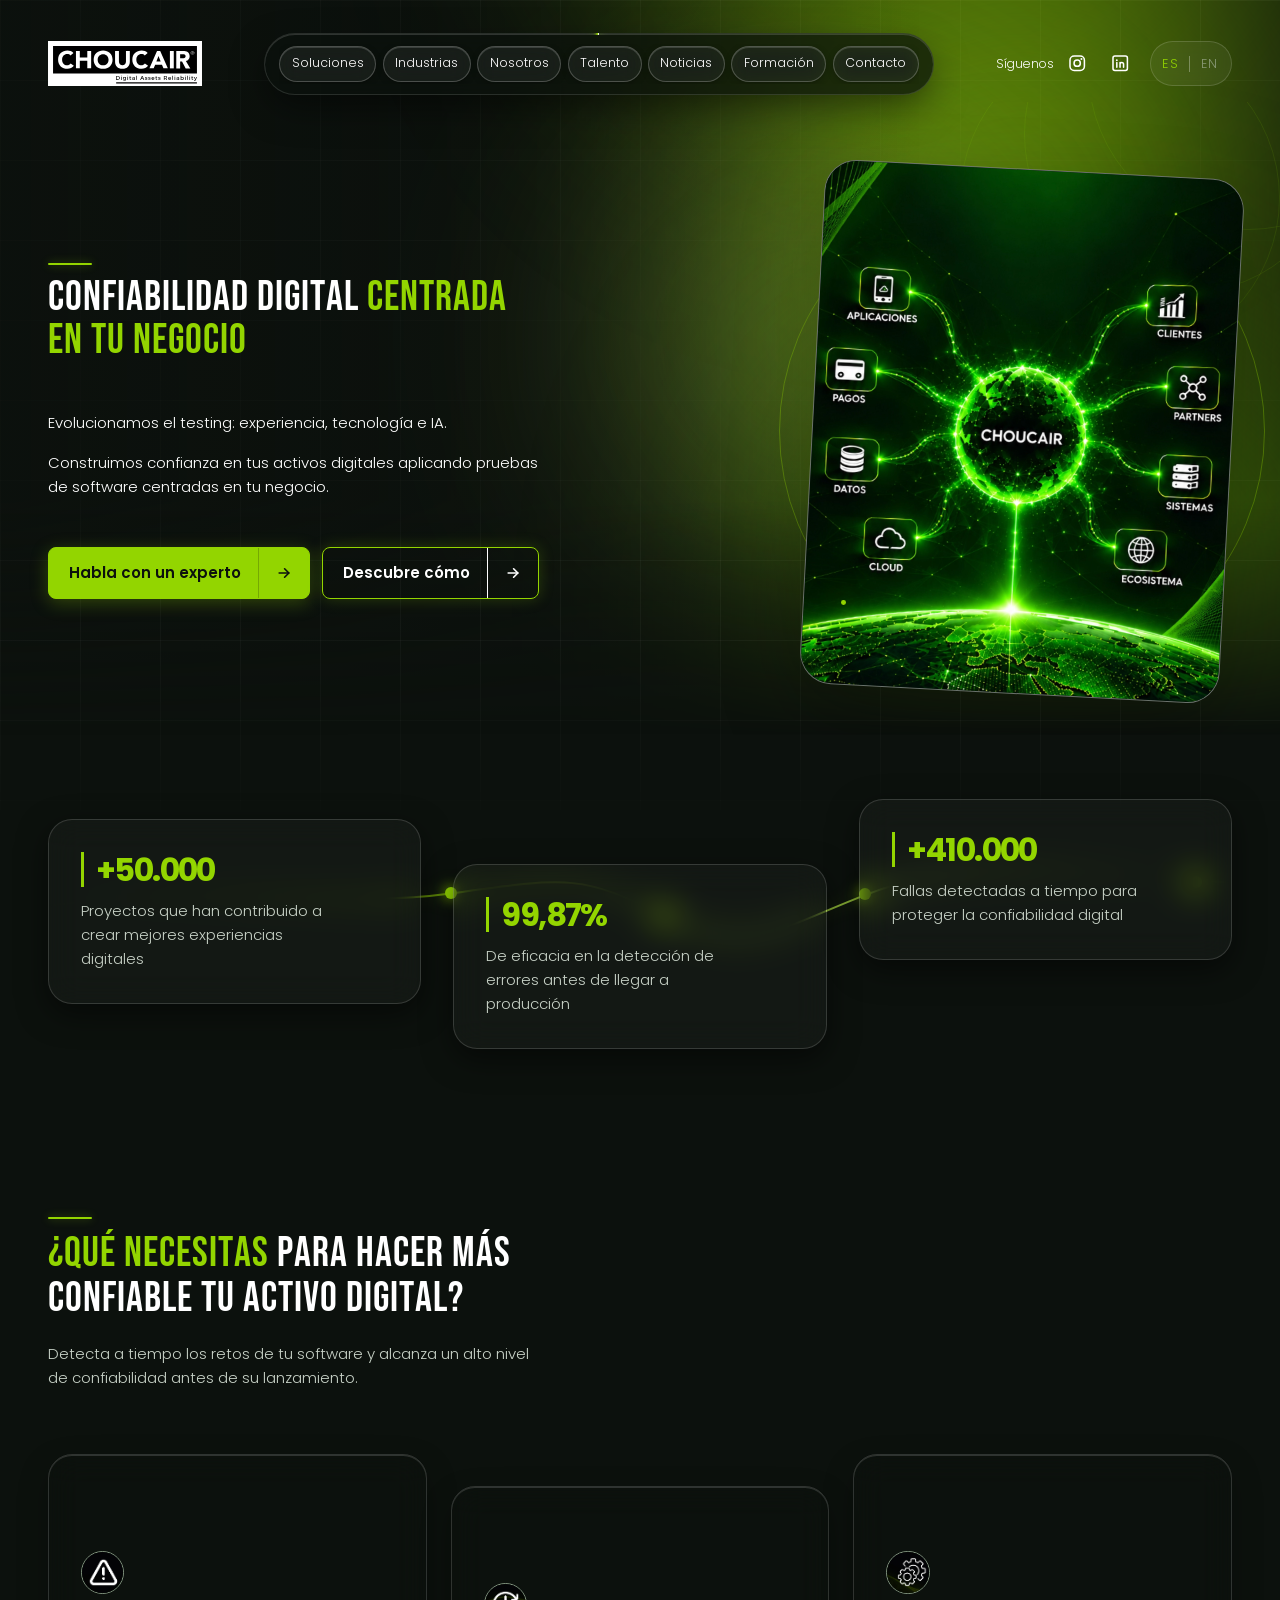
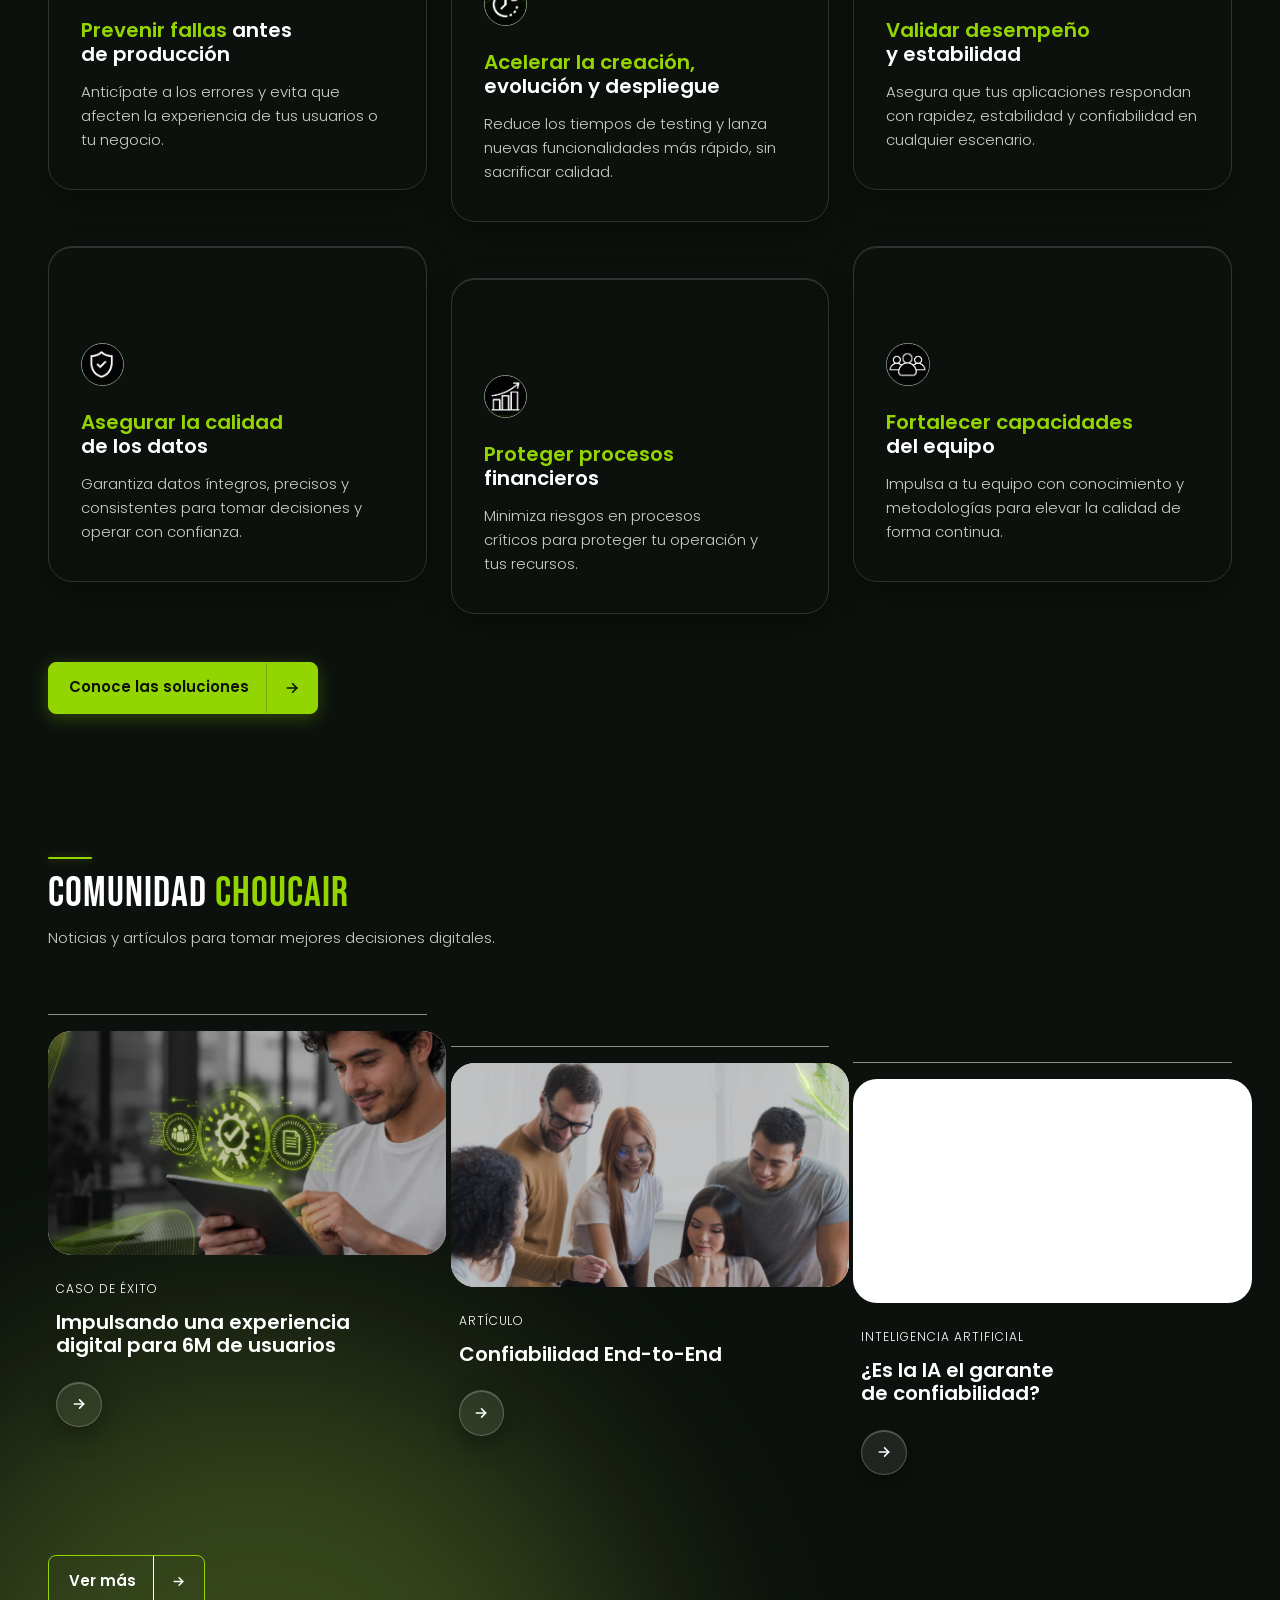
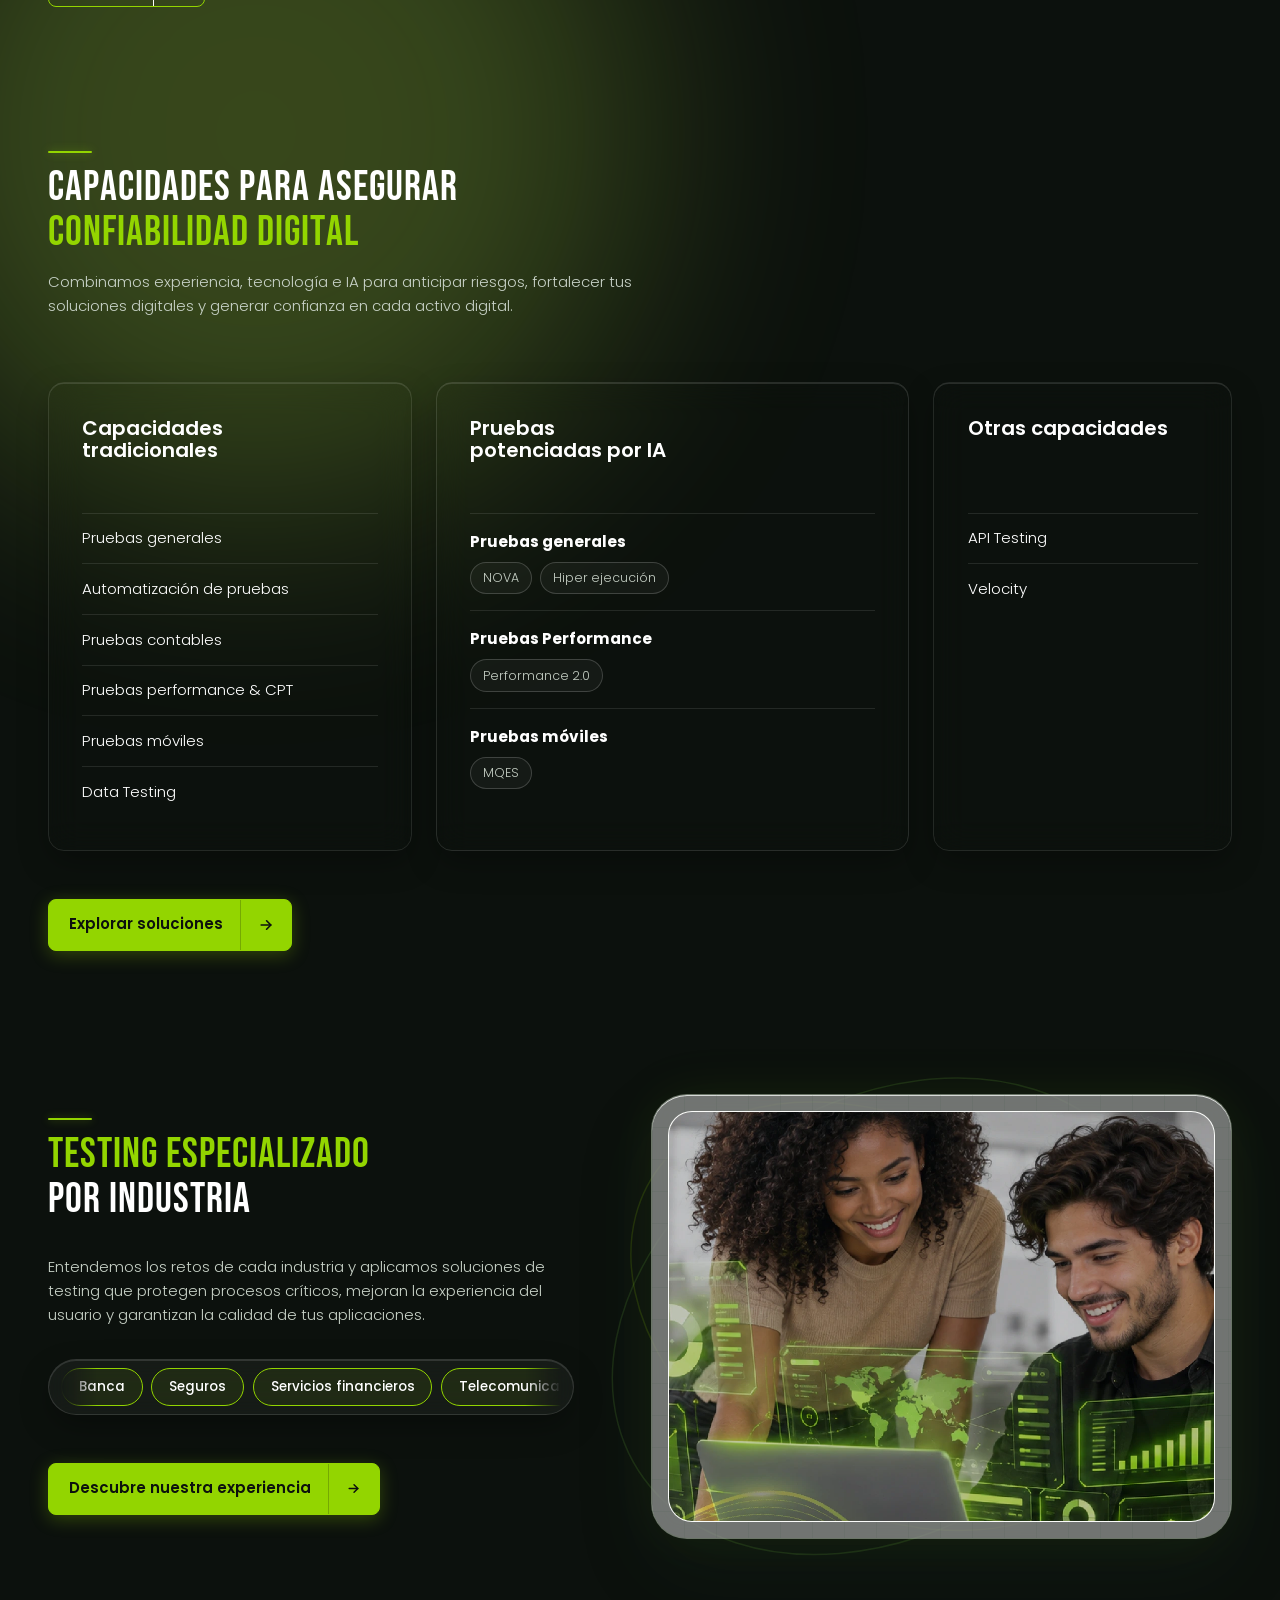
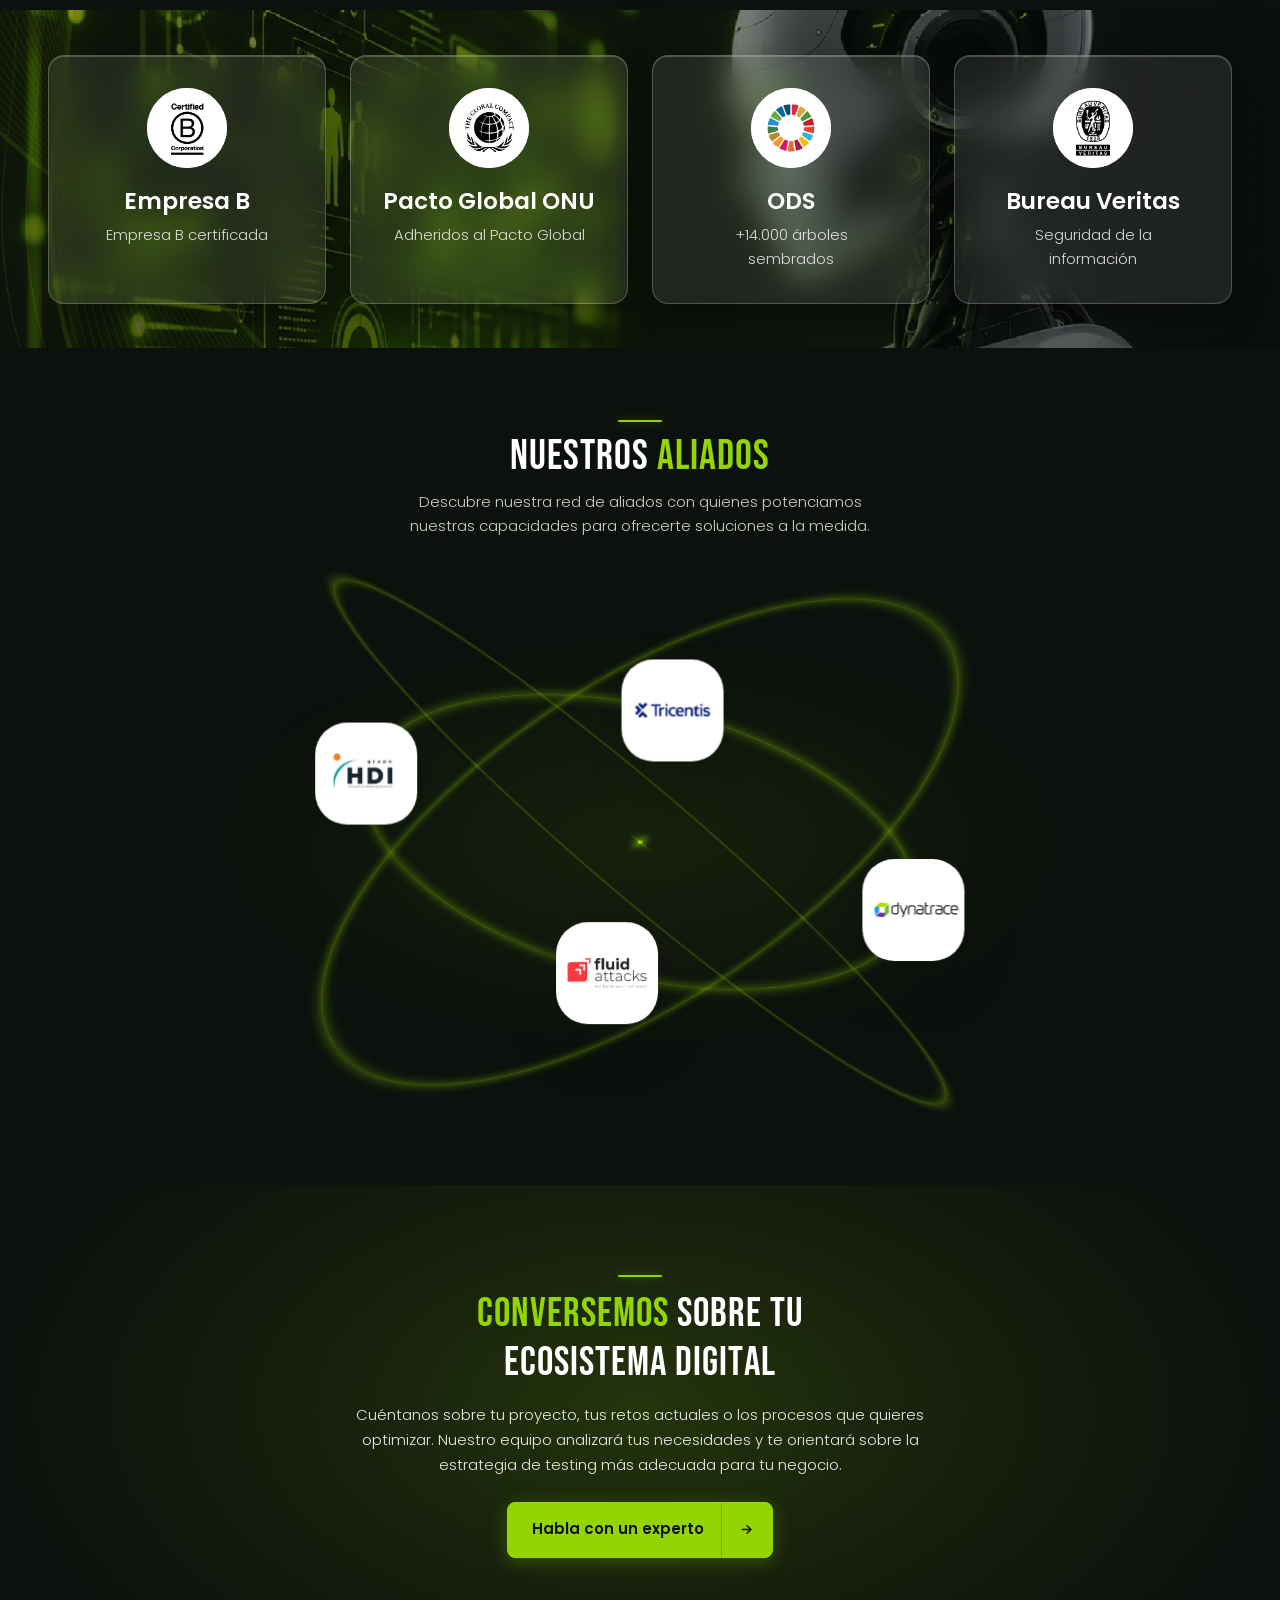
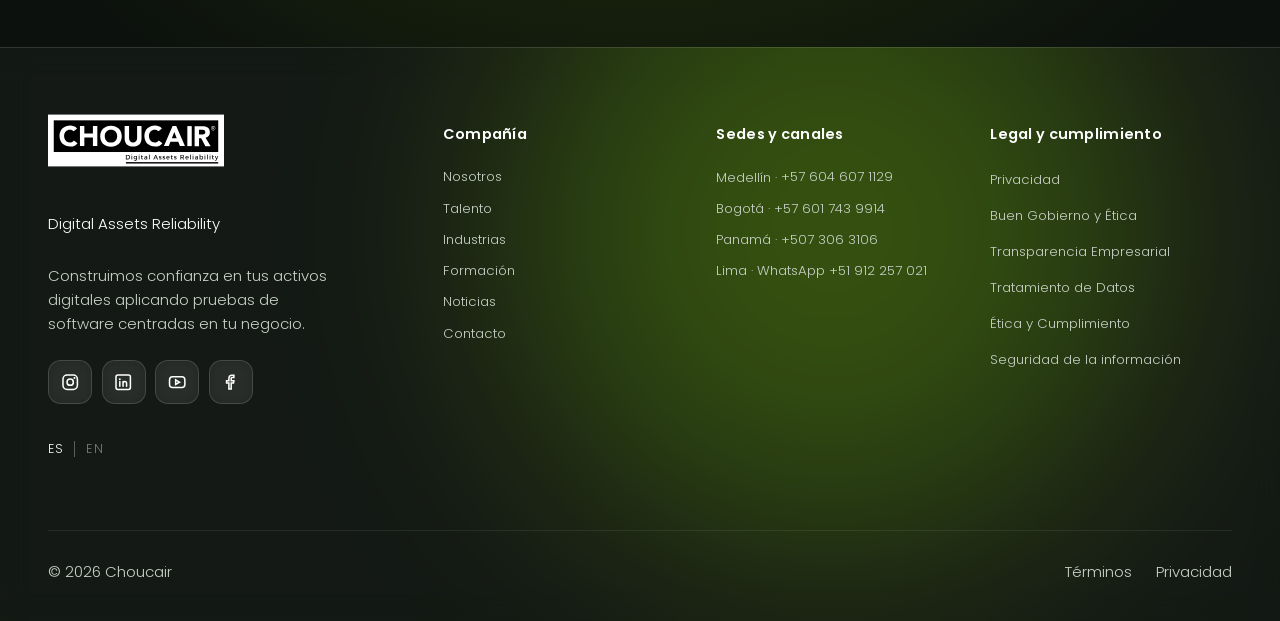
<file: index.html>
<!doctype html>
<html lang="es">
<head>
  <meta charset="utf-8">
  <meta name="viewport" content="width=device-width, initial-scale=1">
  <meta name="color-scheme" content="dark light">
  <meta name="description" content="Choucair · Confiabilidad digital centrada en tu negocio.">
  <title>Inicio · Choucair · C3 v0.3</title><meta name="robots" content="noindex,nofollow">
  <link rel="preconnect" href="https://fonts.googleapis.com">
  <link rel="preconnect" href="https://fonts.gstatic.com" crossorigin>
  <link rel="stylesheet" href="https://fonts.googleapis.com/css2?family=Poppins:wght@300;400;600;700&amp;display=swap">
  <link rel="stylesheet" href="tokens-base.css">
  <link rel="stylesheet" href="tokens.css">
  <link rel="stylesheet" href="home.css">
  <script src="home.js" defer></script>
<link rel="stylesheet" href="global-background.css"><script src="global-background.js" defer></script></head>
<body class="home-pilot site-background home-page">
  <a class="skip-link" href="#inicio">Saltar al contenido</a>
  <div class="global-aurora" aria-hidden="true"><span></span><span></span><span></span></div><div class="scroll-progress" aria-hidden="true"><span id="scroll-progress-bar"></span></div>
  <main id="main">
    <div class="hero-stage">
      <div class="hero-aurora" aria-hidden="true">
        <div class="hero-aurora-light"></div><div class="hero-aurora-light"></div><div class="hero-aurora-light"></div><div class="hero-aurora-light hero-aurora-pointer"></div>
      </div>
      <header class="site-header" id="top">
        <div class="header-shell">
          <div class="header-inner">
            <a class="brand-link" href="index.html" aria-label="Choucair · Ir al inicio"><img src="assets/brand/logo-choucair.svg" alt="" width="375" height="111"></a>
            <nav class="header-nav-pill" id="primary-nav" aria-label="Navegación principal">
              <ul class="header-nav-list"><li><a href="soluciones.html"><svg class="nav-item-icon" viewBox="0 0 24 24" aria-hidden="true" focusable="false"><path d="m4 7.5 8-4.5 8 4.5v9L12 21l-8-4.5z"/><path d="m4 7.5 8 4.5 8-4.5M12 12v9"/></svg><span>Soluciones</span></a></li><li><a href="industrias.html"><svg class="nav-item-icon" viewBox="0 0 24 24" aria-hidden="true" focusable="false"><path d="M4 21V5l8-2v18M12 9h8v12M2 21h20"/><path d="M7 7v.01M7 11v.01M7 15v.01M16 12v.01M16 16v.01"/></svg><span>Industrias</span></a></li><li><a href="nosotros.html"><svg class="nav-item-icon" viewBox="0 0 24 24" aria-hidden="true" focusable="false"><circle cx="9" cy="8" r="3"/><path d="M3 20v-1a6 6 0 0 1 12 0v1zM16 5.5a3 3 0 0 1 0 5.8M18 14a4 4 0 0 1 3 3.9V20h-3"/></svg><span>Nosotros</span></a></li><li class="nav-talent-desktop"><a href="https://talento.choucairtesting.com/" target="_blank" rel="noopener noreferrer">Talento</a></li><li class="nav-talent-mobile"><a href="https://talento.choucairtesting.com/" target="_blank" rel="noopener noreferrer"><svg class="nav-item-icon" viewBox="0 0 24 24" aria-hidden="true" focusable="false"><circle cx="12" cy="8" r="3"/><path d="M5 21v-1a7 7 0 0 1 14 0v1z"/></svg><span>Talento</span></a></li><li><a href="noticias.html"><svg class="nav-item-icon" viewBox="0 0 24 24" aria-hidden="true" focusable="false"><path d="M4 4h16v16H4zM2 7v12a1 1 0 0 0 1 1M8 8h8M8 12h8M8 16h5"/><path d="M16 15h2v3h-2z"/></svg><span>Noticias</span></a></li><li><a href="cursos.html"><svg class="nav-item-icon" viewBox="0 0 24 24" aria-hidden="true" focusable="false"><path d="M3 5.5A2.5 2.5 0 0 1 5.5 3H21v17H5.5A2.5 2.5 0 0 0 3 22z"/><path d="M3 5.5v14A2.5 2.5 0 0 1 5.5 17H21M8 7h8M8 11h8"/></svg><span>Formación</span></a></li><li><a href="contacto.html"><svg class="nav-item-icon" viewBox="0 0 24 24" aria-hidden="true" focusable="false"><rect x="3" y="5" width="18" height="14" rx="2"/><path d="m3 7 9 6 9-6"/></svg><span>Contacto</span></a></li></ul>
            <a class="mobile-whatsapp-cta" href="https://wa.me/573235688425" target="_blank" rel="noopener noreferrer"><svg class="mobile-whatsapp-icon" viewBox="0 0 24 24" aria-hidden="true" focusable="false"><path fill="currentColor" d="M17.472 14.382c-.297-.149-1.758-.867-2.03-.967-.273-.099-.471-.148-.67.15-.198.297-.768.966-.94 1.164-.173.198-.347.223-.644.075-.297-.149-1.255-.463-2.39-1.475-.883-.788-1.48-1.761-1.653-2.059-.173-.297-.018-.458.13-.606.134-.133.297-.347.446-.52.149-.174.198-.298.297-.496.099-.198.05-.372-.025-.52-.074-.149-.669-1.612-.916-2.207-.242-.579-.487-.5-.669-.51l-.57-.01c-.198 0-.52.074-.792.372s-1.04 1.016-1.04 2.479 1.065 2.875 1.213 3.074c.149.198 2.095 3.2 5.076 4.487.709.306 1.262.489 1.694.626.712.226 1.36.194 1.872.118.571-.085 1.758-.719 2.006-1.413.248-.694.248-1.289.173-1.413-.074-.124-.272-.198-.57-.347m-5.421 7.403h-.004a9.87 9.87 0 0 1-5.031-1.378l-.361-.214-3.741.982.999-3.648-.235-.374a9.86 9.86 0 0 1-1.51-5.26c.002-5.45 4.437-9.884 9.889-9.884a9.82 9.82 0 0 1 6.988 2.896 9.82 9.82 0 0 1 2.894 6.99c-.003 5.45-4.438 9.884-9.889 9.884m8.413-18.297A11.815 11.815 0 0 0 12.05 0C5.495 0 .16 5.335.157 11.89c0 2.096.547 4.142 1.588 5.946L.05 24l6.304-1.654a11.9 11.9 0 0 0 5.693 1.449h.005c6.554 0 11.89-5.335 11.893-11.89a11.82 11.82 0 0 0-3.481-8.417z"/></svg><span>Hablar por WhatsApp</span></a></nav>
            <div class="header-community">
              <div class="header-follow"><span class="header-follow-label">Síguenos</span><div class="header-socials social-links" role="group" aria-label="Redes sociales"><a href="https://www.instagram.com/choucairtesting/" target="_blank" rel="noopener noreferrer" aria-label="Instagram de Choucair"><svg class="social-icon social-icon-instagram" viewbox="0 0 24 24" aria-hidden="true"><rect x="2.6" y="2.6" width="18.8" height="18.8" rx="5.4"></rect><circle cx="12" cy="12" r="4.1"></circle><circle class="icon-dot" cx="17.55" cy="6.5" r="1.35"></circle></svg></a><a href="https://www.linkedin.com/company/choucairtesting/posts/?feedView=all" target="_blank" rel="noopener noreferrer" aria-label="LinkedIn de Choucair"><svg class="social-icon social-icon-linkedin" viewbox="0 0 24 24" aria-hidden="true"><rect x="2.6" y="2.6" width="18.8" height="18.8" rx="2.5"></rect><circle class="icon-dot" cx="7.6" cy="8" r="1.2"></circle><path d="M7.6 11.2v6.1M11.8 17.3v-6.1m0 2.2c0-1.4 1-2.3 2.3-2.3 1.4 0 2.3.9 2.3 2.4v3.8" stroke-linecap="round" stroke-linejoin="round"></path></svg></a></div></div>
              <div class="header-language"><div class="language-switch" role="group" aria-label="Idioma"><span aria-current="true">ES</span><span class="language-divider" aria-hidden="true"></span><button type="button" disabled title="Inglés aún no disponible" aria-label="Inglés, aún no disponible">EN</button></div></div>
            </div>
            <button class="mobile-menu-toggle" type="button" aria-controls="primary-nav" aria-expanded="false" aria-label="Abrir menú"><span class="mobile-menu-icon" aria-hidden="true"></span></button>
          </div>
        </div>
      </header>

        <!-- H01 · Banner principal -->
        <section class="home-section hero-section surface-dark" id="inicio" data-section="01" aria-labelledby="h01-title">
          <div class="signal-field" aria-hidden="true"><span class="signal-ring ring-one"></span><span class="signal-ring ring-two"></span><span class="signal-ring ring-three"></span></div>
          <div class="container hero-shell">
            <div class="hero-intro">
              <span class="section-kicker" aria-hidden="true"><span class="kicker-line"></span></span>
              <h1 class="display reveal" id="h01-title">Confiabilidad digital <span class="title-accent">centrada <span class="hero-title-desktop-break">en tu negocio</span></span></h1>
              <p class="hero-lead reveal">Evolucionamos el testing: experiencia, tecnología e IA.</p>
              <p class="hero-description reveal">Construimos confianza en tus activos digitales aplicando pruebas <span class="hero-description-desktop-break">de software centradas en tu negocio.</span></p>
              <div class="action-row reveal"><a class="button button-primary" href="contacto.html">Habla con un experto <span aria-hidden="true">↗</span></a><a class="button button-secondary hero-cta-featured" href="#necesidades">Descubre cómo <span aria-hidden="true">↘</span></a></div>
            </div>
            <div class="hero-visual reveal">
              <div class="hero-visual-grid" aria-hidden="true"></div>
              <div class="hero-orbit orbit-a" aria-hidden="true"></div><div class="hero-orbit orbit-b" aria-hidden="true"></div>
              <div class="hero-media"><img src="assets/media/INICIO-HERO-PRINCIPAL-HOME.webp" alt="Ilustración de un ecosistema digital conectado alrededor de Choucair: aplicaciones, clientes, pagos, partners, datos, sistemas y cloud" width="1080" height="1350" loading="eager" fetchpriority="high" decoding="async"></div>

            </div>
          </div>
        </section>
    </div>

    <!-- H01 · Evidencia inmediata, debajo del Hero -->
    <section class="home-section evidence-section surface-dark" aria-label="Indicadores de confiabilidad">
      <div class="container evidence-wrap reveal">
        <div class="evidence-grid" tabindex="0" aria-label="Tres indicadores de confiabilidad">
          <div class="evidence-connector" aria-hidden="true">
            <svg viewbox="0 0 1200 180" preserveaspectratio="none" focusable="false"><defs><lineargradient id="evidence-connector-gradient" x1="0" y1="0" x2="1" y2="0"><stop offset="0" stop-color="#93d500" stop-opacity="0"></stop><stop offset=".3" stop-color="#93d500" stop-opacity=".55"></stop><stop offset=".7" stop-color="#b7e94a" stop-opacity=".75"></stop><stop offset="1" stop-color="#93d500" stop-opacity="0"></stop></lineargradient></defs><path d="M0 90 C180 60 290 95 408 74 S540 48 624 103 S740 120 828 76 S1010 40 1200 60" fill="none" stroke="url(#evidence-connector-gradient)" stroke-width="2" vector-effect="non-scaling-stroke"></path></svg>
            <span class="evidence-node node-one"></span><span class="evidence-node node-two"></span><span class="evidence-node node-three"></span><span class="evidence-node node-four"></span>
          </div>
          <div class="evidence-plate"><strong><span class="stat-count" aria-hidden="true">+50.000</span><span class="visually-hidden">+50.000</span></strong><span>Proyectos que han contribuido a crear mejores experiencias digitales</span></div>
          <div class="evidence-plate evidence-plate--middle"><strong><span class="stat-count" aria-hidden="true">99,87%</span><span class="visually-hidden">99,87%</span></strong><span>De eficacia en la detección de errores antes de llegar a producción</span></div>
          <div class="evidence-plate evidence-plate--last"><strong><span class="stat-count" aria-hidden="true">+410.000</span><span class="visually-hidden">+410.000</span></strong><span>Fallas detectadas a tiempo para proteger la confiabilidad digital</span></div>
        </div>
      </div>
    </section>

    <!-- H02 · Entrada por necesidad -->
    <section class="home-section needs-section surface-dark" id="necesidades" data-section="02" aria-labelledby="h02-title">
      <div class="container section-frame">
        <div class="section-heading"><span class="section-kicker" aria-hidden="true"><span class="kicker-line"></span></span><h2 class="section-title reveal" id="h02-title"><span class="title-accent">¿Qué necesitas</span> para hacer más confiable tu activo digital?</h2><p class="section-description reveal">Detecta a tiempo los retos de tu software y alcanza un alto nivel <span class="needs-description-desktop-break">de confiabilidad antes de su lanzamiento.</span></p></div>
        <div class="need-grid" tabindex="0" aria-label="Necesidades digitales; desliza para ver más">
          <article class="need-card reveal"><span class="need-glyph" aria-hidden="true"><img src="assets/media/needs/need-1.webp" alt="" width="1001" height="1001" loading="lazy" decoding="async"></span><h3><span class="title-accent">Prevenir fallas</span> antes de producción</h3><p>Anticípate a los errores y evita que afecten la experiencia de tus usuarios o tu negocio.</p></article>
          <article class="need-card reveal"><span class="need-glyph" aria-hidden="true"><img src="assets/media/needs/need-2.webp" alt="" width="1001" height="1001" loading="lazy" decoding="async"></span><h3><span class="title-accent">Acelerar la creación,</span> evolución y despliegue</h3><p>Reduce los tiempos de testing y lanza nuevas funcionalidades más rápido, sin sacrificar calidad.</p></article>
          <article class="need-card reveal"><span class="need-glyph" aria-hidden="true"><img src="assets/media/needs/need-3.webp" alt="" width="1001" height="1001" loading="lazy" decoding="async"></span><h3><span class="title-accent">Validar desempeño</span> y estabilidad</h3><p>Asegura que tus aplicaciones respondan con rapidez, estabilidad y confiabilidad en cualquier escenario.</p></article>
          <article class="need-card reveal"><span class="need-glyph" aria-hidden="true"><img src="assets/media/needs/need-4.webp" alt="" width="1001" height="1001" loading="lazy" decoding="async"></span><h3><span class="title-accent">Asegurar la calidad</span> de los datos</h3><p>Garantiza datos íntegros, precisos y consistentes para tomar decisiones y operar con confianza.</p></article>
          <article class="need-card reveal"><span class="need-glyph" aria-hidden="true"><img src="assets/media/needs/need-5.webp" alt="" width="1001" height="1001" loading="lazy" decoding="async"></span><h3><span class="title-accent">Proteger procesos</span> financieros</h3><p>Minimiza riesgos en procesos críticos para proteger tu operación y tus recursos.</p></article>
          <article class="need-card reveal"><span class="need-glyph" aria-hidden="true"><img src="assets/media/needs/need-6.webp" alt="" width="1001" height="1001" loading="lazy" decoding="async"></span><h3><span class="title-accent">Fortalecer capacidades</span> del equipo</h3><p>Impulsa a tu equipo con conocimiento y metodologías para elevar la calidad de forma continua.</p></article>
        </div>
        <div class="section-tail reveal"><a class="button button-primary" href="soluciones.html">Conoce las soluciones <span aria-hidden="true">↗</span></a></div>
      </div>
    </section>

    <!-- H03 · Comunidad / noticias recientes -->
    <section class="home-section editorial-section surface-light" id="noticias" data-section="03" aria-labelledby="h03-title">
      <div class="container section-frame">
        <div class="section-heading"><span class="section-kicker" aria-hidden="true"><span class="kicker-line"></span></span><div class="heading-line heading-line--stacked"><h2 class="section-title reveal" id="h03-title">Comunidad <span class="title-accent">Choucair</span></h2><p class="section-description reveal">Noticias y artículos para tomar mejores decisiones digitales.</p></div></div>
        <div class="editorial-grid" tabindex="0" aria-label="Publicaciones de Comunidad Choucair; desliza para ver más">
          <article class="editorial-card reveal"><div class="editorial-cover"><img src="assets/media/editorial/INICIO-NOTICIAS-RECIENTES-DESKTOP-1.webp" alt="Persona consulta indicadores de calidad digital en una tableta" width="1601" height="901" loading="lazy" decoding="async"></div><div class="editorial-body"><p class="card-meta">Caso de éxito</p><h3>Impulsando una experiencia digital para 6M de usuarios</h3><a class="card-direction" aria-label="Abrir artículo: Impulsando una experiencia digital para 6M de usuarios" href="articulo.html">↗</a></div></article>
          <article class="editorial-card reveal"><div class="editorial-cover"><img src="assets/media/editorial/INICIO-NOTICIAS-CONFIABILIDAD-END-TO-END.webp" alt="Equipo de profesionales colaborando en una revisión de confiabilidad digital" width="1600" height="900" loading="lazy" decoding="async"></div><div class="editorial-body"><p class="card-meta">Artículo</p><h3>Confiabilidad End-to-End</h3><a class="card-direction" aria-label="Abrir artículo: Confiabilidad End-to-End" href="articulo.html">↗</a></div></article>
          <article class="editorial-card reveal"><div class="editorial-cover"><img src="assets/media/editorial/INICIO-NOTICIAS-IA-GARANTE-CONFIABILIDAD.webp" alt="Profesional interactuando con una interfaz de indicadores de calidad e inteligencia artificial" width="1600" height="900" loading="lazy" decoding="async"></div><div class="editorial-body"><p class="card-meta">Inteligencia artificial</p><h3>¿Es la IA el garante de confiabilidad?</h3><a class="card-direction" aria-label="Abrir artículo: ¿Es la IA el garante de confiabilidad?" href="articulo.html">↗</a></div></article>
        </div>
        <div class="section-tail reveal"><a class="button button-secondary" href="noticias.html">Ver más <span aria-hidden="true">↗</span></a></div>
      </div>
    </section>

    <!-- H04 · Mapa del portafolio -->
    <section class="home-section capability-section surface-dark" id="soluciones" data-section="04" aria-labelledby="h04-title">
      <div class="container section-frame">
        <div class="section-heading"><span class="section-kicker" aria-hidden="true"><span class="kicker-line"></span></span><div class="capacidades-header-wrapper"><h2 class="section-title reveal" id="h04-title">Capacidades para asegurar <span class="title-accent capability-title-break">confiabilidad digital</span></h2><p class="section-description reveal">Combinamos experiencia, tecnología e IA para anticipar riesgos, fortalecer tus soluciones digitales y generar confianza en cada activo digital.</p></div></div>
        <div class="capability-map" aria-label="Tres pilares del portafolio de capacidades">
          <div class="capability-panel reveal"><h3>Capacidades tradicionales</h3><ul><li>Pruebas generales</li><li>Automatización de pruebas</li><li>Pruebas contables</li><li>Pruebas performance &amp; CPT</li><li>Pruebas móviles</li><li>Data Testing</li></ul></div>
          <div class="capability-panel capability-panel-featured reveal"><h3>Pruebas potenciadas por IA</h3><div class="ai-capability"><strong>Pruebas generales</strong><div><span>NOVA</span><span>Hiper ejecución</span></div></div><div class="ai-capability"><strong>Pruebas Performance</strong><div><span>Performance 2.0</span></div></div><div class="ai-capability"><strong>Pruebas móviles</strong><div><span>MQES</span></div></div></div>
          <div class="capability-panel reveal"><h3>Otras capacidades</h3><ul><li>API Testing</li><li>Velocity</li></ul></div>
        </div>
        <div class="section-tail reveal"><a class="button button-primary" href="soluciones.html">Explorar soluciones <span aria-hidden="true">↗</span></a></div>
      </div>
    </section>

    <!-- H05 · Experiencia por industria -->
    <section class="home-section industry-section surface-light" id="industrias" data-section="05" aria-labelledby="h05-title">
      <div class="container industry-layout">
        <div class="industry-copy"><span class="section-kicker" aria-hidden="true"><span class="kicker-line"></span></span><h2 class="section-title reveal" id="h05-title"><span class="title-accent">Testing especializado</span> por industria</h2><p class="section-description reveal">Entendemos los retos de cada industria y aplicamos soluciones de testing que protegen procesos críticos, mejoran la experiencia del usuario y garantizan la calidad de tus aplicaciones.</p>
          <div class="industry-tag-rail reveal">
            <button class="industry-tag-arrow industry-tag-arrow--previous" type="button" aria-label="Ver industrias anteriores" disabled><svg viewbox="0 0 24 24" aria-hidden="true" focusable="false"><path d="m14.5 5-7 7 7 7"></path></svg></button>
            <div class="industry-tag-viewport" aria-label="Industrias representadas; desplaza horizontalmente para ver todas" tabindex="0"><div class="industry-tag-track"><ul class="industry-tags"><li>Banca</li><li>Seguros</li><li>Servicios financieros</li><li>Telecomunicaciones</li><li>Retail</li></ul><ul class="industry-tags industry-tags--clone" aria-hidden="true"><li>Banca</li><li>Seguros</li><li>Servicios financieros</li><li>Telecomunicaciones</li><li>Retail</li></ul></div></div>
            <button class="industry-tag-arrow industry-tag-arrow--next" type="button" aria-label="Ver más industrias"><svg viewbox="0 0 24 24" aria-hidden="true" focusable="false"><path d="m9.5 5 7 7-7 7"></path></svg></button>
          </div>
          <a class="button button-primary" href="industrias.html">Descubre nuestra experiencia <span aria-hidden="true">↗</span></a></div>
        <div class="industry-visual-wrap reveal"><svg class="industry-orbit" viewbox="0 0 1000 750" preserveaspectratio="none" aria-hidden="true" focusable="false"><g transform="rotate(-18 500 375)"><ellipse cx="500" cy="375" rx="484" ry="310"></ellipse><circle class="industry-orbit-node" r="7"><animatemotion dur="18s" repeatcount="indefinite" path="M 984,375 A 484,310 0 1,1 16,375 A 484,310 0 1,1 984,375"></animatemotion></circle></g><g transform="rotate(18 500 375)"><ellipse cx="500" cy="375" rx="452" ry="276"></ellipse></g></svg><div class="industry-visual"><div class="industry-media"><img src="assets/media/industry/INICIO-EXPERIENCIA-POR-INDUSTRIA-MOBILE.webp" alt="Dos personas revisan información digital en un portátil" width="1081" height="1351" loading="lazy" decoding="async"></div></div></div>
      </div>
    </section>

    <!-- H06 · Confianza con respaldo -->
    <section class="home-section trust-section surface-dark" id="respaldo" data-section="06" aria-labelledby="h06-title">
      <div class="container section-frame">
        <h2 class="section-title visually-hidden" id="h06-title">Empresa B, Pacto Global ONU, ODS y Bureau Veritas</h2>
        <div class="trust-grid">
          <div class="trust-item reveal"><span class="trust-symbol trust-symbol--logo" aria-hidden="true"><img src="assets/media/partners/INICIO-ALIADOS-Y-PARTNERS-DESKTOP-MOBILE-5.webp" alt="" width="1001" height="1001" loading="lazy" decoding="async"></span><strong>Empresa B</strong><span>Empresa B certificada</span></div>
          <div class="trust-item reveal"><span class="trust-symbol trust-symbol--logo" aria-hidden="true"><img src="assets/media/partners/INICIO-ALIADOS-Y-PARTNERS-DESKTOP-MOBILE-7.webp" alt="" width="1001" height="1001" loading="lazy" decoding="async"></span><strong>Pacto Global ONU</strong><span>Adheridos al Pacto Global</span></div>
          <div class="trust-item reveal"><span class="trust-symbol trust-symbol--logo" aria-hidden="true"><img src="assets/media/partners/INICIO-ALIADOS-Y-PARTNERS-DESKTOP-MOBILE-6.webp" alt="" width="1001" height="1001" loading="lazy" decoding="async"></span><strong>ODS</strong><span>+14.000 árboles sembrados</span></div>
          <div class="trust-item reveal"><span class="trust-symbol trust-symbol--logo" aria-hidden="true"><img src="assets/media/partners/INICIO-ALIADOS-Y-PARTNERS-DESKTOP-MOBILE-8.webp" alt="" width="1001" height="1001" loading="lazy" decoding="async"></span><strong>Bureau Veritas</strong><span>Seguridad de la información</span></div>
        </div>
      </div>
    </section>

    <!-- H07 · Aliados -->
    <section class="home-section partners-section surface-light" id="aliados" data-section="07" aria-labelledby="h07-title">
      <div class="container section-frame">
        <div class="section-heading partners-heading"><span class="section-kicker" aria-hidden="true"><span class="kicker-line"></span></span><div class="heading-line"><h2 class="section-title reveal" id="h07-title">Nuestros <span class="title-accent">aliados</span></h2><p class="section-description reveal">Descubre nuestra red de aliados con quienes potenciamos nuestras capacidades para ofrecerte soluciones a la medida.</p></div></div>

        <div class="partner-orbit-scene">
          <div class="partner-orbit-lines" aria-hidden="true"><span class="partner-orbit-ring partner-orbit-ring--outer"><span class="partner-orbit-node"></span></span><span class="partner-orbit-ring partner-orbit-ring--inner"><span class="partner-orbit-node"></span></span><span class="partner-orbit-ring partner-orbit-ring--tertiary"><span class="partner-orbit-node"></span></span></div>
          <ul class="partner-cloud reveal" aria-label="Aliados de Choucair">
            <li class="partner-orbit-item"><a class="partner-card" href="https://www.dynatrace.com/" target="_blank" rel="noopener noreferrer" aria-label="Visitar Dynatrace"><img src="assets/media/partners/INICIO-ALIADOS-Y-PARTNERS-DESKTOP-MOBILE-1.webp" alt="Dynatrace" width="1001" height="1001" loading="lazy" decoding="async"></a></li>
            <li class="partner-orbit-item"><a class="partner-card" href="https://fluidattacks.com/es/" target="_blank" rel="noopener noreferrer" aria-label="Visitar Fluid Attacks"><img src="assets/media/partners/INICIO-ALIADOS-Y-PARTNERS-DESKTOP-MOBILE-2.webp" alt="Fluid Attacks" width="1001" height="1001" loading="lazy" decoding="async"></a></li>
            <li class="partner-orbit-item"><a class="partner-card" href="https://www.grupohdi.com/inicio.html" target="_blank" rel="noopener noreferrer" aria-label="Visitar Grupo HDI"><img src="assets/media/partners/INICIO-ALIADOS-Y-PARTNERS-DESKTOP-MOBILE-3.webp" alt="Grupo HDI" width="1001" height="1001" loading="lazy" decoding="async"></a></li>
            <li class="partner-orbit-item"><a class="partner-card" href="https://www.tricentis.com/" target="_blank" rel="noopener noreferrer" aria-label="Visitar Tricentis"><img src="assets/media/partners/INICIO-ALIADOS-Y-PARTNERS-DESKTOP-MOBILE-4.webp" alt="Tricentis" width="1001" height="1001" loading="lazy" decoding="async"></a></li>
          </ul>
        </div>
      </div>
    </section>

  <div class="closing-stage home-closing-stage">
    <div class="closing-aurora" aria-hidden="true"><span class="closing-aurora-light"></span><span class="closing-aurora-light"></span><span class="closing-aurora-light"></span><span class="closing-aurora-light"></span></div>
    <!-- H08 · Conversión principal -->
    <section class="home-section closing-section home-closing-cta" id="contacto" data-section="08" aria-labelledby="h08-title">
      <div class="container closing-layout"><div class="closing-copy"><span class="section-kicker" aria-hidden="true"><span class="kicker-line"></span></span><h2 class="section-title reveal" id="h08-title"><span class="title-accent">Conversemos</span> sobre tu ecosistema digital</h2><p class="section-description reveal">Cuéntanos sobre tu proyecto, tus retos actuales o los procesos que quieres optimizar. Nuestro equipo analizará tus necesidades y te orientará sobre la estrategia de testing más adecuada para tu negocio.</p></div><div class="closing-action reveal"><a class="button button-primary button-large" href="contacto.html">Habla con un experto <span aria-hidden="true">↗</span></a></div></div>
    </section>
  </div>
  </main>

  <footer class="site-footer" aria-label="Pie de página">
    <div class="footer-shell reveal">
      <div class="footer-brand"><img src="assets/brand/logo-choucair.svg" alt="Choucair" width="375" height="111"><span class="footer-tagline">Digital Assets Reliability</span><p class="footer-description">Construimos confianza en tus activos digitales aplicando pruebas de software centradas en tu negocio.</p><div class="footer-socials social-links" role="group" aria-label="Redes sociales"><a href="https://www.instagram.com/choucairtesting/" target="_blank" rel="noopener noreferrer" aria-label="Instagram de Choucair"><svg class="social-icon social-icon-instagram" viewbox="0 0 24 24" aria-hidden="true"><rect x="2.6" y="2.6" width="18.8" height="18.8" rx="5.4"></rect><circle cx="12" cy="12" r="4.1"></circle><circle class="icon-dot" cx="17.55" cy="6.5" r="1.35"></circle></svg></a><a href="https://www.linkedin.com/company/choucairtesting/posts/?feedView=all" target="_blank" rel="noopener noreferrer" aria-label="LinkedIn de Choucair"><svg class="social-icon social-icon-linkedin" viewbox="0 0 24 24" aria-hidden="true"><rect x="2.6" y="2.6" width="18.8" height="18.8" rx="2.5"></rect><circle class="icon-dot" cx="7.6" cy="8" r="1.2"></circle><path d="M7.6 11.2v6.1M11.8 17.3v-6.1m0 2.2c0-1.4 1-2.3 2.3-2.3 1.4 0 2.3.9 2.3 2.4v3.8" stroke-linecap="round" stroke-linejoin="round"></path></svg></a><a href="https://www.youtube.com/@ChoucairTestingSA" target="_blank" rel="noopener noreferrer" aria-label="YouTube de Choucair"><svg class="social-icon" viewbox="0 0 24 24" aria-hidden="true"><rect x="2" y="5" width="20" height="14" rx="4"></rect><path d="m10 9 5 3-5 3z"></path></svg></a><a href="https://www.facebook.com/ChoucairTesting/" target="_blank" rel="noopener noreferrer" aria-label="Facebook de Choucair"><svg class="social-icon" viewbox="0 0 24 24" aria-hidden="true"><path d="M15.5 3H13a4 4 0 0 0-4 4v3H6v3h3v8h3v-8h3l.5-3H12V7a1 1 0 0 1 1-1h2.5z"></path></svg></a></div><div class="language-switch" role="group" aria-label="Idioma"><span aria-current="true">ES</span><span class="language-divider" aria-hidden="true"></span><button type="button" disabled title="Inglés aún no disponible" aria-label="Inglés, aún no disponible">EN</button></div></div>
      <details class="footer-group"><summary><h2>Compañía</h2></summary><ul><li><a href="nosotros.html">Nosotros</a></li><li><a href="https://talento.choucairtesting.com/" target="_blank" rel="noopener noreferrer">Talento</a></li><li><a href="industrias.html">Industrias</a></li><li><a href="cursos.html">Formación</a></li><li><a href="noticias.html">Noticias</a></li><li><a href="contacto.html">Contacto</a></li></ul></details>
      <details class="footer-group"><summary><h2>Sedes y canales</h2></summary><ul><li>Medellín · <a href="tel:+576046071129">+57 604 607 1129</a></li><li>Bogotá · <a href="tel:+576017439914">+57 601 743 9914</a></li><li>Panamá · <a href="tel:+5073063106">+507 306 3106</a></li><li>Lima · WhatsApp <a href="tel:+51912257021">+51 912 257 021</a></li></ul></details>
      <details class="footer-group"><summary><h2>Legal y cumplimiento</h2></summary><ul><li><button type="button" data-preview-target="Privacidad">Privacidad</button></li><li><button type="button" data-preview-target="Buen Gobierno y Ética">Buen Gobierno y Ética</button></li><li><button type="button" data-preview-target="Transparencia Empresarial">Transparencia Empresarial</button></li><li><button type="button" data-preview-target="Tratamiento de Datos">Tratamiento de Datos</button></li><li><button type="button" data-preview-target="Ética y Cumplimiento">Ética y Cumplimiento</button></li><li><button type="button" data-preview-target="Seguridad de la información">Seguridad de la información</button></li></ul></details>
    </div>
    <div class="footer-bottom"><span>© 2026 Choucair</span><div class="footer-bottom-links"><button type="button" data-preview-target="Términos">Términos</button><button type="button" data-preview-target="Privacidad">Privacidad</button></div></div>
  </footer>
  <button class="back-to-top" type="button" aria-label="Volver al inicio" title="Volver al inicio" tabindex="-1" aria-hidden="true">↑</button>
  <div class="preview-notice" id="preview-notice" role="status" aria-live="polite" hidden><span id="preview-message"></span><button type="button" id="preview-dismiss" aria-label="Cerrar aviso">×</button></div>
  <style>
    /* Solo las decoraciones orbitales quedan fuera de la interacción. */
    .partner-orbit-lines,
    .partner-cloud::before,
    .partner-cloud::after {
      pointer-events: none !important;
    }

    /* La lista y cada enlace permanecen interactivos. */
    .partner-cloud,
    .partner-orbit-item {
      pointer-events: auto !important;
    }

    a.partner-card {
      pointer-events: auto !important;
      position: relative !important;
      z-index: 999999 !important;
      cursor: pointer !important;
      display: flex !important;
      text-decoration: none !important;
    }

    /* El área completa del enlace recibe el clic. */
    a.partner-card * {
      pointer-events: none !important;
    }
  </style>
</body>
</html>
</file>
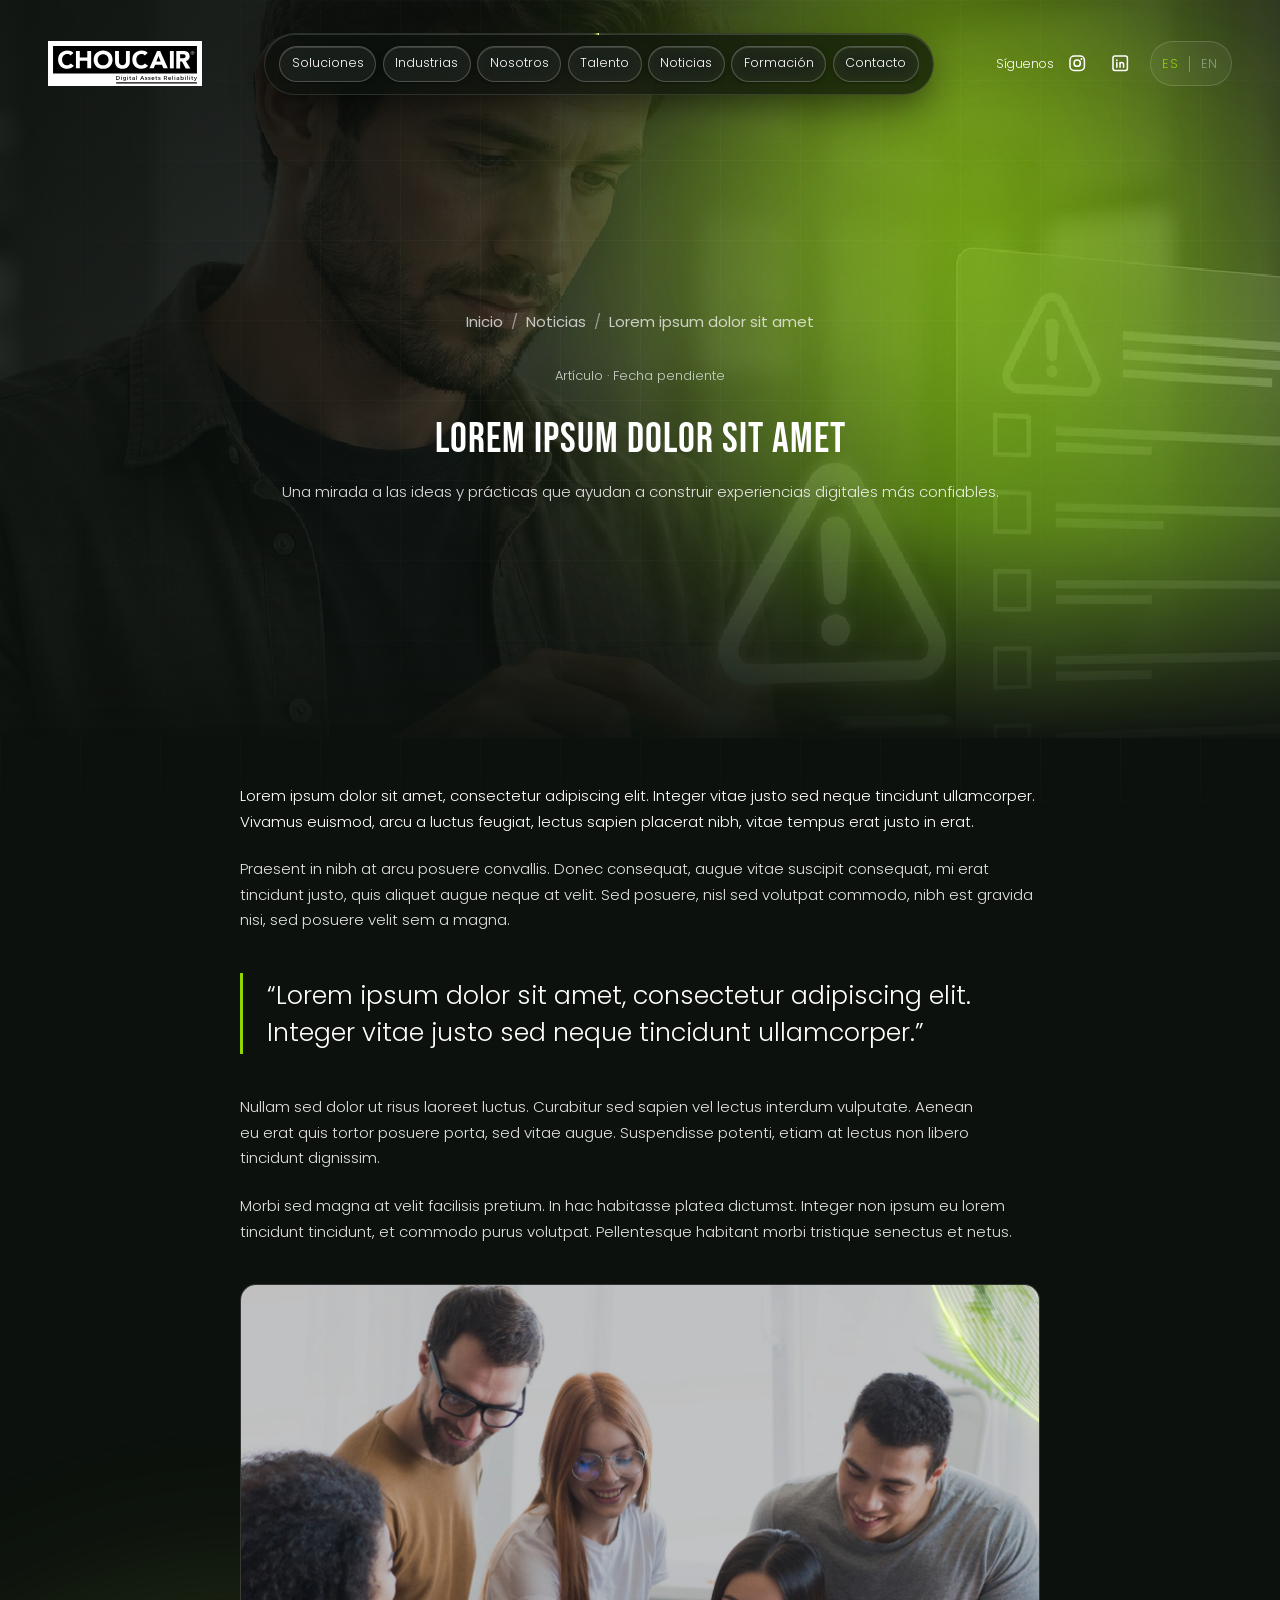
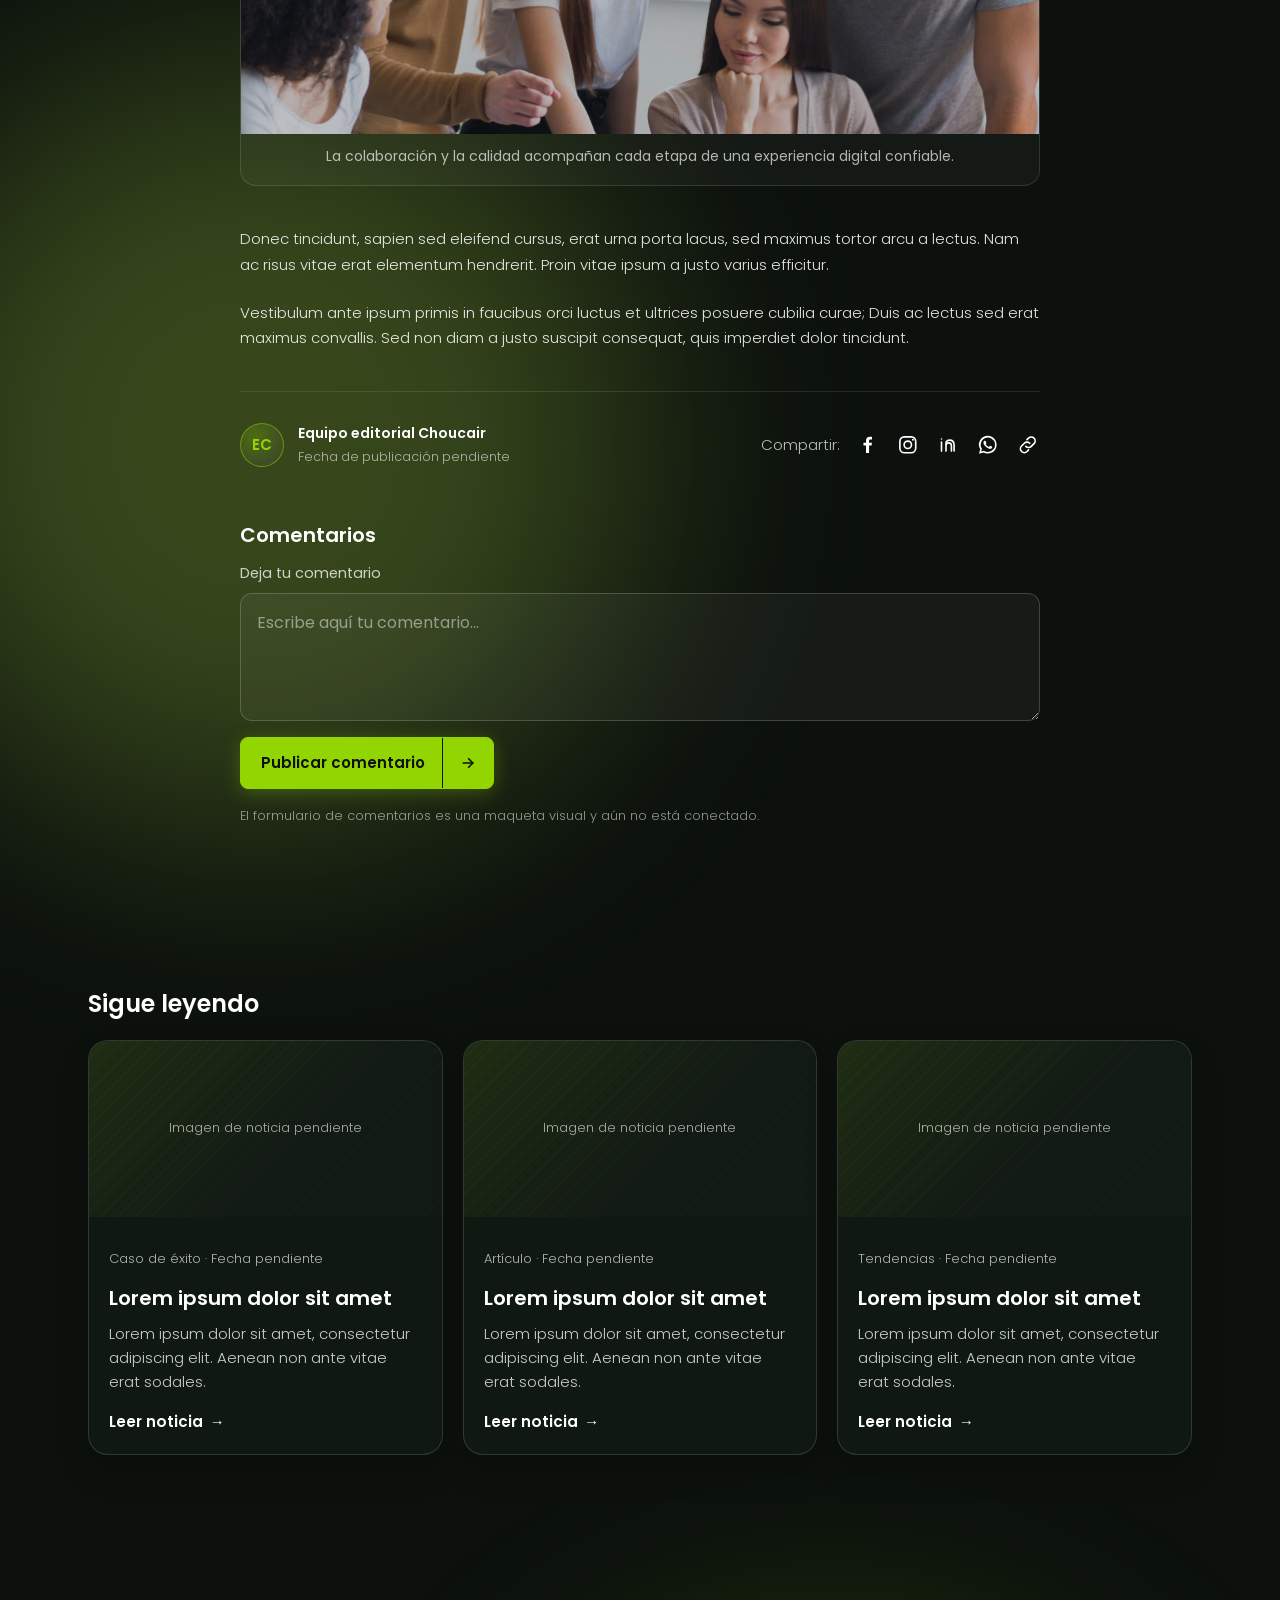
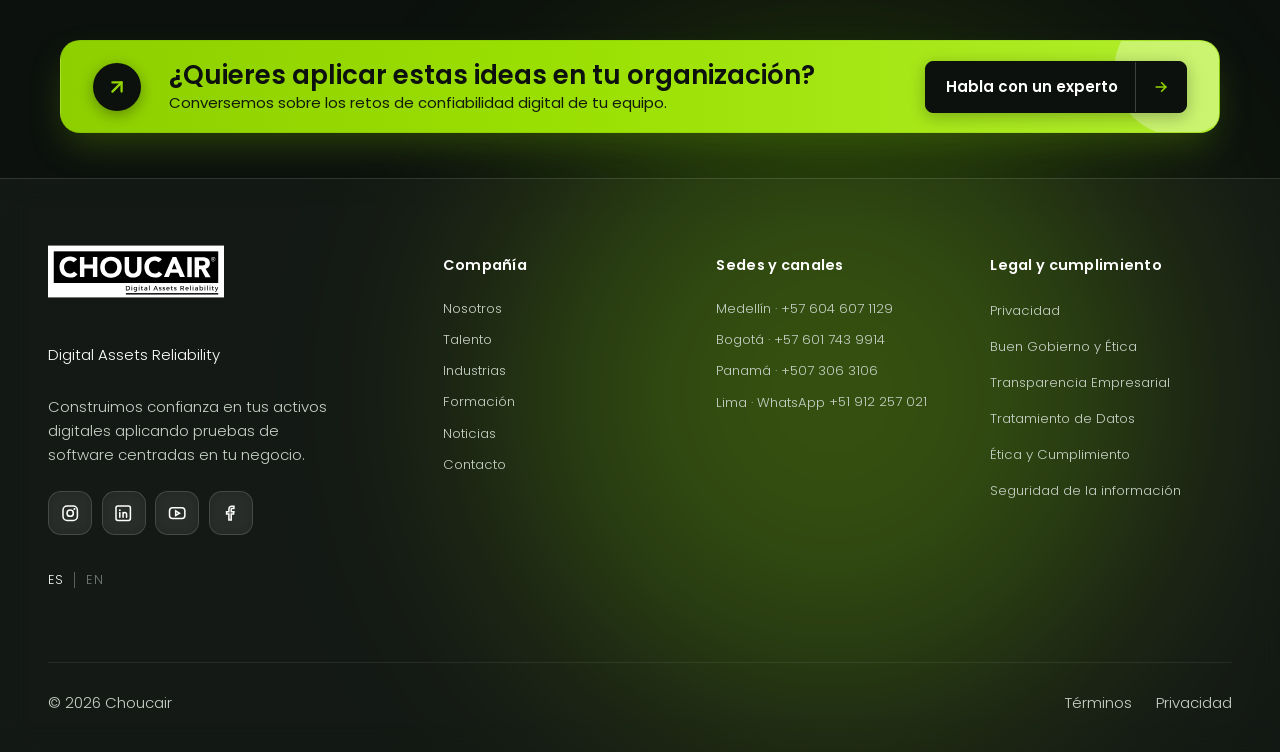
<file: articulo.html>
<!doctype html>
<html lang="es"><head>
  <meta charset="utf-8">
  <meta name="viewport" content="width=device-width, initial-scale=1">
  <meta name="color-scheme" content="dark light">
  <meta name="robots" content="noindex,nofollow">
  <title>Artículo pendiente · Choucair · C3 v0.3</title>
  <link rel="preconnect" href="https://fonts.googleapis.com">
  <link rel="preconnect" href="https://fonts.gstatic.com" crossorigin>
  <link rel="stylesheet" href="https://fonts.googleapis.com/css2?family=Poppins:wght@300;400;600;700&amp;display=swap">
  <link rel="stylesheet" href="tokens-base.css">
  <link rel="stylesheet" href="tokens.css">
  <link rel="stylesheet" href="home.css">
  <script src="interior.js" defer></script><link rel="stylesheet" href="interior.css">
<link rel="stylesheet" href="global-background.css"><script src="global-background.js" defer></script><link rel="stylesheet" href="cta-pill.css"><style>
  .article-hero {
    display: grid;
    place-items: center;
    grid-template-columns: minmax(0, 1fr) !important;
    min-height: min(82vh, 760px);
    padding: calc(var(--header-height, 5.25rem) + 4rem) var(--page-gutter) 5rem !important;
    text-align: center;
    background-image: linear-gradient(180deg, rgba(12,17,13,.62) 0%, rgba(12,17,13,.38) 48%, rgba(12,17,13,.96) 100%), url('assets/media/editorial/NOTICIAS-CASOS-Y-ARTICULOS-DESKTOP-6.webp') !important;
    background-position: center;
    background-size: cover;
  }
  .article-hero-copy { position: relative; z-index: 2; display: flex; flex-direction: column; align-items: center; justify-content: center; gap: 1rem; width: min(100%, 900px); margin: 0 auto; text-align: center; }
  .article-breadcrumbs { margin: 0; color: rgba(255,255,255,.72); font: 400 .875rem/1.5 'Poppins', sans-serif; }
  .article-breadcrumbs ol { display: flex; flex-wrap: wrap; justify-content: center; gap: .5rem; margin: 0; padding: 0; list-style: none; }
  .article-breadcrumbs li + li::before { content: "/"; margin-right: .5rem; color: rgba(255,255,255,.48); }
  .article-breadcrumbs a { color: inherit; text-decoration: none; }
  .article-breadcrumbs a:hover, .article-breadcrumbs a:focus-visible { color: #fff; text-decoration: underline; text-underline-offset: .2em; }
  .article-hero-copy h1 { max-width: min(100%, 56rem); margin: 0 auto !important; text-align: center; text-wrap: balance; }
  .article-dek { max-width: min(100%, 56rem) !important; margin: 0 !important; color: rgb(255 255 255 / .86) !important; }
  .article-reading { width: min(100%, 800px); margin-inline: auto; color: rgba(255,255,255,.88); }
  .article-reading p { max-width: none; margin: 0 0 1.4rem; color: inherit; font: 400 15px/1.7 'Poppins', sans-serif; }
  .article-reading .article-copy-lead { color: #fff; font-size: 15px; }
  .article-inline-media { display: grid; place-items: center; gap: .75rem; margin: 2.5rem 0; padding: 0; overflow: hidden; border: 1px solid rgba(255,255,255,.12); border-radius: 1rem; background: rgba(255,255,255,.035) !important; color: rgba(255,255,255,.68); text-align: center; }
  .article-inline-media img { display: block; width: 100%; max-height: 30rem; object-fit: cover; }
  .article-inline-media figcaption { padding: 0 1.25rem 1.15rem; font: 400 .875rem/1.5 'Poppins', sans-serif; }
  .article-quote { margin: 2.5rem 0; padding: .25rem 0 .25rem 1.5rem; border-left: 3px solid var(--brand-lime, #93d500); color: #fff; }
  .article-quote p { margin: 0; font-size: clamp(1.25rem, 1.1rem + .6vw, 1.75rem); font-weight: 600; line-height: 1.45; }
  .article-author-share { display: flex; justify-content: space-between; align-items: center; gap: 1.5rem; margin-top: 2.5rem; padding-top: 30px; border-top: 1px solid rgba(255,255,255,.1); }
  .article-author { display: flex; align-items: center; gap: .85rem; min-width: 0; }
  .article-author-avatar { display: grid; width: 2.75rem; height: 2.75rem; flex: 0 0 2.75rem; place-items: center; border: 1px solid rgba(147,213,0,.5); border-radius: 50%; background: radial-gradient(circle at 35% 30%, rgba(147,213,0,.26), rgba(255,255,255,.04) 68%); color: var(--brand-lime, #93d500); font: 600 .75rem/1 'Poppins', sans-serif; }
  .article-author-copy { display: grid; gap: .2rem; }
  .article-author-copy strong, .article-author-copy span, .article-share { font-family: 'Poppins', sans-serif; }
  .article-author-copy strong { color: #fff; font-size: .875rem; font-weight: 600; }
  .article-author-copy span { color: rgba(255,255,255,.62); font-size: .78rem; }
  .article-share { display: flex; align-items: center; justify-content: flex-end; flex-wrap: wrap; gap: 16px; color: rgba(255,255,255,.72); font-size: .82rem; }
  .article-share a, .article-share button { display: inline-flex; align-items: center; justify-content: center; width: 1.5rem; height: 1.5rem; padding: 0; border: 0; background: transparent; color: #fff; font: inherit; text-decoration: none; cursor: pointer; transition: color .2s ease, transform .2s ease; }
  .article-share svg { display: block; width: 1.35rem; height: 1.35rem; overflow: visible; }
  .article-share .article-share-icon-line { fill: none; stroke: currentColor; stroke-width: 1.8; stroke-linecap: round; stroke-linejoin: round; }
  .article-share a:hover, .article-share a:focus-visible, .article-share button:hover, .article-share button:focus-visible { color: var(--brand-lime, #93d500); transform: translateY(-2px); }
  .article-share-status { flex-basis: 100%; min-height: 1em; color: var(--brand-lime, #93d500); text-align: right; }
  .article-share-status:empty { display: none; }
  .article-comments { margin-top: 3.5rem; }
  .article-comments h3 { margin: 0 0 1rem; color: #fff; font: 600 1.5rem/1.2 'Poppins', sans-serif; letter-spacing: 0; }
  .article-comment-form { display: grid; justify-items: start; gap: 1rem; width: 100%; }
  .article-comment-form label { display: block; width: 100%; color: rgba(255,255,255,.76); font: 400 .9rem/1.5 'Poppins', sans-serif; }
  .article-comment-form textarea { display: block; box-sizing: border-box; width: 100%; min-height: 8rem; margin-top: .5rem; padding: 16px; resize: vertical; border: 1px solid rgba(255,255,255,.18); border-radius: .75rem; outline-color: var(--brand-lime, #93d500); background: rgba(255,255,255,.045); color: #fff; font: 400 1rem/1.6 'Poppins', sans-serif; }
  .article-comment-form button { justify-self: start; }
  .article-comment-form textarea::placeholder { color: rgba(255,255,255,.48); }
  .article-comment-note { margin: 0 !important; color: rgba(255,255,255,.55) !important; font-size: .8rem !important; }
  .interior .article-related-grid { grid-template-columns: repeat(3, minmax(0, 1fr)); gap: 1.25rem; }
  .interior .article-related-heading { margin: 0 0 1.25rem !important; font-family: 'Poppins', sans-serif !important; font-size: 1.5rem !important; font-weight: 600 !important; letter-spacing: 0 !important; line-height: 1.3 !important; }
  .interior .article-cta-pill .cta-pill-content { gap: 0; }
  .interior .article-cta-pill .cta-pill-title { margin: 0 !important; font-family: 'Poppins', sans-serif !important; font-weight: 600 !important; letter-spacing: 0 !important; }
  .interior .article-cta-pill .cta-pill-description { margin: 0 !important; font-family: 'Poppins', sans-serif !important; }
  @media (max-width: 900px) { .interior .article-related-grid { grid-template-columns: minmax(0, 1fr); } }
  @media (max-width: 600px) {
    .article-hero { min-height: 70vh; padding: calc(var(--header-height, 5.25rem) + 2rem) 1.25rem 3rem !important; }
    .article-author-share { align-items: flex-start; flex-direction: column; }
    .article-share { justify-content: flex-start; }
    .article-share-status { text-align: left; }
  }
</style></head>
<body class="interior-page site-background"><a class="skip-link" href="#contenido">Saltar al contenido</a><div class="global-aurora" aria-hidden="true"><span></span><span></span><span></span></div><header class="site-header" id="top">
        <div class="header-shell">
          <div class="header-inner">
            <a class="brand-link" href="index.html" aria-label="Choucair · Ir al inicio"><img src="assets/brand/logo-choucair.svg" alt="" width="375" height="111"></a>
            <nav class="header-nav-pill" id="primary-nav" aria-label="Navegación principal">
              <ul class="header-nav-list"><li><a href="soluciones.html"><svg class="nav-item-icon" viewBox="0 0 24 24" aria-hidden="true" focusable="false"><path d="m4 7.5 8-4.5 8 4.5v9L12 21l-8-4.5z"/><path d="m4 7.5 8 4.5 8-4.5M12 12v9"/></svg><span>Soluciones</span></a></li><li><a href="industrias.html"><svg class="nav-item-icon" viewBox="0 0 24 24" aria-hidden="true" focusable="false"><path d="M4 21V5l8-2v18M12 9h8v12M2 21h20"/><path d="M7 7v.01M7 11v.01M7 15v.01M16 12v.01M16 16v.01"/></svg><span>Industrias</span></a></li><li><a href="nosotros.html"><svg class="nav-item-icon" viewBox="0 0 24 24" aria-hidden="true" focusable="false"><circle cx="9" cy="8" r="3"/><path d="M3 20v-1a6 6 0 0 1 12 0v1zM16 5.5a3 3 0 0 1 0 5.8M18 14a4 4 0 0 1 3 3.9V20h-3"/></svg><span>Nosotros</span></a></li><li class="nav-talent-desktop"><a href="https://talento.choucairtesting.com/" target="_blank" rel="noopener noreferrer">Talento</a></li><li class="nav-talent-mobile"><a href="https://talento.choucairtesting.com/" target="_blank" rel="noopener noreferrer"><svg class="nav-item-icon" viewBox="0 0 24 24" aria-hidden="true" focusable="false"><circle cx="12" cy="8" r="3"/><path d="M5 21v-1a7 7 0 0 1 14 0v1z"/></svg><span>Talento</span></a></li><li><a href="noticias.html"><svg class="nav-item-icon" viewBox="0 0 24 24" aria-hidden="true" focusable="false"><path d="M4 4h16v16H4zM2 7v12a1 1 0 0 0 1 1M8 8h8M8 12h8M8 16h5"/><path d="M16 15h2v3h-2z"/></svg><span>Noticias</span></a></li><li><a href="cursos.html"><svg class="nav-item-icon" viewBox="0 0 24 24" aria-hidden="true" focusable="false"><path d="M3 5.5A2.5 2.5 0 0 1 5.5 3H21v17H5.5A2.5 2.5 0 0 0 3 22z"/><path d="M3 5.5v14A2.5 2.5 0 0 1 5.5 17H21M8 7h8M8 11h8"/></svg><span>Formación</span></a></li><li><a href="contacto.html"><svg class="nav-item-icon" viewBox="0 0 24 24" aria-hidden="true" focusable="false"><rect x="3" y="5" width="18" height="14" rx="2"/><path d="m3 7 9 6 9-6"/></svg><span>Contacto</span></a></li></ul>
            <a class="mobile-whatsapp-cta" href="https://wa.me/573235688425" target="_blank" rel="noopener noreferrer"><svg class="mobile-whatsapp-icon" viewBox="0 0 24 24" aria-hidden="true" focusable="false"><path fill="currentColor" d="M17.472 14.382c-.297-.149-1.758-.867-2.03-.967-.273-.099-.471-.148-.67.15-.198.297-.768.966-.94 1.164-.173.198-.347.223-.644.075-.297-.149-1.255-.463-2.39-1.475-.883-.788-1.48-1.761-1.653-2.059-.173-.297-.018-.458.13-.606.134-.133.297-.347.446-.52.149-.174.198-.298.297-.496.099-.198.05-.372-.025-.52-.074-.149-.669-1.612-.916-2.207-.242-.579-.487-.5-.669-.51l-.57-.01c-.198 0-.52.074-.792.372s-1.04 1.016-1.04 2.479 1.065 2.875 1.213 3.074c.149.198 2.095 3.2 5.076 4.487.709.306 1.262.489 1.694.626.712.226 1.36.194 1.872.118.571-.085 1.758-.719 2.006-1.413.248-.694.248-1.289.173-1.413-.074-.124-.272-.198-.57-.347m-5.421 7.403h-.004a9.87 9.87 0 0 1-5.031-1.378l-.361-.214-3.741.982.999-3.648-.235-.374a9.86 9.86 0 0 1-1.51-5.26c.002-5.45 4.437-9.884 9.889-9.884a9.82 9.82 0 0 1 6.988 2.896 9.82 9.82 0 0 1 2.894 6.99c-.003 5.45-4.438 9.884-9.889 9.884m8.413-18.297A11.815 11.815 0 0 0 12.05 0C5.495 0 .16 5.335.157 11.89c0 2.096.547 4.142 1.588 5.946L.05 24l6.304-1.654a11.9 11.9 0 0 0 5.693 1.449h.005c6.554 0 11.89-5.335 11.893-11.89a11.82 11.82 0 0 0-3.481-8.417z"/></svg><span>Hablar por WhatsApp</span></a></nav>
            <div class="header-community">
              <div class="header-follow"><span class="header-follow-label">Síguenos</span><div class="header-socials social-links" role="group" aria-label="Redes sociales"><a href="https://www.instagram.com/choucairtesting/" target="_blank" rel="noopener noreferrer" aria-label="Instagram de Choucair"><svg class="social-icon social-icon-instagram" viewbox="0 0 24 24" aria-hidden="true"><rect x="2.6" y="2.6" width="18.8" height="18.8" rx="5.4"></rect><circle cx="12" cy="12" r="4.1"></circle><circle class="icon-dot" cx="17.55" cy="6.5" r="1.35"></circle></svg></a><a href="https://www.linkedin.com/company/choucairtesting/posts/?feedView=all" target="_blank" rel="noopener noreferrer" aria-label="LinkedIn de Choucair"><svg class="social-icon social-icon-linkedin" viewbox="0 0 24 24" aria-hidden="true"><rect x="2.6" y="2.6" width="18.8" height="18.8" rx="2.5"></rect><circle class="icon-dot" cx="7.6" cy="8" r="1.2"></circle><path d="M7.6 11.2v6.1M11.8 17.3v-6.1m0 2.2c0-1.4 1-2.3 2.3-2.3 1.4 0 2.3.9 2.3 2.4v3.8" stroke-linecap="round" stroke-linejoin="round"></path></svg></a></div></div>
              <div class="header-language"><div class="language-switch" role="group" aria-label="Idioma"><span aria-current="true">ES</span><span class="language-divider" aria-hidden="true"></span><button type="button" disabled title="Inglés aún no disponible" aria-label="Inglés, aún no disponible">EN</button></div></div>
            </div>
            <button class="mobile-menu-toggle" type="button" aria-controls="primary-nav" aria-expanded="false" aria-label="Abrir menú"><span class="mobile-menu-icon" aria-hidden="true"></span></button>
          </div>
        </div>
      </header>

        <main id="contenido"><div class="interior"><section class="wf-block wf-hero surface-dark article-hero" data-background="dark"><div class="hero-aurora" aria-hidden="true"><div class="hero-aurora-light"></div><div class="hero-aurora-light"></div><div class="hero-aurora-light"></div><div class="hero-aurora-light hero-aurora-pointer"></div></div><div class="article-hero-copy"><nav class="article-breadcrumbs" aria-label="Migas de pan"><ol><li><a href="index.html">Inicio</a></li><li><a href="noticias.html">Noticias</a></li><li aria-current="page">Lorem ipsum dolor sit amet</li></ol></nav><p class="wf-eyebrow">Artículo · Fecha pendiente</p><h1>Lorem ipsum dolor sit amet</h1><p class="article-dek">Una mirada a las ideas y prácticas que ayudan a construir experiencias digitales más confiables.</p></div></section><section class="wf-block surface-dark" data-background="dark"><div class="article-reading">
  <p class="article-copy-lead">Lorem ipsum dolor sit amet, consectetur adipiscing elit. Integer vitae justo sed neque tincidunt ullamcorper. Vivamus euismod, arcu a luctus feugiat, lectus sapien placerat nibh, vitae tempus erat justo in erat.</p>
  <p>Praesent in nibh at arcu posuere convallis. Donec consequat, augue vitae suscipit consequat, mi erat tincidunt justo, quis aliquet augue neque at velit. Sed posuere, nisl sed volutpat commodo, nibh est gravida nisi, sed posuere velit sem a magna.</p>
  <!-- wp:quote {"className":"article-quote"} --><blockquote class="wp-block-quote article-quote"><p>“Lorem ipsum dolor sit amet, consectetur adipiscing elit. Integer vitae justo sed neque tincidunt ullamcorper.”</p></blockquote><!-- /wp:quote -->
  <p>Nullam sed dolor ut risus laoreet luctus. Curabitur sed sapien vel lectus interdum vulputate. Aenean eu erat quis tortor posuere porta, sed vitae augue. Suspendisse potenti, etiam at lectus non libero tincidunt dignissim.</p>
  <p>Morbi sed magna at velit facilisis pretium. In hac habitasse platea dictumst. Integer non ipsum eu lorem tincidunt tincidunt, et commodo purus volutpat. Pellentesque habitant morbi tristique senectus et netus.</p>
  <!-- wp:image {"sizeSlug":"large","linkDestination":"none","className":"article-inline-media"} --><figure class="wp-block-image size-large article-inline-media"><img src="assets/media/editorial/INICIO-NOTICIAS-CONFIABILIDAD-END-TO-END.webp" alt="Equipo de trabajo colaborando frente a una pantalla" loading="lazy"><figcaption>La colaboración y la calidad acompañan cada etapa de una experiencia digital confiable.</figcaption></figure><!-- /wp:image -->
  <p>Donec tincidunt, sapien sed eleifend cursus, erat urna porta lacus, sed maximus tortor arcu a lectus. Nam ac risus vitae erat elementum hendrerit. Proin vitae ipsum a justo varius efficitur.</p>
  <p>Vestibulum ante ipsum primis in faucibus orci luctus et ultrices posuere cubilia curae; Duis ac lectus sed erat maximus convallis. Sed non diam a justo suscipit consequat, quis imperdiet dolor tincidunt.</p>
  <section class="article-author-share" aria-label="Autor y opciones para compartir"><div class="article-author"><span class="article-author-avatar" aria-hidden="true">EC</span><div class="article-author-copy"><strong>Equipo editorial Choucair</strong><span>Fecha de publicación pendiente</span></div></div><div class="article-share"><span>Compartir:</span><a class="article-share-icon" href="https://www.facebook.com/sharer/sharer.php" data-share-facebook aria-label="Compartir en Facebook" title="Facebook" target="_blank" rel="noopener noreferrer"><svg viewBox="0 0 24 24" aria-hidden="true"><path fill="currentColor" d="M13.4 21v-8.2h2.8l.4-3.2h-3.2v-2c0-.9.3-1.6 1.6-1.6h1.7V3.1c-.3 0-1.3-.1-2.5-.1-2.5 0-4.2 1.5-4.2 4.3v2.3H7.2v3.2H10V21z"/></svg></a><a class="article-share-icon" href="https://www.instagram.com/choucairtesting/" aria-label="Instagram de Choucair" title="Instagram" target="_blank" rel="noopener noreferrer"><svg viewBox="0 0 24 24" aria-hidden="true"><rect class="article-share-icon-line" x="3.2" y="3.2" width="17.6" height="17.6" rx="5"/><circle class="article-share-icon-line" cx="12" cy="12" r="4.1"/><circle fill="currentColor" cx="17.7" cy="6.5" r="1.1"/></svg></a><a class="article-share-icon" href="https://www.linkedin.com/sharing/share-offsite/" data-share-linkedin aria-label="Compartir en LinkedIn" title="LinkedIn" target="_blank" rel="noopener noreferrer"><svg viewBox="0 0 24 24" aria-hidden="true"><path class="article-share-icon-line" d="M5 9v10M5 5.5v.1M10 19v-6c0-2 1.2-3.2 3-3.2s3 1.2 3 3.2v6M10 10v9M19 19v-6.5c0-3.7-2-5.7-5-5.7-1.8 0-3.1.8-4 2"/></svg></a><a class="article-share-icon" href="https://wa.me/" data-share-whatsapp aria-label="Compartir por WhatsApp" title="WhatsApp" target="_blank" rel="noopener noreferrer"><svg viewBox="0 0 24 24" aria-hidden="true"><path fill="currentColor" d="M12.04 2a9.9 9.9 0 0 0-8.45 15.05L2.2 22l5.08-1.33A9.9 9.9 0 1 0 12.04 2m0 17.95a8 8 0 0 1-4.08-1.12l-.29-.17-3.02.79.81-2.94-.19-.3A8.02 8.02 0 1 1 12.04 19.95m4.4-6c-.24-.12-1.43-.71-1.65-.79-.22-.08-.38-.12-.54.12-.16.24-.62.79-.76.95-.14.16-.28.18-.52.06-.24-.12-1.01-.37-1.92-1.18-.71-.63-1.19-1.41-1.33-1.65-.14-.24-.02-.37.1-.49.11-.11.24-.28.36-.42.12-.14.16-.24.24-.4.08-.16.04-.3-.02-.42-.06-.12-.54-1.31-.74-1.79-.19-.47-.39-.4-.54-.41h-.46c-.16 0-.42.06-.64.3-.22.24-.84.82-.84 2s.86 2.32.98 2.48c.12.16 1.69 2.58 4.1 3.62.57.25 1.02.4 1.37.51.58.18 1.1.15 1.51.09.46-.07 1.43-.58 1.63-1.14.2-.56.2-1.04.14-1.14-.06-.1-.22-.16-.46-.28"/></svg></a><button class="article-share-icon" type="button" data-copy-article-link aria-label="Copiar enlace" title="Copiar enlace"><svg viewBox="0 0 24 24" aria-hidden="true"><path class="article-share-icon-line" d="M9.8 13.7a4.3 4.3 0 0 0 6.1 0l3-3a4.3 4.3 0 0 0-6.1-6.1l-1.7 1.7M14.2 10.3a4.3 4.3 0 0 0-6.1 0l-3 3a4.3 4.3 0 0 0 6.1 6.1l1.7-1.7"/></svg></button><span class="article-share-status" data-copy-status role="status" aria-live="polite"></span></div></section>
  <section class="article-comments" aria-labelledby="article-comments-title"><h3 id="article-comments-title">Comentarios</h3><form class="article-comment-form"><label for="article-comment">Deja tu comentario<textarea id="article-comment" name="comment" placeholder="Escribe aquí tu comentario..."></textarea></label><button class="button button-primary wf-primary" type="button">Publicar comentario <span aria-hidden="true">→</span></button><p class="article-comment-note">El formulario de comentarios es una maqueta visual y aún no está conectado.</p></form></section>
</div></section><section class="wf-block surface-dark article-related-section" data-background="dark" aria-labelledby="article-related-title"><div class="container section-frame"><h2 class="section-title article-related-heading" id="article-related-title">Sigue leyendo</h2><div class="news-articles-list article-related-grid">
<!-- wp:group {"className":"wf-article-card news-placeholder-card card-border-traced"} --><div class="wp-block-group wf-article-card news-placeholder-card card-border-traced"><!-- wp:group {"className":"news-thumb-placeholder"} --><div class="wp-block-group news-thumb-placeholder"><!-- wp:paragraph {"className":"news-thumb-label"} --><p class="news-thumb-label">Imagen de noticia pendiente</p><!-- /wp:paragraph --></div><!-- /wp:group --><!-- wp:paragraph {"className":"wf-eyebrow"} --><p class="wf-eyebrow">Caso de éxito · Fecha pendiente</p><!-- /wp:paragraph --><!-- wp:heading {"level":3} --><h3 class="wp-block-heading">Lorem ipsum dolor sit amet</h3><!-- /wp:heading --><!-- wp:paragraph {"className":"news-card-description"} --><p class="news-card-description">Lorem ipsum dolor sit amet, consectetur adipiscing elit. Aenean non ante vitae erat sodales.</p><!-- /wp:paragraph --><!-- wp:buttons {"className":"news-card-actions"} --><div class="wp-block-buttons news-card-actions"><!-- wp:button {"className":"news-read-more"} --><div class="wp-block-button news-read-more"><a class="wp-block-button__link wp-element-button" href="articulo.html">Leer noticia <span aria-hidden="true">→</span></a></div><!-- /wp:button --></div><!-- /wp:buttons --></div><!-- /wp:group -->
<!-- wp:group {"className":"wf-article-card news-placeholder-card card-border-traced"} --><div class="wp-block-group wf-article-card news-placeholder-card card-border-traced"><!-- wp:group {"className":"news-thumb-placeholder"} --><div class="wp-block-group news-thumb-placeholder"><!-- wp:paragraph {"className":"news-thumb-label"} --><p class="news-thumb-label">Imagen de noticia pendiente</p><!-- /wp:paragraph --></div><!-- /wp:group --><!-- wp:paragraph {"className":"wf-eyebrow"} --><p class="wf-eyebrow">Artículo · Fecha pendiente</p><!-- /wp:paragraph --><!-- wp:heading {"level":3} --><h3 class="wp-block-heading">Lorem ipsum dolor sit amet</h3><!-- /wp:heading --><!-- wp:paragraph {"className":"news-card-description"} --><p class="news-card-description">Lorem ipsum dolor sit amet, consectetur adipiscing elit. Aenean non ante vitae erat sodales.</p><!-- /wp:paragraph --><!-- wp:buttons {"className":"news-card-actions"} --><div class="wp-block-buttons news-card-actions"><!-- wp:button {"className":"news-read-more"} --><div class="wp-block-button news-read-more"><a class="wp-block-button__link wp-element-button" href="articulo.html">Leer noticia <span aria-hidden="true">→</span></a></div><!-- /wp:button --></div><!-- /wp:buttons --></div><!-- /wp:group -->
<!-- wp:group {"className":"wf-article-card news-placeholder-card card-border-traced"} --><div class="wp-block-group wf-article-card news-placeholder-card card-border-traced"><!-- wp:group {"className":"news-thumb-placeholder"} --><div class="wp-block-group news-thumb-placeholder"><!-- wp:paragraph {"className":"news-thumb-label"} --><p class="news-thumb-label">Imagen de noticia pendiente</p><!-- /wp:paragraph --></div><!-- /wp:group --><!-- wp:paragraph {"className":"wf-eyebrow"} --><p class="wf-eyebrow">Tendencias · Fecha pendiente</p><!-- /wp:paragraph --><!-- wp:heading {"level":3} --><h3 class="wp-block-heading">Lorem ipsum dolor sit amet</h3><!-- /wp:heading --><!-- wp:paragraph {"className":"news-card-description"} --><p class="news-card-description">Lorem ipsum dolor sit amet, consectetur adipiscing elit. Aenean non ante vitae erat sodales.</p><!-- /wp:paragraph --><!-- wp:buttons {"className":"news-card-actions"} --><div class="wp-block-buttons news-card-actions"><!-- wp:button {"className":"news-read-more"} --><div class="wp-block-button news-read-more"><a class="wp-block-button__link wp-element-button" href="articulo.html">Leer noticia <span aria-hidden="true">→</span></a></div><!-- /wp:button --></div><!-- /wp:buttons --></div><!-- /wp:group -->
</div></div></section><section class="wf-block cta-floating-section surface-light article-cta-section" data-background="light"><div class="cta-floating-pill article-cta-pill"><div class="cta-pill-icon" aria-hidden="true"><svg viewBox="0 0 24 24" fill="none" stroke="currentColor" stroke-width="2.5" stroke-linecap="round" stroke-linejoin="round" focusable="false"><line x1="7" y1="17" x2="17" y2="7"></line><polyline points="7 7 17 7 17 17"></polyline></svg></div><div class="cta-pill-content"><h2 class="cta-pill-title">¿Quieres aplicar estas ideas en tu organización?</h2><p class="cta-pill-description">Conversemos sobre los retos de confiabilidad digital de tu equipo.</p></div><div class="cta-pill-action"><a class="button button-primary wf-primary" href="contacto.html">Habla con un experto <span aria-hidden="true">↗</span></a></div></div></section></div></main>

<footer class="site-footer" aria-label="Pie de página">
    <div class="footer-shell reveal">
      <div class="footer-brand"><img src="assets/brand/logo-choucair.svg" alt="Choucair" width="375" height="111"><span class="footer-tagline">Digital Assets Reliability</span><p class="footer-description">Construimos confianza en tus activos digitales aplicando pruebas de software centradas en tu negocio.</p><div class="footer-socials social-links" role="group" aria-label="Redes sociales"><a href="https://www.instagram.com/choucairtesting/" target="_blank" rel="noopener noreferrer" aria-label="Instagram de Choucair"><svg class="social-icon social-icon-instagram" viewbox="0 0 24 24" aria-hidden="true"><rect x="2.6" y="2.6" width="18.8" height="18.8" rx="5.4"></rect><circle cx="12" cy="12" r="4.1"></circle><circle class="icon-dot" cx="17.55" cy="6.5" r="1.35"></circle></svg></a><a href="https://www.linkedin.com/company/choucairtesting/posts/?feedView=all" target="_blank" rel="noopener noreferrer" aria-label="LinkedIn de Choucair"><svg class="social-icon social-icon-linkedin" viewbox="0 0 24 24" aria-hidden="true"><rect x="2.6" y="2.6" width="18.8" height="18.8" rx="2.5"></rect><circle class="icon-dot" cx="7.6" cy="8" r="1.2"></circle><path d="M7.6 11.2v6.1M11.8 17.3v-6.1m0 2.2c0-1.4 1-2.3 2.3-2.3 1.4 0 2.3.9 2.3 2.4v3.8" stroke-linecap="round" stroke-linejoin="round"></path></svg></a><a href="https://www.youtube.com/@ChoucairTestingSA" target="_blank" rel="noopener noreferrer" aria-label="YouTube de Choucair"><svg class="social-icon" viewbox="0 0 24 24" aria-hidden="true"><rect x="2" y="5" width="20" height="14" rx="4"></rect><path d="m10 9 5 3-5 3z"></path></svg></a><a href="https://www.facebook.com/ChoucairTesting/" target="_blank" rel="noopener noreferrer" aria-label="Facebook de Choucair"><svg class="social-icon" viewbox="0 0 24 24" aria-hidden="true"><path d="M15.5 3H13a4 4 0 0 0-4 4v3H6v3h3v8h3v-8h3l.5-3H12V7a1 1 0 0 1 1-1h2.5z"></path></svg></a></div><div class="language-switch" role="group" aria-label="Idioma"><span aria-current="true">ES</span><span class="language-divider" aria-hidden="true"></span><button type="button" disabled title="Inglés aún no disponible" aria-label="Inglés, aún no disponible">EN</button></div></div>
      <details class="footer-group"><summary><h2>Compañía</h2></summary><ul><li><a href="nosotros.html">Nosotros</a></li><li><a href="https://talento.choucairtesting.com/" target="_blank" rel="noopener noreferrer">Talento</a></li><li><a href="industrias.html">Industrias</a></li><li><a href="cursos.html">Formación</a></li><li><a href="noticias.html">Noticias</a></li><li><a href="contacto.html">Contacto</a></li></ul></details>
      <details class="footer-group"><summary><h2>Sedes y canales</h2></summary><ul><li>Medellín · <a href="tel:+576046071129">+57 604 607 1129</a></li><li>Bogotá · <a href="tel:+576017439914">+57 601 743 9914</a></li><li>Panamá · <a href="tel:+5073063106">+507 306 3106</a></li><li>Lima · WhatsApp <a href="tel:+51912257021">+51 912 257 021</a></li></ul></details>
      <details class="footer-group"><summary><h2>Legal y cumplimiento</h2></summary><ul><li><button type="button" data-preview-target="Privacidad">Privacidad</button></li><li><button type="button" data-preview-target="Buen Gobierno y Ética">Buen Gobierno y Ética</button></li><li><button type="button" data-preview-target="Transparencia Empresarial">Transparencia Empresarial</button></li><li><button type="button" data-preview-target="Tratamiento de Datos">Tratamiento de Datos</button></li><li><button type="button" data-preview-target="Ética y Cumplimiento">Ética y Cumplimiento</button></li><li><button type="button" data-preview-target="Seguridad de la información">Seguridad de la información</button></li></ul></details>
    </div>
    <div class="footer-bottom"><span>© 2026 Choucair</span><div class="footer-bottom-links"><button type="button" data-preview-target="Términos">Términos</button><button type="button" data-preview-target="Privacidad">Privacidad</button></div></div>
  </footer><div class="preview-notice" id="preview-notice" role="status" aria-live="polite" hidden><span id="preview-message"></span><button type="button" id="preview-dismiss" aria-label="Cerrar aviso">×</button></div>
<script>
  (() => {
    const linkedInShare = document.querySelector('[data-share-linkedin]');
    const facebookShare = document.querySelector('[data-share-facebook]');
    const whatsappShare = document.querySelector('[data-share-whatsapp]');
    const copyLink = document.querySelector('[data-copy-article-link]');
    const copyStatus = document.querySelector('[data-copy-status]');
    if (linkedInShare) {
      const shareUrl = new URL(linkedInShare.href);
      shareUrl.searchParams.set('url', window.location.href);
      linkedInShare.href = shareUrl.toString();
    }
    if (facebookShare) {
      const shareUrl = new URL(facebookShare.href);
      shareUrl.searchParams.set('u', window.location.href);
      facebookShare.href = shareUrl.toString();
    }
    if (whatsappShare) {
      const shareUrl = new URL(whatsappShare.href);
      shareUrl.searchParams.set('text', `${document.title} ${window.location.href}`);
      whatsappShare.href = shareUrl.toString();
    }
    if (copyLink && copyStatus) {
      copyLink.addEventListener('click', async () => {
        try {
          await navigator.clipboard.writeText(window.location.href);
          copyStatus.textContent = 'Enlace copiado';
        } catch {
          copyStatus.textContent = 'Copia el enlace desde la barra del navegador';
        }
      });
    }
  })();
</script>
</body></html>
</file>
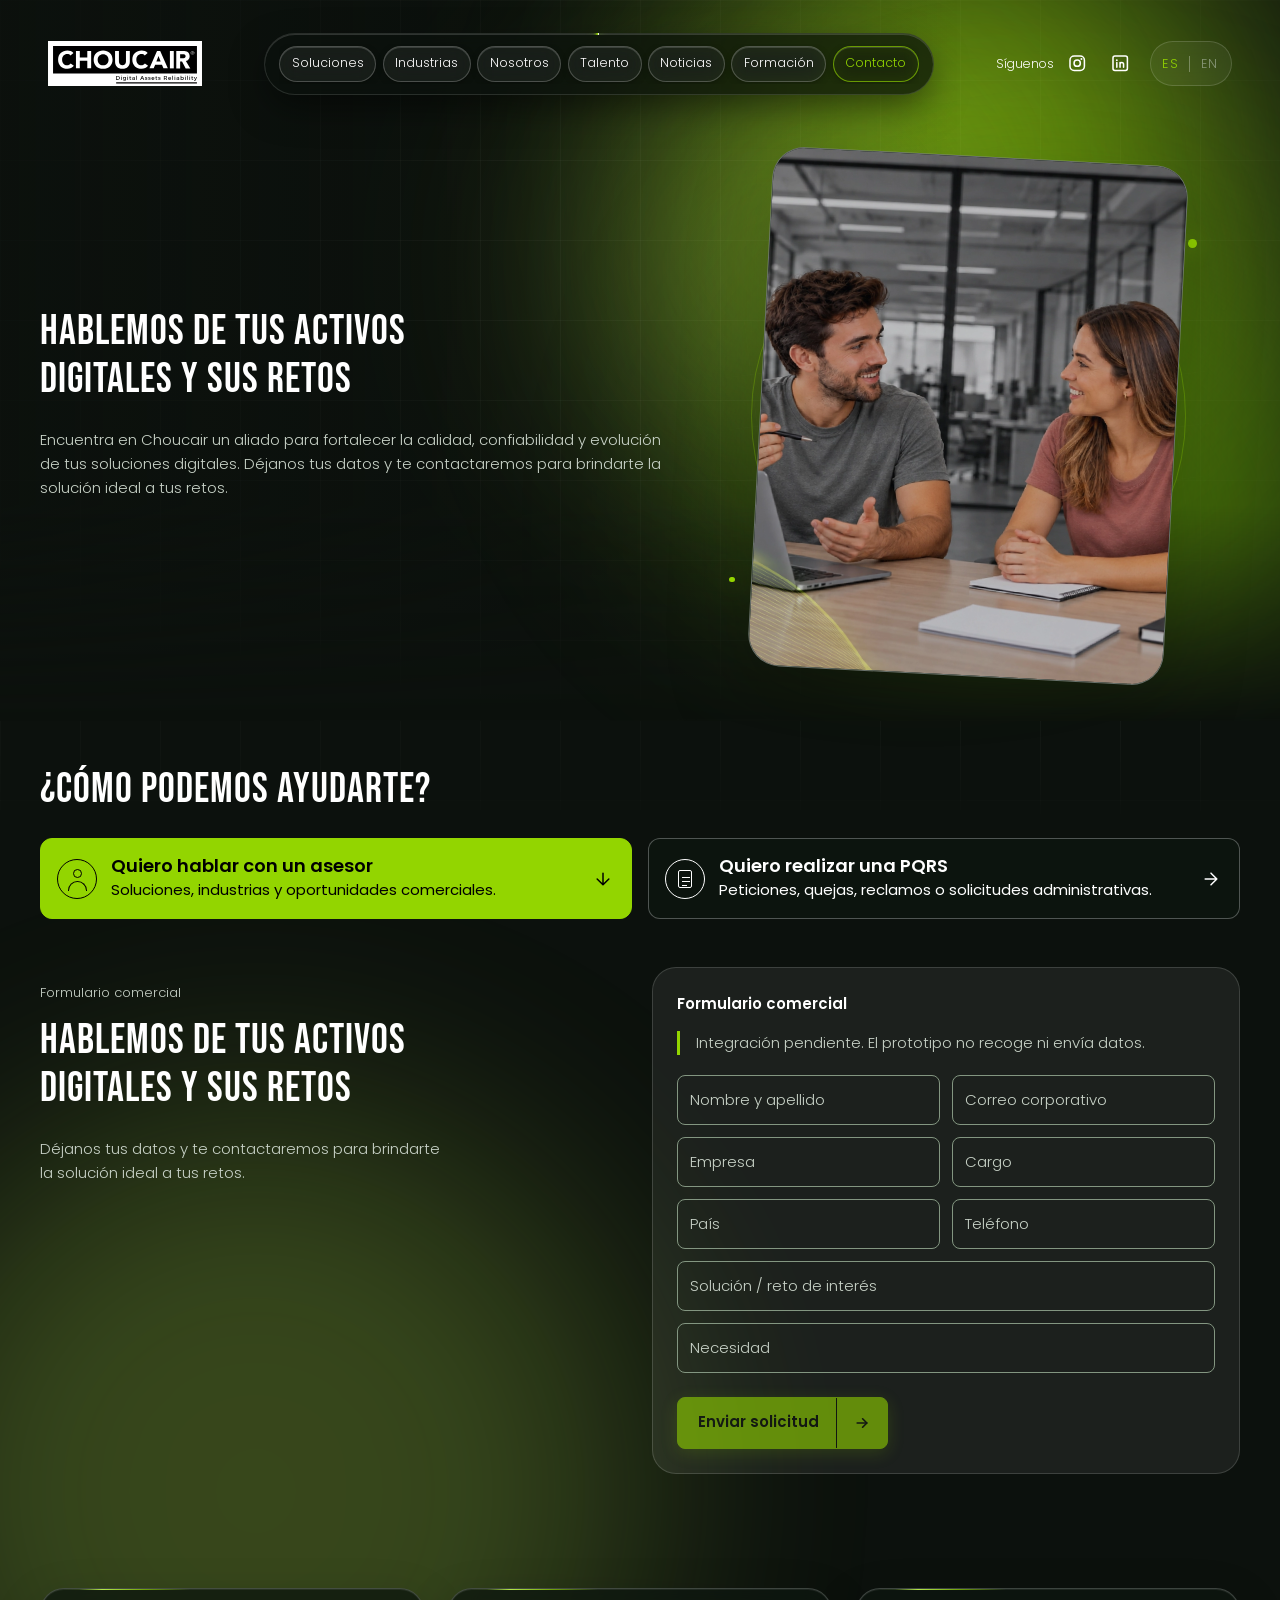
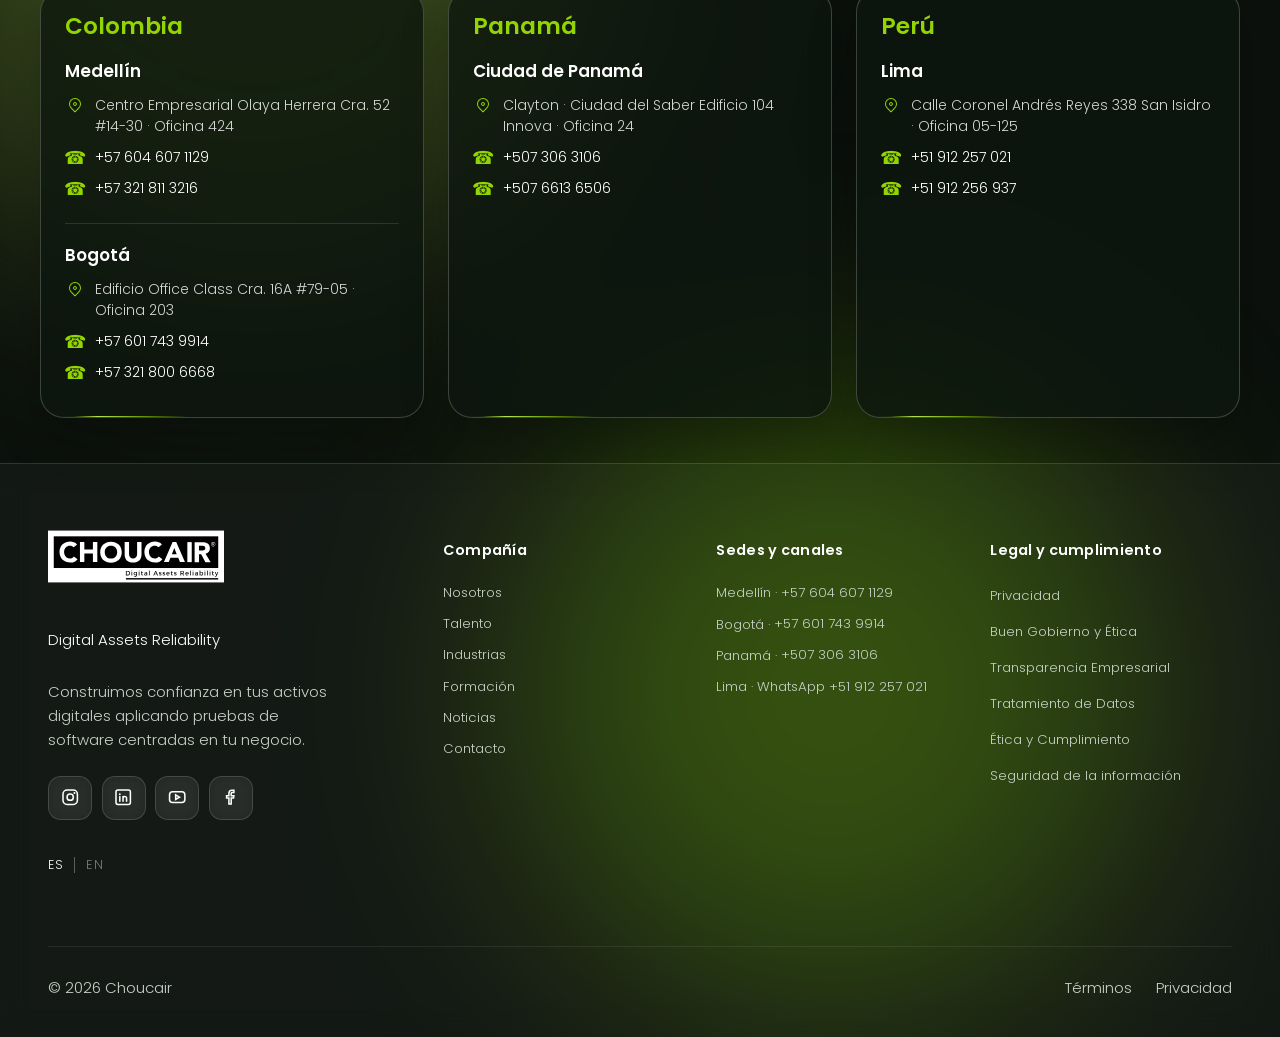
<file: contacto.html>
<!doctype html>
<html lang="es"><head>
  <meta charset="utf-8">
  <meta name="viewport" content="width=device-width, initial-scale=1">
  <meta name="color-scheme" content="dark light">
  <meta name="format-detection" content="telephone=no">
  <meta name="robots" content="noindex,nofollow">
  <title>Contacto · Choucair · C3 v0.3</title>
  <link rel="preconnect" href="https://fonts.googleapis.com">
  <link rel="preconnect" href="https://fonts.gstatic.com" crossorigin>
  <link rel="stylesheet" href="https://fonts.googleapis.com/css2?family=Poppins:wght@300;400;600;700&amp;display=swap">
  <link rel="stylesheet" href="tokens-base.css">
  <link rel="stylesheet" href="tokens.css">
  <link rel="stylesheet" href="home.css">
  <script src="interior.js" defer></script><link rel="stylesheet" href="interior.css">
<link rel="stylesheet" href="global-background.css"><script src="global-background.js" defer></script></head>
<body class="interior-page site-background"><a class="skip-link" href="#contenido">Saltar al contenido</a><div class="global-aurora" aria-hidden="true"><span></span><span></span><span></span></div><header class="site-header" id="top">
        <div class="header-shell">
          <div class="header-inner">
            <a class="brand-link" href="index.html" aria-label="Choucair · Ir al inicio"><img src="assets/brand/logo-choucair.svg" alt="" width="375" height="111"></a>
            <nav class="header-nav-pill" id="primary-nav" aria-label="Navegación principal">
              <ul class="header-nav-list"><li><a href="soluciones.html"><svg class="nav-item-icon" viewBox="0 0 24 24" aria-hidden="true" focusable="false"><path d="m4 7.5 8-4.5 8 4.5v9L12 21l-8-4.5z"/><path d="m4 7.5 8 4.5 8-4.5M12 12v9"/></svg><span>Soluciones</span></a></li><li><a href="industrias.html"><svg class="nav-item-icon" viewBox="0 0 24 24" aria-hidden="true" focusable="false"><path d="M4 21V5l8-2v18M12 9h8v12M2 21h20"/><path d="M7 7v.01M7 11v.01M7 15v.01M16 12v.01M16 16v.01"/></svg><span>Industrias</span></a></li><li><a href="nosotros.html"><svg class="nav-item-icon" viewBox="0 0 24 24" aria-hidden="true" focusable="false"><circle cx="9" cy="8" r="3"/><path d="M3 20v-1a6 6 0 0 1 12 0v1zM16 5.5a3 3 0 0 1 0 5.8M18 14a4 4 0 0 1 3 3.9V20h-3"/></svg><span>Nosotros</span></a></li><li class="nav-talent-desktop"><a href="https://talento.choucairtesting.com/" target="_blank" rel="noopener noreferrer">Talento</a></li><li class="nav-talent-mobile"><a href="https://talento.choucairtesting.com/" target="_blank" rel="noopener noreferrer"><svg class="nav-item-icon" viewBox="0 0 24 24" aria-hidden="true" focusable="false"><circle cx="12" cy="8" r="3"/><path d="M5 21v-1a7 7 0 0 1 14 0v1z"/></svg><span>Talento</span></a></li><li><a href="noticias.html"><svg class="nav-item-icon" viewBox="0 0 24 24" aria-hidden="true" focusable="false"><path d="M4 4h16v16H4zM2 7v12a1 1 0 0 0 1 1M8 8h8M8 12h8M8 16h5"/><path d="M16 15h2v3h-2z"/></svg><span>Noticias</span></a></li><li><a href="cursos.html"><svg class="nav-item-icon" viewBox="0 0 24 24" aria-hidden="true" focusable="false"><path d="M3 5.5A2.5 2.5 0 0 1 5.5 3H21v17H5.5A2.5 2.5 0 0 0 3 22z"/><path d="M3 5.5v14A2.5 2.5 0 0 1 5.5 17H21M8 7h8M8 11h8"/></svg><span>Formación</span></a></li><li><a href="contacto.html"><svg class="nav-item-icon" viewBox="0 0 24 24" aria-hidden="true" focusable="false"><rect x="3" y="5" width="18" height="14" rx="2"/><path d="m3 7 9 6 9-6"/></svg><span>Contacto</span></a></li></ul>
            <a class="mobile-whatsapp-cta" href="https://wa.me/573235688425" target="_blank" rel="noopener noreferrer"><svg class="mobile-whatsapp-icon" viewBox="0 0 24 24" aria-hidden="true" focusable="false"><path fill="currentColor" d="M17.472 14.382c-.297-.149-1.758-.867-2.03-.967-.273-.099-.471-.148-.67.15-.198.297-.768.966-.94 1.164-.173.198-.347.223-.644.075-.297-.149-1.255-.463-2.39-1.475-.883-.788-1.48-1.761-1.653-2.059-.173-.297-.018-.458.13-.606.134-.133.297-.347.446-.52.149-.174.198-.298.297-.496.099-.198.05-.372-.025-.52-.074-.149-.669-1.612-.916-2.207-.242-.579-.487-.5-.669-.51l-.57-.01c-.198 0-.52.074-.792.372s-1.04 1.016-1.04 2.479 1.065 2.875 1.213 3.074c.149.198 2.095 3.2 5.076 4.487.709.306 1.262.489 1.694.626.712.226 1.36.194 1.872.118.571-.085 1.758-.719 2.006-1.413.248-.694.248-1.289.173-1.413-.074-.124-.272-.198-.57-.347m-5.421 7.403h-.004a9.87 9.87 0 0 1-5.031-1.378l-.361-.214-3.741.982.999-3.648-.235-.374a9.86 9.86 0 0 1-1.51-5.26c.002-5.45 4.437-9.884 9.889-9.884a9.82 9.82 0 0 1 6.988 2.896 9.82 9.82 0 0 1 2.894 6.99c-.003 5.45-4.438 9.884-9.889 9.884m8.413-18.297A11.815 11.815 0 0 0 12.05 0C5.495 0 .16 5.335.157 11.89c0 2.096.547 4.142 1.588 5.946L.05 24l6.304-1.654a11.9 11.9 0 0 0 5.693 1.449h.005c6.554 0 11.89-5.335 11.893-11.89a11.82 11.82 0 0 0-3.481-8.417z"/></svg><span>Hablar por WhatsApp</span></a></nav>
            <div class="header-community">
              <div class="header-follow"><span class="header-follow-label">Síguenos</span><div class="header-socials social-links" role="group" aria-label="Redes sociales"><a href="https://www.instagram.com/choucairtesting/" target="_blank" rel="noopener noreferrer" aria-label="Instagram de Choucair"><svg class="social-icon social-icon-instagram" viewbox="0 0 24 24" aria-hidden="true"><rect x="2.6" y="2.6" width="18.8" height="18.8" rx="5.4"></rect><circle cx="12" cy="12" r="4.1"></circle><circle class="icon-dot" cx="17.55" cy="6.5" r="1.35"></circle></svg></a><a href="https://www.linkedin.com/company/choucairtesting/posts/?feedView=all" target="_blank" rel="noopener noreferrer" aria-label="LinkedIn de Choucair"><svg class="social-icon social-icon-linkedin" viewbox="0 0 24 24" aria-hidden="true"><rect x="2.6" y="2.6" width="18.8" height="18.8" rx="2.5"></rect><circle class="icon-dot" cx="7.6" cy="8" r="1.2"></circle><path d="M7.6 11.2v6.1M11.8 17.3v-6.1m0 2.2c0-1.4 1-2.3 2.3-2.3 1.4 0 2.3.9 2.3 2.4v3.8" stroke-linecap="round" stroke-linejoin="round"></path></svg></a></div></div>
              <div class="header-language"><div class="language-switch" role="group" aria-label="Idioma"><span aria-current="true">ES</span><span class="language-divider" aria-hidden="true"></span><button type="button" disabled title="Inglés aún no disponible" aria-label="Inglés, aún no disponible">EN</button></div></div>
            </div>
            <button class="mobile-menu-toggle" type="button" aria-controls="primary-nav" aria-expanded="false" aria-label="Abrir menú"><span class="mobile-menu-icon" aria-hidden="true"></span></button>
          </div>
        </div>
      </header>

        <main id="contenido"><div class="interior">
      <section class="wf-block wf-hero surface-dark" data-background="dark">
        <div class="hero-aurora" aria-hidden="true"><div class="hero-aurora-light"></div><div class="hero-aurora-light"></div><div class="hero-aurora-light"></div><div class="hero-aurora-light hero-aurora-pointer"></div></div>
        <div class="contact-hero-copy"><h1>Hablemos de tus activos digitales y sus retos</h1><p class="wf-lorem">Encuentra en Choucair un aliado para fortalecer la calidad, confiabilidad y evolución de tus soluciones digitales. Déjanos tus datos y te contactaremos para brindarte la solución ideal a tus retos.</p></div><div class="hero-visual"><div class="hero-visual-grid" aria-hidden="true"></div><div class="hero-orbit orbit-a" aria-hidden="true"></div><div class="hero-orbit orbit-b" aria-hidden="true"></div><div class="hero-media"><img src="assets/media/contacto/CONTACTO-CONTACTO-COMERCIAL-MOBILE-1.webp" alt="Dos colegas conversan durante una reunión de trabajo." loading="eager" fetchpriority="high" decoding="async" width="1081" height="1351"></div></div></section>
      <section class="wf-block surface-dark" data-background="dark"><h2>¿Cómo podemos ayudarte?</h2><div class="wf-challenge-tabs" role="tablist" aria-label="Tipo de contacto"><button class="wf-challenge-tab" type="button" role="tab" aria-selected="true" data-contact-choice="commercial"><span class="contact-choice-icon contact-choice-icon-advisor" aria-hidden="true"></span><span class="contact-choice-copy"><b>Quiero hablar con un asesor</b><span>Soluciones, industrias y oportunidades comerciales.</span></span><span class="contact-choice-arrow" aria-hidden="true"><svg viewBox="0 0 24 24" focusable="false"><path d="M5 12h14m-7-7 7 7-7 7" /></svg></span></button><button class="wf-challenge-tab" type="button" role="tab" aria-selected="false" data-contact-choice="pqrs"><span class="contact-choice-icon contact-choice-icon-pqrs" aria-hidden="true"></span><span class="contact-choice-copy"><b>Quiero realizar una PQRS</b><span>Peticiones, quejas, reclamos o solicitudes administrativas.</span></span><span class="contact-choice-arrow" aria-hidden="true"><svg viewBox="0 0 24 24" focusable="false"><path d="M5 12h14m-7-7 7 7-7 7" /></svg></span></button></div><div class="wf-challenge-results"><div class="wf-challenge-result is-active" data-contact-panel="commercial"><div><p class="wf-eyebrow">Formulario comercial</p><h2>Hablemos de tus activos digitales y sus retos</h2><p class="wf-lorem">Déjanos tus datos y te contactaremos para brindarte <span class="contact-solution-line">la solución ideal a tus retos.</span></p></div><div class="wf-tile"><strong>Formulario comercial</strong><p class="dependency-note">Integración pendiente. El prototipo no recoge ni envía datos.</p><div class="wf-form" aria-label="Representación de campos V3; integración pendiente" role="group"><div class="wf-field">Nombre y apellido</div><div class="wf-field">Correo corporativo</div><div class="wf-field">Empresa</div><div class="wf-field">Cargo</div><div class="wf-field">País</div><div class="wf-field">Teléfono</div><div class="wf-field full">Solución / reto de interés</div><div class="wf-field full">Necesidad</div></div><br><button class="button button-primary wf-primary" disabled title="Integración pendiente; este prototipo no envía datos">Enviar solicitud <span aria-hidden="true">↗</span></button></div></div><div class="wf-challenge-result" data-contact-panel="pqrs"><div><p class="wf-eyebrow">Formulario PQRS</p><h2>Gestiona una petición, queja, reclamo o solicitud</h2><p class="wf-lorem">Peticiones, quejas, reclamos o solicitudes administrativas.</p></div><div class="wf-tile"><strong>Formulario PQRS</strong><p class="dependency-note">Integración pendiente. El prototipo no recoge ni envía datos.</p><div class="wf-form" aria-label="Representación de campos V3; integración pendiente" role="group"><div class="wf-field">Nombre y apellido</div><div class="wf-field">Correo</div><div class="wf-field">Tipo de solicitud</div><div class="wf-field">País</div><div class="wf-field full">Descripción</div></div><br><button class="button button-primary wf-primary" disabled title="Integración pendiente; este prototipo no envía datos">Enviar PQRS <span aria-hidden="true">↗</span></button></div></div></div></section>
      <!-- wp:group {"tagName":"section","className":"wf-block surface-light"} -->
      <section class="wp-block-group wf-block surface-light">
        <!-- wp:columns {"className":"location-cards"} -->
        <div class="wp-block-columns location-cards">
          <!-- wp:column -->
          <div class="wp-block-column">
            <!-- wp:group {"className":"location-card"} -->
            <div class="wp-block-group location-card">
              <!-- wp:heading {"level":3,"className":"location-country"} -->
              <h3 class="wp-block-heading location-country">Colombia</h3>
              <!-- /wp:heading -->
              <!-- wp:group {"className":"location-city-group"} -->
              <div class="wp-block-group location-city-group">
                <!-- wp:heading {"level":4,"className":"location-city"} -->
                <h4 class="wp-block-heading location-city">Medellín</h4>
                <!-- /wp:heading -->
                <!-- wp:paragraph {"className":"location-detail location-address"} -->
                <p class="location-detail location-address"><span class="location-icon location-icon-address" aria-hidden="true"></span>Centro Empresarial Olaya Herrera Cra. 52 #14-30 · Oficina 424</p>
                <!-- /wp:paragraph -->
                <!-- wp:paragraph {"className":"location-detail location-phone"} -->
                <p class="location-detail location-phone"><span class="location-icon location-icon-phone" aria-hidden="true"></span><span class="visually-hidden">Teléfono: </span><a class="phone-link" href="tel:+576046071129">+57 604 607 1129</a></p>
                <!-- /wp:paragraph -->
                <!-- wp:paragraph {"className":"location-detail location-whatsapp"} -->
                <p class="location-detail location-whatsapp"><span class="location-icon location-icon-phone" aria-hidden="true"></span><span class="visually-hidden">WhatsApp: </span><a class="phone-link" href="tel:+573218113216">+57 321 811 3216</a></p>
                <!-- /wp:paragraph -->
              </div>
              <!-- /wp:group -->
              <!-- wp:group {"className":"location-city-group"} -->
              <div class="wp-block-group location-city-group">
                <!-- wp:heading {"level":4,"className":"location-city"} -->
                <h4 class="wp-block-heading location-city">Bogotá</h4>
                <!-- /wp:heading -->
                <!-- wp:paragraph {"className":"location-detail location-address"} -->
                <p class="location-detail location-address"><span class="location-icon location-icon-address" aria-hidden="true"></span>Edificio Office Class Cra. 16A #79-05 · Oficina 203</p>
                <!-- /wp:paragraph -->
                <!-- wp:paragraph {"className":"location-detail location-phone"} -->
                <p class="location-detail location-phone"><span class="location-icon location-icon-phone" aria-hidden="true"></span><span class="visually-hidden">Teléfono: </span><a class="phone-link" href="tel:+576017439914">+57 601 743 9914</a></p>
                <!-- /wp:paragraph -->
                <!-- wp:paragraph {"className":"location-detail location-whatsapp"} -->
                <p class="location-detail location-whatsapp"><span class="location-icon location-icon-phone" aria-hidden="true"></span><span class="visually-hidden">WhatsApp: </span><a class="phone-link" href="tel:+573218006668">+57 321 800 6668</a></p>
                <!-- /wp:paragraph -->
              </div>
              <!-- /wp:group -->
            </div>
            <!-- /wp:group -->
          </div>
          <!-- /wp:column -->
          <!-- wp:column -->
          <div class="wp-block-column">
            <!-- wp:group {"className":"location-card"} -->
            <div class="wp-block-group location-card">
              <!-- wp:heading {"level":3,"className":"location-country"} -->
              <h3 class="wp-block-heading location-country">Panamá</h3>
              <!-- /wp:heading -->
              <!-- wp:group {"className":"location-city-group"} -->
              <div class="wp-block-group location-city-group">
                <!-- wp:heading {"level":4,"className":"location-city"} -->
                <h4 class="wp-block-heading location-city">Ciudad de Panamá</h4>
                <!-- /wp:heading -->
                <!-- wp:paragraph {"className":"location-detail location-address"} -->
                <p class="location-detail location-address"><span class="location-icon location-icon-address" aria-hidden="true"></span>Clayton · Ciudad del Saber Edificio 104 Innova · Oficina 24</p>
                <!-- /wp:paragraph -->
                <!-- wp:paragraph {"className":"location-detail location-phone"} -->
                <p class="location-detail location-phone"><span class="location-icon location-icon-phone" aria-hidden="true"></span><span class="visually-hidden">Teléfono: </span><a class="phone-link" href="tel:+5073063106">+507 306 3106</a></p>
                <!-- /wp:paragraph -->
                <!-- wp:paragraph {"className":"location-detail location-whatsapp"} -->
                <p class="location-detail location-whatsapp"><span class="location-icon location-icon-phone" aria-hidden="true"></span><span class="visually-hidden">WhatsApp: </span><a class="phone-link" href="tel:+50766136506">+507 6613 6506</a></p>
                <!-- /wp:paragraph -->
              </div>
              <!-- /wp:group -->
            </div>
            <!-- /wp:group -->
          </div>
          <!-- /wp:column -->
          <!-- wp:column -->
          <div class="wp-block-column">
            <!-- wp:group {"className":"location-card"} -->
            <div class="wp-block-group location-card">
              <!-- wp:heading {"level":3,"className":"location-country"} -->
              <h3 class="wp-block-heading location-country">Perú</h3>
              <!-- /wp:heading -->
              <!-- wp:group {"className":"location-city-group"} -->
              <div class="wp-block-group location-city-group">
                <!-- wp:heading {"level":4,"className":"location-city"} -->
                <h4 class="wp-block-heading location-city">Lima</h4>
                <!-- /wp:heading -->
                <!-- wp:paragraph {"className":"location-detail location-address"} -->
                <p class="location-detail location-address"><span class="location-icon location-icon-address" aria-hidden="true"></span>Calle Coronel Andrés Reyes 338 San Isidro · Oficina 05-125</p>
                <!-- /wp:paragraph -->
                <!-- wp:paragraph {"className":"location-detail location-whatsapp"} -->
                <p class="location-detail location-whatsapp"><span class="location-icon location-icon-phone" aria-hidden="true"></span><span class="visually-hidden">WhatsApp: </span><a class="phone-link" href="tel:+51912257021">+51 912 257 021</a></p>
                <!-- /wp:paragraph -->
                <!-- wp:paragraph {"className":"location-detail location-whatsapp"} -->
                <p class="location-detail location-whatsapp"><span class="location-icon location-icon-phone" aria-hidden="true"></span><span class="visually-hidden">WhatsApp: </span><a class="phone-link" href="tel:+51912256937">+51 912 256 937</a></p>
                <!-- /wp:paragraph -->
              </div>
              <!-- /wp:group -->
            </div>
            <!-- /wp:group -->
          </div>
          <!-- /wp:column -->
        </div>
        <!-- /wp:columns -->
      </section>
      <!-- /wp:group -->
    </div>

    </main>

<footer class="site-footer" aria-label="Pie de página">
    <div class="footer-shell reveal">
      <div class="footer-brand"><img src="assets/brand/logo-choucair.svg" alt="Choucair" width="375" height="111"><span class="footer-tagline">Digital Assets Reliability</span><p class="footer-description">Construimos confianza en tus activos digitales aplicando pruebas de software centradas en tu negocio.</p><div class="footer-socials social-links" role="group" aria-label="Redes sociales"><a href="https://www.instagram.com/choucairtesting/" target="_blank" rel="noopener noreferrer" aria-label="Instagram de Choucair"><svg class="social-icon social-icon-instagram" viewbox="0 0 24 24" aria-hidden="true"><rect x="2.6" y="2.6" width="18.8" height="18.8" rx="5.4"></rect><circle cx="12" cy="12" r="4.1"></circle><circle class="icon-dot" cx="17.55" cy="6.5" r="1.35"></circle></svg></a><a href="https://www.linkedin.com/company/choucairtesting/posts/?feedView=all" target="_blank" rel="noopener noreferrer" aria-label="LinkedIn de Choucair"><svg class="social-icon social-icon-linkedin" viewbox="0 0 24 24" aria-hidden="true"><rect x="2.6" y="2.6" width="18.8" height="18.8" rx="2.5"></rect><circle class="icon-dot" cx="7.6" cy="8" r="1.2"></circle><path d="M7.6 11.2v6.1M11.8 17.3v-6.1m0 2.2c0-1.4 1-2.3 2.3-2.3 1.4 0 2.3.9 2.3 2.4v3.8" stroke-linecap="round" stroke-linejoin="round"></path></svg></a><a href="https://www.youtube.com/@ChoucairTestingSA" target="_blank" rel="noopener noreferrer" aria-label="YouTube de Choucair"><svg class="social-icon" viewbox="0 0 24 24" aria-hidden="true"><rect x="2" y="5" width="20" height="14" rx="4"></rect><path d="m10 9 5 3-5 3z"></path></svg></a><a href="https://www.facebook.com/ChoucairTesting/" target="_blank" rel="noopener noreferrer" aria-label="Facebook de Choucair"><svg class="social-icon" viewbox="0 0 24 24" aria-hidden="true"><path d="M15.5 3H13a4 4 0 0 0-4 4v3H6v3h3v8h3v-8h3l.5-3H12V7a1 1 0 0 1 1-1h2.5z"></path></svg></a></div><div class="language-switch" role="group" aria-label="Idioma"><span aria-current="true">ES</span><span class="language-divider" aria-hidden="true"></span><button type="button" disabled title="Inglés aún no disponible" aria-label="Inglés, aún no disponible">EN</button></div></div>
      <details class="footer-group"><summary><h2>Compañía</h2></summary><ul><li><a href="nosotros.html">Nosotros</a></li><li><a href="https://talento.choucairtesting.com/" target="_blank" rel="noopener noreferrer">Talento</a></li><li><a href="industrias.html">Industrias</a></li><li><a href="cursos.html">Formación</a></li><li><a href="noticias.html">Noticias</a></li><li><a href="contacto.html">Contacto</a></li></ul></details>
      <details class="footer-group"><summary><h2>Sedes y canales</h2></summary><ul><li>Medellín · <a href="tel:+576046071129">+57 604 607 1129</a></li><li>Bogotá · <a href="tel:+576017439914">+57 601 743 9914</a></li><li>Panamá · <a href="tel:+5073063106">+507 306 3106</a></li><li>Lima · WhatsApp <a href="tel:+51912257021">+51 912 257 021</a></li></ul></details>
      <details class="footer-group"><summary><h2>Legal y cumplimiento</h2></summary><ul><li><button type="button" data-preview-target="Privacidad">Privacidad</button></li><li><button type="button" data-preview-target="Buen Gobierno y Ética">Buen Gobierno y Ética</button></li><li><button type="button" data-preview-target="Transparencia Empresarial">Transparencia Empresarial</button></li><li><button type="button" data-preview-target="Tratamiento de Datos">Tratamiento de Datos</button></li><li><button type="button" data-preview-target="Ética y Cumplimiento">Ética y Cumplimiento</button></li><li><button type="button" data-preview-target="Seguridad de la información">Seguridad de la información</button></li></ul></details>
    </div>
    <div class="footer-bottom"><span>© 2026 Choucair</span><div class="footer-bottom-links"><button type="button" data-preview-target="Términos">Términos</button><button type="button" data-preview-target="Privacidad">Privacidad</button></div></div>
  </footer><div class="preview-notice" id="preview-notice" role="status" aria-live="polite" hidden><span id="preview-message"></span><button type="button" id="preview-dismiss" aria-label="Cerrar aviso">×</button></div>
</body></html>
</file>
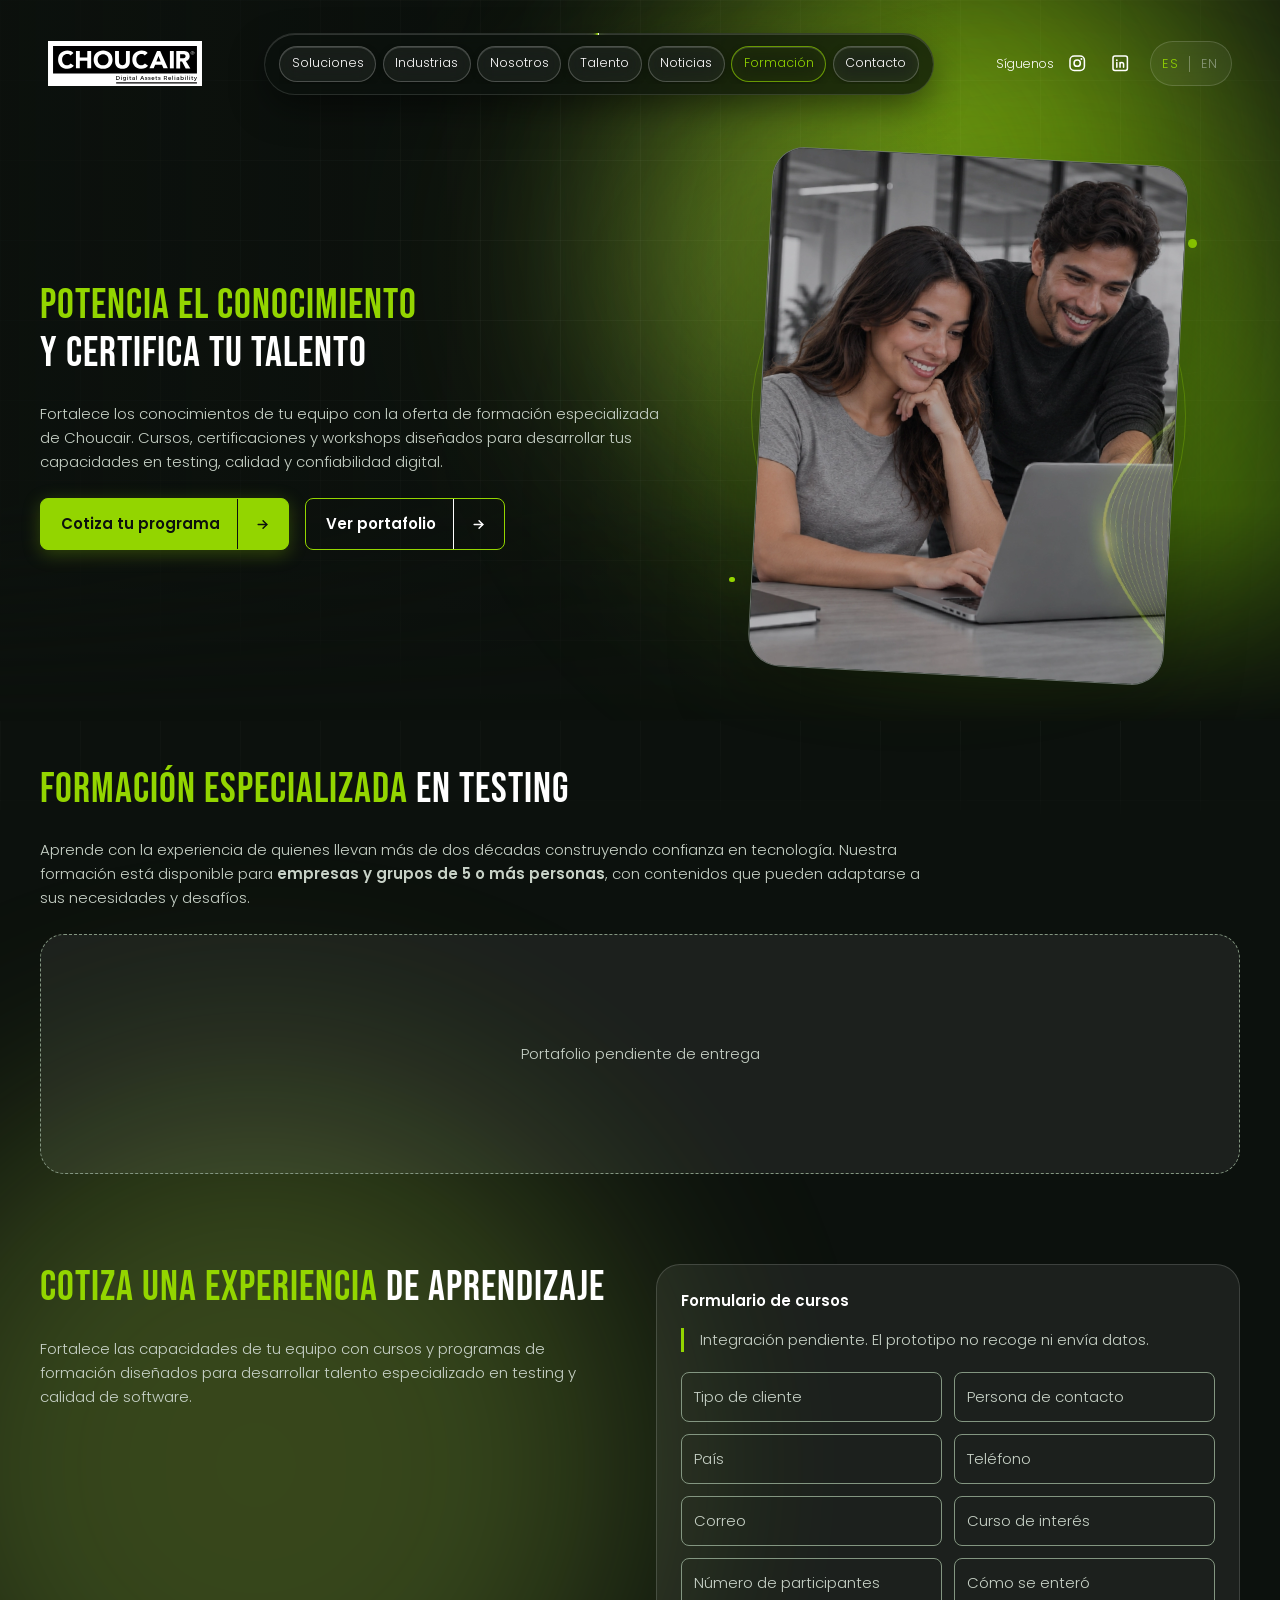
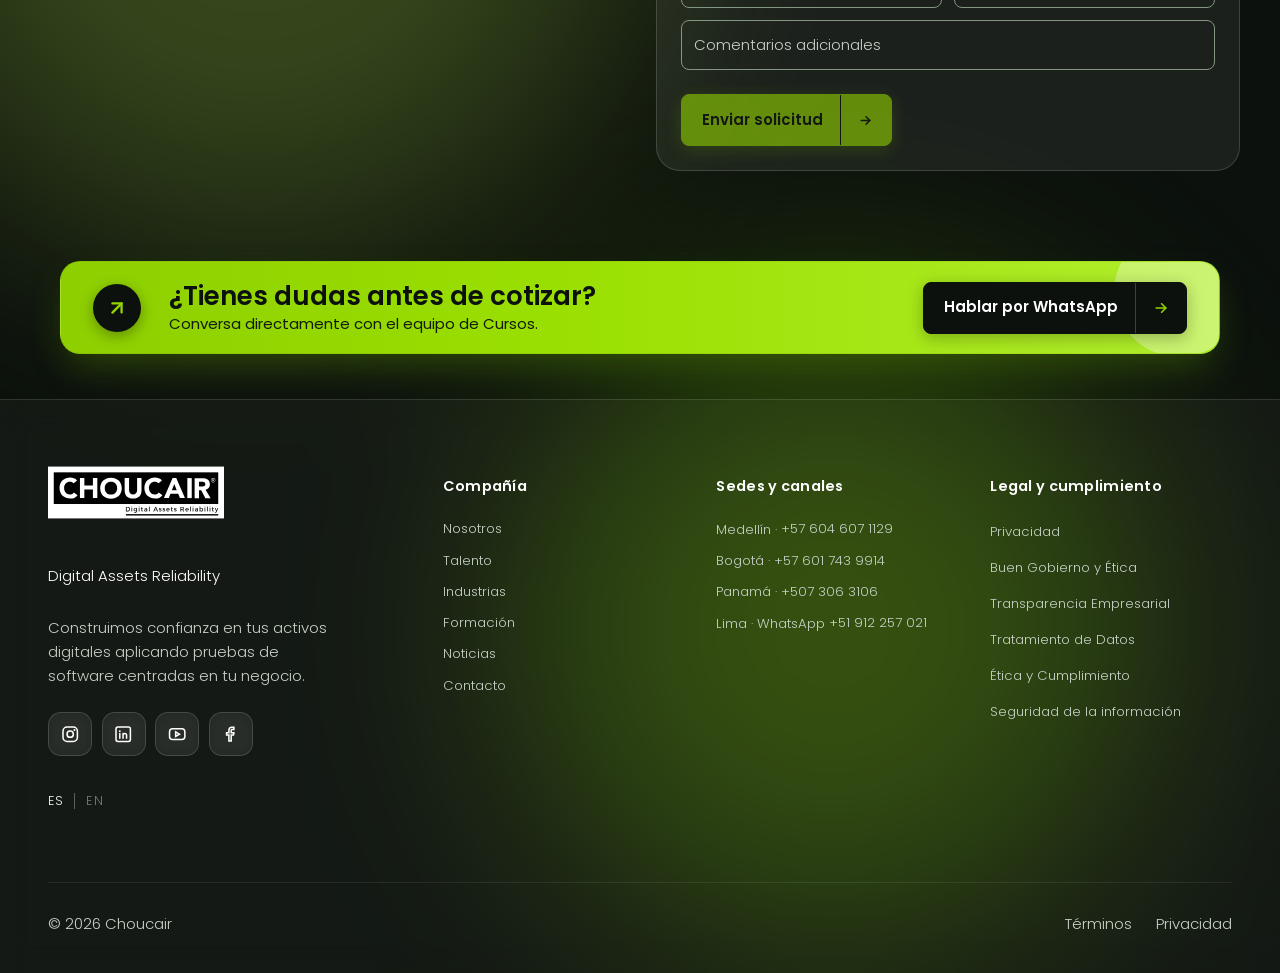
<file: cursos.html>
<!doctype html>
<html lang="es"><head>
  <meta charset="utf-8">
  <meta name="viewport" content="width=device-width, initial-scale=1">
  <meta name="color-scheme" content="dark light">
  <meta name="robots" content="noindex,nofollow">
  <title>Cursos · Choucair · C3 v0.3</title>
  <link rel="preconnect" href="https://fonts.googleapis.com">
  <link rel="preconnect" href="https://fonts.gstatic.com" crossorigin>
  <link rel="stylesheet" href="https://fonts.googleapis.com/css2?family=Poppins:wght@300;400;600;700&amp;display=swap">
  <link rel="stylesheet" href="tokens-base.css">
  <link rel="stylesheet" href="tokens.css">
  <link rel="stylesheet" href="home.css">
  <script src="interior.js" defer></script><link rel="stylesheet" href="interior.css">
<link rel="stylesheet" href="global-background.css"><script src="global-background.js" defer></script><link rel="stylesheet" href="cta-pill.css"></head>
<body class="interior-page site-background"><a class="skip-link" href="#contenido">Saltar al contenido</a><div class="global-aurora" aria-hidden="true"><span></span><span></span><span></span></div><header class="site-header" id="top">
        <div class="header-shell">
          <div class="header-inner">
            <a class="brand-link" href="index.html" aria-label="Choucair · Ir al inicio"><img src="assets/brand/logo-choucair.svg" alt="" width="375" height="111"></a>
            <nav class="header-nav-pill" id="primary-nav" aria-label="Navegación principal">
              <ul class="header-nav-list"><li><a href="soluciones.html"><svg class="nav-item-icon" viewBox="0 0 24 24" aria-hidden="true" focusable="false"><path d="m4 7.5 8-4.5 8 4.5v9L12 21l-8-4.5z"/><path d="m4 7.5 8 4.5 8-4.5M12 12v9"/></svg><span>Soluciones</span></a></li><li><a href="industrias.html"><svg class="nav-item-icon" viewBox="0 0 24 24" aria-hidden="true" focusable="false"><path d="M4 21V5l8-2v18M12 9h8v12M2 21h20"/><path d="M7 7v.01M7 11v.01M7 15v.01M16 12v.01M16 16v.01"/></svg><span>Industrias</span></a></li><li><a href="nosotros.html"><svg class="nav-item-icon" viewBox="0 0 24 24" aria-hidden="true" focusable="false"><circle cx="9" cy="8" r="3"/><path d="M3 20v-1a6 6 0 0 1 12 0v1zM16 5.5a3 3 0 0 1 0 5.8M18 14a4 4 0 0 1 3 3.9V20h-3"/></svg><span>Nosotros</span></a></li><li class="nav-talent-desktop"><a href="https://talento.choucairtesting.com/" target="_blank" rel="noopener noreferrer">Talento</a></li><li class="nav-talent-mobile"><a href="https://talento.choucairtesting.com/" target="_blank" rel="noopener noreferrer"><svg class="nav-item-icon" viewBox="0 0 24 24" aria-hidden="true" focusable="false"><circle cx="12" cy="8" r="3"/><path d="M5 21v-1a7 7 0 0 1 14 0v1z"/></svg><span>Talento</span></a></li><li><a href="noticias.html"><svg class="nav-item-icon" viewBox="0 0 24 24" aria-hidden="true" focusable="false"><path d="M4 4h16v16H4zM2 7v12a1 1 0 0 0 1 1M8 8h8M8 12h8M8 16h5"/><path d="M16 15h2v3h-2z"/></svg><span>Noticias</span></a></li><li><a href="cursos.html"><svg class="nav-item-icon" viewBox="0 0 24 24" aria-hidden="true" focusable="false"><path d="M3 5.5A2.5 2.5 0 0 1 5.5 3H21v17H5.5A2.5 2.5 0 0 0 3 22z"/><path d="M3 5.5v14A2.5 2.5 0 0 1 5.5 17H21M8 7h8M8 11h8"/></svg><span>Formación</span></a></li><li><a href="contacto.html"><svg class="nav-item-icon" viewBox="0 0 24 24" aria-hidden="true" focusable="false"><rect x="3" y="5" width="18" height="14" rx="2"/><path d="m3 7 9 6 9-6"/></svg><span>Contacto</span></a></li></ul>
            <a class="mobile-whatsapp-cta" href="https://wa.me/573235688425" target="_blank" rel="noopener noreferrer"><svg class="mobile-whatsapp-icon" viewBox="0 0 24 24" aria-hidden="true" focusable="false"><path fill="currentColor" d="M17.472 14.382c-.297-.149-1.758-.867-2.03-.967-.273-.099-.471-.148-.67.15-.198.297-.768.966-.94 1.164-.173.198-.347.223-.644.075-.297-.149-1.255-.463-2.39-1.475-.883-.788-1.48-1.761-1.653-2.059-.173-.297-.018-.458.13-.606.134-.133.297-.347.446-.52.149-.174.198-.298.297-.496.099-.198.05-.372-.025-.52-.074-.149-.669-1.612-.916-2.207-.242-.579-.487-.5-.669-.51l-.57-.01c-.198 0-.52.074-.792.372s-1.04 1.016-1.04 2.479 1.065 2.875 1.213 3.074c.149.198 2.095 3.2 5.076 4.487.709.306 1.262.489 1.694.626.712.226 1.36.194 1.872.118.571-.085 1.758-.719 2.006-1.413.248-.694.248-1.289.173-1.413-.074-.124-.272-.198-.57-.347m-5.421 7.403h-.004a9.87 9.87 0 0 1-5.031-1.378l-.361-.214-3.741.982.999-3.648-.235-.374a9.86 9.86 0 0 1-1.51-5.26c.002-5.45 4.437-9.884 9.889-9.884a9.82 9.82 0 0 1 6.988 2.896 9.82 9.82 0 0 1 2.894 6.99c-.003 5.45-4.438 9.884-9.889 9.884m8.413-18.297A11.815 11.815 0 0 0 12.05 0C5.495 0 .16 5.335.157 11.89c0 2.096.547 4.142 1.588 5.946L.05 24l6.304-1.654a11.9 11.9 0 0 0 5.693 1.449h.005c6.554 0 11.89-5.335 11.893-11.89a11.82 11.82 0 0 0-3.481-8.417z"/></svg><span>Hablar por WhatsApp</span></a></nav>
            <div class="header-community">
              <div class="header-follow"><span class="header-follow-label">Síguenos</span><div class="header-socials social-links" role="group" aria-label="Redes sociales"><a href="https://www.instagram.com/choucairtesting/" target="_blank" rel="noopener noreferrer" aria-label="Instagram de Choucair"><svg class="social-icon social-icon-instagram" viewbox="0 0 24 24" aria-hidden="true"><rect x="2.6" y="2.6" width="18.8" height="18.8" rx="5.4"></rect><circle cx="12" cy="12" r="4.1"></circle><circle class="icon-dot" cx="17.55" cy="6.5" r="1.35"></circle></svg></a><a href="https://www.linkedin.com/company/choucairtesting/posts/?feedView=all" target="_blank" rel="noopener noreferrer" aria-label="LinkedIn de Choucair"><svg class="social-icon social-icon-linkedin" viewbox="0 0 24 24" aria-hidden="true"><rect x="2.6" y="2.6" width="18.8" height="18.8" rx="2.5"></rect><circle class="icon-dot" cx="7.6" cy="8" r="1.2"></circle><path d="M7.6 11.2v6.1M11.8 17.3v-6.1m0 2.2c0-1.4 1-2.3 2.3-2.3 1.4 0 2.3.9 2.3 2.4v3.8" stroke-linecap="round" stroke-linejoin="round"></path></svg></a></div></div>
              <div class="header-language"><div class="language-switch" role="group" aria-label="Idioma"><span aria-current="true">ES</span><span class="language-divider" aria-hidden="true"></span><button type="button" disabled title="Inglés aún no disponible" aria-label="Inglés, aún no disponible">EN</button></div></div>
            </div>
            <button class="mobile-menu-toggle" type="button" aria-controls="primary-nav" aria-expanded="false" aria-label="Abrir menú"><span class="mobile-menu-icon" aria-hidden="true"></span></button>
          </div>
        </div>
      </header>

        <main id="contenido"><div class="interior">
      <section class="wf-block wf-hero surface-dark" data-background="dark">
        <div class="hero-aurora" aria-hidden="true"><div class="hero-aurora-light"></div><div class="hero-aurora-light"></div><div class="hero-aurora-light"></div><div class="hero-aurora-light hero-aurora-pointer"></div></div>
        <div><h1><span class="title-accent">Potencia el conocimiento</span> y certifica tu talento</h1><p class="wf-lorem">Fortalece los conocimientos de tu equipo con la oferta de formación especializada de Choucair. Cursos, certificaciones y workshops diseñados para desarrollar tus capacidades en testing, calidad y confiabilidad digital.</p><div class="wf-actions"><a class="button button-primary wf-primary" href="#formacion-cotizar">Cotiza tu programa <span aria-hidden="true">↗</span></a><a class="button button-secondary wf-secondary" href="#formacion-portafolio">Ver portafolio <span aria-hidden="true">↘</span></a></div></div><div class="hero-visual"><div class="hero-visual-grid" aria-hidden="true"></div><div class="hero-orbit orbit-a" aria-hidden="true"></div><div class="hero-orbit orbit-b" aria-hidden="true"></div><div class="hero-media"><img src="assets/media/cursos/CURSOS-HERO-CURSOS-MOBILE-3.webp" alt="Dos personas revisan una formación en línea frente a un computador portátil." loading="eager" fetchpriority="high" decoding="async" width="1081" height="1351"></div></div></section>
      <section class="wf-block surface-dark" id="formacion-portafolio" data-background="dark"><h2><span class="title-accent">Formación especializada</span> en testing</h2><p class="wf-lorem">Aprende con la experiencia de quienes llevan más de dos décadas construyendo confianza en tecnología. Nuestra formación está disponible para <strong>empresas y grupos de 5 o más personas</strong>, con contenidos que pueden adaptarse a sus necesidades y desafíos.</p><div class="pending-media" role="note">Portafolio pendiente de entrega</div></section>
      <section class="wf-block surface-light" id="formacion-cotizar" data-background="light"><div class="wf-grid two"><div><h2><span class="title-accent">Cotiza una experiencia</span> de aprendizaje</h2><p class="wf-lorem">Fortalece las capacidades de tu equipo con cursos y programas de formación diseñados para desarrollar talento especializado en testing y calidad de software.</p></div><div class="wf-tile"><strong>Formulario de cursos</strong><p class="dependency-note">Integración pendiente. El prototipo no recoge ni envía datos.</p><div class="wf-form" aria-label="Representación de campos V3; integración pendiente" role="group"><div class="wf-field">Tipo de cliente</div><div class="wf-field">Persona de contacto</div><div class="wf-field">País</div><div class="wf-field">Teléfono</div><div class="wf-field">Correo</div><div class="wf-field">Curso de interés</div><div class="wf-field">Número de participantes</div><div class="wf-field">Cómo se enteró</div><div class="wf-field full">Comentarios adicionales</div></div><br><button class="button button-primary wf-primary" disabled title="Integración pendiente; este prototipo no envía datos">Enviar solicitud <span aria-hidden="true">↗</span></button></div></div></section>
      <section class="wf-block cta-floating-section surface-light" data-background="light"><div class="cta-floating-pill"><div class="cta-pill-icon" aria-hidden="true"><svg viewBox="0 0 24 24" fill="none" stroke="currentColor" stroke-width="2.5" stroke-linecap="round" stroke-linejoin="round" focusable="false"><line x1="7" y1="17" x2="17" y2="7"></line><polyline points="7 7 17 7 17 17"></polyline></svg></div><div class="cta-pill-content"><h2 class="cta-pill-title">¿Tienes dudas antes de cotizar?</h2><p class="cta-pill-description">Conversa directamente con el equipo de Cursos.</p></div><div class="cta-pill-action"><a class="button button-primary wf-primary" href="https://wa.me/+573235688425" target="_blank" rel="noopener noreferrer">Hablar por WhatsApp <span aria-hidden="true">↗</span></a></div></div></section>
    </div>

    </main>

<footer class="site-footer" aria-label="Pie de página">
    <div class="footer-shell reveal">
      <div class="footer-brand"><img src="assets/brand/logo-choucair.svg" alt="Choucair" width="375" height="111"><span class="footer-tagline">Digital Assets Reliability</span><p class="footer-description">Construimos confianza en tus activos digitales aplicando pruebas de software centradas en tu negocio.</p><div class="footer-socials social-links" role="group" aria-label="Redes sociales"><a href="https://www.instagram.com/choucairtesting/" target="_blank" rel="noopener noreferrer" aria-label="Instagram de Choucair"><svg class="social-icon social-icon-instagram" viewbox="0 0 24 24" aria-hidden="true"><rect x="2.6" y="2.6" width="18.8" height="18.8" rx="5.4"></rect><circle cx="12" cy="12" r="4.1"></circle><circle class="icon-dot" cx="17.55" cy="6.5" r="1.35"></circle></svg></a><a href="https://www.linkedin.com/company/choucairtesting/posts/?feedView=all" target="_blank" rel="noopener noreferrer" aria-label="LinkedIn de Choucair"><svg class="social-icon social-icon-linkedin" viewbox="0 0 24 24" aria-hidden="true"><rect x="2.6" y="2.6" width="18.8" height="18.8" rx="2.5"></rect><circle class="icon-dot" cx="7.6" cy="8" r="1.2"></circle><path d="M7.6 11.2v6.1M11.8 17.3v-6.1m0 2.2c0-1.4 1-2.3 2.3-2.3 1.4 0 2.3.9 2.3 2.4v3.8" stroke-linecap="round" stroke-linejoin="round"></path></svg></a><a href="https://www.youtube.com/@ChoucairTestingSA" target="_blank" rel="noopener noreferrer" aria-label="YouTube de Choucair"><svg class="social-icon" viewbox="0 0 24 24" aria-hidden="true"><rect x="2" y="5" width="20" height="14" rx="4"></rect><path d="m10 9 5 3-5 3z"></path></svg></a><a href="https://www.facebook.com/ChoucairTesting/" target="_blank" rel="noopener noreferrer" aria-label="Facebook de Choucair"><svg class="social-icon" viewbox="0 0 24 24" aria-hidden="true"><path d="M15.5 3H13a4 4 0 0 0-4 4v3H6v3h3v8h3v-8h3l.5-3H12V7a1 1 0 0 1 1-1h2.5z"></path></svg></a></div><div class="language-switch" role="group" aria-label="Idioma"><span aria-current="true">ES</span><span class="language-divider" aria-hidden="true"></span><button type="button" disabled title="Inglés aún no disponible" aria-label="Inglés, aún no disponible">EN</button></div></div>
      <details class="footer-group"><summary><h2>Compañía</h2></summary><ul><li><a href="nosotros.html">Nosotros</a></li><li><a href="https://talento.choucairtesting.com/" target="_blank" rel="noopener noreferrer">Talento</a></li><li><a href="industrias.html">Industrias</a></li><li><a href="cursos.html">Formación</a></li><li><a href="noticias.html">Noticias</a></li><li><a href="contacto.html">Contacto</a></li></ul></details>
      <details class="footer-group"><summary><h2>Sedes y canales</h2></summary><ul><li>Medellín · <a href="tel:+576046071129">+57 604 607 1129</a></li><li>Bogotá · <a href="tel:+576017439914">+57 601 743 9914</a></li><li>Panamá · <a href="tel:+5073063106">+507 306 3106</a></li><li>Lima · WhatsApp <a href="tel:+51912257021">+51 912 257 021</a></li></ul></details>
      <details class="footer-group"><summary><h2>Legal y cumplimiento</h2></summary><ul><li><button type="button" data-preview-target="Privacidad">Privacidad</button></li><li><button type="button" data-preview-target="Buen Gobierno y Ética">Buen Gobierno y Ética</button></li><li><button type="button" data-preview-target="Transparencia Empresarial">Transparencia Empresarial</button></li><li><button type="button" data-preview-target="Tratamiento de Datos">Tratamiento de Datos</button></li><li><button type="button" data-preview-target="Ética y Cumplimiento">Ética y Cumplimiento</button></li><li><button type="button" data-preview-target="Seguridad de la información">Seguridad de la información</button></li></ul></details>
    </div>
    <div class="footer-bottom"><span>© 2026 Choucair</span><div class="footer-bottom-links"><button type="button" data-preview-target="Términos">Términos</button><button type="button" data-preview-target="Privacidad">Privacidad</button></div></div>
  </footer><div class="preview-notice" id="preview-notice" role="status" aria-live="polite" hidden><span id="preview-message"></span><button type="button" id="preview-dismiss" aria-label="Cerrar aviso">×</button></div>
</body></html>
</file>
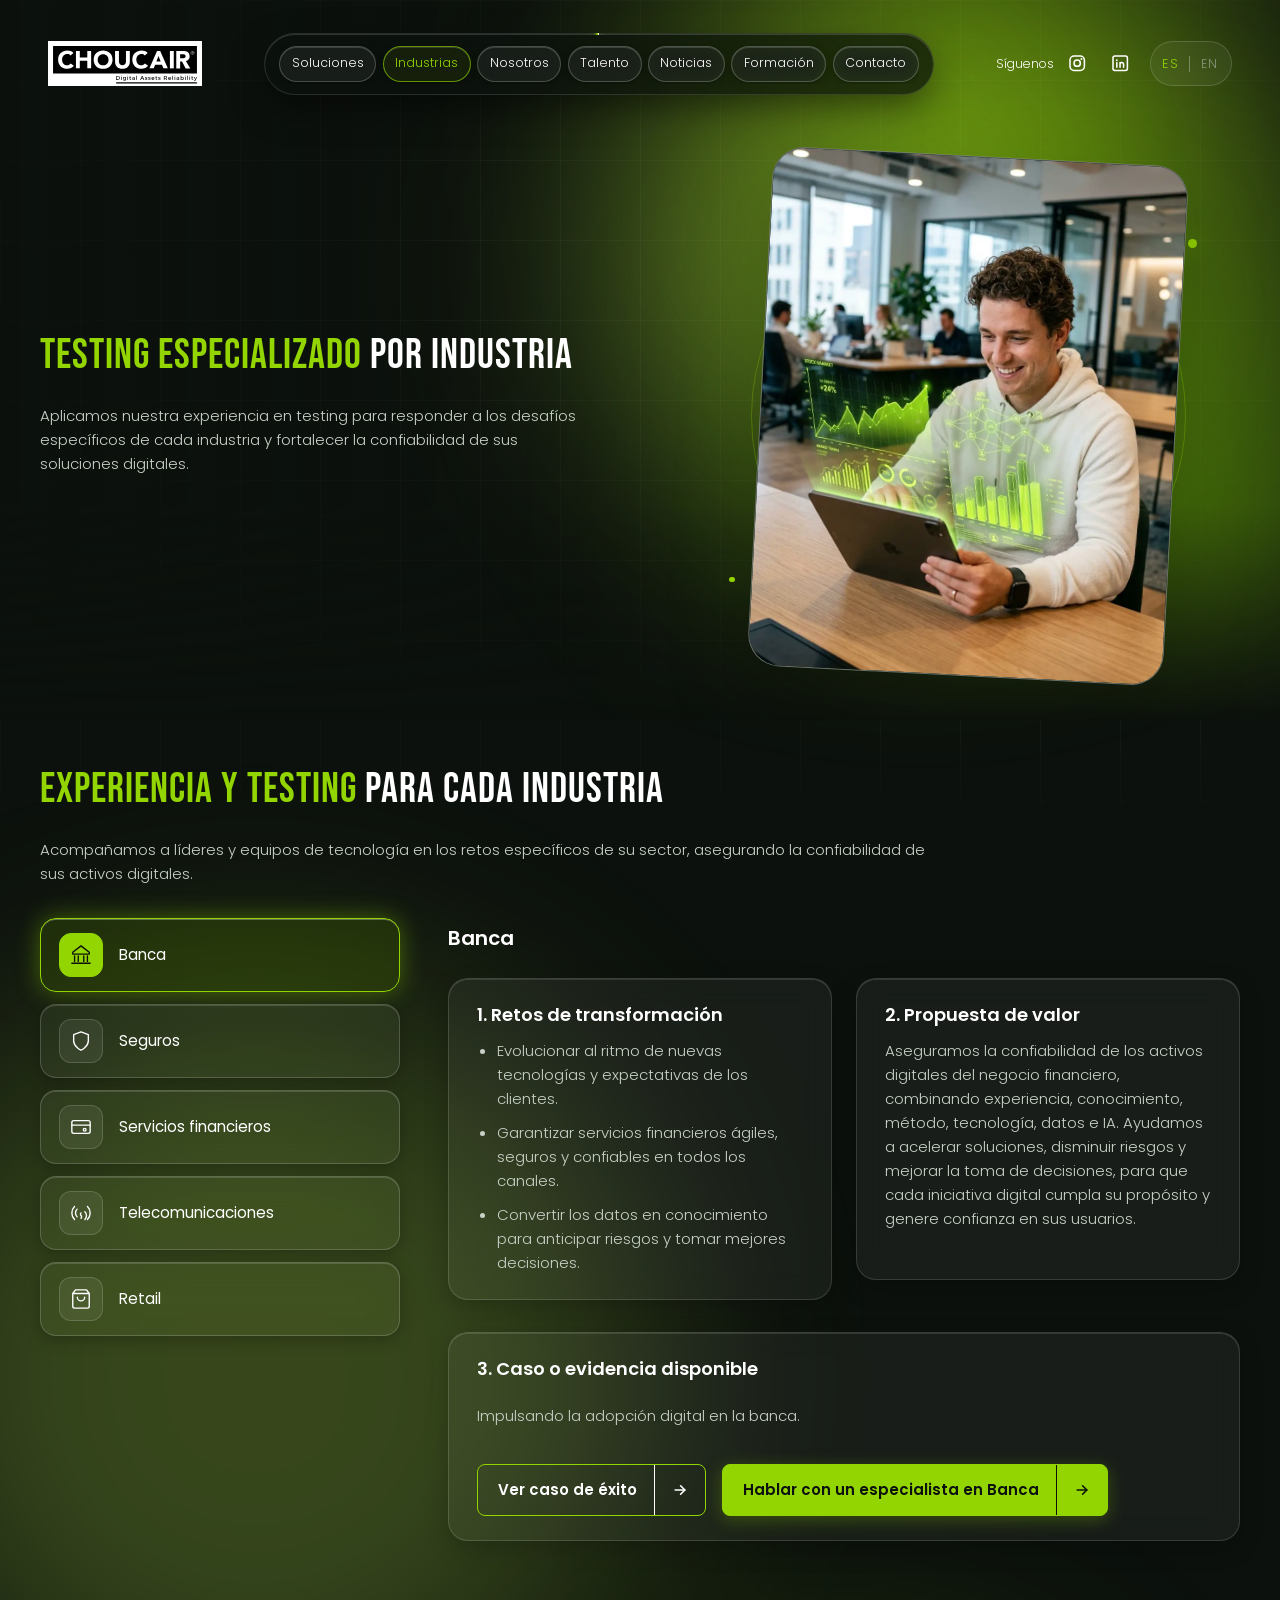
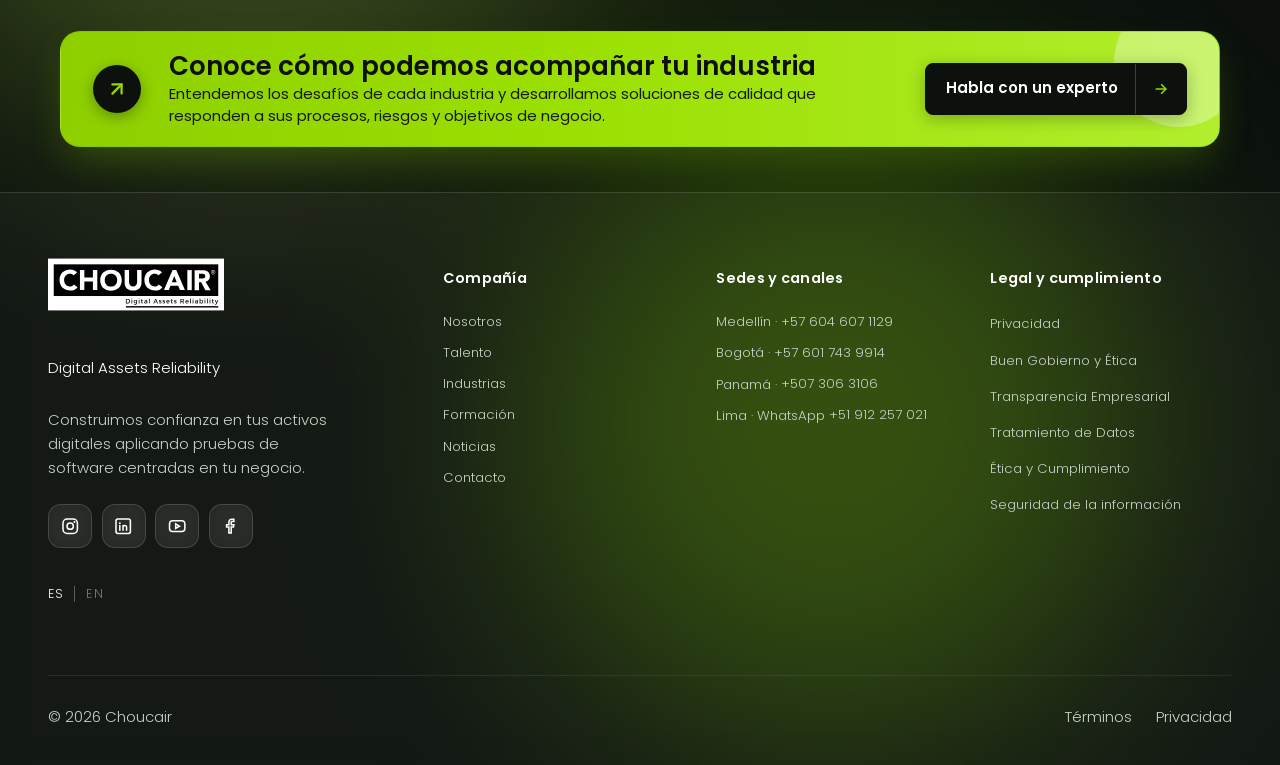
<file: industrias.html>
<!doctype html>
<html lang="es"><head>
  <meta charset="utf-8">
  <meta name="viewport" content="width=device-width, initial-scale=1">
  <meta name="color-scheme" content="dark light">
  <meta name="robots" content="noindex,nofollow">
  <title>Industrias · Choucair · C3 v0.3</title>
  <link rel="preconnect" href="https://fonts.googleapis.com">
  <link rel="preconnect" href="https://fonts.gstatic.com" crossorigin>
  <link rel="stylesheet" href="https://fonts.googleapis.com/css2?family=Poppins:wght@300;400;600;700&amp;display=swap">
  <link rel="stylesheet" href="tokens-base.css">
  <link rel="stylesheet" href="tokens.css">
  <link rel="stylesheet" href="interior.css">
  <link rel="stylesheet" href="capability-tabs.css">
  <link rel="stylesheet" href="home.css">
  <script src="interior.js" defer></script>
  <link rel="stylesheet" href="global-background.css">
  <script src="global-background.js" defer></script>
<link rel="stylesheet" href="cta-pill.css"></head>
<body class="interior-page site-background"><a class="skip-link" href="#contenido">Saltar al contenido</a><div class="global-aurora" aria-hidden="true"><span></span><span></span><span></span></div><header class="site-header" id="top">
        <div class="header-shell">
          <div class="header-inner">
            <a class="brand-link" href="index.html" aria-label="Choucair · Ir al inicio"><img src="assets/brand/logo-choucair.svg" alt="" width="375" height="111"></a>
            <nav class="header-nav-pill" id="primary-nav" aria-label="Navegación principal">
              <ul class="header-nav-list"><li><a href="soluciones.html"><svg class="nav-item-icon" viewBox="0 0 24 24" aria-hidden="true" focusable="false"><path d="m4 7.5 8-4.5 8 4.5v9L12 21l-8-4.5z"/><path d="m4 7.5 8 4.5 8-4.5M12 12v9"/></svg><span>Soluciones</span></a></li><li><a href="industrias.html"><svg class="nav-item-icon" viewBox="0 0 24 24" aria-hidden="true" focusable="false"><path d="M4 21V5l8-2v18M12 9h8v12M2 21h20"/><path d="M7 7v.01M7 11v.01M7 15v.01M16 12v.01M16 16v.01"/></svg><span>Industrias</span></a></li><li><a href="nosotros.html"><svg class="nav-item-icon" viewBox="0 0 24 24" aria-hidden="true" focusable="false"><circle cx="9" cy="8" r="3"/><path d="M3 20v-1a6 6 0 0 1 12 0v1zM16 5.5a3 3 0 0 1 0 5.8M18 14a4 4 0 0 1 3 3.9V20h-3"/></svg><span>Nosotros</span></a></li><li class="nav-talent-desktop"><a href="https://talento.choucairtesting.com/" target="_blank" rel="noopener noreferrer">Talento</a></li><li class="nav-talent-mobile"><a href="https://talento.choucairtesting.com/" target="_blank" rel="noopener noreferrer"><svg class="nav-item-icon" viewBox="0 0 24 24" aria-hidden="true" focusable="false"><circle cx="12" cy="8" r="3"/><path d="M5 21v-1a7 7 0 0 1 14 0v1z"/></svg><span>Talento</span></a></li><li><a href="noticias.html"><svg class="nav-item-icon" viewBox="0 0 24 24" aria-hidden="true" focusable="false"><path d="M4 4h16v16H4zM2 7v12a1 1 0 0 0 1 1M8 8h8M8 12h8M8 16h5"/><path d="M16 15h2v3h-2z"/></svg><span>Noticias</span></a></li><li><a href="cursos.html"><svg class="nav-item-icon" viewBox="0 0 24 24" aria-hidden="true" focusable="false"><path d="M3 5.5A2.5 2.5 0 0 1 5.5 3H21v17H5.5A2.5 2.5 0 0 0 3 22z"/><path d="M3 5.5v14A2.5 2.5 0 0 1 5.5 17H21M8 7h8M8 11h8"/></svg><span>Formación</span></a></li><li><a href="contacto.html"><svg class="nav-item-icon" viewBox="0 0 24 24" aria-hidden="true" focusable="false"><rect x="3" y="5" width="18" height="14" rx="2"/><path d="m3 7 9 6 9-6"/></svg><span>Contacto</span></a></li></ul>
            <a class="mobile-whatsapp-cta" href="https://wa.me/573235688425" target="_blank" rel="noopener noreferrer"><svg class="mobile-whatsapp-icon" viewBox="0 0 24 24" aria-hidden="true" focusable="false"><path fill="currentColor" d="M17.472 14.382c-.297-.149-1.758-.867-2.03-.967-.273-.099-.471-.148-.67.15-.198.297-.768.966-.94 1.164-.173.198-.347.223-.644.075-.297-.149-1.255-.463-2.39-1.475-.883-.788-1.48-1.761-1.653-2.059-.173-.297-.018-.458.13-.606.134-.133.297-.347.446-.52.149-.174.198-.298.297-.496.099-.198.05-.372-.025-.52-.074-.149-.669-1.612-.916-2.207-.242-.579-.487-.5-.669-.51l-.57-.01c-.198 0-.52.074-.792.372s-1.04 1.016-1.04 2.479 1.065 2.875 1.213 3.074c.149.198 2.095 3.2 5.076 4.487.709.306 1.262.489 1.694.626.712.226 1.36.194 1.872.118.571-.085 1.758-.719 2.006-1.413.248-.694.248-1.289.173-1.413-.074-.124-.272-.198-.57-.347m-5.421 7.403h-.004a9.87 9.87 0 0 1-5.031-1.378l-.361-.214-3.741.982.999-3.648-.235-.374a9.86 9.86 0 0 1-1.51-5.26c.002-5.45 4.437-9.884 9.889-9.884a9.82 9.82 0 0 1 6.988 2.896 9.82 9.82 0 0 1 2.894 6.99c-.003 5.45-4.438 9.884-9.889 9.884m8.413-18.297A11.815 11.815 0 0 0 12.05 0C5.495 0 .16 5.335.157 11.89c0 2.096.547 4.142 1.588 5.946L.05 24l6.304-1.654a11.9 11.9 0 0 0 5.693 1.449h.005c6.554 0 11.89-5.335 11.893-11.89a11.82 11.82 0 0 0-3.481-8.417z"/></svg><span>Hablar por WhatsApp</span></a></nav>
            <div class="header-community">
              <div class="header-follow"><span class="header-follow-label">Síguenos</span><div class="header-socials social-links" role="group" aria-label="Redes sociales"><a href="https://www.instagram.com/choucairtesting/" target="_blank" rel="noopener noreferrer" aria-label="Instagram de Choucair"><svg class="social-icon social-icon-instagram" viewbox="0 0 24 24" aria-hidden="true"><rect x="2.6" y="2.6" width="18.8" height="18.8" rx="5.4"></rect><circle cx="12" cy="12" r="4.1"></circle><circle class="icon-dot" cx="17.55" cy="6.5" r="1.35"></circle></svg></a><a href="https://www.linkedin.com/company/choucairtesting/posts/?feedView=all" target="_blank" rel="noopener noreferrer" aria-label="LinkedIn de Choucair"><svg class="social-icon social-icon-linkedin" viewbox="0 0 24 24" aria-hidden="true"><rect x="2.6" y="2.6" width="18.8" height="18.8" rx="2.5"></rect><circle class="icon-dot" cx="7.6" cy="8" r="1.2"></circle><path d="M7.6 11.2v6.1M11.8 17.3v-6.1m0 2.2c0-1.4 1-2.3 2.3-2.3 1.4 0 2.3.9 2.3 2.4v3.8" stroke-linecap="round" stroke-linejoin="round"></path></svg></a></div></div>
              <div class="header-language"><div class="language-switch" role="group" aria-label="Idioma"><span aria-current="true">ES</span><span class="language-divider" aria-hidden="true"></span><button type="button" disabled title="Inglés aún no disponible" aria-label="Inglés, aún no disponible">EN</button></div></div>
            </div>
            <button class="mobile-menu-toggle" type="button" aria-controls="primary-nav" aria-expanded="false" aria-label="Abrir menú"><span class="mobile-menu-icon" aria-hidden="true"></span></button>
          </div>
        </div>
      </header>

        <main id="contenido"><div class="interior">
      <section class="wf-block wf-hero surface-dark" data-background="dark">
        <div class="hero-aurora" aria-hidden="true"><div class="hero-aurora-light"></div><div class="hero-aurora-light"></div><div class="hero-aurora-light"></div><div class="hero-aurora-light hero-aurora-pointer"></div></div>
        <div>
          <h1><span class="title-accent">Testing especializado</span> por industria</h1>
          <p class="wf-lorem">Aplicamos nuestra experiencia en testing para responder a los desafíos específicos de cada industria y fortalecer la confiabilidad de sus soluciones digitales.</p>
        </div>
        <div class="hero-visual">
          <div class="hero-visual-grid" aria-hidden="true"></div>
          <div class="hero-orbit orbit-a" aria-hidden="true"></div>
          <div class="hero-orbit orbit-b" aria-hidden="true"></div>
          <div class="hero-media">
            <img src="assets/media/industry/INDUSTRIAS-HERO-INDUSTRIAS-MOBILE-3.webp" alt="Profesional interactuando con gráficos de datos por industria en tableta" width="1081" height="1351" loading="eager" fetchpriority="high" decoding="async" onerror="if(!this.dataset.retry){this.dataset.retry='1';this.src='assets/media/INDUSTRIAS-HERO-INDUSTRIAS-MOBILE-3.webp';}else if(this.dataset.retry==='1'){this.dataset.retry='2';this.src='assets/media/industry/INDUSTRIAS-HERO-INDUSTRIAS-MOBILE-3.webp';}">
          </div>
        </div>
      </section>
      <section class="wf-block surface-dark" id="industrias-testing" data-background="dark">
        <h2><span class="title-accent">Experiencia y testing</span> para cada industria</h2>
        <p class="wf-lorem">Acompañamos a líderes y equipos de tecnología en los retos específicos de su sector, asegurando la confiabilidad de sus activos digitales.</p>

        <div class="wf-capability-layout">
          <div class="wf-capability-tabs wf-industry-tabs" aria-label="Industrias">
            <div class="wf-capability-item" data-industry-item="Banca">
              <button class="tab-button active" type="button" id="industry-tab-0" aria-expanded="true" aria-controls="industry-panel" data-industry="Banca">
              <span class="tab-icon" aria-hidden="true">
                <svg viewBox="0 0 24 24" fill="none" stroke="currentColor" stroke-width="1.5" stroke-linecap="round" stroke-linejoin="round" focusable="false"><path d="m3 9 9-7 9 7v2H3V9zm2 4v6m4-6v6m6-6v6m4-6v6M2 21h20"></path></svg>
              </span>
              Banca
            </button>
            </div>
            <div class="wf-capability-item" data-industry-item="Seguros">
              <button class="tab-button" type="button" id="industry-tab-1" aria-expanded="false" aria-controls="industry-panel" data-industry="Seguros">
              <span class="tab-icon" aria-hidden="true">
                <svg viewBox="0 0 24 24" fill="none" stroke="currentColor" stroke-width="1.5" stroke-linecap="round" stroke-linejoin="round" focusable="false"><path d="M12 22s8-4 8-10V5l-8-3-8 3v7c0 6 8 10 8 10z"></path></svg>
              </span>
              Seguros
            </button>
            </div>
            <div class="wf-capability-item" data-industry-item="Servicios financieros">
              <button class="tab-button" type="button" id="industry-tab-2" aria-expanded="false" aria-controls="industry-panel" data-industry="Servicios financieros">
              <span class="tab-icon" aria-hidden="true">
                <svg viewBox="0 0 24 24" fill="none" stroke="currentColor" stroke-width="1.5" stroke-linecap="round" stroke-linejoin="round" focusable="false"><rect x="2" y="5" width="20" height="14" rx="2"></rect><line x1="2" y1="10" x2="22" y2="10"></line><circle cx="16" cy="15" r="1.5"></circle></svg>
              </span>
              Servicios financieros
            </button>
            </div>
            <div class="wf-capability-item" data-industry-item="Telecomunicaciones">
              <button class="tab-button" type="button" id="industry-tab-3" aria-expanded="false" aria-controls="industry-panel" data-industry="Telecomunicaciones">
              <span class="tab-icon" aria-hidden="true">
                <svg viewBox="0 0 24 24" fill="none" stroke="currentColor" stroke-width="1.5" stroke-linecap="round" stroke-linejoin="round" focusable="false"><path d="M4.93 19.07a10 10 0 0 1 0-14.14M7.76 16.24a6 6 0 0 1 0-8.48m4.24 7.07a2 2 0 0 1 0-2.83M12 12h.01m7.06 7.07a10 10 0 0 0 0-14.14m-2.83 14.14a6 6 0 0 0 0-8.48m-4.24 7.07a2 2 0 0 0 0-2.83"></path></svg>
              </span>
              Telecomunicaciones
            </button>
            </div>
            <div class="wf-capability-item" data-industry-item="Retail">
              <button class="tab-button" type="button" id="industry-tab-4" aria-expanded="false" aria-controls="industry-panel" data-industry="Retail">
              <span class="tab-icon" aria-hidden="true">
                <svg viewBox="0 0 24 24" fill="none" stroke="currentColor" stroke-width="1.5" stroke-linecap="round" stroke-linejoin="round" focusable="false"><path d="M6 2 3 6v14a2 2 0 0 0 2 2h14a2 2 0 0 0 2-2V6l-3-4zM3 6h18m-5 4a4 4 0 0 1-8 0"></path></svg>
              </span>
              Retail
            </button>
            </div>
          </div>

          <div class="wf-capability-panels wf-industry-panels" aria-live="polite">
            <div class="wf-capability-panel is-active wf-industry-story" id="industry-panel" aria-labelledby="industry-tab-0">
              <h3 class="industry-panel-title" data-industry-title>Banca</h3>

              <!-- Fila superior: 2 columnas alineadas idénticas a Soluciones -->
              <div class="wf-grid two industry-top-grid">
                <div class="wf-tile industry-tile">
                  <strong class="industry-tile-heading">1. Retos de transformación</strong>
                  <ul class="industry-challenges-list text-muted" data-industry-challenges>
                    <li>Evolucionar al ritmo de nuevas tecnologías y expectativas de los clientes.</li>
                    <li>Garantizar servicios financieros ágiles, seguros y confiables en todos los canales.</li>
                    <li>Convertir los datos en conocimiento para anticipar riesgos y tomar mejores decisiones.</li>
                  </ul>
                </div>
                <div class="wf-tile industry-tile">
                  <strong class="industry-tile-heading">2. Propuesta de valor</strong>
                  <p class="wf-lorem industry-proposition-text" data-industry-proposition>
                    Aseguramos la confiabilidad de los activos digitales del negocio financiero, combinando experiencia, conocimiento, método, tecnología, datos e IA. Ayudamos a acelerar soluciones, disminuir riesgos y mejorar la toma de decisiones, para que cada iniciativa digital cumpla su propósito y genere confianza en sus usuarios.
                  </p>
                </div>
                <div class="wf-tile industry-tile industry-capabilities-tile" data-industry-capabilities-tile hidden>
                  <strong class="industry-tile-heading">3. Capacidades relacionadas</strong>
                  <div class="industry-capabilities-list" data-industry-capabilities aria-label="Capacidades relacionadas">
                    <span class="industry-pill">Software Testing</span>
                    <span class="industry-pill">Performance</span>
                    <span class="industry-pill">Automatización</span>
                  </div>
                </div>
              </div>

              <!-- Fila inferior: evidencia y acciones estilo Home -->
              <div class="industry-bottom-actions">
                <div class="industry-evidence-block wf-tile industry-tile" data-industry-evidence-wrap>
                  <strong class="industry-tile-heading industry-evidence-label" data-industry-evidence-label>4. Caso o evidencia disponible</strong>
                  <p class="wf-lorem industry-evidence-text" data-industry-evidence>Impulsando la adopción digital en la banca.</p>
                  <div class="industry-cta-buttons">
                    <a class="button button-secondary" data-industry-evidence-link href="https://www.linkedin.com/pulse/caso-de-%25C3%25A9xito-impulsando-la-adopci%25C3%25B3n-digital-en-banca-9tn5e/?trackingId=Jun19IGVjHltUzE39ESj0Q%3D%3D" target="_blank" rel="noopener noreferrer">
                      Ver caso de éxito <span aria-hidden="true">↗</span>
                    </a>
                    <a class="button button-primary" data-industry-cta data-interest="Industria: Banca" href="contacto.html">
                      Hablar con un especialista en Banca <span aria-hidden="true">↓</span>
                    </a>
                  </div>
                </div>
              </div>
            </div>
          </div>
        </div>
      </section>
      <!-- Sección CTA: Barra flotante moderna tipo pastilla -->
      <section class="wf-block surface-light cta-floating-section" data-background="light">
        <div class="cta-floating-pill">
          <!-- Extremo izquierdo: Ícono circular negro con flecha verde -->
          <div class="cta-pill-icon" aria-hidden="true">
            <svg viewBox="0 0 24 24" fill="none" stroke="currentColor" stroke-width="2.5" stroke-linecap="round" stroke-linejoin="round" focusable="false">
              <line x1="7" y1="17" x2="17" y2="7"></line>
              <polyline points="7 7 17 7 17 17"></polyline>
            </svg>
          </div>

          <!-- Centro: Título y párrafo apilados en negro -->
          <div class="cta-pill-content">
            <h2 class="cta-pill-title">Conoce cómo podemos acompañar tu industria</h2>
            <p class="cta-pill-description">
              Entendemos los desafíos de cada industria y desarrollamos soluciones de calidad que responden a sus procesos, riesgos y objetivos de negocio.
            </p>
          </div>

          <!-- Extremo derecho: Botón negro con flecha verde estilo sitio -->
          <div class="cta-pill-action">
            <a class="button button-primary cta-pill-btn-choucair" data-interest="Acompañamiento por industria" href="contacto.html">
              Habla con un experto <span aria-hidden="true">→</span>
            </a>
          </div>
        </div>
      </section>
    </div>

    </main>

<footer class="site-footer" aria-label="Pie de página">
    <div class="footer-shell reveal">
      <div class="footer-brand"><img src="assets/brand/logo-choucair.svg" alt="Choucair" width="375" height="111"><span class="footer-tagline">Digital Assets Reliability</span><p class="footer-description">Construimos confianza en tus activos digitales aplicando pruebas de software centradas en tu negocio.</p><div class="footer-socials social-links" role="group" aria-label="Redes sociales"><a href="https://www.instagram.com/choucairtesting/" target="_blank" rel="noopener noreferrer" aria-label="Instagram de Choucair"><svg class="social-icon social-icon-instagram" viewbox="0 0 24 24" aria-hidden="true"><rect x="2.6" y="2.6" width="18.8" height="18.8" rx="5.4"></rect><circle cx="12" cy="12" r="4.1"></circle><circle class="icon-dot" cx="17.55" cy="6.5" r="1.35"></circle></svg></a><a href="https://www.linkedin.com/company/choucairtesting/posts/?feedView=all" target="_blank" rel="noopener noreferrer" aria-label="LinkedIn de Choucair"><svg class="social-icon social-icon-linkedin" viewbox="0 0 24 24" aria-hidden="true"><rect x="2.6" y="2.6" width="18.8" height="18.8" rx="2.5"></rect><circle class="icon-dot" cx="7.6" cy="8" r="1.2"></circle><path d="M7.6 11.2v6.1M11.8 17.3v-6.1m0 2.2c0-1.4 1-2.3 2.3-2.3 1.4 0 2.3.9 2.3 2.4v3.8" stroke-linecap="round" stroke-linejoin="round"></path></svg></a><a href="https://www.youtube.com/@ChoucairTestingSA" target="_blank" rel="noopener noreferrer" aria-label="YouTube de Choucair"><svg class="social-icon" viewbox="0 0 24 24" aria-hidden="true"><rect x="2" y="5" width="20" height="14" rx="4"></rect><path d="m10 9 5 3-5 3z"></path></svg></a><a href="https://www.facebook.com/ChoucairTesting/" target="_blank" rel="noopener noreferrer" aria-label="Facebook de Choucair"><svg class="social-icon" viewbox="0 0 24 24" aria-hidden="true"><path d="M15.5 3H13a4 4 0 0 0-4 4v3H6v3h3v8h3v-8h3l.5-3H12V7a1 1 0 0 1 1-1h2.5z"></path></svg></a></div><div class="language-switch" role="group" aria-label="Idioma"><span aria-current="true">ES</span><span class="language-divider" aria-hidden="true"></span><button type="button" disabled title="Inglés aún no disponible" aria-label="Inglés, aún no disponible">EN</button></div></div>
      <details class="footer-group"><summary><h2>Compañía</h2></summary><ul><li><a href="nosotros.html">Nosotros</a></li><li><a href="https://talento.choucairtesting.com/" target="_blank" rel="noopener noreferrer">Talento</a></li><li><a href="industrias.html">Industrias</a></li><li><a href="cursos.html">Formación</a></li><li><a href="noticias.html">Noticias</a></li><li><a href="contacto.html">Contacto</a></li></ul></details>
      <details class="footer-group"><summary><h2>Sedes y canales</h2></summary><ul><li>Medellín · <a href="tel:+576046071129">+57 604 607 1129</a></li><li>Bogotá · <a href="tel:+576017439914">+57 601 743 9914</a></li><li>Panamá · <a href="tel:+5073063106">+507 306 3106</a></li><li>Lima · WhatsApp <a href="tel:+51912257021">+51 912 257 021</a></li></ul></details>
      <details class="footer-group"><summary><h2>Legal y cumplimiento</h2></summary><ul><li><button type="button" data-preview-target="Privacidad">Privacidad</button></li><li><button type="button" data-preview-target="Buen Gobierno y Ética">Buen Gobierno y Ética</button></li><li><button type="button" data-preview-target="Transparencia Empresarial">Transparencia Empresarial</button></li><li><button type="button" data-preview-target="Tratamiento de Datos">Tratamiento de Datos</button></li><li><button type="button" data-preview-target="Ética y Cumplimiento">Ética y Cumplimiento</button></li><li><button type="button" data-preview-target="Seguridad de la información">Seguridad de la información</button></li></ul></details>
    </div>
    <div class="footer-bottom"><span>© 2026 Choucair</span><div class="footer-bottom-links"><button type="button" data-preview-target="Términos">Términos</button><button type="button" data-preview-target="Privacidad">Privacidad</button></div></div>
  </footer><div class="preview-notice" id="preview-notice" role="status" aria-live="polite" hidden><span id="preview-message"></span><button type="button" id="preview-dismiss" aria-label="Cerrar aviso">×</button></div>
</body></html>
</file>
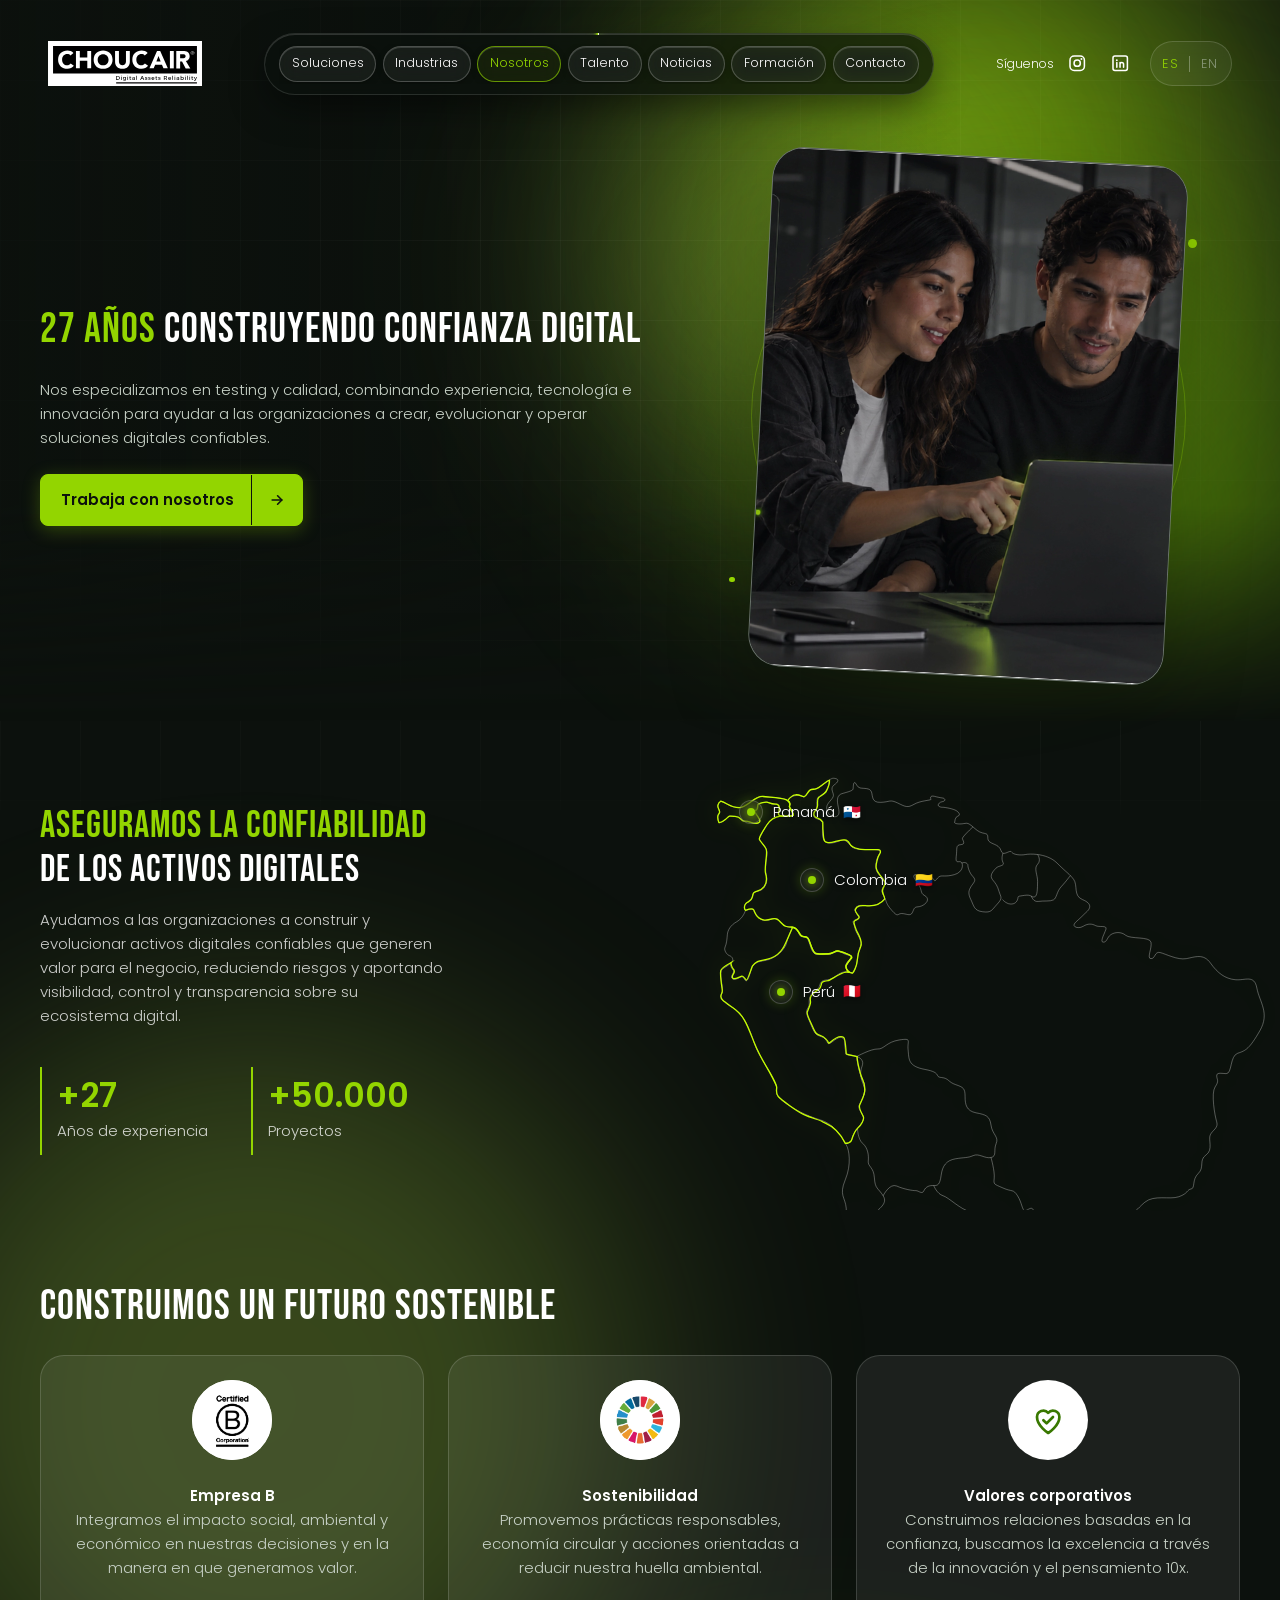
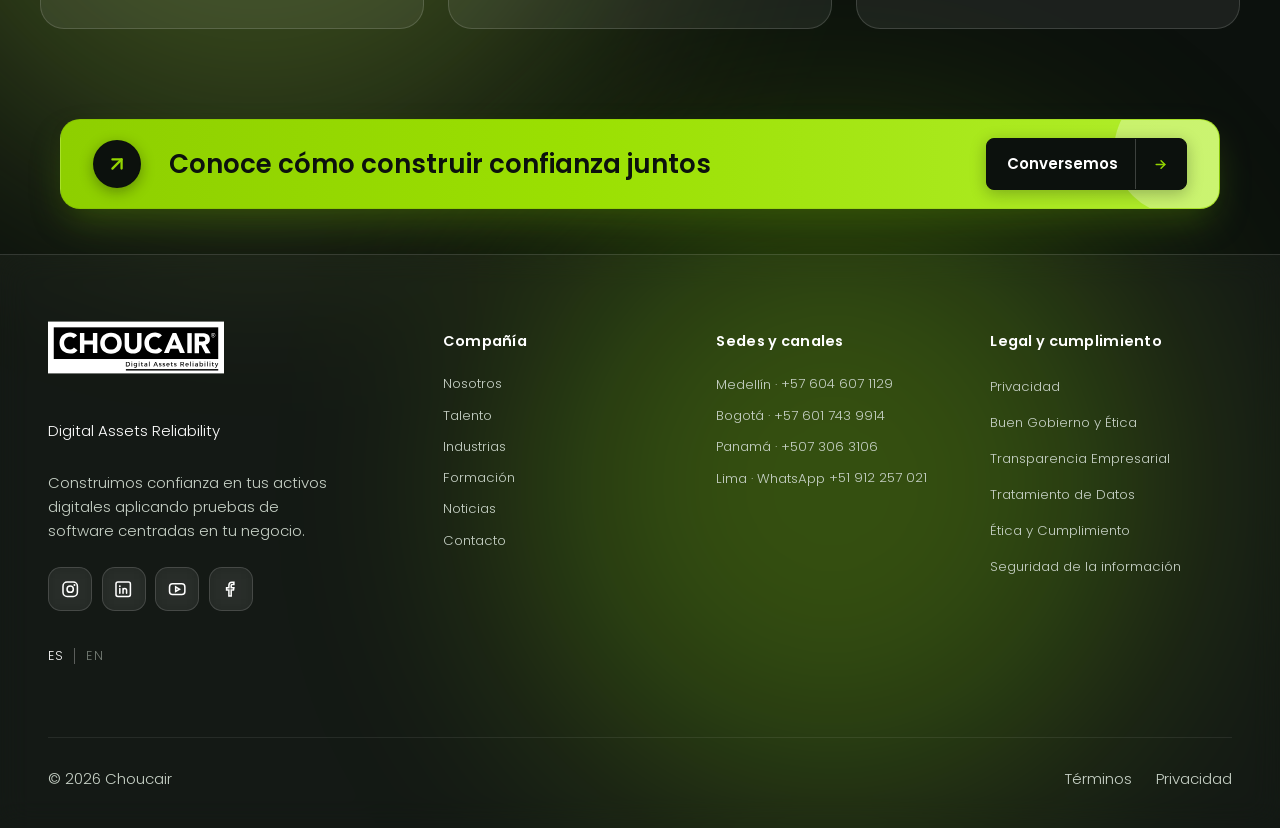
<file: nosotros.html>
<!doctype html>
<html lang="es"><head>
  <meta charset="utf-8">
  <meta name="viewport" content="width=device-width, initial-scale=1">
  <meta name="color-scheme" content="dark light">
  <meta name="robots" content="noindex,nofollow">
  <title>Nosotros · Choucair · C3 v0.3</title>
  <link rel="preconnect" href="https://fonts.googleapis.com">
  <link rel="preconnect" href="https://fonts.gstatic.com" crossorigin>
  <link rel="stylesheet" href="https://fonts.googleapis.com/css2?family=Poppins:wght@300;400;600;700&amp;display=swap">
  <link rel="stylesheet" href="tokens-base.css">
  <link rel="stylesheet" href="tokens.css">
  <link rel="stylesheet" href="home.css">
  <script src="interior.js" defer></script><link rel="stylesheet" href="interior.css">
<link rel="stylesheet" href="global-background.css"><script src="global-background.js" defer></script><link rel="stylesheet" href="cta-pill.css"></head>
<body class="interior-page site-background"><a class="skip-link" href="#contenido">Saltar al contenido</a><div class="global-aurora"><span></span><span></span><span></span></div><header class="site-header" id="top">
        <div class="header-shell">
          <div class="header-inner">
            <a class="brand-link" href="index.html" aria-label="Choucair · Ir al inicio"><img src="assets/brand/logo-choucair.svg" alt="" width="375" height="111"></a>
            <nav class="header-nav-pill" id="primary-nav" aria-label="Navegación principal">
              <ul class="header-nav-list"><li><a href="soluciones.html"><svg class="nav-item-icon" viewBox="0 0 24 24" aria-hidden="true" focusable="false"><path d="m4 7.5 8-4.5 8 4.5v9L12 21l-8-4.5z"/><path d="m4 7.5 8 4.5 8-4.5M12 12v9"/></svg><span>Soluciones</span></a></li><li><a href="industrias.html"><svg class="nav-item-icon" viewBox="0 0 24 24" aria-hidden="true" focusable="false"><path d="M4 21V5l8-2v18M12 9h8v12M2 21h20"/><path d="M7 7v.01M7 11v.01M7 15v.01M16 12v.01M16 16v.01"/></svg><span>Industrias</span></a></li><li><a href="nosotros.html"><svg class="nav-item-icon" viewBox="0 0 24 24" aria-hidden="true" focusable="false"><circle cx="9" cy="8" r="3"/><path d="M3 20v-1a6 6 0 0 1 12 0v1zM16 5.5a3 3 0 0 1 0 5.8M18 14a4 4 0 0 1 3 3.9V20h-3"/></svg><span>Nosotros</span></a></li><li class="nav-talent-desktop"><a href="https://talento.choucairtesting.com/" target="_blank" rel="noopener noreferrer">Talento</a></li><li class="nav-talent-mobile"><a href="https://talento.choucairtesting.com/" target="_blank" rel="noopener noreferrer"><svg class="nav-item-icon" viewBox="0 0 24 24" aria-hidden="true" focusable="false"><circle cx="12" cy="8" r="3"/><path d="M5 21v-1a7 7 0 0 1 14 0v1z"/></svg><span>Talento</span></a></li><li><a href="noticias.html"><svg class="nav-item-icon" viewBox="0 0 24 24" aria-hidden="true" focusable="false"><path d="M4 4h16v16H4zM2 7v12a1 1 0 0 0 1 1M8 8h8M8 12h8M8 16h5"/><path d="M16 15h2v3h-2z"/></svg><span>Noticias</span></a></li><li><a href="cursos.html"><svg class="nav-item-icon" viewBox="0 0 24 24" aria-hidden="true" focusable="false"><path d="M3 5.5A2.5 2.5 0 0 1 5.5 3H21v17H5.5A2.5 2.5 0 0 0 3 22z"/><path d="M3 5.5v14A2.5 2.5 0 0 1 5.5 17H21M8 7h8M8 11h8"/></svg><span>Formación</span></a></li><li><a href="contacto.html"><svg class="nav-item-icon" viewBox="0 0 24 24" aria-hidden="true" focusable="false"><rect x="3" y="5" width="18" height="14" rx="2"/><path d="m3 7 9 6 9-6"/></svg><span>Contacto</span></a></li></ul>
            <a class="mobile-whatsapp-cta" href="https://wa.me/573235688425" target="_blank" rel="noopener noreferrer"><svg class="mobile-whatsapp-icon" viewBox="0 0 24 24" aria-hidden="true" focusable="false"><path fill="currentColor" d="M17.472 14.382c-.297-.149-1.758-.867-2.03-.967-.273-.099-.471-.148-.67.15-.198.297-.768.966-.94 1.164-.173.198-.347.223-.644.075-.297-.149-1.255-.463-2.39-1.475-.883-.788-1.48-1.761-1.653-2.059-.173-.297-.018-.458.13-.606.134-.133.297-.347.446-.52.149-.174.198-.298.297-.496.099-.198.05-.372-.025-.52-.074-.149-.669-1.612-.916-2.207-.242-.579-.487-.5-.669-.51l-.57-.01c-.198 0-.52.074-.792.372s-1.04 1.016-1.04 2.479 1.065 2.875 1.213 3.074c.149.198 2.095 3.2 5.076 4.487.709.306 1.262.489 1.694.626.712.226 1.36.194 1.872.118.571-.085 1.758-.719 2.006-1.413.248-.694.248-1.289.173-1.413-.074-.124-.272-.198-.57-.347m-5.421 7.403h-.004a9.87 9.87 0 0 1-5.031-1.378l-.361-.214-3.741.982.999-3.648-.235-.374a9.86 9.86 0 0 1-1.51-5.26c.002-5.45 4.437-9.884 9.889-9.884a9.82 9.82 0 0 1 6.988 2.896 9.82 9.82 0 0 1 2.894 6.99c-.003 5.45-4.438 9.884-9.889 9.884m8.413-18.297A11.815 11.815 0 0 0 12.05 0C5.495 0 .16 5.335.157 11.89c0 2.096.547 4.142 1.588 5.946L.05 24l6.304-1.654a11.9 11.9 0 0 0 5.693 1.449h.005c6.554 0 11.89-5.335 11.893-11.89a11.82 11.82 0 0 0-3.481-8.417z"/></svg><span>Hablar por WhatsApp</span></a></nav>
            <div class="header-community">
              <div class="header-follow"><span class="header-follow-label">Síguenos</span><div class="header-socials social-links" role="group" aria-label="Redes sociales"><a href="https://www.instagram.com/choucairtesting/" target="_blank" rel="noopener noreferrer" aria-label="Instagram de Choucair"><svg class="social-icon social-icon-instagram" viewbox="0 0 24 24"><rect x="2.6" y="2.6" width="18.8" height="18.8" rx="5.4"></rect><circle cx="12" cy="12" r="4.1"></circle><circle class="icon-dot" cx="17.55" cy="6.5" r="1.35"></circle></svg></a><a href="https://www.linkedin.com/company/choucairtesting/posts/?feedView=all" target="_blank" rel="noopener noreferrer" aria-label="LinkedIn de Choucair"><svg class="social-icon social-icon-linkedin" viewbox="0 0 24 24"><rect x="2.6" y="2.6" width="18.8" height="18.8" rx="2.5"></rect><circle class="icon-dot" cx="7.6" cy="8" r="1.2"></circle><path d="M7.6 11.2v6.1M11.8 17.3v-6.1m0 2.2c0-1.4 1-2.3 2.3-2.3 1.4 0 2.3.9 2.3 2.4v3.8" stroke-linecap="round" stroke-linejoin="round"></path></svg></a></div></div>
              <div class="header-language"><div class="language-switch" role="group" aria-label="Idioma"><span aria-current="true">ES</span><span class="language-divider"></span><button type="button" disabled title="Inglés aún no disponible" aria-label="Inglés, aún no disponible">EN</button></div></div>
            </div>
            <button class="mobile-menu-toggle" type="button" aria-controls="primary-nav" aria-expanded="false" aria-label="Abrir menú"><span class="mobile-menu-icon"></span></button>
          </div>
        </div>
      </header>

        <main id="contenido"><div class="interior">
      <section class="wf-block wf-hero surface-dark" data-background="dark">
        <div class="hero-aurora"><div class="hero-aurora-light"></div><div class="hero-aurora-light"></div><div class="hero-aurora-light"></div><div class="hero-aurora-light hero-aurora-pointer"></div></div>
        <div><h1><span class="title-accent">27 años</span> construyendo confianza digital</h1><p class="wf-lorem">Nos especializamos en testing y calidad, combinando experiencia, tecnología e innovación para ayudar a las organizaciones a crear, evolucionar y operar soluciones digitales confiables.</p><a class="button button-primary wf-primary" href="https://talento.choucairtesting.com/" target="_blank" rel="noopener noreferrer">Trabaja con nosotros <span aria-hidden="true">↗</span></a></div><div class="hero-visual"><div class="hero-visual-grid"></div><div class="hero-orbit orbit-a"></div><div class="hero-orbit orbit-b"></div><div class="hero-media"><img src="assets/media/nosotros/NOSOTROS-HERO-NOSOTROS-MOBILE-2.webp" alt="Dos colegas trabajan juntos frente a un computador portátil." loading="eager" fetchpriority="high" decoding="async" width="1081" height="1351"></div></div></section>
      <!-- wp:group {"tagName":"section","align":"full","className":"wf-block surface-dark trust-map-section"} -->
      <section class="wp-block-group alignfull wf-block surface-dark trust-map-section">
        <!-- wp:columns {"className":"trust-map-layout"} -->
        <div class="wp-block-columns trust-map-layout">
          <!-- wp:column {"width":"40%","className":"trust-map-copy-column"} -->
          <div class="wp-block-column trust-map-copy-column" style="flex-basis:40%">
            <!-- wp:group {"className":"trust-map-copy"} -->
            <div class="wp-block-group trust-map-copy">
              <!-- wp:heading {"level":2} -->
              <h2 class="wp-block-heading trust-map-title">Aseguramos la confiabilidad <span class="trust-map-title-white">de los activos digitales</span></h2>
              <!-- /wp:heading -->
              <!-- wp:paragraph -->
              <p>Ayudamos a las organizaciones a construir y evolucionar activos digitales confiables que generen valor para el negocio, reduciendo riesgos y aportando visibilidad, control y transparencia sobre su ecosistema digital.</p>
              <!-- /wp:paragraph -->
              <!-- wp:columns {"className":"trust-map-kpis"} -->
              <div class="wp-block-columns trust-map-kpis">
                <!-- wp:column {"className":"trust-map-kpi-column"} -->
                <div class="wp-block-column trust-map-kpi-column">
                  <!-- wp:group {"className":"trust-map-kpi trust-map-kpi-experience"} -->
                  <div class="wp-block-group trust-map-kpi trust-map-kpi-experience"><!-- wp:paragraph --><p><strong>+27</strong></p><!-- /wp:paragraph --><!-- wp:paragraph --><p>Años de experiencia</p><!-- /wp:paragraph --></div>
                  <!-- /wp:group -->
                </div>
                <!-- /wp:column -->
                <!-- wp:column {"className":"trust-map-kpi-column"} -->
                <div class="wp-block-column trust-map-kpi-column">
                  <!-- wp:group {"className":"trust-map-kpi trust-map-kpi-projects"} -->
                  <div class="wp-block-group trust-map-kpi trust-map-kpi-projects"><!-- wp:paragraph --><p><strong>+50.000</strong></p><!-- /wp:paragraph --><!-- wp:paragraph --><p>Proyectos</p><!-- /wp:paragraph --></div>
                  <!-- /wp:group -->
                </div>
                <!-- /wp:column -->
              </div>
              <!-- /wp:columns -->
            </div>
            <!-- /wp:group -->
          </div>
          <!-- /wp:column -->
          <!-- wp:column {"width":"65%","className":"trust-map-visual-column"} -->
          <div class="wp-block-column trust-map-visual-column" style="flex-basis:65%">
            <!-- wp:group {"className":"trust-map-visual"} -->
            <div class="wp-block-group trust-map-visual mapa-wrapper">
              <!-- wp:image {"sizeSlug":"full","linkDestination":"none","className":"trust-map-image"} -->
              <figure class="wp-block-image size-full trust-map-image"><img class="regional-map-svg" src="mapa-regional-resaltado.svg" alt="Mapa regional de Sudamérica con marcadores de Panamá, Colombia y Perú" /></figure>
              <!-- /wp:image -->
              <!-- wp:group {"className":"map-marker map-marker-panama","ariaLabel":"Panamá"} -->
              <div class="wp-block-group map-marker map-marker-panama" aria-label="Panamá"><!-- wp:group {"className":"map-marker-glass pulse-marker"} --><div class="wp-block-group map-marker-glass pulse-marker"><!-- wp:group {"className":"map-marker-dot"} --><div class="wp-block-group map-marker-dot"></div><!-- /wp:group --></div><!-- /wp:group --><!-- wp:paragraph {"className":"map-marker-label"} --><p class="map-marker-label"><span class="map-marker-country">Panamá</span><span class="map-marker-flag" aria-hidden="true">🇵🇦</span></p><!-- /wp:paragraph --></div>
              <!-- /wp:group -->
              <!-- wp:group {"className":"map-marker map-marker-colombia","ariaLabel":"Colombia"} -->
              <div class="wp-block-group map-marker map-marker-colombia" aria-label="Colombia"><!-- wp:group {"className":"map-marker-glass pulse-marker"} --><div class="wp-block-group map-marker-glass pulse-marker"><!-- wp:group {"className":"map-marker-dot"} --><div class="wp-block-group map-marker-dot"></div><!-- /wp:group --></div><!-- /wp:group --><!-- wp:paragraph {"className":"map-marker-label"} --><p class="map-marker-label"><span class="map-marker-country">Colombia</span><span class="map-marker-flag" aria-hidden="true">🇨🇴</span></p><!-- /wp:paragraph --></div>
              <!-- /wp:group -->
              <!-- wp:group {"className":"map-marker map-marker-peru","ariaLabel":"Perú"} -->
              <div class="wp-block-group map-marker map-marker-peru" aria-label="Perú"><!-- wp:group {"className":"map-marker-glass pulse-marker"} --><div class="wp-block-group map-marker-glass pulse-marker"><!-- wp:group {"className":"map-marker-dot"} --><div class="wp-block-group map-marker-dot"></div><!-- /wp:group --></div><!-- /wp:group --><!-- wp:paragraph {"className":"map-marker-label"} --><p class="map-marker-label"><span class="map-marker-country">Perú</span><span class="map-marker-flag" aria-hidden="true">🇵🇪</span></p><!-- /wp:paragraph --></div>
              <!-- /wp:group -->
            </div>
            <!-- /wp:group -->
          </div>
          <!-- /wp:column -->
        </div>
        <!-- /wp:columns -->
      </section>
      <!-- /wp:group -->
      <section class="wf-block surface-dark sustainability-section" data-background="dark"><h2>Construimos un futuro sostenible</h2><div class="wf-grid"><div class="wf-tile"><span class="trust-symbol trust-symbol--logo" aria-hidden="true"><img src="assets/media/partners/INICIO-ALIADOS-Y-PARTNERS-DESKTOP-MOBILE-5.webp" alt="" width="1001" height="1001" loading="lazy" decoding="async"></span><strong>Empresa B</strong><p class="wf-lorem">Integramos el impacto social, ambiental y económico en nuestras decisiones y en la manera en que generamos valor.</p></div><div class="wf-tile"><span class="trust-symbol trust-symbol--logo" aria-hidden="true"><img src="assets/media/partners/INICIO-ALIADOS-Y-PARTNERS-DESKTOP-MOBILE-6.webp" alt="" width="1001" height="1001" loading="lazy" decoding="async"></span><strong>Sostenibilidad</strong><p class="wf-lorem">Promovemos prácticas responsables, economía circular y acciones orientadas a reducir nuestra huella ambiental.</p></div><div class="wf-tile"><span class="trust-symbol trust-symbol--logo sustainability-values-icon" aria-hidden="true"><svg viewBox="0 0 24 24" focusable="false"><path d="M12 20s-7-4.4-7-10a4 4 0 0 1 7-2.6A4 4 0 0 1 19 10c0 5.6-7 10-7 10Z"/><path d="m9 12 2 2 4-4"/></svg></span><strong>Valores corporativos</strong><p class="wf-lorem">Construimos relaciones basadas en la confianza, buscamos la excelencia a través de la innovación y el pensamiento 10x.</p></div></div></section>
      <section class="wf-block cta-floating-section surface-light" data-background="light"><div class="cta-floating-pill"><div class="cta-pill-icon"><svg viewBox="0 0 24 24" fill="none" stroke="currentColor" stroke-width="2.5" stroke-linecap="round" stroke-linejoin="round" focusable="false"><line x1="7" y1="17" x2="17" y2="7"></line><polyline points="7 7 17 7 17 17"></polyline></svg></div><div class="cta-pill-content"><h2 class="cta-pill-title">Conoce cómo construir confianza juntos</h2></div><div class="cta-pill-action"><a class="button button-primary wf-primary" href="contacto.html">Conversemos <span aria-hidden="true">↗</span></a></div></div></section>
    </div>

    </main>

<footer class="site-footer" aria-label="Pie de página">
    <div class="footer-shell reveal">
      <div class="footer-brand"><img src="assets/brand/logo-choucair.svg" alt="Choucair" width="375" height="111"><span class="footer-tagline">Digital Assets Reliability</span><p class="footer-description">Construimos confianza en tus activos digitales aplicando pruebas de software centradas en tu negocio.</p><div class="footer-socials social-links" role="group" aria-label="Redes sociales"><a href="https://www.instagram.com/choucairtesting/" target="_blank" rel="noopener noreferrer" aria-label="Instagram de Choucair"><svg class="social-icon social-icon-instagram" viewbox="0 0 24 24" aria-hidden="true"><rect x="2.6" y="2.6" width="18.8" height="18.8" rx="5.4"></rect><circle cx="12" cy="12" r="4.1"></circle><circle class="icon-dot" cx="17.55" cy="6.5" r="1.35"></circle></svg></a><a href="https://www.linkedin.com/company/choucairtesting/posts/?feedView=all" target="_blank" rel="noopener noreferrer" aria-label="LinkedIn de Choucair"><svg class="social-icon social-icon-linkedin" viewbox="0 0 24 24" aria-hidden="true"><rect x="2.6" y="2.6" width="18.8" height="18.8" rx="2.5"></rect><circle class="icon-dot" cx="7.6" cy="8" r="1.2"></circle><path d="M7.6 11.2v6.1M11.8 17.3v-6.1m0 2.2c0-1.4 1-2.3 2.3-2.3 1.4 0 2.3.9 2.3 2.4v3.8" stroke-linecap="round" stroke-linejoin="round"></path></svg></a><a href="https://www.youtube.com/@ChoucairTestingSA" target="_blank" rel="noopener noreferrer" aria-label="YouTube de Choucair"><svg class="social-icon" viewbox="0 0 24 24" aria-hidden="true"><rect x="2" y="5" width="20" height="14" rx="4"></rect><path d="m10 9 5 3-5 3z"></path></svg></a><a href="https://www.facebook.com/ChoucairTesting/" target="_blank" rel="noopener noreferrer" aria-label="Facebook de Choucair"><svg class="social-icon" viewbox="0 0 24 24" aria-hidden="true"><path d="M15.5 3H13a4 4 0 0 0-4 4v3H6v3h3v8h3v-8h3l.5-3H12V7a1 1 0 0 1 1-1h2.5z"></path></svg></a></div><div class="language-switch" role="group" aria-label="Idioma"><span aria-current="true">ES</span><span class="language-divider" aria-hidden="true"></span><button type="button" disabled title="Inglés aún no disponible" aria-label="Inglés, aún no disponible">EN</button></div></div>
      <details class="footer-group"><summary><h2>Compañía</h2></summary><ul><li><a href="nosotros.html">Nosotros</a></li><li><a href="https://talento.choucairtesting.com/" target="_blank" rel="noopener noreferrer">Talento</a></li><li><a href="industrias.html">Industrias</a></li><li><a href="cursos.html">Formación</a></li><li><a href="noticias.html">Noticias</a></li><li><a href="contacto.html">Contacto</a></li></ul></details>
      <details class="footer-group"><summary><h2>Sedes y canales</h2></summary><ul><li>Medellín · <a href="tel:+576046071129">+57 604 607 1129</a></li><li>Bogotá · <a href="tel:+576017439914">+57 601 743 9914</a></li><li>Panamá · <a href="tel:+5073063106">+507 306 3106</a></li><li>Lima · WhatsApp <a href="tel:+51912257021">+51 912 257 021</a></li></ul></details>
      <details class="footer-group"><summary><h2>Legal y cumplimiento</h2></summary><ul><li><button type="button" data-preview-target="Privacidad">Privacidad</button></li><li><button type="button" data-preview-target="Buen Gobierno y Ética">Buen Gobierno y Ética</button></li><li><button type="button" data-preview-target="Transparencia Empresarial">Transparencia Empresarial</button></li><li><button type="button" data-preview-target="Tratamiento de Datos">Tratamiento de Datos</button></li><li><button type="button" data-preview-target="Ética y Cumplimiento">Ética y Cumplimiento</button></li><li><button type="button" data-preview-target="Seguridad de la información">Seguridad de la información</button></li></ul></details>
    </div>
    <div class="footer-bottom"><span>© 2026 Choucair</span><div class="footer-bottom-links"><button type="button" data-preview-target="Términos">Términos</button><button type="button" data-preview-target="Privacidad">Privacidad</button></div></div>
  </footer><div class="preview-notice" id="preview-notice" role="status" aria-live="polite" hidden><span id="preview-message"></span><button type="button" id="preview-dismiss" aria-label="Cerrar aviso">×</button></div>
</body></html>
</file>
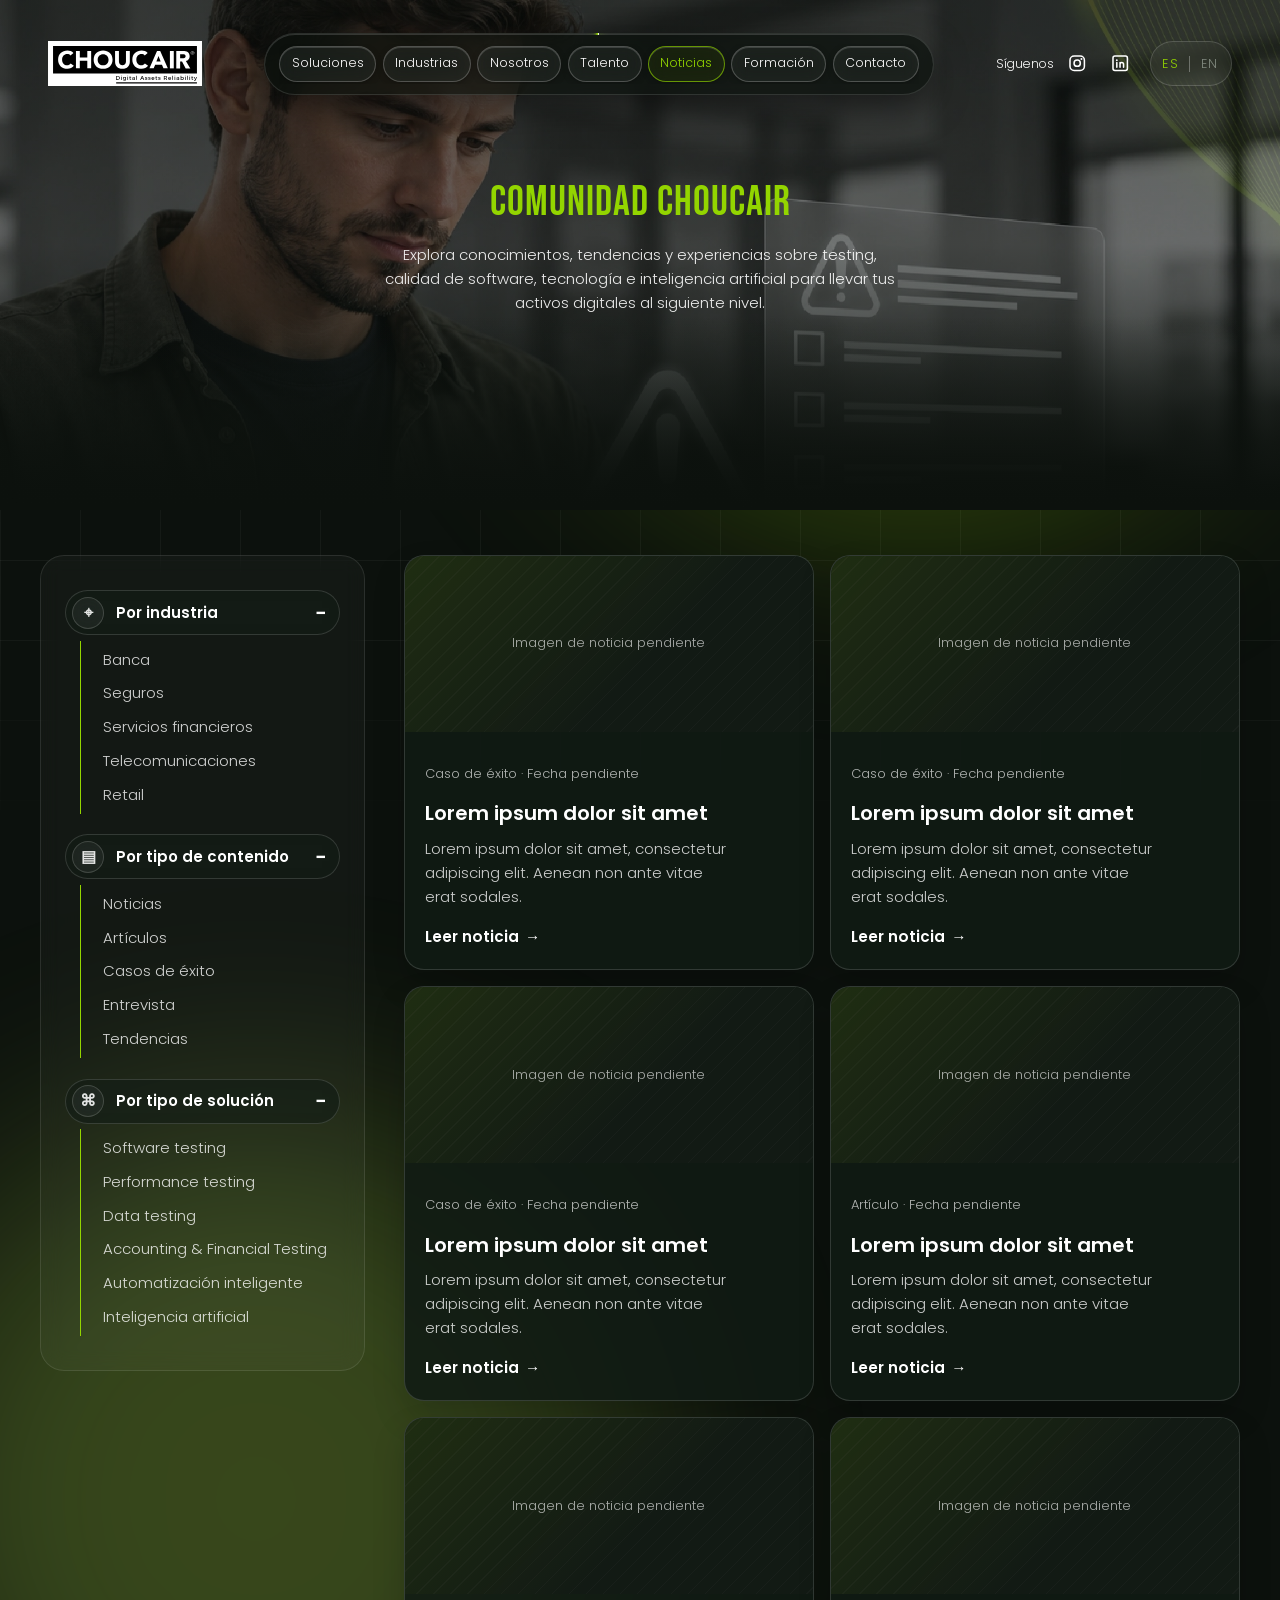
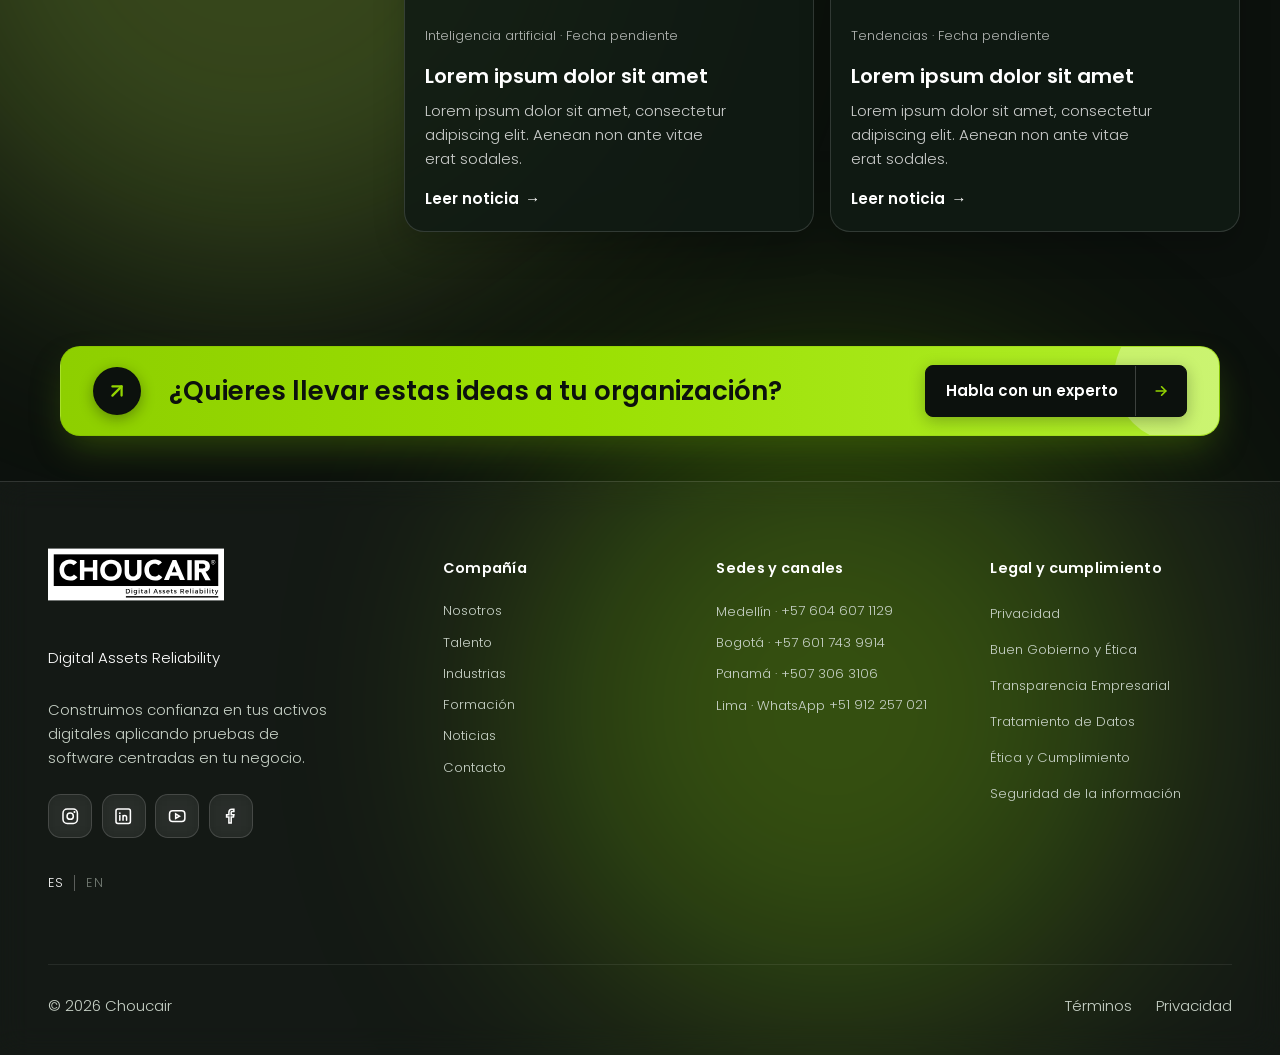
<file: noticias.html>
<!doctype html>
<html lang="es"><head>
  <meta charset="utf-8">
  <meta name="viewport" content="width=device-width, initial-scale=1">
  <meta name="color-scheme" content="dark light">
  <meta name="robots" content="noindex,nofollow">
  <title>Noticias · Choucair · C3 v0.3</title>
  <link rel="preconnect" href="https://fonts.googleapis.com">
  <link rel="preconnect" href="https://fonts.gstatic.com" crossorigin>
  <link rel="stylesheet" href="https://fonts.googleapis.com/css2?family=Poppins:wght@300;400;600;700&amp;display=swap">
  <link rel="stylesheet" href="tokens-base.css">
  <link rel="stylesheet" href="tokens.css">
  <link rel="stylesheet" href="home.css">
  <script src="interior.js" defer></script><link rel="stylesheet" href="interior.css">
<link rel="stylesheet" href="global-background.css"><script src="global-background.js" defer></script><link rel="stylesheet" href="cta-pill.css"></head>
<body class="interior-page site-background"><a class="skip-link" href="#contenido">Saltar al contenido</a><div class="global-aurora" aria-hidden="true"><span></span><span></span><span></span></div><header class="site-header" id="top">
        <div class="header-shell">
          <div class="header-inner">
            <a class="brand-link" href="index.html" aria-label="Choucair · Ir al inicio"><img src="assets/brand/logo-choucair.svg" alt="" width="375" height="111"></a>
            <nav class="header-nav-pill" id="primary-nav" aria-label="Navegación principal">
              <ul class="header-nav-list"><li><a href="soluciones.html"><svg class="nav-item-icon" viewBox="0 0 24 24" aria-hidden="true" focusable="false"><path d="m4 7.5 8-4.5 8 4.5v9L12 21l-8-4.5z"/><path d="m4 7.5 8 4.5 8-4.5M12 12v9"/></svg><span>Soluciones</span></a></li><li><a href="industrias.html"><svg class="nav-item-icon" viewBox="0 0 24 24" aria-hidden="true" focusable="false"><path d="M4 21V5l8-2v18M12 9h8v12M2 21h20"/><path d="M7 7v.01M7 11v.01M7 15v.01M16 12v.01M16 16v.01"/></svg><span>Industrias</span></a></li><li><a href="nosotros.html"><svg class="nav-item-icon" viewBox="0 0 24 24" aria-hidden="true" focusable="false"><circle cx="9" cy="8" r="3"/><path d="M3 20v-1a6 6 0 0 1 12 0v1zM16 5.5a3 3 0 0 1 0 5.8M18 14a4 4 0 0 1 3 3.9V20h-3"/></svg><span>Nosotros</span></a></li><li class="nav-talent-desktop"><a href="https://talento.choucairtesting.com/" target="_blank" rel="noopener noreferrer">Talento</a></li><li class="nav-talent-mobile"><a href="https://talento.choucairtesting.com/" target="_blank" rel="noopener noreferrer"><svg class="nav-item-icon" viewBox="0 0 24 24" aria-hidden="true" focusable="false"><circle cx="12" cy="8" r="3"/><path d="M5 21v-1a7 7 0 0 1 14 0v1z"/></svg><span>Talento</span></a></li><li><a href="noticias.html"><svg class="nav-item-icon" viewBox="0 0 24 24" aria-hidden="true" focusable="false"><path d="M4 4h16v16H4zM2 7v12a1 1 0 0 0 1 1M8 8h8M8 12h8M8 16h5"/><path d="M16 15h2v3h-2z"/></svg><span>Noticias</span></a></li><li><a href="cursos.html"><svg class="nav-item-icon" viewBox="0 0 24 24" aria-hidden="true" focusable="false"><path d="M3 5.5A2.5 2.5 0 0 1 5.5 3H21v17H5.5A2.5 2.5 0 0 0 3 22z"/><path d="M3 5.5v14A2.5 2.5 0 0 1 5.5 17H21M8 7h8M8 11h8"/></svg><span>Formación</span></a></li><li><a href="contacto.html"><svg class="nav-item-icon" viewBox="0 0 24 24" aria-hidden="true" focusable="false"><rect x="3" y="5" width="18" height="14" rx="2"/><path d="m3 7 9 6 9-6"/></svg><span>Contacto</span></a></li></ul>
            <a class="mobile-whatsapp-cta" href="https://wa.me/573235688425" target="_blank" rel="noopener noreferrer"><svg class="mobile-whatsapp-icon" viewBox="0 0 24 24" aria-hidden="true" focusable="false"><path fill="currentColor" d="M17.472 14.382c-.297-.149-1.758-.867-2.03-.967-.273-.099-.471-.148-.67.15-.198.297-.768.966-.94 1.164-.173.198-.347.223-.644.075-.297-.149-1.255-.463-2.39-1.475-.883-.788-1.48-1.761-1.653-2.059-.173-.297-.018-.458.13-.606.134-.133.297-.347.446-.52.149-.174.198-.298.297-.496.099-.198.05-.372-.025-.52-.074-.149-.669-1.612-.916-2.207-.242-.579-.487-.5-.669-.51l-.57-.01c-.198 0-.52.074-.792.372s-1.04 1.016-1.04 2.479 1.065 2.875 1.213 3.074c.149.198 2.095 3.2 5.076 4.487.709.306 1.262.489 1.694.626.712.226 1.36.194 1.872.118.571-.085 1.758-.719 2.006-1.413.248-.694.248-1.289.173-1.413-.074-.124-.272-.198-.57-.347m-5.421 7.403h-.004a9.87 9.87 0 0 1-5.031-1.378l-.361-.214-3.741.982.999-3.648-.235-.374a9.86 9.86 0 0 1-1.51-5.26c.002-5.45 4.437-9.884 9.889-9.884a9.82 9.82 0 0 1 6.988 2.896 9.82 9.82 0 0 1 2.894 6.99c-.003 5.45-4.438 9.884-9.889 9.884m8.413-18.297A11.815 11.815 0 0 0 12.05 0C5.495 0 .16 5.335.157 11.89c0 2.096.547 4.142 1.588 5.946L.05 24l6.304-1.654a11.9 11.9 0 0 0 5.693 1.449h.005c6.554 0 11.89-5.335 11.893-11.89a11.82 11.82 0 0 0-3.481-8.417z"/></svg><span>Hablar por WhatsApp</span></a></nav>
            <div class="header-community">
              <div class="header-follow"><span class="header-follow-label">Síguenos</span><div class="header-socials social-links" role="group" aria-label="Redes sociales"><a href="https://www.instagram.com/choucairtesting/" target="_blank" rel="noopener noreferrer" aria-label="Instagram de Choucair"><svg class="social-icon social-icon-instagram" viewbox="0 0 24 24" aria-hidden="true"><rect x="2.6" y="2.6" width="18.8" height="18.8" rx="5.4"></rect><circle cx="12" cy="12" r="4.1"></circle><circle class="icon-dot" cx="17.55" cy="6.5" r="1.35"></circle></svg></a><a href="https://www.linkedin.com/company/choucairtesting/posts/?feedView=all" target="_blank" rel="noopener noreferrer" aria-label="LinkedIn de Choucair"><svg class="social-icon social-icon-linkedin" viewbox="0 0 24 24" aria-hidden="true"><rect x="2.6" y="2.6" width="18.8" height="18.8" rx="2.5"></rect><circle class="icon-dot" cx="7.6" cy="8" r="1.2"></circle><path d="M7.6 11.2v6.1M11.8 17.3v-6.1m0 2.2c0-1.4 1-2.3 2.3-2.3 1.4 0 2.3.9 2.3 2.4v3.8" stroke-linecap="round" stroke-linejoin="round"></path></svg></a></div></div>
              <div class="header-language"><div class="language-switch" role="group" aria-label="Idioma"><span aria-current="true">ES</span><span class="language-divider" aria-hidden="true"></span><button type="button" disabled title="Inglés aún no disponible" aria-label="Inglés, aún no disponible">EN</button></div></div>
            </div>
            <button class="mobile-menu-toggle" type="button" aria-controls="primary-nav" aria-expanded="false" aria-label="Abrir menú"><span class="mobile-menu-icon" aria-hidden="true"></span></button>
          </div>
        </div>
      </header>

        <main id="contenido"><div class="interior">
      <!-- wp:group {"tagName":"section","className":"wf-block news-hero surface-dark","style":{"background":{"backgroundImage":{"url":"assets/media/editorial/NOTICIAS-CASOS-Y-ARTICULOS-DESKTOP-6.webp"},"backgroundSize":"100% auto"}}} -->
      <section class="wp-block-group wf-block news-hero surface-dark" style="background-image:url('assets/media/editorial/NOTICIAS-CASOS-Y-ARTICULOS-DESKTOP-6.webp');background-size:100% auto">
        <!-- wp:group {"className":"news-hero-content"} -->
        <div class="wp-block-group news-hero-content">
          <!-- wp:heading {"level":1} -->
          <h1 class="wp-block-heading"><span class="title-accent">Comunidad Choucair</span></h1>
          <!-- /wp:heading -->
          <!-- wp:paragraph -->
          <p>Explora conocimientos, tendencias y experiencias sobre testing, calidad de software, tecnología e inteligencia artificial para llevar tus activos digitales al siguiente nivel.</p>
          <!-- /wp:paragraph -->
        </div>
        <!-- /wp:group -->
      </section>
      <!-- /wp:group -->
      <!-- wp:group {"tagName":"section","className":"wf-block surface-dark news-library"} -->
      <section class="wp-block-group wf-block surface-dark news-library" data-background="dark">
        <!-- wp:columns {"className":"news-layout"} -->
        <div class="wp-block-columns news-layout">
          <!-- wp:column {"width":"28%","className":"news-sidebar-column"} -->
          <div class="wp-block-column news-sidebar-column" style="flex-basis:28%">
            <!-- wp:group {"className":"news-filter-sidebar"} -->
            <div class="wp-block-group news-filter-sidebar" data-background="dark">
              <!-- wp:details {"showContent":true,"summary":"Por industria","className":"news-filter news-filter-industry"} -->
              <details class="wp-block-details news-filter news-filter-industry" open>
                <summary>Por industria</summary>
                <!-- wp:list {"className":"news-filter-options"} -->
                <ul class="wp-block-list news-filter-options"><li><a href="#news-grid">Banca</a></li><li><a href="#news-grid">Seguros</a></li><li><a href="#news-grid">Servicios financieros</a></li><li><a href="#news-grid">Telecomunicaciones</a></li><li><a href="#news-grid">Retail</a></li></ul>
                <!-- /wp:list -->
              </details>
              <!-- /wp:details -->
              <!-- wp:details {"showContent":true,"summary":"Por tipo de contenido","className":"news-filter news-filter-content"} -->
              <details class="wp-block-details news-filter news-filter-content" open>
                <summary>Por tipo de contenido</summary>
                <!-- wp:list {"className":"news-filter-options"} -->
                <ul class="wp-block-list news-filter-options"><li><a href="#news-grid">Noticias</a></li><li><a href="#news-grid">Artículos</a></li><li><a href="#news-grid">Casos de éxito</a></li><li><a href="#news-grid">Entrevista</a></li><li><a href="#news-grid">Tendencias</a></li></ul>
                <!-- /wp:list -->
              </details>
              <!-- /wp:details -->
              <!-- wp:details {"showContent":true,"summary":"Por tipo de solución","className":"news-filter news-filter-solution"} -->
              <details class="wp-block-details news-filter news-filter-solution" open>
                <summary>Por tipo de solución</summary>
                <!-- wp:list {"className":"news-filter-options"} -->
                <ul class="wp-block-list news-filter-options"><li><a href="#news-grid">Software testing</a></li><li><a href="#news-grid">Performance testing</a></li><li><a href="#news-grid">Data testing</a></li><li><a href="#news-grid">Accounting &amp; Financial Testing</a></li><li><a href="#news-grid">Automatización inteligente</a></li><li><a href="#news-grid">Inteligencia artificial</a></li></ul>
                <!-- /wp:list -->
              </details>
              <!-- /wp:details -->
            </div>
            <!-- /wp:group -->
          </div>
          <!-- /wp:column -->
          <!-- wp:column {"width":"72%","className":"news-results-column"} -->
          <div class="wp-block-column news-results-column" style="flex-basis:72%">
            <!-- wp:group {"className":"news-articles-list"} -->
            <div class="wp-block-group news-articles-list">
              <!-- wp:group {"className":"wf-article-card news-placeholder-card card-border-traced"} -->
              <div class="wp-block-group wf-article-card news-placeholder-card card-border-traced">
                <!-- wp:group {"className":"news-thumb-placeholder"} -->
                <div class="wp-block-group news-thumb-placeholder"><!-- wp:paragraph {"className":"news-thumb-label"} --><p class="news-thumb-label">Imagen de noticia pendiente</p><!-- /wp:paragraph --></div>
                <!-- /wp:group -->
                <!-- wp:paragraph {"className":"wf-eyebrow"} --><p class="wf-eyebrow">Caso de éxito · Fecha pendiente</p><!-- /wp:paragraph -->
                <!-- wp:heading {"level":3} --><h3 class="wp-block-heading">Lorem ipsum dolor sit amet</h3><!-- /wp:heading -->
                <!-- wp:paragraph {"className":"news-card-description"} --><p class="news-card-description">Lorem ipsum dolor sit amet, consectetur adipiscing elit. Aenean non ante vitae erat sodales.</p><!-- /wp:paragraph -->
                <!-- wp:buttons {"className":"news-card-actions"} -->
                <div class="wp-block-buttons news-card-actions">
                  <!-- wp:button {"className":"news-read-more"} -->
                  <div class="wp-block-button news-read-more"><a class="wp-block-button__link wp-element-button" href="articulo.html">Leer noticia <span aria-hidden="true">→</span></a></div>
                  <!-- /wp:button -->
                </div>
                <!-- /wp:buttons -->
              </div>
              <!-- /wp:group -->
              <!-- wp:group {"className":"wf-article-card news-placeholder-card card-border-traced"} -->
              <div class="wp-block-group wf-article-card news-placeholder-card card-border-traced">
                <!-- wp:group {"className":"news-thumb-placeholder"} -->
                <div class="wp-block-group news-thumb-placeholder"><!-- wp:paragraph {"className":"news-thumb-label"} --><p class="news-thumb-label">Imagen de noticia pendiente</p><!-- /wp:paragraph --></div>
                <!-- /wp:group -->
                <!-- wp:paragraph {"className":"wf-eyebrow"} --><p class="wf-eyebrow">Caso de éxito · Fecha pendiente</p><!-- /wp:paragraph -->
                <!-- wp:heading {"level":3} --><h3 class="wp-block-heading">Lorem ipsum dolor sit amet</h3><!-- /wp:heading -->
                <!-- wp:paragraph {"className":"news-card-description"} --><p class="news-card-description">Lorem ipsum dolor sit amet, consectetur adipiscing elit. Aenean non ante vitae erat sodales.</p><!-- /wp:paragraph -->
                <!-- wp:buttons {"className":"news-card-actions"} -->
                <div class="wp-block-buttons news-card-actions">
                  <!-- wp:button {"className":"news-read-more"} -->
                  <div class="wp-block-button news-read-more"><a class="wp-block-button__link wp-element-button" href="articulo.html">Leer noticia <span aria-hidden="true">→</span></a></div>
                  <!-- /wp:button -->
                </div>
                <!-- /wp:buttons -->
              </div>
              <!-- /wp:group -->
              <!-- wp:group {"className":"wf-article-card news-placeholder-card card-border-traced"} -->
              <div class="wp-block-group wf-article-card news-placeholder-card card-border-traced">
                <!-- wp:group {"className":"news-thumb-placeholder"} -->
                <div class="wp-block-group news-thumb-placeholder"><!-- wp:paragraph {"className":"news-thumb-label"} --><p class="news-thumb-label">Imagen de noticia pendiente</p><!-- /wp:paragraph --></div>
                <!-- /wp:group -->
                <!-- wp:paragraph {"className":"wf-eyebrow"} --><p class="wf-eyebrow">Caso de éxito · Fecha pendiente</p><!-- /wp:paragraph -->
                <!-- wp:heading {"level":3} --><h3 class="wp-block-heading">Lorem ipsum dolor sit amet</h3><!-- /wp:heading -->
                <!-- wp:paragraph {"className":"news-card-description"} --><p class="news-card-description">Lorem ipsum dolor sit amet, consectetur adipiscing elit. Aenean non ante vitae erat sodales.</p><!-- /wp:paragraph -->
                <!-- wp:buttons {"className":"news-card-actions"} -->
                <div class="wp-block-buttons news-card-actions">
                  <!-- wp:button {"className":"news-read-more"} -->
                  <div class="wp-block-button news-read-more"><a class="wp-block-button__link wp-element-button" href="articulo.html">Leer noticia <span aria-hidden="true">→</span></a></div>
                  <!-- /wp:button -->
                </div>
                <!-- /wp:buttons -->
              </div>
              <!-- /wp:group -->
              <!-- wp:group {"className":"wf-article-card news-placeholder-card card-border-traced"} -->
              <div class="wp-block-group wf-article-card news-placeholder-card card-border-traced">
                <!-- wp:group {"className":"news-thumb-placeholder"} -->
                <div class="wp-block-group news-thumb-placeholder"><!-- wp:paragraph {"className":"news-thumb-label"} --><p class="news-thumb-label">Imagen de noticia pendiente</p><!-- /wp:paragraph --></div>
                <!-- /wp:group -->
                <!-- wp:paragraph {"className":"wf-eyebrow"} --><p class="wf-eyebrow">Artículo · Fecha pendiente</p><!-- /wp:paragraph -->
                <!-- wp:heading {"level":3} --><h3 class="wp-block-heading">Lorem ipsum dolor sit amet</h3><!-- /wp:heading -->
                <!-- wp:paragraph {"className":"news-card-description"} --><p class="news-card-description">Lorem ipsum dolor sit amet, consectetur adipiscing elit. Aenean non ante vitae erat sodales.</p><!-- /wp:paragraph -->
                <!-- wp:buttons {"className":"news-card-actions"} -->
                <div class="wp-block-buttons news-card-actions">
                  <!-- wp:button {"className":"news-read-more"} -->
                  <div class="wp-block-button news-read-more"><a class="wp-block-button__link wp-element-button" href="articulo.html">Leer noticia <span aria-hidden="true">→</span></a></div>
                  <!-- /wp:button -->
                </div>
                <!-- /wp:buttons -->
              </div>
              <!-- /wp:group -->
              <!-- wp:group {"className":"wf-article-card news-placeholder-card card-border-traced"} -->
              <div class="wp-block-group wf-article-card news-placeholder-card card-border-traced">
                <!-- wp:group {"className":"news-thumb-placeholder"} -->
                <div class="wp-block-group news-thumb-placeholder"><!-- wp:paragraph {"className":"news-thumb-label"} --><p class="news-thumb-label">Imagen de noticia pendiente</p><!-- /wp:paragraph --></div>
                <!-- /wp:group -->
                <!-- wp:paragraph {"className":"wf-eyebrow"} --><p class="wf-eyebrow">Inteligencia artificial · Fecha pendiente</p><!-- /wp:paragraph -->
                <!-- wp:heading {"level":3} --><h3 class="wp-block-heading">Lorem ipsum dolor sit amet</h3><!-- /wp:heading -->
                <!-- wp:paragraph {"className":"news-card-description"} --><p class="news-card-description">Lorem ipsum dolor sit amet, consectetur adipiscing elit. Aenean non ante vitae erat sodales.</p><!-- /wp:paragraph -->
                <!-- wp:buttons {"className":"news-card-actions"} -->
                <div class="wp-block-buttons news-card-actions">
                  <!-- wp:button {"className":"news-read-more"} -->
                  <div class="wp-block-button news-read-more"><a class="wp-block-button__link wp-element-button" href="articulo.html">Leer noticia <span aria-hidden="true">→</span></a></div>
                  <!-- /wp:button -->
                </div>
                <!-- /wp:buttons -->
              </div>
              <!-- /wp:group -->
              <!-- wp:group {"className":"wf-article-card news-placeholder-card card-border-traced"} -->
              <div class="wp-block-group wf-article-card news-placeholder-card card-border-traced">
                <!-- wp:group {"className":"news-thumb-placeholder"} -->
                <div class="wp-block-group news-thumb-placeholder"><!-- wp:paragraph {"className":"news-thumb-label"} --><p class="news-thumb-label">Imagen de noticia pendiente</p><!-- /wp:paragraph --></div>
                <!-- /wp:group -->
                <!-- wp:paragraph {"className":"wf-eyebrow"} --><p class="wf-eyebrow">Tendencias · Fecha pendiente</p><!-- /wp:paragraph -->
                <!-- wp:heading {"level":3} --><h3 class="wp-block-heading">Lorem ipsum dolor sit amet</h3><!-- /wp:heading -->
                <!-- wp:paragraph {"className":"news-card-description"} --><p class="news-card-description">Lorem ipsum dolor sit amet, consectetur adipiscing elit. Aenean non ante vitae erat sodales.</p><!-- /wp:paragraph -->
                <!-- wp:buttons {"className":"news-card-actions"} -->
                <div class="wp-block-buttons news-card-actions">
                  <!-- wp:button {"className":"news-read-more"} -->
                  <div class="wp-block-button news-read-more"><a class="wp-block-button__link wp-element-button" href="articulo.html">Leer noticia <span aria-hidden="true">→</span></a></div>
                  <!-- /wp:button -->
                </div>
                <!-- /wp:buttons -->
              </div>
              <!-- /wp:group -->
            </div>
            <!-- /wp:group -->

          </div>
          <!-- /wp:column -->
        </div>
        <!-- /wp:columns -->
      </section>
      <!-- /wp:group -->
      <section class="wf-block cta-floating-section surface-light" data-background="light"><div class="cta-floating-pill"><div class="cta-pill-icon" aria-hidden="true"><svg viewBox="0 0 24 24" fill="none" stroke="currentColor" stroke-width="2.5" stroke-linecap="round" stroke-linejoin="round" focusable="false"><line x1="7" y1="17" x2="17" y2="7"></line><polyline points="7 7 17 7 17 17"></polyline></svg></div><div class="cta-pill-content"><h2 class="cta-pill-title">¿Quieres llevar estas ideas a tu organización?</h2></div><div class="cta-pill-action"><a class="button button-primary wf-primary" href="contacto.html">Habla con un experto <span aria-hidden="true">↗</span></a></div></div></section>
    </div>

    </main>

<footer class="site-footer" aria-label="Pie de página">
    <div class="footer-shell reveal">
      <div class="footer-brand"><img src="assets/brand/logo-choucair.svg" alt="Choucair" width="375" height="111"><span class="footer-tagline">Digital Assets Reliability</span><p class="footer-description">Construimos confianza en tus activos digitales aplicando pruebas de software centradas en tu negocio.</p><div class="footer-socials social-links" role="group" aria-label="Redes sociales"><a href="https://www.instagram.com/choucairtesting/" target="_blank" rel="noopener noreferrer" aria-label="Instagram de Choucair"><svg class="social-icon social-icon-instagram" viewbox="0 0 24 24" aria-hidden="true"><rect x="2.6" y="2.6" width="18.8" height="18.8" rx="5.4"></rect><circle cx="12" cy="12" r="4.1"></circle><circle class="icon-dot" cx="17.55" cy="6.5" r="1.35"></circle></svg></a><a href="https://www.linkedin.com/company/choucairtesting/posts/?feedView=all" target="_blank" rel="noopener noreferrer" aria-label="LinkedIn de Choucair"><svg class="social-icon social-icon-linkedin" viewbox="0 0 24 24" aria-hidden="true"><rect x="2.6" y="2.6" width="18.8" height="18.8" rx="2.5"></rect><circle class="icon-dot" cx="7.6" cy="8" r="1.2"></circle><path d="M7.6 11.2v6.1M11.8 17.3v-6.1m0 2.2c0-1.4 1-2.3 2.3-2.3 1.4 0 2.3.9 2.3 2.4v3.8" stroke-linecap="round" stroke-linejoin="round"></path></svg></a><a href="https://www.youtube.com/@ChoucairTestingSA" target="_blank" rel="noopener noreferrer" aria-label="YouTube de Choucair"><svg class="social-icon" viewbox="0 0 24 24" aria-hidden="true"><rect x="2" y="5" width="20" height="14" rx="4"></rect><path d="m10 9 5 3-5 3z"></path></svg></a><a href="https://www.facebook.com/ChoucairTesting/" target="_blank" rel="noopener noreferrer" aria-label="Facebook de Choucair"><svg class="social-icon" viewbox="0 0 24 24" aria-hidden="true"><path d="M15.5 3H13a4 4 0 0 0-4 4v3H6v3h3v8h3v-8h3l.5-3H12V7a1 1 0 0 1 1-1h2.5z"></path></svg></a></div><div class="language-switch" role="group" aria-label="Idioma"><span aria-current="true">ES</span><span class="language-divider" aria-hidden="true"></span><button type="button" disabled title="Inglés aún no disponible" aria-label="Inglés, aún no disponible">EN</button></div></div>
      <details class="footer-group"><summary><h2>Compañía</h2></summary><ul><li><a href="nosotros.html">Nosotros</a></li><li><a href="https://talento.choucairtesting.com/" target="_blank" rel="noopener noreferrer">Talento</a></li><li><a href="industrias.html">Industrias</a></li><li><a href="cursos.html">Formación</a></li><li><a href="noticias.html">Noticias</a></li><li><a href="contacto.html">Contacto</a></li></ul></details>
      <details class="footer-group"><summary><h2>Sedes y canales</h2></summary><ul><li>Medellín · <a href="tel:+576046071129">+57 604 607 1129</a></li><li>Bogotá · <a href="tel:+576017439914">+57 601 743 9914</a></li><li>Panamá · <a href="tel:+5073063106">+507 306 3106</a></li><li>Lima · WhatsApp <a href="tel:+51912257021">+51 912 257 021</a></li></ul></details>
      <details class="footer-group"><summary><h2>Legal y cumplimiento</h2></summary><ul><li><button type="button" data-preview-target="Privacidad">Privacidad</button></li><li><button type="button" data-preview-target="Buen Gobierno y Ética">Buen Gobierno y Ética</button></li><li><button type="button" data-preview-target="Transparencia Empresarial">Transparencia Empresarial</button></li><li><button type="button" data-preview-target="Tratamiento de Datos">Tratamiento de Datos</button></li><li><button type="button" data-preview-target="Ética y Cumplimiento">Ética y Cumplimiento</button></li><li><button type="button" data-preview-target="Seguridad de la información">Seguridad de la información</button></li></ul></details>
    </div>
    <div class="footer-bottom"><span>© 2026 Choucair</span><div class="footer-bottom-links"><button type="button" data-preview-target="Términos">Términos</button><button type="button" data-preview-target="Privacidad">Privacidad</button></div></div>
  </footer><div class="preview-notice" id="preview-notice" role="status" aria-live="polite" hidden><span id="preview-message"></span><button type="button" id="preview-dismiss" aria-label="Cerrar aviso">×</button></div>
</body></html>
</file>
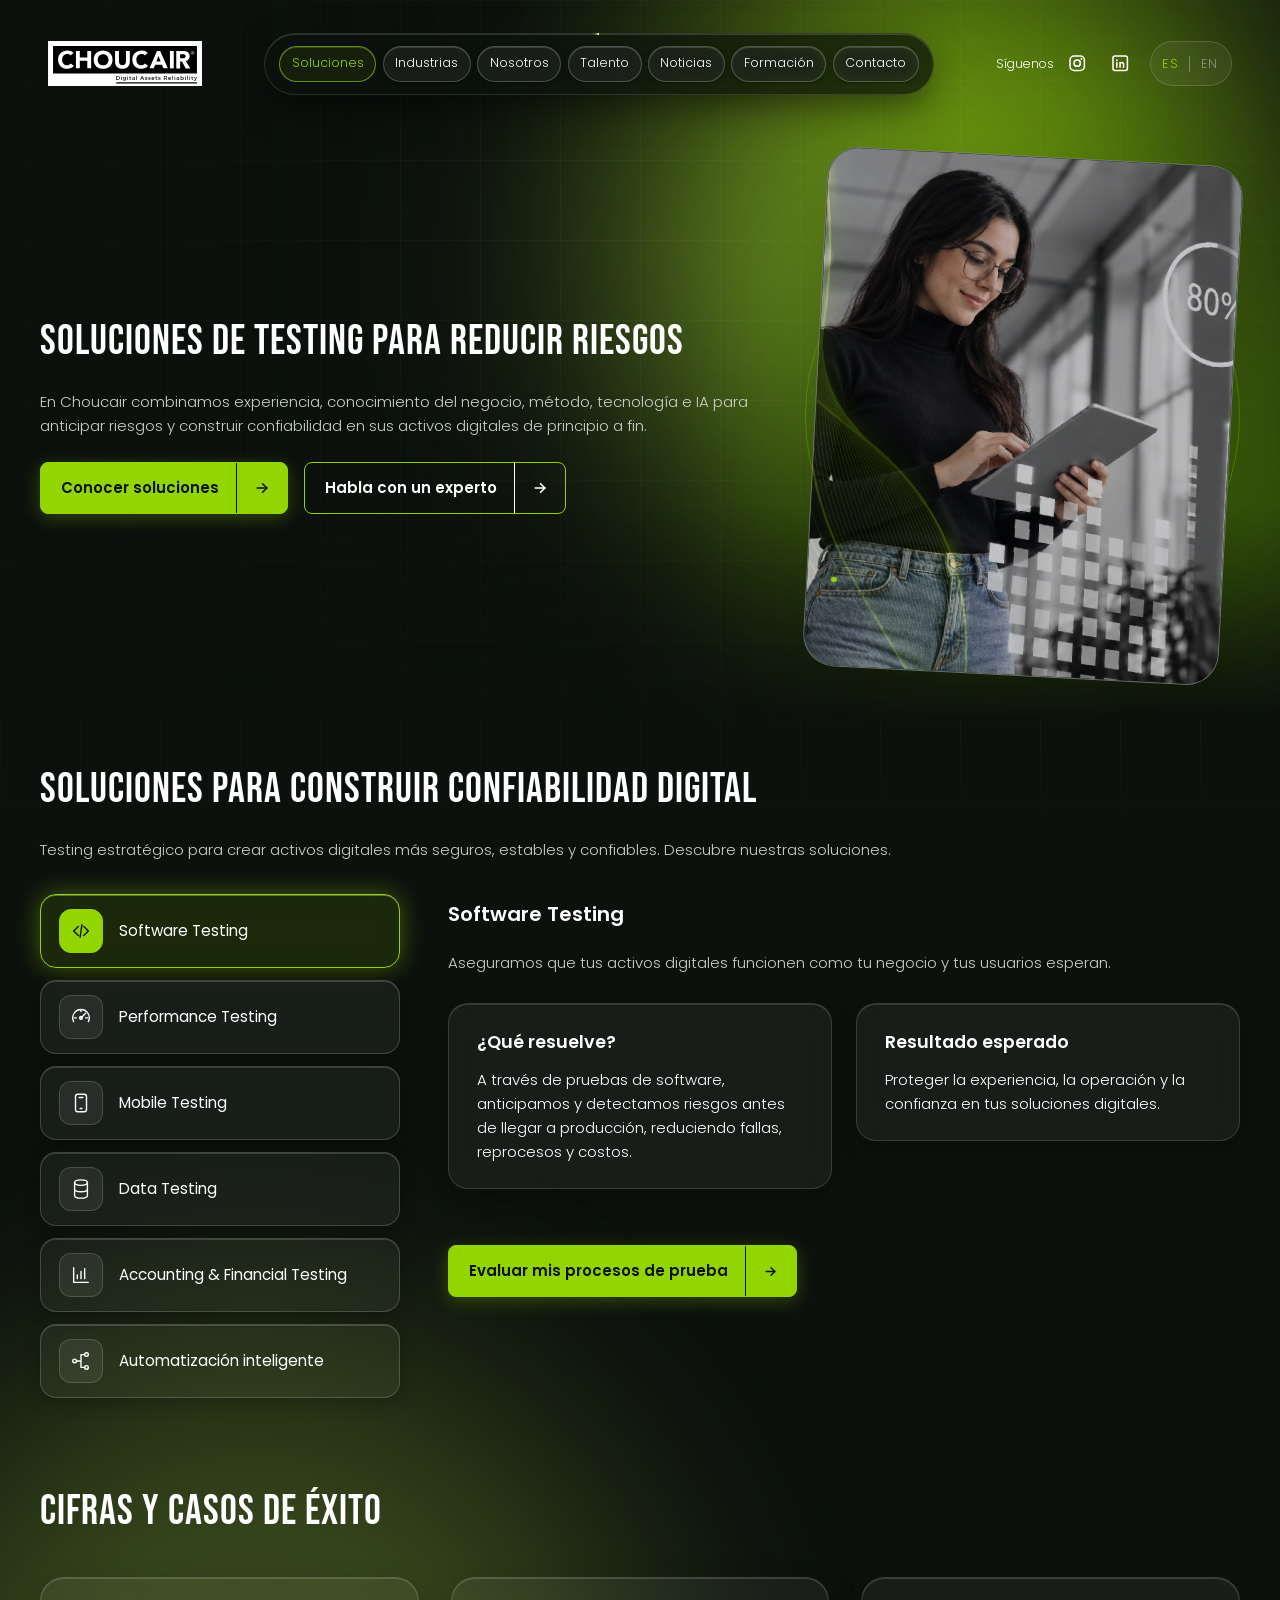
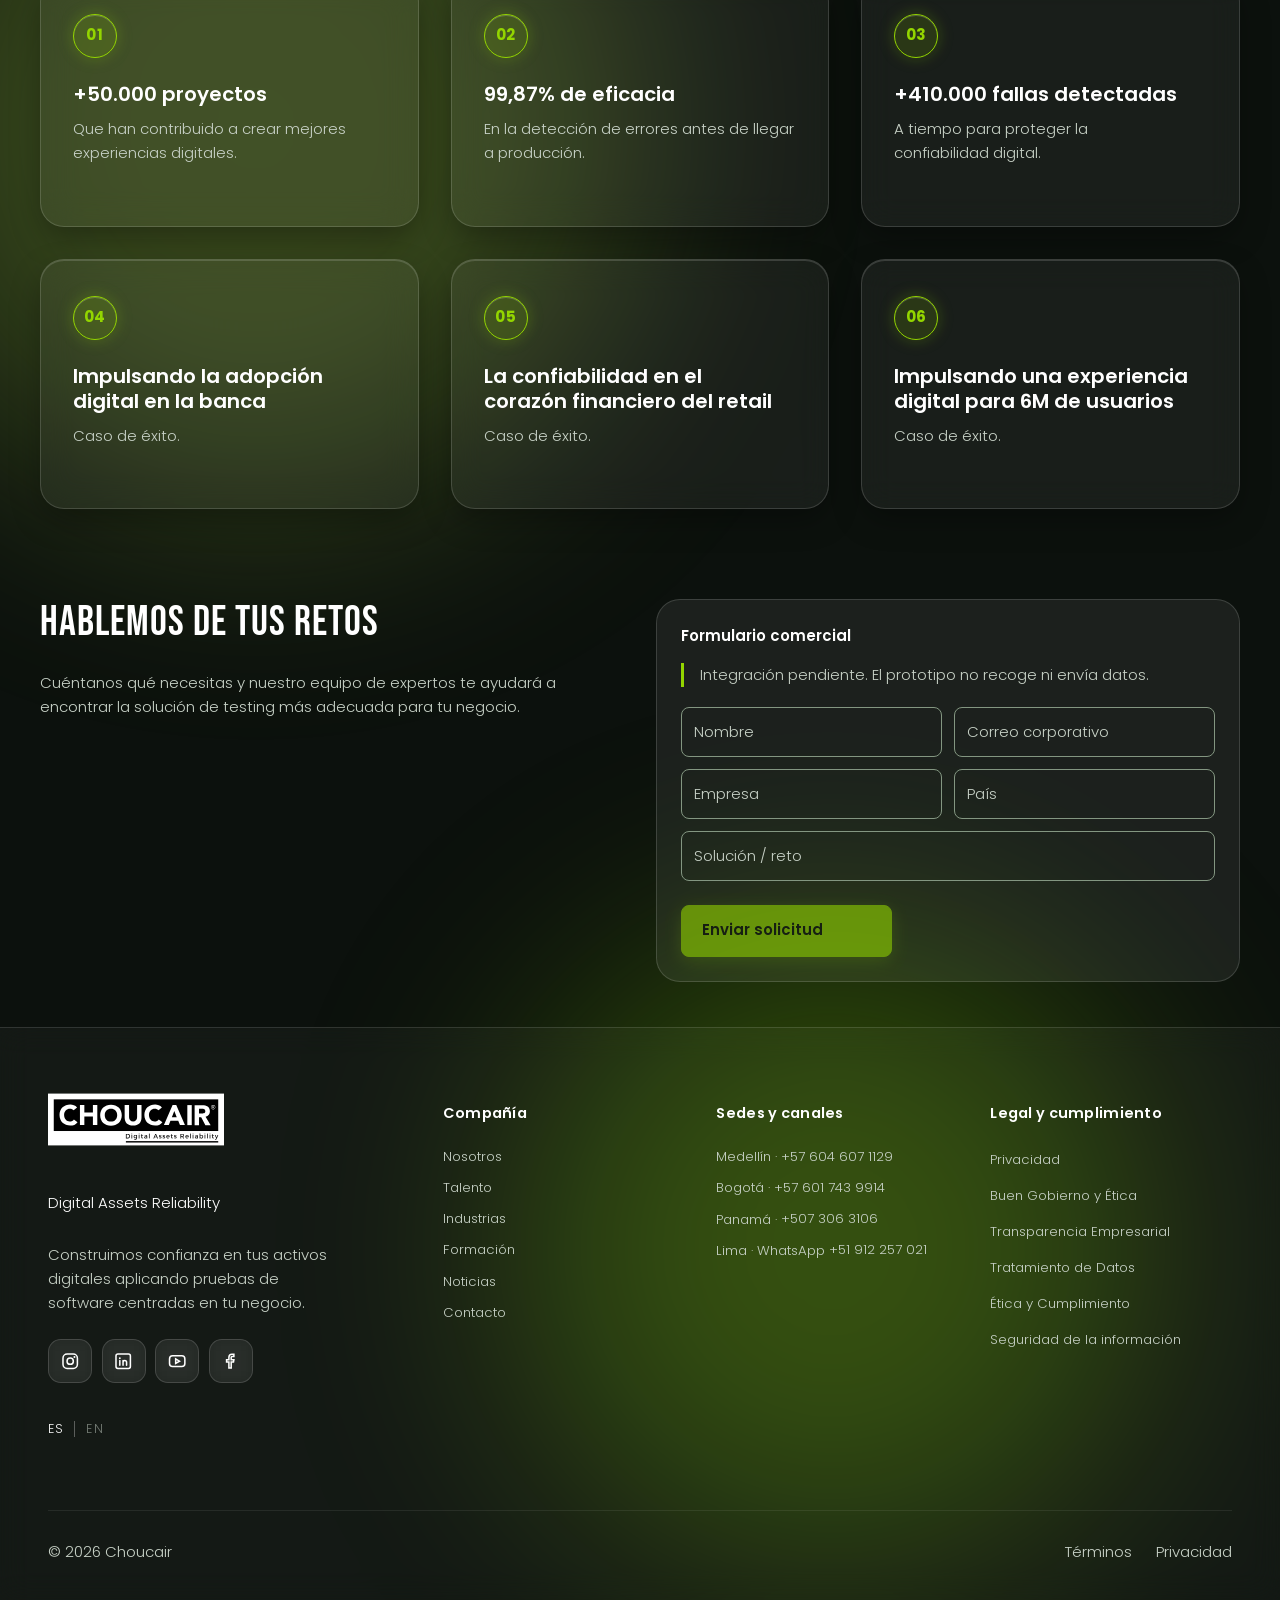
<file: soluciones.html>
<!doctype html>
<html lang="es"><head>
  <meta charset="utf-8">
  <meta name="viewport" content="width=device-width, initial-scale=1">
  <meta name="color-scheme" content="dark light">
  <meta name="robots" content="noindex,nofollow">
  <title>Soluciones · Choucair · C3 v0.3</title>
  <link rel="preconnect" href="https://fonts.googleapis.com">
  <link rel="preconnect" href="https://fonts.gstatic.com" crossorigin>
  <link rel="stylesheet" href="https://fonts.googleapis.com/css2?family=Poppins:wght@300;400;600;700&amp;display=swap">
  <link rel="stylesheet" href="tokens-base.css">
  <link rel="stylesheet" href="tokens.css">
  <link rel="stylesheet" href="home.css">
  <script src="interior.js" defer></script><link rel="stylesheet" href="interior.css">
<link rel="stylesheet" href="global-background.css"><script src="global-background.js" defer></script><link rel="stylesheet" href="capability-tabs.css"></head>
<body class="interior-page site-background"><a class="skip-link" href="#contenido">Saltar al contenido</a><div class="global-aurora" aria-hidden="true"><span></span><span></span><span></span></div><header class="site-header" id="top">
        <div class="header-shell">
          <div class="header-inner">
            <a class="brand-link" href="index.html" aria-label="Choucair · Ir al inicio"><img src="assets/brand/logo-choucair.svg" alt="" width="375" height="111"></a>
            <nav class="header-nav-pill" id="primary-nav" aria-label="Navegación principal">
              <ul class="header-nav-list"><li><a href="soluciones.html"><svg class="nav-item-icon" viewBox="0 0 24 24" aria-hidden="true" focusable="false"><path d="m4 7.5 8-4.5 8 4.5v9L12 21l-8-4.5z"/><path d="m4 7.5 8 4.5 8-4.5M12 12v9"/></svg><span>Soluciones</span></a></li><li><a href="industrias.html"><svg class="nav-item-icon" viewBox="0 0 24 24" aria-hidden="true" focusable="false"><path d="M4 21V5l8-2v18M12 9h8v12M2 21h20"/><path d="M7 7v.01M7 11v.01M7 15v.01M16 12v.01M16 16v.01"/></svg><span>Industrias</span></a></li><li><a href="nosotros.html"><svg class="nav-item-icon" viewBox="0 0 24 24" aria-hidden="true" focusable="false"><circle cx="9" cy="8" r="3"/><path d="M3 20v-1a6 6 0 0 1 12 0v1zM16 5.5a3 3 0 0 1 0 5.8M18 14a4 4 0 0 1 3 3.9V20h-3"/></svg><span>Nosotros</span></a></li><li class="nav-talent-desktop"><a href="https://talento.choucairtesting.com/" target="_blank" rel="noopener noreferrer">Talento</a></li><li class="nav-talent-mobile"><a href="https://talento.choucairtesting.com/" target="_blank" rel="noopener noreferrer"><svg class="nav-item-icon" viewBox="0 0 24 24" aria-hidden="true" focusable="false"><circle cx="12" cy="8" r="3"/><path d="M5 21v-1a7 7 0 0 1 14 0v1z"/></svg><span>Talento</span></a></li><li><a href="noticias.html"><svg class="nav-item-icon" viewBox="0 0 24 24" aria-hidden="true" focusable="false"><path d="M4 4h16v16H4zM2 7v12a1 1 0 0 0 1 1M8 8h8M8 12h8M8 16h5"/><path d="M16 15h2v3h-2z"/></svg><span>Noticias</span></a></li><li><a href="cursos.html"><svg class="nav-item-icon" viewBox="0 0 24 24" aria-hidden="true" focusable="false"><path d="M3 5.5A2.5 2.5 0 0 1 5.5 3H21v17H5.5A2.5 2.5 0 0 0 3 22z"/><path d="M3 5.5v14A2.5 2.5 0 0 1 5.5 17H21M8 7h8M8 11h8"/></svg><span>Formación</span></a></li><li><a href="contacto.html"><svg class="nav-item-icon" viewBox="0 0 24 24" aria-hidden="true" focusable="false"><rect x="3" y="5" width="18" height="14" rx="2"/><path d="m3 7 9 6 9-6"/></svg><span>Contacto</span></a></li></ul>
            <a class="mobile-whatsapp-cta" href="https://wa.me/573235688425" target="_blank" rel="noopener noreferrer"><svg class="mobile-whatsapp-icon" viewBox="0 0 24 24" aria-hidden="true" focusable="false"><path fill="currentColor" d="M17.472 14.382c-.297-.149-1.758-.867-2.03-.967-.273-.099-.471-.148-.67.15-.198.297-.768.966-.94 1.164-.173.198-.347.223-.644.075-.297-.149-1.255-.463-2.39-1.475-.883-.788-1.48-1.761-1.653-2.059-.173-.297-.018-.458.13-.606.134-.133.297-.347.446-.52.149-.174.198-.298.297-.496.099-.198.05-.372-.025-.52-.074-.149-.669-1.612-.916-2.207-.242-.579-.487-.5-.669-.51l-.57-.01c-.198 0-.52.074-.792.372s-1.04 1.016-1.04 2.479 1.065 2.875 1.213 3.074c.149.198 2.095 3.2 5.076 4.487.709.306 1.262.489 1.694.626.712.226 1.36.194 1.872.118.571-.085 1.758-.719 2.006-1.413.248-.694.248-1.289.173-1.413-.074-.124-.272-.198-.57-.347m-5.421 7.403h-.004a9.87 9.87 0 0 1-5.031-1.378l-.361-.214-3.741.982.999-3.648-.235-.374a9.86 9.86 0 0 1-1.51-5.26c.002-5.45 4.437-9.884 9.889-9.884a9.82 9.82 0 0 1 6.988 2.896 9.82 9.82 0 0 1 2.894 6.99c-.003 5.45-4.438 9.884-9.889 9.884m8.413-18.297A11.815 11.815 0 0 0 12.05 0C5.495 0 .16 5.335.157 11.89c0 2.096.547 4.142 1.588 5.946L.05 24l6.304-1.654a11.9 11.9 0 0 0 5.693 1.449h.005c6.554 0 11.89-5.335 11.893-11.89a11.82 11.82 0 0 0-3.481-8.417z"/></svg><span>Hablar por WhatsApp</span></a></nav>
            <div class="header-community">
              <div class="header-follow"><span class="header-follow-label">Síguenos</span><div class="header-socials social-links" role="group" aria-label="Redes sociales"><a href="https://www.instagram.com/choucairtesting/" target="_blank" rel="noopener noreferrer" aria-label="Instagram de Choucair"><svg class="social-icon social-icon-instagram" viewbox="0 0 24 24" aria-hidden="true"><rect x="2.6" y="2.6" width="18.8" height="18.8" rx="5.4"></rect><circle cx="12" cy="12" r="4.1"></circle><circle class="icon-dot" cx="17.55" cy="6.5" r="1.35"></circle></svg></a><a href="https://www.linkedin.com/company/choucairtesting/posts/?feedView=all" target="_blank" rel="noopener noreferrer" aria-label="LinkedIn de Choucair"><svg class="social-icon social-icon-linkedin" viewbox="0 0 24 24" aria-hidden="true"><rect x="2.6" y="2.6" width="18.8" height="18.8" rx="2.5"></rect><circle class="icon-dot" cx="7.6" cy="8" r="1.2"></circle><path d="M7.6 11.2v6.1M11.8 17.3v-6.1m0 2.2c0-1.4 1-2.3 2.3-2.3 1.4 0 2.3.9 2.3 2.4v3.8" stroke-linecap="round" stroke-linejoin="round"></path></svg></a></div></div>
              <div class="header-language"><div class="language-switch" role="group" aria-label="Idioma"><span aria-current="true">ES</span><span class="language-divider" aria-hidden="true"></span><button type="button" disabled title="Inglés aún no disponible" aria-label="Inglés, aún no disponible">EN</button></div></div>
            </div>
            <button class="mobile-menu-toggle" type="button" aria-controls="primary-nav" aria-expanded="false" aria-label="Abrir menú"><span class="mobile-menu-icon" aria-hidden="true"></span></button>
          </div>
        </div>
      </header>

        <main id="contenido"><div class="interior">
      <section class="wf-block wf-hero surface-dark solutions-hero" data-background="dark">
        <div class="hero-aurora" aria-hidden="true"><div class="hero-aurora-light"></div><div class="hero-aurora-light"></div><div class="hero-aurora-light"></div><div class="hero-aurora-light hero-aurora-pointer"></div></div>
        <div><h1>Soluciones de Testing para reducir riesgos</h1><p class="wf-lorem">En Choucair combinamos experiencia, conocimiento del negocio, método, tecnología e IA para anticipar riesgos y construir confiabilidad en sus activos digitales de principio a fin.</p><div class="wf-actions"><a class="button button-primary" href="#pruebas-software">Conocer soluciones <span aria-hidden="true">↓</span></a><a class="button button-secondary" href="#formulario-comercial-soluciones">Habla con un experto <span aria-hidden="true">↓</span></a></div></div><div class="hero-visual">
              <div class="hero-visual-grid" aria-hidden="true"></div>
              <div class="hero-orbit orbit-a" aria-hidden="true"></div><div class="hero-orbit orbit-b" aria-hidden="true"></div>
              <div class="hero-media"><img src="assets/media/solutions/SOLUCIONES-HERO-HUB-DE-SOLUCIONES-MOBILE-1.webp" alt="Profesional consulta una tableta en un entorno tecnológico" width="1081" height="1351" loading="eager" fetchpriority="high" decoding="async"></div>

            </div>
          </section>
      <section class="wf-block surface-dark" id="pruebas-software" data-background="dark">
        <h2>Soluciones para construir confiabilidad digital</h2>
        <p class="wf-lorem">Testing estratégico para crear activos digitales más seguros, estables y confiables. Descubre nuestras soluciones.</p>
        <div class="wf-capability-layout">
          <div class="wf-capability-tabs" aria-label="Capacidades de pruebas de software">
            <div class="wf-capability-item" data-capability-item="software">
              <button class="wf-capability-tab tab-button active" type="button" aria-expanded="true" aria-controls="capability-panel-software" data-capability="software"><span class="tab-icon" aria-hidden="true"><svg viewbox="0 0 24 24" fill="none" stroke="currentColor" stroke-width="1.5" stroke-linecap="round" stroke-linejoin="round" focusable="false"><path d="m9 7-5 5 5 5m6-10 5 5-5 5m-2-12-2 14"></path></svg></span>Software Testing</button>
            </div>
            <div class="wf-capability-item" data-capability-item="performance">
              <button class="wf-capability-tab tab-button" type="button" aria-expanded="false" aria-controls="capability-panel-performance" data-capability="performance"><span class="tab-icon" aria-hidden="true"><svg viewbox="0 0 24 24" fill="none" stroke="currentColor" stroke-width="1.5" stroke-linecap="round" stroke-linejoin="round" focusable="false"><path d="M4 17a9 9 0 1 1 16 0M12 13l5-5M5 13h2m10 0h2M12 4v2"></path><circle cx="12" cy="13" r="1.5"></circle></svg></span>Performance Testing</button>
            </div>
            <div class="wf-capability-item" data-capability-item="mobile">
              <button class="wf-capability-tab tab-button" type="button" aria-expanded="false" aria-controls="capability-panel-mobile" data-capability="mobile"><span class="tab-icon" aria-hidden="true"><svg viewbox="0 0 24 24" fill="none" stroke="currentColor" stroke-width="1.5" stroke-linecap="round" stroke-linejoin="round" focusable="false"><rect x="6" y="2.5" width="12" height="19" rx="2.5"></rect><path d="M10 6h4m-3 12h2"></path></svg></span>Mobile Testing</button>
            </div>
            <div class="wf-capability-item" data-capability-item="data">
              <button class="wf-capability-tab tab-button" type="button" aria-expanded="false" aria-controls="capability-panel-data" data-capability="data"><span class="tab-icon" aria-hidden="true"><svg viewbox="0 0 24 24" fill="none" stroke="currentColor" stroke-width="1.5" stroke-linecap="round" stroke-linejoin="round" focusable="false"><ellipse cx="12" cy="5" rx="7" ry="3"></ellipse><path d="M5 5v14c0 4 14 4 14 0V5M5 12c0 4 14 4 14 0"></path></svg></span>Data Testing</button>
            </div>
            <div class="wf-capability-item" data-capability-item="financial">
              <button class="wf-capability-tab tab-button" type="button" aria-expanded="false" aria-controls="capability-panel-financial" data-capability="financial"><span class="tab-icon" aria-hidden="true"><svg viewbox="0 0 24 24" fill="none" stroke="currentColor" stroke-width="1.5" stroke-linecap="round" stroke-linejoin="round" focusable="false"><path d="M4 4v16h16M8 16v-4m4 4V8m4 8V5"></path></svg></span>Accounting &amp; Financial Testing</button>
            </div>
            <div class="wf-capability-item" data-capability-item="automation">
              <button class="wf-capability-tab tab-button" type="button" aria-expanded="false" aria-controls="capability-panel-automation" data-capability="automation"><span class="tab-icon" aria-hidden="true"><svg viewbox="0 0 24 24" fill="none" stroke="currentColor" stroke-width="1.5" stroke-linecap="round" stroke-linejoin="round" focusable="false"><circle cx="5" cy="12" r="2"></circle><circle cx="18" cy="5" r="2"></circle><circle cx="18" cy="19" r="2"></circle><path d="M7 12h5V5h4m-4 7v7h4"></path></svg></span>Automatización inteligente</button>
            </div>
          </div>
          <div class="wf-capability-panels" aria-live="polite">
            <div class="wf-capability-panel is-active" id="capability-panel-software" aria-labelledby="capability-tab-software" data-capability-panel="software"><h3>Software Testing</h3><p class="wf-lorem">Aseguramos que tus activos digitales funcionen como tu negocio y tus usuarios esperan.</p><div class="wf-grid two"><div class="wf-tile"><strong>¿Qué resuelve?</strong><span>A través de pruebas de software, anticipamos y detectamos riesgos antes de llegar a producción, reduciendo fallas, reprocesos y costos.</span></div><div class="wf-tile"><strong>Resultado esperado</strong><span>Proteger la experiencia, la operación y la confianza en tus soluciones digitales.</span></div></div><br><a class="button button-primary" href="#formulario-comercial-soluciones">Evaluar mis procesos de prueba <span aria-hidden="true">↓</span></a></div>
            <div class="wf-capability-panel" hidden id="capability-panel-performance" aria-labelledby="capability-tab-performance" data-capability-panel="performance"><h3>Performance Testing</h3><p class="wf-lorem">Anticipamos riesgos de desempeño para garantizar que tus activos digitales respondan de forma estable, rápida y eficiente, incluso bajo alta demanda.</p><div class="wf-grid two"><div class="wf-tile"><strong>¿Qué resuelve?</strong><span>Problemas de capacidad y degradaciones de rendimiento antes de que afecten la operación, las transacciones críticas o la experiencia de tus usuarios.</span></div><div class="wf-tile"><strong>Resultado esperado</strong><span>Mayor velocidad y estabilidad, mejor capacidad de respuesta y una operación preparada para soportar los momentos de mayor exigencia.</span></div></div><br><a class="button button-primary" href="#formulario-comercial-soluciones">Evaluar el desempeño de mis activos <span aria-hidden="true">↓</span></a></div>
            <div class="wf-capability-panel" hidden id="capability-panel-mobile" aria-labelledby="capability-tab-mobile" data-capability-panel="mobile"><h3>Mobile Testing</h3><p class="wf-lorem">Evaluamos la calidad de productos y experiencias móviles durante todo su ciclo de vida para garantizar interacciones confiables y consistentes.</p><div class="wf-grid two"><div class="wf-tile"><strong>¿Qué resuelve?</strong><span>Detecta problemas de funcionalidad, compatibilidad y experiencia en diferentes dispositivos y escenarios de uso.</span></div><div class="wf-tile"><strong>Resultado esperado</strong><span>Experiencias móviles más confiables, consistentes y preparadas para la adopción de tus usuarios.</span></div></div><br><a class="button button-primary" href="#formulario-comercial-soluciones">Validar mi experiencia móvil <span aria-hidden="true">↓</span></a></div>
            <div class="wf-capability-panel" hidden id="capability-panel-data" aria-labelledby="capability-tab-data" data-capability-panel="data"><h3>Data Testing</h3><p class="wf-lorem">Construimos confianza en los datos que impulsan las decisiones de tu negocio.</p><div class="wf-grid two"><div class="wf-tile"><strong>¿Qué resuelve?</strong><span>Integramos capacidades especializadas de testing y automatización para validar datos, procesos y modelos e identificar riesgos.</span></div><div class="wf-tile"><strong>Resultado esperado</strong><span>Información confiable, precisa e íntegra que permita tomar mejores decisiones.</span></div></div><br><a class="button button-primary" href="#formulario-comercial-soluciones">Fortalecer la calidad de mis datos <span aria-hidden="true">↓</span></a></div>
            <div class="wf-capability-panel" hidden id="capability-panel-financial" aria-labelledby="capability-tab-financial" data-capability-panel="financial"><h3>Accounting &amp; Financial Testing</h3><p class="wf-lorem">Generamos confianza en la información contable, tributaria y financiera de tus activos digitales.</p><div class="wf-grid two"><div class="wf-tile"><strong>¿Qué resuelve?</strong><span>Valida que el modelamiento cumpla con la normatividad aplicable y se implemente correctamente durante todo su ciclo de vida.</span></div><div class="wf-tile"><strong>Resultado esperado</strong><span>Contribuye a obtener resultados pertinentes, exactos e íntegros para el negocio.</span></div></div><br><a class="button button-primary" href="#formulario-comercial-soluciones">Revisar mis procesos financieros <span aria-hidden="true">↓</span></a></div>
            <div class="wf-capability-panel" hidden id="capability-panel-automation" aria-labelledby="capability-tab-automation" data-capability-panel="automation"><h3>Automatización inteligente</h3><p class="wf-lorem">Aceleramos el testing mediante automatización para ejecutar pruebas de forma más ágil, consistente y escalable.</p><div class="wf-grid two"><div class="wf-tile"><strong>¿Qué resuelve?</strong><span>Reduce tiempos y esfuerzos operativos, optimizando la ejecución y cobertura de las pruebas.</span></div><div class="wf-tile"><strong>Resultado esperado</strong><span>Mayor eficiencia, cobertura y velocidad en los ciclos de testing, con capacidades que pueden escalar con su negocio.</span></div></div><br><a class="button button-primary" href="#formulario-comercial-soluciones">Acelerar mis ciclos de prueba <span aria-hidden="true">↓</span></a></div>
          </div>
        </div>
      </section>
      <section class="wf-block surface-light" data-background="light" id="cifras-casos">
        <h2>Cifras y casos de éxito</h2>
        <div class="metrics-cases-grid">
          <article class="metric-case-card">
            <span class="card-step-badge" aria-hidden="true">01</span>
            <h3 class="card-main-title">+50.000 proyectos</h3>
            <p class="card-description">Que han contribuido a crear mejores experiencias digitales.</p>
          </article>
          <article class="metric-case-card">
            <span class="card-step-badge" aria-hidden="true">02</span>
            <h3 class="card-main-title">99,87% de eficacia</h3>
            <p class="card-description">En la detección de errores antes de llegar a producción.</p>
          </article>
          <article class="metric-case-card">
            <span class="card-step-badge" aria-hidden="true">03</span>
            <h3 class="card-main-title">+410.000 fallas detectadas</h3>
            <p class="card-description">A tiempo para proteger la confiabilidad digital.</p>
          </article>
          <article class="metric-case-card">
            <span class="card-step-badge" aria-hidden="true">04</span>
            <h3 class="card-main-title">Impulsando la adopción digital en la banca</h3>
            <p class="card-description">Caso de éxito.</p>
          </article>
          <article class="metric-case-card">
            <span class="card-step-badge" aria-hidden="true">05</span>
            <h3 class="card-main-title">La confiabilidad en el corazón financiero del retail</h3>
            <p class="card-description">Caso de éxito.</p>
          </article>
          <article class="metric-case-card">
            <span class="card-step-badge" aria-hidden="true">06</span>
            <h3 class="card-main-title">Impulsando una experiencia digital para 6M de usuarios</h3>
            <p class="card-description">Caso de éxito.</p>
          </article>
        </div>
      </section>
      <section class="wf-block surface-dark" id="formulario-comercial-soluciones" data-background="dark"><div class="wf-grid two"><div><h2>Hablemos de tus retos</h2><p class="wf-lorem">Cuéntanos qué necesitas y nuestro equipo de expertos te ayudará a encontrar la solución de testing más adecuada para tu negocio.</p></div><div class="wf-tile"><strong>Formulario comercial</strong><p class="dependency-note">Integración pendiente. El prototipo no recoge ni envía datos.</p><div class="wf-form" aria-label="Representación de campos V3; integración pendiente" role="group"><div class="wf-field">Nombre</div><div class="wf-field">Correo corporativo</div><div class="wf-field">Empresa</div><div class="wf-field">País</div><div class="wf-field full">Solución / reto</div></div><br><button class="wf-primary" disabled title="Integración pendiente; este prototipo no envía datos">Enviar solicitud</button></div></div></section>
    </div>

    </main>

<footer class="site-footer" aria-label="Pie de página">
    <div class="footer-shell reveal">
      <div class="footer-brand"><img src="assets/brand/logo-choucair.svg" alt="Choucair" width="375" height="111"><span class="footer-tagline">Digital Assets Reliability</span><p class="footer-description">Construimos confianza en tus activos digitales aplicando pruebas de software centradas en tu negocio.</p><div class="footer-socials social-links" role="group" aria-label="Redes sociales"><a href="https://www.instagram.com/choucairtesting/" target="_blank" rel="noopener noreferrer" aria-label="Instagram de Choucair"><svg class="social-icon social-icon-instagram" viewbox="0 0 24 24" aria-hidden="true"><rect x="2.6" y="2.6" width="18.8" height="18.8" rx="5.4"></rect><circle cx="12" cy="12" r="4.1"></circle><circle class="icon-dot" cx="17.55" cy="6.5" r="1.35"></circle></svg></a><a href="https://www.linkedin.com/company/choucairtesting/posts/?feedView=all" target="_blank" rel="noopener noreferrer" aria-label="LinkedIn de Choucair"><svg class="social-icon social-icon-linkedin" viewbox="0 0 24 24" aria-hidden="true"><rect x="2.6" y="2.6" width="18.8" height="18.8" rx="2.5"></rect><circle class="icon-dot" cx="7.6" cy="8" r="1.2"></circle><path d="M7.6 11.2v6.1M11.8 17.3v-6.1m0 2.2c0-1.4 1-2.3 2.3-2.3 1.4 0 2.3.9 2.3 2.4v3.8" stroke-linecap="round" stroke-linejoin="round"></path></svg></a><a href="https://www.youtube.com/@ChoucairTestingSA" target="_blank" rel="noopener noreferrer" aria-label="YouTube de Choucair"><svg class="social-icon" viewbox="0 0 24 24" aria-hidden="true"><rect x="2" y="5" width="20" height="14" rx="4"></rect><path d="m10 9 5 3-5 3z"></path></svg></a><a href="https://www.facebook.com/ChoucairTesting/" target="_blank" rel="noopener noreferrer" aria-label="Facebook de Choucair"><svg class="social-icon" viewbox="0 0 24 24" aria-hidden="true"><path d="M15.5 3H13a4 4 0 0 0-4 4v3H6v3h3v8h3v-8h3l.5-3H12V7a1 1 0 0 1 1-1h2.5z"></path></svg></a></div><div class="language-switch" role="group" aria-label="Idioma"><span aria-current="true">ES</span><span class="language-divider" aria-hidden="true"></span><button type="button" disabled title="Inglés aún no disponible" aria-label="Inglés, aún no disponible">EN</button></div></div>
      <details class="footer-group"><summary><h2>Compañía</h2></summary><ul><li><a href="nosotros.html">Nosotros</a></li><li><a href="https://talento.choucairtesting.com/" target="_blank" rel="noopener noreferrer">Talento</a></li><li><a href="industrias.html">Industrias</a></li><li><a href="cursos.html">Formación</a></li><li><a href="noticias.html">Noticias</a></li><li><a href="contacto.html">Contacto</a></li></ul></details>
      <details class="footer-group"><summary><h2>Sedes y canales</h2></summary><ul><li>Medellín · <a href="tel:+576046071129">+57 604 607 1129</a></li><li>Bogotá · <a href="tel:+576017439914">+57 601 743 9914</a></li><li>Panamá · <a href="tel:+5073063106">+507 306 3106</a></li><li>Lima · WhatsApp <a href="tel:+51912257021">+51 912 257 021</a></li></ul></details>
      <details class="footer-group"><summary><h2>Legal y cumplimiento</h2></summary><ul><li><button type="button" data-preview-target="Privacidad">Privacidad</button></li><li><button type="button" data-preview-target="Buen Gobierno y Ética">Buen Gobierno y Ética</button></li><li><button type="button" data-preview-target="Transparencia Empresarial">Transparencia Empresarial</button></li><li><button type="button" data-preview-target="Tratamiento de Datos">Tratamiento de Datos</button></li><li><button type="button" data-preview-target="Ética y Cumplimiento">Ética y Cumplimiento</button></li><li><button type="button" data-preview-target="Seguridad de la información">Seguridad de la información</button></li></ul></details>
    </div>
    <div class="footer-bottom"><span>© 2026 Choucair</span><div class="footer-bottom-links"><button type="button" data-preview-target="Términos">Términos</button><button type="button" data-preview-target="Privacidad">Privacidad</button></div></div>
  </footer><div class="preview-notice" id="preview-notice" role="status" aria-live="polite" hidden><span id="preview-message"></span><button type="button" id="preview-dismiss" aria-label="Cerrar aviso">×</button></div>
</body></html>
</file>
<file: tokens-base.css>
/* Choucair 03B · Foundations v0. Valores candidatos, no tema WordPress definitivo. */
:root {
  --brand-black: #000000;
  --brand-white: #ffffff;
  --brand-lime: #93d500;
  --brand-lime-rgb: 147, 213, 0;
  --glass-tint-lime: rgb(147 213 0 / .15);
  --glass-glow-lime: 0 4px 20px rgb(147 213 0 / .2);
  --web-ink: #0c110d;
  --surface-dark-raised: #18221b;
  --surface-light: #f2f5ee;
  --surface-light-raised: #ffffff;
  --text-dark-secondary: #c7d1c6;
  --text-light-secondary: #405044;
  --control-border-dark: #839681;
  --control-border-light: #637461;
  --focus-outer: #ffffff;
  --focus-inner: #0c110d;
  --error-text: #f7b9ad;

  --font-main: "Poppins", Arial, sans-serif;
  --weight-body: 300;
  --weight-heading: 700;
  --weight-heading-compact: 600;
  --type-display: 2.625rem;
  --type-section: 2.625rem;
  --type-panel: clamp(1.5rem, 2.3vw, 2.25rem);
  --type-lead: .9375rem;
  --type-body: .9375rem;
  --type-small: .875rem;

  --space-1: .25rem;
  --space-2: .5rem;
  --space-3: .75rem;
  --space-4: 1rem;
  --space-5: 1.5rem;
  --space-6: 2rem;
  --space-7: 3rem;
  --space-8: 4rem;
  --space-9: 6rem;
  --section-space: clamp(4rem, 8vw, 7rem);

  --content-max: 75rem;
  --reading-max: 68ch;
  --page-gutter: clamp(1rem, 4vw, 3rem);
  --grid-gap: clamp(1rem, 2vw, 1.5rem);
  --radius-control: .75rem;
  --radius-panel: 1.5rem;
  --radius-hero: 2rem;
  --control-min: 2.75rem;
  --motion-fast: 160ms;
  --motion-medium: 240ms;
  --motion-reveal: 680ms;
  --motion-orbit: 18s;
  --motion-float: 10s;
  --motion-ease: cubic-bezier(.2, .8, .2, 1);
  --motion-organic: cubic-bezier(.22, 1, .36, 1);
}

*, *::before, *::after { box-sizing: border-box; }
html { scroll-behavior: smooth; }
body { margin: 0; color: #ffffff; color: var(--brand-white, #ffffff); font-family: var(--font-main, Arial, sans-serif); font-size: var(--type-body, 15px); font-weight: var(--weight-body, 400); line-height: 1.6; }
p { font-size: var(--type-body); font-weight: var(--weight-body) !important; line-height: 1.6; }
h1, h2 { font-size: var(--type-section); font-weight: var(--weight-heading); }
h3, h4 { font-weight: var(--weight-heading-compact); }
img, svg { display: block; max-width: 100%; }
button, input, textarea, select { font: inherit; }
button { cursor: pointer; }
:disabled { cursor: not-allowed; }

.container { width: min(var(--content-max), calc(100% - 2 * var(--page-gutter))); margin-inline: auto; }
.reading { max-width: var(--reading-max); }
.section-space { padding-block: var(--section-space); }
.grid-12 { display: grid; grid-template-columns: repeat(12, minmax(0, 1fr)); gap: var(--grid-gap); }

.surface-dark {
  --surface: var(--web-ink);
  --surface-raised: var(--surface-dark-raised);
  --text: var(--brand-white);
  --text-secondary: var(--text-dark-secondary);
  --control-border: var(--control-border-dark);
  --hairline: rgb(255 255 255 / .2);
  --glass: rgb(255 255 255 / .065);
  --focus-halo: var(--brand-white);
  background: var(--surface);
  color: var(--text);
}
.surface-light {
  --surface: var(--surface-light);
  --surface-raised: var(--surface-light-raised);
  --text: var(--web-ink);
  --text-secondary: var(--text-light-secondary);
  --control-border: var(--control-border-light);
  --hairline: rgb(12 17 13 / .18);
  --glass: rgb(255 255 255 / .75);
  --focus-halo: var(--web-ink);
  background: var(--surface);
  color: var(--text);
}

.eyebrow { margin: 0; color: var(--text-secondary); font-size: var(--type-small); font-weight: var(--weight-body); letter-spacing: .12em; text-transform: uppercase; }
.display { margin: 0; font-size: var(--type-display); line-height: 1.02; letter-spacing: -.052em; font-weight: var(--weight-heading); overflow-wrap: anywhere; text-wrap: balance; }
.section-title { margin: 0; font-size: var(--type-section); line-height: 1.08; letter-spacing: -.045em; font-weight: var(--weight-heading); overflow-wrap: anywhere; text-wrap: balance; }
.panel-title { margin: 0; font-size: var(--type-panel); line-height: 1.17; letter-spacing: -.025em; font-weight: var(--weight-heading-compact); overflow-wrap: anywhere; }
.lead { font-size: var(--type-lead); line-height: 1.6; overflow-wrap: anywhere; }
.body-copy { max-width: var(--reading-max); color: var(--text-secondary); overflow-wrap: anywhere; }

.action-row { display: flex; flex-wrap: wrap; gap: var(--space-3); align-items: center; }
.button, .wp-block-button__link {
  position: relative; z-index: 0; display: inline-flex; align-items: center; justify-content: space-between; gap: 0;
  min-height: 3.25rem; padding: 0 0 0 1.15rem; overflow: hidden;
  border: 1px solid var(--brand-lime); border-radius: .5rem;
  background: transparent; color: var(--text, var(--brand-white));
  font-weight: var(--weight-heading-compact); line-height: 1.25; overflow-wrap: anywhere; text-align: left; text-decoration: none;
  transition: color .15s ease, border-color .5s ease-in-out;
}
.button-primary, .button-secondary { background: transparent; border-color: var(--brand-lime); color: var(--text, var(--brand-white)); }
.button::before, .wp-block-button__link::before {
  content: ""; position: absolute; z-index: -1; inset-block: 0; left: -40%; width: 140%;
  background: linear-gradient(to right, transparent 0%, var(--brand-lime) 40%, var(--brand-lime) 100%);
  transform: translateX(-100%); transition: transform .5s ease-in-out; pointer-events: none;
}
.button:hover::before, .button:focus-visible::before,
.wp-block-button__link:hover::before, .wp-block-button__link:focus-visible::before { transform: translateX(0); }
.button:hover, .button:focus-visible, .wp-block-button__link:hover, .wp-block-button__link:focus-visible {
  color: var(--web-ink); transition: color .18s ease .22s, border-color .5s ease-in-out;
}
.button > span[aria-hidden="true"], .wp-block-button__link::after {
  display: grid; place-items: center; align-self: stretch; flex: 0 0 3.2rem; min-width: 3.2rem; margin-left: 1rem;
  border-left: 1px solid color-mix(in srgb, currentColor 30%, transparent); font-size: 1.15em; line-height: 1;
}
.wp-block-button__link::after { content: "↗"; }
.button:disabled, .button[aria-disabled="true"], .wp-block-button__link[aria-disabled="true"] { opacity: .48; }
.button:focus-visible, .wp-block-button__link:focus-visible, .text-link:focus-visible, .field:focus-visible {
  outline: 3px solid var(--focus-halo); outline-offset: 3px;
  box-shadow: 0 0 0 6px var(--brand-lime);
}
.text-link { color: var(--text); text-decoration: underline; text-decoration-thickness: .1em; text-underline-offset: .25em; }
.text-link:hover { text-decoration-thickness: .16em; }

.panel { background: var(--surface-raised); border: 1px solid var(--hairline); border-radius: var(--radius-panel); }
.panel-glass { background: var(--glass); }
@supports (backdrop-filter: blur(1px)) { .panel-glass { backdrop-filter: blur(14px); } }
.panel-pad { padding: clamp(1.25rem, 3vw, 2.5rem); }
.field-label { display: block; margin-bottom: var(--space-2); font-weight: var(--weight-body); }
.field {
  width: 100%; min-height: var(--control-min); padding: .7rem .9rem;
  color: var(--text); background: var(--surface-raised); border: 1px solid var(--control-border); border-radius: var(--radius-control);
}
.field::placeholder { color: var(--text-secondary); }
.field:disabled { opacity: .55; }
.field-help { display: block; margin-top: var(--space-2); color: var(--text-secondary); font-size: var(--type-small); }
.field-error { color: var(--error-text); }
.surface-light .field-error { color: #8a2d20; }
.placeholder {
  display: grid; place-items: center; min-height: 11rem; padding: var(--space-5);
  border: 1px dashed var(--control-border); border-radius: var(--radius-panel);
  color: var(--text-secondary); text-align: center; background: var(--glass);
}

@media (max-width: 63.99rem) {
  .grid-12 { grid-template-columns: repeat(8, minmax(0, 1fr)); }
}
@media (max-width: 47.49rem) {
  .grid-12 { grid-template-columns: repeat(4, minmax(0, 1fr)); }
}
@media (max-width: 30rem) {
  .action-row > .button { width: 100%; }
  .panel-pad { padding: var(--space-5); }
}
@media (prefers-reduced-motion: reduce) {
  html { scroll-behavior: auto; }
  *, *::before, *::after { animation-duration: .01ms !important; animation-iteration-count: 1 !important; transition-duration: .01ms !important; }
}
</file>
<file: tokens.css>
@import url('https://fonts.googleapis.com/css2?family=Bebas+Neue&display=swap');

/* Choucair 03B · Foundations v0. Valores candidatos, no tema WordPress definitivo. */
@property --nav-orbit-angle {
  syntax: "<angle>";
  inherits: false;
  initial-value: 0deg;
}
:root {
  --brand-black: #000000;
  --brand-white: #ffffff;
  --brand-lime: #93d500;
  --brand-lime-rgb: 147, 213, 0;
  --glass-tint-lime: rgb(147 213 0 / .15);
  --glass-glow-lime: 0 4px 20px rgb(147 213 0 / .2);
  --accent-purple: #841fff;
  --accent-purple-rgb: 132, 31, 255;
  --web-ink: #0c110d;
  --surface-dark-raised: #18221b;
  --surface-light: #f2f5ee;
  --surface-light-raised: #ffffff;
  --text-dark-secondary: #c7d1c6;
  --text-light-secondary: #405044;
  --control-border-dark: #839681;
  --control-border-light: #637461;
  --focus-outer: #ffffff;
  --focus-inner: #0c110d;
  --error-text: #f7b9ad;
  --tech-grid-line: rgba(255, 255, 255, .06);

  --font-main: "Poppins", Arial, sans-serif;
  --weight-body: 300;
  --weight-heading: 700;
  --weight-heading-compact: 600;
  --type-display: 2.625rem;
  --type-section: 2.625rem;
  --type-panel: clamp(1.5rem, 2.3vw, 2.25rem);
  --type-lead: .9375rem;
  --type-body: .9375rem;
  --type-small: .875rem;

  --space-1: .25rem;
  --space-2: .5rem;
  --space-3: .75rem;
  --space-4: 1rem;
  --space-5: 1.5rem;
  --space-6: 2rem;
  --space-7: 3rem;
  --space-8: 4rem;
  --space-9: 6rem;
  --section-space: clamp(2.8rem, 5.6vw, 4.9rem);

  --content-max: 75rem;
  --reading-max: 68ch;
  --page-gutter: clamp(1rem, 4vw, 3rem);
  --grid-gap: clamp(1rem, 2vw, 1.5rem);
  --radius-control: .75rem;
  --radius-panel: 1.5rem;
  --radius-hero: 2rem;
  --control-min: 2.75rem;
  --motion-fast: 160ms;
  --motion-medium: 240ms;
  --motion-reveal: 680ms;
  --motion-orbit: 18s;
  --motion-float: 10s;
  --motion-ease: cubic-bezier(.2, .8, .2, 1);
  --motion-organic: cubic-bezier(.22, 1, .36, 1);
}

*, *::before, *::after { box-sizing: border-box; }
html { scroll-behavior: smooth; }
body { margin: 0; color: #ffffff; color: var(--brand-white, #ffffff); font-family: var(--font-main, Arial, sans-serif); font-size: var(--type-body, 15px); font-weight: var(--weight-body, 400); line-height: 1.6; }
p { font-size: var(--type-body); font-weight: var(--weight-body) !important; line-height: 1.6; }
h1, h2 { font-size: var(--type-section); font-weight: var(--weight-heading); }
h3, h4 { font-weight: var(--weight-heading-compact); }
img, svg { display: block; max-width: 100%; }
button, input, textarea, select { font: inherit; }
button { cursor: pointer; }
:disabled { cursor: not-allowed; }

.container { width: min(var(--content-max), calc(100% - 2 * var(--page-gutter))); margin-inline: auto; }
.reading { max-width: var(--reading-max); }
.section-space { padding-block: var(--section-space); }
.grid-12 { display: grid; grid-template-columns: repeat(12, minmax(0, 1fr)); gap: var(--grid-gap); }

.surface-dark {
  --surface: var(--web-ink, #0c110d);
  --surface-raised: var(--surface-dark-raised, #18221b);
  --text: var(--brand-white, #ffffff);
  --text-secondary: var(--text-dark-secondary, #c7d1c6);
  --control-border: var(--control-border-dark, #839681);
  --hairline: rgb(255 255 255 / .2);
  --glass: rgb(255 255 255 / .065);
  --focus-halo: var(--brand-white, #ffffff);
  background: var(--surface, #0c110d);
  color: var(--text, #ffffff);
}
.surface-light {
  --surface: var(--surface-light, #f2f5ee);
  --surface-raised: var(--surface-light-raised, #ffffff);
  --text: var(--web-ink, #0c110d);
  --text-secondary: var(--text-light-secondary, #405044);
  --control-border: var(--control-border-light, #637461);
  --hairline: rgb(12 17 13 / .18);
  --glass: rgb(255 255 255 / .75);
  --focus-halo: var(--web-ink, #0c110d);
  background: var(--surface, #f2f5ee);
  color: var(--text, #0c110d);
}

.eyebrow { margin: 0; color: var(--text-secondary); font-size: var(--type-small); font-weight: var(--weight-body); letter-spacing: .12em; text-transform: uppercase; }
.section-kicker { display: flex; align-items: center; gap: .85rem; margin: 0 0 0.75rem; color: var(--text-secondary); font-size: .72rem; font-weight: var(--weight-body); letter-spacing: .18em; text-transform: uppercase; }
.kicker-line { display: inline-block; width: 2.75rem; height: 2px; border-radius: 9999px; flex: 0 0 auto; background: var(--brand-lime, #93d500); box-shadow: 0 0 8px rgba(147, 213, 0, 0.45); }
.display { margin: 0; font-size: var(--type-display); line-height: 1.02; letter-spacing: -.052em; font-weight: var(--weight-heading); overflow-wrap: anywhere; text-wrap: balance; }
.section-title { margin: 0; font-size: var(--type-section); line-height: 1.08; letter-spacing: -.045em; font-weight: var(--weight-heading); overflow-wrap: anywhere; text-wrap: balance; }
.panel-title { margin: 0; font-size: var(--type-panel); line-height: 1.17; letter-spacing: -.025em; font-weight: var(--weight-heading-compact); overflow-wrap: anywhere; }
.lead { font-size: var(--type-lead); line-height: 1.6; overflow-wrap: anywhere; }
.body-copy { max-width: var(--reading-max); color: var(--text-secondary); overflow-wrap: anywhere; }

.action-row { display: flex; flex-wrap: wrap; gap: var(--space-3); align-items: center; }
.button, .wp-block-button__link, .wf-primary, .wf-secondary, .button-choucair {
  position: relative; z-index: 0; display: inline-flex; align-items: center; justify-content: space-between; gap: 0;
  min-height: 3.25rem; padding: 0 4.25rem 0 1.25rem; overflow: hidden;
  border: 1px solid var(--brand-lime, #93d500); border-radius: .5rem;
  background: transparent; color: var(--text, var(--brand-white, #ffffff));
  font-family: var(--font-main);
  font-weight: 600; line-height: 1.25; overflow-wrap: anywhere; text-align: left; text-decoration: none;
  cursor: pointer;
  transition: transform .2s ease, background-color .25s ease, color .2s ease, border-color .35s ease, box-shadow .25s ease !important;
}

/* Botón primario: Relleno en verde corporativo como en el Home */
.button-primary,
.button.button-primary,
.wf-primary,
.btn-solid-lime {
  background: var(--brand-lime, #93d500) !important;
  color: var(--web-ink, #0c110d) !important;
  border-color: var(--brand-lime, #93d500) !important;
  box-shadow: 0 4px 18px rgba(147, 213, 0, 0.28) !important;
}
.button-primary::before,
.button.button-primary::before,
.wf-primary::before,
.btn-solid-lime::before {
  display: none !important;
}
.button-primary > span[aria-hidden="true"],
.button.button-primary > span[aria-hidden="true"],
.wf-primary > span[aria-hidden="true"],
.btn-solid-lime > span[aria-hidden="true"] {
  border-left-color: rgba(12, 17, 13, 0.22) !important;
}
.button-primary > span[aria-hidden="true"]::after,
.button.button-primary > span[aria-hidden="true"]::after,
.wf-primary > span[aria-hidden="true"]::after,
.btn-solid-lime > span[aria-hidden="true"]::after {
  background-color: var(--web-ink, #0c110d) !important;
}
.button-primary:hover,
.button-primary:focus-visible,
.button.button-primary:hover,
.button.button-primary:focus-visible,
.wf-primary:hover,
.wf-primary:focus-visible,
.btn-solid-lime:hover,
.btn-solid-lime:focus-visible {
  background: #a8ee1b !important;
  color: var(--web-ink, #0c110d) !important;
  box-shadow: 0 8px 28px rgba(147, 213, 0, 0.45) !important;
  transform: translateY(-2px) !important;
}
.button-primary:hover > span[aria-hidden="true"]::after,
.button.button-primary:hover > span[aria-hidden="true"]::after,
.wf-primary:hover > span[aria-hidden="true"]::after,
.btn-solid-lime:hover > span[aria-hidden="true"]::after {
  transform: translateX(3px) !important;
}

/* Botón secundario: Contorno verde con barrido verde suave al hacer hover */
.button-secondary,
.button:not(.button-primary):not(.wf-primary):not(.btn-solid-lime),
.wf-secondary {
  background: transparent !important;
  border-color: var(--brand-lime, #93d500) !important;
  color: var(--text, var(--brand-white, #ffffff)) !important;
}
.button-secondary::before,
.button:not(.button-primary):not(.wf-primary):not(.btn-solid-lime)::before,
.wf-secondary::before {
  content: ""; position: absolute; z-index: -1; inset-block: 0; left: -40%; width: 140%;
  background: linear-gradient(to right, transparent 0%, var(--brand-lime, #93d500) 40%, var(--brand-lime, #93d500) 100%);
  transform: translateX(-100%); transition: transform .45s cubic-bezier(0.16, 1, 0.3, 1); pointer-events: none;
}
.button-secondary:hover::before,
.button-secondary:focus-visible::before,
.button:not(.button-primary):not(.wf-primary):not(.btn-solid-lime):hover::before,
.button:not(.button-primary):not(.wf-primary):not(.btn-solid-lime):focus-visible::before,
.wf-secondary:hover::before,
.wf-secondary:focus-visible::before {
  transform: translateX(0);
}
.button-secondary:hover,
.button-secondary:focus-visible,
.button:not(.button-primary):not(.wf-primary):not(.btn-solid-lime):hover,
.button:not(.button-primary):not(.wf-primary):not(.btn-solid-lime):focus-visible,
.wf-secondary:hover,
.wf-secondary:focus-visible {
  color: var(--web-ink, #0c110d) !important;
  transform: translateY(-2px) !important;
  box-shadow: 0 8px 24px rgba(147, 213, 0, 0.3) !important;
}
.button-secondary:hover > span[aria-hidden="true"]::after,
.button:not(.button-primary):not(.wf-primary):not(.btn-solid-lime):hover > span[aria-hidden="true"]::after,
.wf-secondary:hover > span[aria-hidden="true"]::after {
  transform: translateX(3px) !important;
}

.button > span[aria-hidden="true"], .wp-block-button__link > span[aria-hidden="true"], .wf-primary > span[aria-hidden="true"], .wf-secondary > span[aria-hidden="true"] {
  position: absolute !important;
  top: 0 !important;
  bottom: 0 !important;
  right: 0 !important;
  width: 3rem !important;
  height: 100% !important;
  margin: 0 !important;
  padding: 0 !important;
  box-sizing: border-box !important;
  border-left: 1px solid currentColor !important;
  display: flex !important;
  align-items: center !important;
  justify-content: center !important;
  font-size: 0 !important;
  line-height: 0 !important;
  pointer-events: none !important;
  transition: border-color 0.2s ease !important;
}
.button > span[aria-hidden="true"]::after, .wp-block-button__link > span[aria-hidden="true"]::after, .wf-primary > span[aria-hidden="true"]::after, .wf-secondary > span[aria-hidden="true"]::after {
  content: "" !important;
  display: block !important;
  margin: auto !important;
  width: 13.5px !important;
  height: 13.5px !important;
  background-color: currentColor !important;
  mask: url("data:image/svg+xml,%3Csvg xmlns='http://www.w3.org/2000/svg' viewBox='0 0 24 24' fill='none' stroke='black' stroke-width='2.75' stroke-linecap='round' stroke-linejoin='round'%3E%3Cline x1='4' y1='12' x2='20' y2='12'%3E%3C/line%3E%3Cpolyline points='13 5 20 12 13 19'%3E%3C/polyline%3E%3C/svg%3E") no-repeat center / contain !important;
  -webkit-mask: url("data:image/svg+xml,%3Csvg xmlns='http://www.w3.org/2000/svg' viewBox='0 0 24 24' fill='none' stroke='black' stroke-width='2.75' stroke-linecap='round' stroke-linejoin='round'%3E%3Cline x1='4' y1='12' x2='20' y2='12'%3E%3C/line%3E%3Cpolyline points='13 5 20 12 13 19'%3E%3C/polyline%3E%3C/svg%3E") no-repeat center / contain !important;
  transition: transform 0.25s cubic-bezier(0.16, 1, 0.3, 1), background-color 0.2s ease !important;
}
.button:hover > span[aria-hidden="true"]::after, .wp-block-button__link:hover > span[aria-hidden="true"]::after, .wf-primary:hover > span[aria-hidden="true"]::after, .wf-secondary:hover > span[aria-hidden="true"]::after {
  transform: translateX(3px) !important;
}
.button:disabled, .button[aria-disabled="true"], .wp-block-button__link[aria-disabled="true"] { opacity: .48; }
.button:focus-visible, .wp-block-button__link:focus-visible, .text-link:focus-visible, .field:focus-visible {
  outline: 3px solid var(--focus-halo); outline-offset: 3px;
  box-shadow: 0 0 0 6px var(--brand-lime);
}
.text-link { color: var(--text); text-decoration: underline; text-decoration-thickness: .1em; text-underline-offset: .25em; }
.text-link:hover { text-decoration-thickness: .16em; }

.panel { background: var(--surface-raised); border: 1px solid var(--hairline); border-radius: var(--radius-panel); }
.panel-glass { background: var(--glass); }
@supports (backdrop-filter: blur(1px)) { .panel-glass { backdrop-filter: blur(14px); } }
.panel-pad { padding: clamp(1.25rem, 3vw, 2.5rem); }
.field-label { display: block; margin-bottom: var(--space-2); font-weight: var(--weight-body); }
.field {
  width: 100%; min-height: var(--control-min); padding: .7rem .9rem;
  color: var(--text); background: var(--surface-raised); border: 1px solid var(--control-border); border-radius: var(--radius-control);
}
.field::placeholder { color: var(--text-secondary); }
.field:disabled { opacity: .55; }
.field-help { display: block; margin-top: var(--space-2); color: var(--text-secondary); font-size: var(--type-small); }
.field-error { color: var(--error-text); }
.surface-light .field-error { color: #8a2d20; }
.placeholder {
  display: grid; place-items: center; min-height: 11rem; padding: var(--space-5);
  border: 1px dashed var(--control-border); border-radius: var(--radius-panel);
  color: var(--text-secondary); text-align: center; background: var(--glass);
}

@media (max-width: 63.99rem) {
  .grid-12 { grid-template-columns: repeat(8, minmax(0, 1fr)); }
}
@media (max-width: 47.49rem) {
  .grid-12 { grid-template-columns: repeat(4, minmax(0, 1fr)); }
}
@media (max-width: 30rem) {
  .action-row > .button { width: 100%; }
  .panel-pad { padding: var(--space-5); }
}
@media (prefers-reduced-motion: reduce) {
  html { scroll-behavior: auto; }
  *, *::before, *::after { animation-duration: .01ms !important; animation-iteration-count: 1 !important; transition-duration: .01ms !important; }
}

body :is(h1, h2, .hero-title, .display, .section-title, .trust-intro, .cta-pill-title, .trust-map-title-white, .trust-map-title) {
  font-family: 'Bebas Neue', sans-serif !important;
  font-weight: 400 !important;
  letter-spacing: 1px !important;
  text-wrap: balance;
}

body :is(h1, h2, h3, h4, h5, h6, .hero-title, .section-title, .display, .panel-title, .industry-panel-title, .industry-tile-heading, .card-main-title, .trust-intro, .cta-pill-title, .trust-map-title) {
  text-wrap: balance;
}
body p, body :is(.hero-lead, .hero-description, .section-description, .section-text, .wf-lorem, .article-dek, .body-copy, .lead) {
  text-wrap: pretty;
}

body :is(h3, h4, h5, h6, .panel-title, .industry-panel-title, .industry-tile-heading, .accelerator-title, .card-main-title, .location-country, .location-city) {
  font-family: 'Poppins', sans-serif !important;
  font-weight: 600 !important;
  letter-spacing: normal !important;
}

body :is(h3, .panel-title, .industry-panel-title, .accelerator-title, .card-main-title, .location-country) {
  font-size: 20px !important;
}

body :is(h4, h5, h6, .industry-tile-heading, .location-city) {
  font-size: 18px !important;
}

/* ==========================================================================
   Efecto Global en Fichas: Trazado Perimetral Verde en :hover (Todo el Sitio)
   ========================================================================== */
.card-border-traced,
.metric-case-card,
.wf-tile,
.wf-kpi,
.wf-proof-item,
.wf-article-card,
.need-card,
.capability-panel,
.trust-item,
.evidence-plate {
  position: relative !important;
  transition: all 0.3s ease !important;
}

.card-border-traced::before,
.metric-case-card::before,
.wf-tile::before,
.wf-kpi::before,
.wf-proof-item::before,
.wf-article-card::before,
.need-card::before,
.capability-panel::before,
.trust-item::before,
.evidence-plate::before {
  content: "";
  position: absolute;
  inset: -1px;
  border-radius: inherit;
  padding: 1px;
  box-sizing: border-box;
  background: conic-gradient(
    from 0deg at 50% 50%,
    var(--brand-lime, #93d500) 0deg,
    var(--brand-lime, #93d500) var(--trace-angle, 0deg),
    transparent var(--trace-angle, 0deg),
    transparent 360deg
  );
  -webkit-mask: 
    linear-gradient(#fff 0 0) content-box, 
    linear-gradient(#fff 0 0);
  -webkit-mask-composite: xor;
          mask-composite: exclude;
  filter: drop-shadow(0 0 5px rgba(147, 213, 0, 0.55));
  pointer-events: none;
  z-index: 2;
  opacity: 0;
  transition: --trace-angle 0.9s cubic-bezier(0.4, 0, 0.2, 1), opacity 0.25s ease;
}

.card-border-traced:hover::before,
.metric-case-card:hover::before,
.wf-tile:hover::before,
.wf-kpi:hover::before,
.wf-proof-item:hover::before,
.wf-article-card:hover::before,
.need-card:hover::before,
.capability-panel:hover::before,
.trust-item:hover::before,
.evidence-plate:hover::before {
  opacity: 1;
  --trace-angle: 360deg;
}

.card-border-traced:hover,
.metric-case-card:hover,
.wf-tile:hover,
.wf-kpi:hover,
.wf-proof-item:hover,
.wf-article-card:hover,
.need-card:hover,
.capability-panel:hover,
.trust-item:hover,
.evidence-plate:hover {
  transform: translateY(-4px) scale(1.03) !important;
  box-shadow: 0 12px 32px -4px rgba(0, 0, 0, 0.35) !important;
}
</file>
<file: home.css>
/* Home piloto 03C · patrón único sobre Foundations v0. */
@property --trace-angle {
  syntax: "<angle>";
  inherits: false;
  initial-value: 0deg;
}
@property --nav-orbit-angle {
  syntax: "<angle>";
  inherits: false;
  initial-value: 0deg;
}
:root { --header-height: 5.25rem; }
body.home-pilot { position: relative; isolation: isolate; background-color: #0c110d; background: var(--web-ink, #0c110d); color: #ffffff; color: var(--brand-white, #ffffff); overflow-x: clip; }
.mobile-aurora { display: none; }
/* Textura independiente: sobre el lienzo y las luces, bajo el contenido. */
body.home-pilot::before {
  content: "";
  position: fixed;
  z-index: -1;
  inset: 0;
  pointer-events: none;
  background-image: linear-gradient(to right, var(--tech-grid-line) 1px, transparent 1px), linear-gradient(to bottom, var(--tech-grid-line) 1px, transparent 1px);
  background-size: 80px 80px;
  opacity: 0.85;
  mask-image: 
    radial-gradient(ellipse 65% 45% at 20% 25%, #000 0%, transparent 70%),
    radial-gradient(ellipse 55% 40% at 85% 65%, #000 0%, transparent 65%),
    linear-gradient(180deg, #000 0%, transparent 35%, #000 65%, transparent 95%);
  -webkit-mask-image: 
    radial-gradient(ellipse 65% 45% at 20% 25%, #000 0%, transparent 70%),
    radial-gradient(ellipse 55% 40% at 85% 65%, #000 0%, transparent 65%),
    linear-gradient(180deg, #000 0%, transparent 35%, #000 65%, transparent 95%);
}
body.home-pilot { --tech-grid-line: rgba(255,255,255,.06); }
@supports (color: color-mix(in srgb, #ffffff 50%, transparent)) { body.home-pilot { --tech-grid-line: color-mix(in srgb, var(--canvas-text, #ffffff) 6%, transparent); } }
.global-aurora,
.mobile-aurora { display: none !important; }
body.home-pilot > main, body.home-pilot > .closing-stage { position: relative; z-index: 1; }
.hero-stage::after, .closing-stage::after { position: absolute; }
.hero-stage > .hero-section { z-index: 1; }
::selection { color: var(--web-ink, #0c110d); background: var(--brand-lime); }
.visually-hidden { position: absolute !important; width: 1px; height: 1px; padding: 0; margin: -1px; overflow: hidden; clip: rect(0,0,0,0); white-space: nowrap; border: 0; }
.skip-link { position: fixed; z-index: 200; top: .5rem; left: .5rem; transform: translateY(-160%); padding: .7rem 1rem; border-radius: .5rem; color: var(--web-ink, #0c110d); background: var(--brand-lime); font-weight: 700; }
.skip-link:focus { transform: none; }
.scroll-progress { position: fixed; z-index: 101; top: 0; left: 0; right: 0; height: 3px; pointer-events: none; }
.scroll-progress span { display: block; width: 100%; height: 100%; background: var(--brand-lime); transform: scaleX(0); transform-origin: left; }
/* H01: la cabecera y el Hero comparten la capa Aurora a todo el ancho. */
.hero-stage { position: relative; isolation: isolate; overflow: hidden; }
.site-header { position: relative; z-index: 100; background: transparent; }
.header-shell { position: relative; z-index: 1; margin-inline: clamp(1rem, 2vw, 2rem); padding-top: clamp(1rem, 2vw, 1.75rem); }
.glass-panel { border: 1px solid rgb(180 212 179 / .28); background: rgb(18 29 21 / .78); box-shadow: 0 1.25rem 3.5rem rgb(0 0 0 / .23), inset 0 1px rgb(255 255 255 / .12); backdrop-filter: blur(24px) saturate(1.4); -webkit-backdrop-filter: blur(24px) saturate(1.4); }
@supports not (backdrop-filter: blur(1px)) { .glass-panel { background: #1b2920; } }
.header-inner { display: flex; align-items: center; justify-content: space-between; gap: clamp(.5rem, 1vw, 1rem); width: 100%; min-height: 4.75rem; color: var(--brand-white); }
.brand-link { display: inline-block; width: clamp(8rem, 12vw, 10rem); flex: 0 0 auto; }
.brand-link img { width: 100%; height: auto; }
/* Contenedor General del Menú (Barra Principal Flotante tipo Píldora) */
.header-nav-pill {
  position: relative;
  isolation: isolate;
  flex: 0 1 auto;
  min-width: 0;
  padding: 10px 14px;
  border-radius: 9999px;
  background: rgba(12, 17, 13, 0.72);
  backdrop-filter: blur(20px) saturate(1.35);
  -webkit-backdrop-filter: blur(20px) saturate(1.35);
  border: 1px solid rgba(255, 255, 255, 0.12);
  box-shadow: 0 14px 36px -4px rgba(0, 0, 0, 0.5), inset 0 1px 0 rgba(255, 255, 255, 0.15);
  overflow: visible;
}
@supports not (backdrop-filter: blur(1px)) { .header-nav-pill { background: rgb(18 29 21 / .95); } }

/* Animación de Luz Perimetral Sutil (Línea corta y delicada que camina por el contorno) */
.header-nav-pill::before {
  content: "";
  position: absolute;
  inset: -1px;
  border-radius: inherit;
  padding: 1.5px;
  box-sizing: border-box;
  pointer-events: none;
  z-index: 1;
  background: conic-gradient(
    from var(--nav-orbit-angle, 0deg) at 50% 50%,
    transparent 0deg,
    transparent 348deg,
    rgba(147, 213, 0, 0.08) 351deg,
    rgba(147, 213, 0, 0.35) 354deg,
    var(--brand-lime, #93d500) 357.5deg,
    rgba(255, 255, 255, 0.95) 359.2deg,
    transparent 360deg
  );
  -webkit-mask: linear-gradient(#fff 0 0) content-box, linear-gradient(#fff 0 0);
  -webkit-mask-composite: xor;
          mask-composite: exclude;
  filter: drop-shadow(0 0 5px rgba(147, 213, 0, 0.65));
  animation: nav-orbit-spin 6.5s linear infinite;
}

@keyframes nav-orbit-spin {
  to {
    --nav-orbit-angle: 360deg;
  }
}

.header-nav-list,
.header-nav-pill .wp-block-navigation__container { display: flex; align-items: center; gap: clamp(.2rem, .5vw, .45rem); min-width: 0; margin: 0; padding: 2px 0; overflow-x: auto; overflow-y: visible; white-space: nowrap; list-style: none; scrollbar-width: none; -webkit-overflow-scrolling: touch; }
.header-nav-list::-webkit-scrollbar,
.header-nav-pill .wp-block-navigation__container::-webkit-scrollbar { display: none; }
.mobile-menu-toggle { display: none; }
.nav-item-icon { display: none; }
.header-nav-list .nav-talent-mobile { display: none; }
.mobile-whatsapp-cta { display: none; }
.header-nav-list li,
.header-nav-pill .wp-block-navigation-item { flex: 0 0 auto; }

/* Ítems del Menú (Enlaces Individuales encapsulados en caja tipo píldora) */
.header-nav-list a, .header-nav-list button,
.header-nav-pill .wp-block-navigation-item__content,
.header-nav-pill .wp-block-navigation-submenu__toggle {
  position: relative;
  z-index: 3;
  display: inline-flex !important;
  align-items: center !important;
  gap: .35rem !important;
  min-height: 2.25rem !important;
  padding: .35rem clamp(.55rem, .9vw, .95rem) !important;
  border-radius: 9999px !important;
  
  /* Fondo glassmorphism */
  background: rgba(255, 255, 255, 0.055) !important;
  backdrop-filter: blur(10px) !important;
  -webkit-backdrop-filter: blur(10px) !important;
  
  /* Borde fijo y muy fino de color blanco */
  border: 1px solid rgba(255, 255, 255, 0.22) !important;
  box-shadow: inset 0 1px 0 rgba(255, 255, 255, 0.15), 0 2px 6px rgba(0, 0, 0, 0.25) !important;
  
  color: var(--brand-white) !important;
  font: inherit !important;
  font-size: .78rem !important;
  font-weight: var(--weight-body) !important;
  line-height: 1.2 !important;
  text-decoration: none !important;
  cursor: pointer;
  
  /* Transición suave ease-in-out */
  transition: border-color 0.3s ease-in-out,
              background 0.3s ease-in-out,
              color 0.3s ease-in-out,
              box-shadow 0.3s ease-in-out,
              transform 0.3s ease-in-out !important;
}
.header-nav-list a span,
.header-nav-pill .wp-block-navigation-item__content span { font-weight: var(--weight-body) !important; }

/* Efecto Hover en los Ítems: borde blanco cambia al verde corporativo con transición suave */
.header-nav-list a:hover, .header-nav-list button:hover,
.header-nav-pill .wp-block-navigation-item__content:hover,
.header-nav-pill .wp-block-navigation-submenu__toggle:hover {
  border-color: var(--brand-lime, #93d500) !important;
  background: rgba(147, 213, 0, 0.12) !important;
  color: var(--brand-lime, #93d500) !important;
  box-shadow: 0 0 14px rgba(147, 213, 0, 0.35), inset 0 1px 0 rgba(255, 255, 255, 0.25) !important;
  transform: translateY(-1px) !important;
}

.header-nav-list .nav-current,
.header-nav-list a[aria-current="page"],
.header-nav-pill .wp-block-navigation-item__content[aria-current="page"] {
  border-color: rgba(147, 213, 0, 0.65) !important;
  color: var(--brand-lime, #93d500) !important;
  background: rgba(147, 213, 0, 0.08) !important;
}
.header-community, .header-follow { display: flex; align-items: center; }
.header-community { flex: 0 0 auto; gap: clamp(.35rem, .8vw, .8rem); }
.header-follow { gap: .2rem; }
.header-follow-label { color: var(--brand-white); font-size: .76rem; font-weight: var(--weight-body); white-space: nowrap; }
.social-icon { display: block; width: 1.15rem; height: 1.15rem; flex: 0 0 auto; fill: none; stroke: currentColor; stroke-width: 2; }
.social-icon .icon-dot { fill: currentColor; stroke: none; }
.header-socials { display: flex; align-items: center; gap: .15rem; }
.header-socials a { display: grid; place-items: center; width: 2.5rem; height: 2.5rem; border-radius: 50%; color: var(--brand-white); text-decoration: none; transition: color var(--motion-fast), background var(--motion-fast); }
.header-socials a:hover { color: var(--brand-lime); background: rgb(147 213 0 / .06); }
.header-language { display: flex; align-items: center; justify-content: center; flex: 0 0 auto; min-height: 2.75rem; padding: .25rem .7rem; border: 1px solid rgb(255 255 255 / .15); border-radius: 50px; background: rgb(255 255 255 / .05); color: var(--brand-white); backdrop-filter: blur(8px); -webkit-backdrop-filter: blur(8px); }
@supports not (backdrop-filter: blur(1px)) { .header-language { background: rgb(18 29 21 / .9); } }
.language-switch { display: inline-flex; align-items: center; gap: .6rem; color: inherit; font-size: .78rem; font-weight: var(--weight-body); letter-spacing: .1em; }
.language-switch [aria-current="true"] { color: inherit; }
.header-language .language-switch [aria-current="true"] { color: var(--brand-lime); }
.header-language .language-switch button { color: var(--text-dark-secondary, #c7d1c6); }
.language-divider { width: 1px; height: 1rem; background: rgb(255 255 255 / .3); }
.language-switch button { padding: .45rem .1rem; border: 0; background: none; color: var(--text-dark-secondary, #c7d1c6); font: inherit; letter-spacing: inherit; }
.language-switch button:disabled { opacity: .55; }
.brand-link:focus-visible, .header-nav-list a:focus-visible, .header-nav-list button:focus-visible, .header-nav-pill .wp-block-navigation-item__content:focus-visible, .header-nav-pill .wp-block-navigation-submenu__toggle:focus-visible, .social-links a:focus-visible, .footer-shell a:focus-visible, .footer-shell button:focus-visible, .footer-bottom button:focus-visible, .preview-notice button:focus-visible { outline: 3px solid var(--brand-lime); outline-offset: 4px; }

@media (prefers-reduced-motion: reduce) {
  .header-nav-pill::before { animation: none; }
  .header-nav-list a, .header-nav-list button,
  .header-nav-pill .wp-block-navigation-item__content,
  .header-nav-pill .wp-block-navigation-submenu__toggle { transition: none !important; }
}
/* Texto informativo escrito en spans: el peso de los títulos no se altera. */
.evidence-plate > span, .trust-item > span:last-child, .footer-bottom span { font-weight: var(--weight-body) !important; }

.home-section { position: relative; isolation: isolate; overflow: clip; color: var(--text, var(--brand-white, #ffffff)); }
.home-section .hero-intro,
.home-section .evidence-plate,
.home-section .editorial-card,
.home-section .need-card,
.home-section .capability-panel,
.home-section .trust-item { color: var(--text, var(--brand-white, #ffffff)); }
.home-section[id] { scroll-margin-top: var(--header-height); }
.section-frame { padding-block: var(--section-space); }
.section-kicker { display: flex; align-items: center; gap: .85rem; margin: 0 0 0.75rem !important; color: var(--text-secondary); font-size: .72rem; font-weight: var(--weight-body); letter-spacing: .18em; text-transform: uppercase; }
.kicker-line { display: inline-block; width: 2.75rem; height: 2px; border-radius: 9999px; flex: 0 0 auto; background: var(--brand-lime, #93d500) !important; box-shadow: 0 0 8px rgba(147, 213, 0, 0.45); }
.section-heading { margin-bottom: var(--space-8); }
.section-heading .section-title { max-width: min(100%, 56rem); text-wrap: balance; }
.section-description { max-width: min(100%, 56rem); color: var(--text-secondary); font-size: var(--type-lead); line-height: 1.6; overflow-wrap: anywhere; }
.home-section .display, 
.home-section .section-title, 
.need-card h3,
.editorial-body h3,
.capability-panel h3,
:is(h1, h2, h3, h4, h5, h6, .section-title, .display, .wp-block-heading) { 
  color: #ffffff !important; 
}
.home-section.surface-light .section-title,
.surface-light :is(h1, h2, h3, h4, h5, h6, .section-title) { 
  color: #ffffff !important; 
  background: transparent; 
}
:is(h1, h2, h3, h4, h5, h6, .section-title, .display) .title-accent,
:is(h1, h2, h3, h4, h5, h6, .section-title, .display) .title-accent span {
  color: var(--brand-lime, #93d500) !important;
}
.heading-line { display: grid; grid-template-columns: minmax(0, 1.35fr) minmax(16rem, .65fr); align-items: end; gap: var(--space-8); }
.heading-line .section-description { margin: 0 0 .35rem; }
.pending-note { color: var(--text-secondary); font-size: .83rem; line-height: 1.45; }
.section-tail { display: flex; align-items: center; justify-content: space-between; flex-wrap: wrap; gap: var(--space-5); margin-top: var(--space-7); }
.section-tail .pending-note { max-width: 50ch; margin: 0; }
.button-large { min-height: 3.5rem; padding-left: 1.5rem; }

/* H01 */
.hero-section { padding-top: clamp(1rem, 2vw, 2rem); background: transparent; }
.hero-aurora { position: absolute; z-index: -2; inset: 0; overflow: hidden; pointer-events: none; mask-image: linear-gradient(to bottom, #000 0%, #000 68%, transparent 100%); }
.hero-aurora::after { content: ""; position: absolute; inset: 0; background: linear-gradient(90deg, rgb(12 17 13 / .68) 1%, rgb(12 17 13 / .5) 27%, transparent 72%); }
.hero-aurora-light { position: absolute; display: block; width: clamp(22rem, 39vw, 40rem); aspect-ratio: 1; border-radius: 50%; filter: blur(130px); will-change: transform; }
.hero-aurora-light:nth-child(1) { top: -7%; right: 1%; background: #93d500; opacity: .5; animation: hero-aurora-drift-a 19s ease-in-out infinite alternate; }
.hero-aurora-light:nth-child(2) { top: 20%; right: 22%; width: clamp(20rem, 30vw, 31rem); background: #b7e94a; opacity: .42; animation: hero-aurora-drift-b 25s ease-in-out -8s infinite alternate; }
.hero-aurora-light:nth-child(3) { top: 46%; right: -5%; width: clamp(25rem, 44vw, 45rem); background: #70b900; opacity: .55; animation: hero-aurora-drift-a 29s ease-in-out -12s infinite alternate-reverse; }
.hero-stage.is-aurora-paused .hero-aurora-light:not(.hero-aurora-pointer) { animation-play-state: paused; }
.hero-aurora-pointer { top: 0; left: 0; width: clamp(17rem, 24vw, 25rem); background: #a6dd27; opacity: 0; transform: translate3d(var(--aurora-x, 0px), var(--aurora-y, 0px), 0) translate(-50%, -50%); transition: opacity .4s ease; }
.hero-stage.has-aurora-pointer .hero-aurora-pointer { opacity: .45; }
@keyframes hero-aurora-drift-a { from { transform: translate3d(-2rem, 1.5rem, 0) scale(.94); } to { transform: translate3d(4rem, -3rem, 0) scale(1.08); } }
@keyframes hero-aurora-drift-b { from { transform: translate3d(2.5rem, -2rem, 0) scale(1.07); } to { transform: translate3d(-4rem, 3.5rem, 0) scale(.92); } }
.hero-shell { display: grid; grid-template-columns: minmax(0, 7fr) minmax(0, 5fr); align-items: center; gap: clamp(2rem, 5vw, 5rem); min-height: 38rem; }
@media (min-width: 80rem) { .hero-shell { grid-template-columns: minmax(0, 1.25fr) minmax(0, .75fr); } }
.hero-intro { position: relative; z-index: 2; padding-block: var(--space-7); }
.hero-intro .section-kicker { margin-bottom: 0.75rem !important; }
.hero-intro .display { width: 100%; max-width: min(100%, 56rem); text-wrap: balance; }
.hero-intro .display span { color: var(--brand-white); }
.home-section .title-accent, .home-section .title-accent span,
.home-section .hero-intro .display .title-accent,
.home-section .hero-intro .display .title-accent span { color: var(--brand-lime); }
.hero-lead { width: 100%; max-width: min(100%, 56rem); margin: var(--space-7) 0 var(--space-4); font-size: var(--type-lead); font-weight: var(--weight-body); line-height: 1.6; overflow-wrap: anywhere; }
.hero-description { max-width: min(100%, 56rem); margin: 0 0 var(--space-7); color: var(--text-dark-secondary, #c7d1c6); font-size: var(--type-body); line-height: 1.6; overflow-wrap: anywhere; }
@media (min-width: 48.01rem) { .hero-description-desktop-break { display: block; } }
@media (max-width: 48rem) { .hero-description-desktop-break { display: inline; } }
.hero-visual { position: relative; display: grid; place-items: center; min-width: 0; min-height: 35rem; perspective: 700px; }
.hero-visual-grid { position: absolute; inset: 7% -8%; opacity: .25; background-image: linear-gradient(rgb(255 255 255 / .15) 1px, transparent 1px), linear-gradient(90deg, rgb(255 255 255 / .15) 1px, transparent 1px); background-size: 3.25rem 3.25rem; mask-image: radial-gradient(circle, #000 35%, transparent 72%); transform: rotate(-7deg); }
.hero-orbit { position: absolute; border: 1px solid rgb(147 213 0 / .36); border-radius: 50%; pointer-events: none; }
.orbit-a { width: min(38vw, 35rem); aspect-ratio: 1; animation: orbit-drift var(--motion-orbit) ease-in-out infinite alternate; }
.orbit-b { width: min(29vw, 26rem); aspect-ratio: 1; border-color: rgb(255 255 255 / .2); animation: orbit-drift calc(var(--motion-orbit) * 1.25) ease-in-out infinite alternate-reverse; }
.hero-visual::before, .hero-visual::after { content: ""; position: absolute; width: .55rem; height: .55rem; border-radius: 50%; background: var(--brand-lime); box-shadow: 0 0 1.5rem rgb(147 213 0 / .7); }
.hero-visual::before { top: 18%; right: 10%; }
.hero-visual::after { bottom: 19%; left: 7%; width: .3rem; height: .3rem; }
.hero-media { position: relative; width: min(100%, 28rem); aspect-ratio: 4 / 5; min-height: 24rem; overflow: hidden; border: 1px solid rgb(255 255 255 / .35); border-radius: var(--radius-hero); background: #18241b; box-shadow: 0 2rem 5rem rgb(0 0 0 / .28); transform: rotate(3deg) translate(var(--pointer-x, 0px), var(--pointer-y, 0px)); transition: transform var(--motion-reveal) var(--motion-organic); }
.hero-media img { display: block; width: 100%; height: 100%; object-fit: cover; object-position: center; }
.signal-field { position: absolute; z-index: -1; inset: 0; overflow: hidden; pointer-events: none; }
.signal-ring { position: absolute; width: 20rem; height: 20rem; border: 1px solid rgb(147 213 0 / .11); border-radius: 50%; }
.ring-one { top: -12rem; right: -8rem; }.ring-two { top: -8rem; right: -4rem; }.ring-three { top: -4rem; right: 0; }
.evidence-wrap { padding-block: var(--space-8) var(--space-9); }
.evidence-wrap .pending-note { margin: 0 0 var(--space-4); }
.evidence-grid { position: relative; isolation: isolate; display: grid; grid-template-columns: repeat(3, minmax(0, 1fr)); align-items: start; gap: clamp(1rem, 2.5vw, 2.5rem); padding-top: 20px; }
.evidence-connector { position: absolute; z-index: -1; top: 15%; right: 0; left: 0; width: 100%; height: 55%; pointer-events: none; filter: drop-shadow(0 0 8px rgb(147 213 0 / .35)); }
.evidence-connector svg { display: block; width: 100%; height: 100%; overflow: visible; }
.evidence-node { position: absolute; width: 12px; height: 12px; border-radius: 50%; background: var(--brand-lime); box-shadow: 0 0 12px rgb(147 213 0 / .65); transform: translate(-50%, -50%); }
.evidence-node.node-one { left: 34%; top: 41%; }.evidence-node.node-two { left: 52%; top: 57%; }.evidence-node.node-three { left: 69%; top: 42%; }.evidence-node.node-four { left: 97%; top: 33%; }
.evidence-plate { position: relative; display: flex; flex-direction: column; min-width: 0; height: fit-content; padding: clamp(1.5rem, 2.5vw, 2.5rem); overflow: hidden; border: 1px solid rgb(255 255 255 / .15); border-radius: 24px; background: rgb(255 255 255 / .03); box-shadow: 0 10px 30px rgb(0 0 0 / .5); backdrop-filter: blur(16px); -webkit-backdrop-filter: blur(16px); transition: transform .35s ease-in-out, border-color .35s ease-in-out, box-shadow .35s ease-in-out; }
.evidence-plate--middle { margin-top: 45px; }
.evidence-plate--last { margin-top: -20px; }
.evidence-plate strong { display: block; width: fit-content; padding-left: 12px; border-left: 3px solid var(--brand-lime); color: var(--brand-lime); font-family: var(--font-main); font-size: 32px; font-weight: 700; line-height: 1.1; letter-spacing: -.05em; }
.evidence-plate > span { display: block; max-width: 28ch; margin-top: var(--space-3); color: var(--text-secondary); font-size: var(--type-body); line-height: 1.6; }
.evidence-sparkline { display: block; width: 100%; height: 9rem; flex: 0 0 auto; pointer-events: none; mask-image: linear-gradient(to right, black 70%, transparent 100%); -webkit-mask-image: linear-gradient(to right, black 70%, transparent 100%); }
@media (hover: hover) and (pointer: fine) { .evidence-plate:hover { transform: scale(1.03); border-color: rgb(255 255 255 / .38); box-shadow: 0 16px 40px rgb(0 0 0 / .55), 0 0 24px rgb(147 213 0 / .08); } }

/* H02 */
.editorial-section { margin-top: -1px; border-radius: 3rem 3rem 0 0; }
.editorial-grid { display: grid; grid-template-columns: repeat(3, minmax(0, 1fr)); gap: var(--grid-gap); }
.editorial-card { min-width: 0; border-top: 1px solid var(--control-border); transition: transform var(--motion-medium) var(--motion-organic); }
.editorial-card:nth-child(2) { margin-top: var(--space-6); }.editorial-card:nth-child(3) { margin-top: var(--space-7); }
.editorial-card:hover { transform: translateY(-.45rem); }
.editorial-cover { position: relative; min-height: 14rem; aspect-ratio: 16 / 9; margin-top: var(--space-4); overflow: hidden; border-radius: var(--radius-panel); background: var(--surface-light-raised); }
.editorial-cover img { position: absolute; inset: 0; display: block; width: 100%; height: 100%; object-fit: cover; }
.editorial-body {
  position: relative;
  display: flex !important;
  flex-direction: column !important;
  align-items: flex-start !important;
  padding: var(--space-5) var(--space-2) var(--space-6);
}
.editorial-body .card-meta { margin: 0 0 var(--space-3); color: var(--text-light-secondary); font-size: .76rem; font-weight: var(--weight-body); text-transform: uppercase; letter-spacing: .08em; }
.editorial-body h3 { max-width: 100% !important; margin: 0 0 1.25rem 0 !important; padding-right: 0 !important; font-size: clamp(1.25rem, 1.7vw, 1.8rem); line-height: 1.18; letter-spacing: -.025em; overflow-wrap: anywhere; }

/* Comunidad Choucair · Botón de flecha ubicado debajo del título */
.card-direction {
  position: relative !important;
  inset: auto !important;
  margin-top: 0.25rem !important;
  display: inline-flex !important;
  align-items: center !important;
  justify-content: center !important;
  width: 2.85rem !important;
  height: 2.85rem !important;
  border-radius: 50% !important;
  background: rgba(255, 255, 255, 0.085) !important;
  backdrop-filter: blur(14px) saturate(1.25) !important;
  -webkit-backdrop-filter: blur(14px) saturate(1.25) !important;
  border: 1px solid rgba(255, 255, 255, 0.22) !important;
  box-shadow: 0 8px 24px rgba(0, 0, 0, 0.35), inset 0 1px 0 rgba(255, 255, 255, 0.22) !important;
  color: #ffffff !important;
  font-size: 0 !important;
  line-height: 0 !important;
  text-decoration: none !important;
  cursor: pointer;
  transition: transform 0.28s cubic-bezier(0.16, 1, 0.3, 1), background 0.25s ease, border-color 0.25s ease, box-shadow 0.25s ease, color 0.25s ease !important;
}

.card-direction::after {
  content: "" !important;
  display: block !important;
  width: 14px !important;
  height: 14px !important;
  background-color: #ffffff !important;
  mask: url("data:image/svg+xml,%3Csvg xmlns='http://www.w3.org/2000/svg' viewBox='0 0 24 24' fill='none' stroke='black' stroke-width='2.75' stroke-linecap='round' stroke-linejoin='round'%3E%3Cline x1='4' y1='12' x2='20' y2='12'%3E%3C/line%3E%3Cpolyline points='13 5 20 12 13 19'%3E%3C/polyline%3E%3C/svg%3E") no-repeat center / contain !important;
  -webkit-mask: url("data:image/svg+xml,%3Csvg xmlns='http://www.w3.org/2000/svg' viewBox='0 0 24 24' fill='none' stroke='black' stroke-width='2.75' stroke-linecap='round' stroke-linejoin='round'%3E%3Cline x1='4' y1='12' x2='20' y2='12'%3E%3C/line%3E%3Cpolyline points='13 5 20 12 13 19'%3E%3C/polyline%3E%3C/svg%3E") no-repeat center / contain !important;
  transition: transform 0.28s cubic-bezier(0.16, 1, 0.3, 1), background-color 0.25s ease !important;
}

/* En hover: reborde verde, flecha verde y zoom hacia arriba */
.editorial-card:hover .card-direction,
.card-direction:hover {
  border-color: var(--brand-lime, #93d500) !important;
  background: rgba(255, 255, 255, 0.14) !important;
  color: var(--brand-lime, #93d500) !important;
  transform: translateY(-4px) !important;
  box-shadow: 
    inset 0 1px 0 rgba(255, 255, 255, 0.3), 
    0 12px 30px rgba(0, 0, 0, 0.5), 
    0 0 20px rgba(147, 213, 0, 0.4) !important;
}

.editorial-card:hover .card-direction::after,
.card-direction:hover::after {
  background-color: var(--brand-lime, #93d500) !important;
  transform: translateY(-2.5px) scale(1.2) !important;
}

.card-direction:focus-visible {
  outline: 3px solid var(--brand-lime, #93d500);
  outline-offset: 3px;
}

/* H03 */
.needs-section { background: radial-gradient(circle at 5% 100%, rgb(147 213 0 / .055), transparent 28%), var(--web-ink); }
.needs-section .section-heading { max-width: 70rem; }
.needs-section .section-heading .section-title { max-width: min(100%, 56rem); }
.needs-section .section-heading .section-description { max-width: min(100%, 72ch); }
.need-grid { display: grid; grid-template-columns: repeat(3, minmax(0, 1fr)); gap: var(--grid-gap); align-items: start; }
.need-card {
  position: relative;
  min-height: 21rem;
  padding: clamp(1.4rem, 2.5vw, 2.3rem);
  border: 1px solid rgba(255, 255, 255, 0.15) !important;
  border-radius: var(--radius-panel);
  background: rgba(255, 255, 255, 0.055);
  backdrop-filter: blur(16px);
  -webkit-backdrop-filter: blur(16px);
  box-shadow: inset 0 1px 0 0 rgba(255, 255, 255, 0.15), 0 12px 32px -4px rgba(0, 0, 0, 0.35);
  transition: all .3s ease;
}
.need-card::before,
.capability-panel::before,
.trust-item::before,
.card-border-traced::before {
  content: "";
  position: absolute;
  inset: -1px;
  border-radius: inherit;
  padding: 1px;
  box-sizing: border-box;
  background: conic-gradient(
    from 0deg at 50% 50%,
    var(--brand-lime, #93d500) 0deg,
    var(--brand-lime, #93d500) var(--trace-angle, 0deg),
    transparent var(--trace-angle, 0deg),
    transparent 360deg
  );
  -webkit-mask: 
    linear-gradient(#fff 0 0) content-box, 
    linear-gradient(#fff 0 0);
  -webkit-mask-composite: xor;
          mask-composite: exclude;
  filter: drop-shadow(0 0 4px rgba(147, 213, 0, 0.5));
  pointer-events: none;
  z-index: 2;
  opacity: 0;
  transition: --trace-angle 0.9s cubic-bezier(0.4, 0, 0.2, 1), opacity 0.25s ease;
}
.need-card:hover::before,
.capability-panel:hover::before,
.trust-item:hover::before,
.card-border-traced::before {
  opacity: 1;
  --trace-angle: 360deg;
}
.need-card:nth-child(2), .need-card:nth-child(5) { margin-top: var(--space-6); }
.need-glyph { display: grid; place-items: center; width: 2.7rem; height: 2.7rem; margin: var(--space-8) 0 var(--space-5); overflow: hidden; border: 1px solid var(--control-border); border-radius: 50%; color: var(--brand-lime); }
.need-glyph img { display: block; width: 100%; height: 100%; object-fit: cover; transform: scale(1.35); transition: filter .3s ease; }
.need-card h3 { max-width: 23ch; min-height: 2.5em; margin: 0 0 var(--space-3); font-size: 20px; line-height: 1.2; overflow-wrap: anywhere; }
.need-card p { max-width: 36ch; margin: 0; color: var(--text-secondary); font-size: var(--type-body); }

/* H04 */
.capability-section { background: linear-gradient(180deg, #111911, var(--web-ink)); }
.capability-map { display: grid; grid-template-columns: minmax(0, 1fr) minmax(0, 1.3fr) minmax(0, .82fr); gap: var(--grid-gap); align-items: stretch; }
.capability-panel {
  position: relative;
  min-width: 0;
  padding: clamp(1.5rem, 2.6vw, 2.5rem);
  border: 1px solid rgba(255, 255, 255, 0.1) !important;
  border-radius: 16px;
  background: rgba(255, 255, 255, 0.045);
  backdrop-filter: blur(16px);
  -webkit-backdrop-filter: blur(16px);
  box-shadow: inset 0 1px 0 0 rgba(255, 255, 255, 0.12), 0 12px 32px -4px rgba(0, 0, 0, 0.35);
  transition: box-shadow 0.3s ease, transform 0.3s ease;
}
.capability-panel:hover {
  transform: translateY(-4px);
  box-shadow: inset 0 1px 0 rgba(255, 255, 255, 0.12), 0 16px 36px -4px rgba(0, 0, 0, 0.4), 0 0 24px rgba(147, 213, 0, 0.25) !important;
}
.capability-panel-featured {
  background: radial-gradient(circle at 95% 0, rgba(147, 213, 0, 0.12), transparent 40%), rgba(255, 255, 255, 0.055);
  border-color: rgba(255, 255, 255, 0.12) !important;
  transition: box-shadow 0.3s ease, transform 0.3s ease;
}
.capability-panel-featured:hover {
  transform: translateY(-4px);
  box-shadow: inset 0 1px 0 rgba(255, 255, 255, 0.15), 0 16px 36px -4px rgba(0, 0, 0, 0.4), 0 0 24px rgba(147, 213, 0, 0.25) !important;
}
.capability-panel h3 { max-width: 16ch; min-height: 2.4em; margin: 0 0 var(--space-7); font-size: clamp(1.55rem, 2.1vw, 2.25rem); line-height: 1.13; letter-spacing: -.03em; overflow-wrap: anywhere; }
.capability-panel ul { margin: 0; padding: 0; list-style: none; }
.capability-panel li { padding-block: .8rem; border-top: 1px solid rgba(255, 255, 255, 0.1); color: #ffffff; opacity: 1; font-size: .94rem; overflow-wrap: anywhere; }
.ai-capability { padding: var(--space-4) 0; border-top: 1px solid rgba(255, 255, 255, 0.1); }
.ai-capability strong { display: block; margin-bottom: .5rem; font-size: .95rem; color: var(--text, #ffffff); }
.ai-capability div { display: flex; flex-wrap: wrap; gap: .45rem; }
.ai-capability span { display: inline-flex; align-items: center; padding: .32rem .75rem; border: 1px solid rgba(255, 255, 255, 0.18); border-radius: 50px; background: rgba(255, 255, 255, 0.04); color: var(--text-secondary); font-size: .78rem; transition: border-color .2s ease, color .2s ease, background .2s ease; }
.ai-capability span:hover { border-color: var(--brand-lime, #93d500); color: var(--brand-lime, #93d500); background: rgba(147, 213, 0, 0.1); }
.panel-footnote { margin-top: var(--space-5); color: var(--text-secondary); font-size: var(--type-body); line-height: 1.6; }

/* H05 */
.industry-section { border-radius: 3rem 3rem 0 0; }
.industry-layout { display: grid; grid-template-columns: minmax(0, .95fr) minmax(0, 1.05fr); gap: clamp(2rem, 6vw, 6rem); align-items: center; padding-block: var(--section-space); }
.industry-copy { min-width: 0; }
.industry-copy .section-title { max-width: min(100%, 56rem); }
.industry-copy .section-description { max-width: min(100%, 72ch); margin-block: var(--space-6); }
.industry-tag-rail {
  display: grid;
  grid-template-columns: 2.5rem minmax(0, 1fr) 2.5rem;
  align-items: center;
  gap: .65rem;
  width: 100%;
  max-width: 32rem;
  margin-bottom: var(--space-7);
  padding: .5rem .75rem;
  border: 1px solid rgba(255, 255, 255, 0.12) !important;
  border-radius: 999px;
  background: rgba(255, 255, 255, 0.045) !important;
  backdrop-filter: blur(16px);
  -webkit-backdrop-filter: blur(16px);
  box-shadow: inset 0 1px 0 0 rgba(255, 255, 255, 0.12), 0 12px 32px -4px rgba(0, 0, 0, 0.35);
  transition: border-color .3s ease, box-shadow .3s ease;
}
.industry-tag-rail:hover {
  border-color: rgba(147, 213, 0, 0.35) !important;
  box-shadow: inset 0 1px 0 0 rgba(255, 255, 255, 0.18), 0 12px 32px -4px rgba(0, 0, 0, 0.4), 0 0 18px rgba(147, 213, 0, 0.12);
}
html:not(.industry-rail-enhanced) .industry-tag-rail { display: block; }
.industry-tag-viewport {
  position: relative;
  min-width: 0;
  width: 100%;
  mask-image: linear-gradient(to right, transparent 0%, #000 2.25rem, #000 calc(100% - 2.25rem), transparent 100%);
  -webkit-mask-image: linear-gradient(to right, transparent 0%, #000 2.25rem, #000 calc(100% - 2.25rem), transparent 100%);
}
.industry-tags { display: flex; flex-wrap: nowrap; gap: .55rem; width: 100%; margin: 0; padding: 0; overflow-x: auto; overflow-y: hidden; list-style: none; white-space: nowrap; scrollbar-width: none; -webkit-overflow-scrolling: touch; cursor: grab; }
.industry-tags.is-dragging { cursor: grabbing; user-select: none; }
.industry-tags::-webkit-scrollbar { display: none; }
.industry-tags:focus-visible { outline: 3px solid var(--brand-lime); outline-offset: 4px; }
.industry-tags li,
.has-fluid-canvas .industry-tags li {
  flex: 0 0 auto;
  padding: .45rem 1.05rem;
  border: 1px solid var(--brand-lime, #93d500) !important;
  border-radius: 999px;
  background: rgba(147, 213, 0, 0.08) !important;
  color: #ffffff;
  font-size: .84rem;
  font-weight: 500;
  transition: border-color .2s ease, background .2s ease, color .2s ease, box-shadow .2s ease;
}
.industry-tags li:hover,
.has-fluid-canvas .industry-tags li:hover {
  background: rgba(147, 213, 0, 0.22) !important;
  color: var(--brand-lime, #93d500) !important;
  box-shadow: 0 0 12px rgba(147, 213, 0, 0.35);
}
.industry-tag-arrow { display: grid; place-items: center; width: 2.35rem; height: 2.35rem; padding: 0; border: 1px solid rgba(255, 255, 255, 0.14); border-radius: 50%; background: rgba(255, 255, 255, 0.06); color: #ffffff; cursor: pointer; transition: border-color var(--motion-fast), color var(--motion-fast), background var(--motion-fast), box-shadow var(--motion-fast), opacity var(--motion-fast); }
html:not(.industry-rail-enhanced) .industry-tag-arrow { display: none; }
.industry-tag-arrow svg { width: 1rem; height: 1rem; fill: none; stroke: currentColor; stroke-width: 1.8; stroke-linecap: round; stroke-linejoin: round; }
.industry-tag-arrow:hover:not(:disabled) { border-color: var(--brand-lime); color: var(--brand-lime); background: rgba(147, 213, 0, 0.15); box-shadow: 0 0 12px rgba(147, 213, 0, 0.25); }
.industry-tag-arrow:focus-visible { outline: 3px solid var(--brand-lime); outline-offset: 3px; }
.industry-tag-arrow:disabled { opacity: .25; cursor: default; }
.industry-visual-wrap { position: relative; isolation: isolate; min-width: 0; }
.industry-orbit { position: absolute; z-index: -1; top: -3rem; left: -3.5rem; width: calc(100% + 7rem); height: calc(100% + 6rem); overflow: visible; pointer-events: none; }
.industry-orbit ellipse { fill: none; stroke: rgb(84 139 51 / .23); stroke-width: 1.5; vector-effect: non-scaling-stroke; }
.industry-orbit g:last-child ellipse { stroke: rgb(147 213 0 / .16); }
.industry-orbit-node { fill: var(--brand-lime); filter: drop-shadow(0 0 7px rgb(147 213 0 / .85)); }
.industry-visual { position: relative; z-index: 1; isolation: isolate; min-width: 0; padding: clamp(.65rem, 1.4vw, 1rem); border: 1px solid rgb(85 120 64 / .22); border-radius: calc(var(--radius-panel) + .75rem); background: rgb(255 255 255 / .42); box-shadow: 0 2rem 5rem rgb(30 58 35 / .13), 0 0 3.5rem rgb(147 213 0 / .08), inset 0 1px rgb(255 255 255 / .82); backdrop-filter: blur(16px) saturate(1.1); -webkit-backdrop-filter: blur(16px) saturate(1.1); }
.industry-visual::before { content: ""; position: absolute; z-index: 0; inset: 0; border-radius: inherit; background-image: linear-gradient(rgb(36 71 44 / .13) 1px, transparent 1px), linear-gradient(90deg, rgb(36 71 44 / .13) 1px, transparent 1px); background-size: 2rem 2rem; opacity: .55; pointer-events: none; }
.industry-media { position: relative; z-index: 1; width: 100%; aspect-ratio: 4 / 3; overflow: hidden; border: 1px solid rgb(255 255 255 / .72); border-radius: var(--radius-panel); background: var(--surface-light); }
.industry-media img { position: absolute; inset: 0; display: block; width: 100%; height: 100%; object-fit: cover; object-position: center 32%; }
@media (prefers-reduced-motion: reduce) { .industry-orbit-node { display: none; } }

/* H06 */
.trust-section,
.has-fluid-canvas body.home-pilot .home-section.trust-section {
  position: relative !important;
  background-color: #0b110c !important;
  background-image: 
    linear-gradient(180deg, rgba(8, 14, 9, 0.4) 0%, rgba(8, 14, 9, 0.55) 100%),
    url('assets/media/editorial/INICIO-NOTICIAS-RECIENTES-DESKTOP-3.webp') !important;
  background-size: cover !important;
  background-position: center 38% !important;
  background-repeat: no-repeat !important;
  padding-block: clamp(2rem, 3.5vw, 3rem) !important;
}
.trust-section .section-frame,
.has-fluid-canvas body.home-pilot .trust-section .section-frame {
  padding-block: 0 !important;
}
.trust-section .section-heading { margin-bottom: var(--space-7); }
.trust-intro { margin: 0; font-size: var(--type-section); font-weight: var(--weight-heading) !important; line-height: 1.1; letter-spacing: -.04em; }
.trust-section .section-heading,
.trust-section .section-kicker,
.trust-section .kicker-line {
  display: none !important;
}
.trust-grid {
  display: grid;
  grid-template-columns: repeat(4, minmax(0, 1fr));
  gap: 1.5rem;
}
.trust-item {
  position: relative;
  display: flex;
  flex-direction: column;
  min-height: 14rem;
  padding: var(--space-6) var(--space-5);
  border-radius: 16px !important;
  background: rgba(255, 255, 255, 0.085) !important;
  backdrop-filter: blur(16px) saturate(1.25) !important;
  -webkit-backdrop-filter: blur(16px) saturate(1.25) !important;
  border: 1px solid rgba(255, 255, 255, 0.22) !important;
  box-shadow: 0 12px 32px rgba(0, 0, 0, 0.35), inset 0 1px 0 rgba(255, 255, 255, 0.22) !important;
  color: var(--brand-white);
  align-items: center;
  text-align: center;
  transition: all 0.3s ease;
}
.trust-item:not(:last-child)::after {
  display: none !important;
}
.trust-symbol { display: grid; place-items: center; width: 2.8rem; height: 2.8rem; margin-bottom: 1.35rem; border: 1px solid var(--control-border); border-radius: 50%; color: var(--brand-lime); transition: all .3s ease-in-out; }
.trust-symbol svg { display: block; width: 1.15rem; height: 1.15rem; fill: none; stroke: currentColor; stroke-width: 2; stroke-linecap: round; stroke-linejoin: round; }
@media (hover: hover) and (pointer: fine) {
  .trust-item:hover {
    transform: translateY(-6px) scale(1.02);
    background: rgba(255, 255, 255, 0.14) !important;
    box-shadow: inset 0 1px 0 rgba(255, 255, 255, 0.28), 0 18px 40px -4px rgba(0, 0, 0, 0.45), 0 0 24px rgba(147, 213, 0, 0.25) !important;
  }
  .trust-item:hover > span:last-child {
    color: rgba(255, 255, 255, 0.95) !important;
  }
  .trust-item:hover strong {
    color: #ffffff !important;
  }
  .trust-item:hover .trust-symbol {
    transform: scale(1.08);
  }
}
@media (prefers-reduced-motion: reduce) {
  .trust-item, .trust-symbol, .trust-item > span:last-child { transition: none; }
  .trust-item:hover { transform: none; }
}
.trust-item strong { display: block; width: 100%; margin-top: 0; font-size: clamp(1.3rem, 1.8vw, 1.9rem); font-weight: var(--weight-heading-compact); line-height: 1.15; overflow-wrap: anywhere; color: #ffffff !important; }
.trust-item > span:last-child { max-width: 22ch; margin-top: .5rem; text-align: center; color: rgba(255, 255, 255, 0.82) !important; font-size: var(--type-body); line-height: 1.6; transition: color .3s ease-in-out; }

.trust-section .trust-item { align-items: center; text-align: center; }
.trust-section .trust-symbol--logo { width: 5rem; height: 5rem; margin: 0 0 1.25rem; }
.trust-section .trust-symbol--logo img { display: block; width: 100%; height: 100%; object-fit: contain; }
.trust-section .trust-item strong { text-align: center; }
.trust-section .trust-item > span:last-child { margin-inline: auto; text-align: center; }

/* H07 */
.partners-section { border-radius: 3rem 3rem 0 0; }
.partners-section .section-heading { margin-bottom: var(--space-6); }
.partners-heading { display: flex; flex-direction: column; align-items: center; text-align: center; }
.partners-heading .section-kicker { justify-content: center; margin-bottom: 0.75rem !important; }
.partners-heading .heading-line { display: flex; flex-direction: column; align-items: center; justify-content: center; gap: .65rem; width: 100%; }
.partners-heading .section-title { max-width: none; }
.partners-heading .section-description { max-width: 56ch; margin: 0; }
.partner-orbit-scene { position: relative; width: min(100%, 60rem); margin: var(--space-6) auto 0; }
.partner-orbit-lines { display: none; pointer-events: none !important; }
.partner-orbit-lines * { pointer-events: none !important; }
.partner-card { position: relative !important; z-index: 9999 !important; display: flex !important; align-items: center; justify-content: center; width: 100%; height: 100%; background-color: #ffffff !important; opacity: 1 !important; filter: none !important; color: inherit; text-decoration: none; cursor: pointer !important; pointer-events: auto !important; }
.partner-orbit-scene .partner-cloud { margin: 0; }
.partner-cloud { position: relative; display: grid; grid-template-columns: repeat(4, minmax(0, 1fr)); align-items: start; justify-items: center; gap: var(--space-5) var(--grid-gap); max-width: 60rem; margin: var(--space-7) auto 0; padding: var(--space-5) var(--space-4) var(--space-8); list-style: none; }
.partner-cloud::before { content: ""; position: absolute; z-index: -1; inset: 10% 3%; border-radius: 50%; background: radial-gradient(ellipse, rgb(147 213 0 / .08), transparent 67%); pointer-events: none; }
.partner-orbit-item { --depth: 1; --offset: 0rem; position: relative; width: min(100%, 10rem); aspect-ratio: 1; margin-top: var(--offset); }
.partner-card { overflow: hidden; border: 1px solid rgb(255 255 255 / .86); border-radius: 2rem; background: #ffffff !important; box-shadow: 0 1.5rem 3.75rem rgb(12 17 13 / .14), inset 0 1px rgb(255 255 255 / .8); backdrop-filter: blur(20px) saturate(1.2); -webkit-backdrop-filter: blur(20px) saturate(1.2); opacity: 1 !important; filter: none !important; scale: 1; transform: scale(var(--depth)); transition: scale .3s ease; animation: partner-float var(--motion-float) ease-in-out var(--phase, 0s) infinite alternate; }
@media (hover: hover) and (pointer: fine) { .partner-card:hover { scale: 1.05; } }
@media (prefers-reduced-motion: reduce) { .partner-card { transition: none; } }
@supports not (backdrop-filter: blur(1px)) { .partner-card { background: #fff; } }
.partner-card img { display: block; width: 100%; height: 100%; object-fit: contain; mix-blend-mode: multiply; opacity: 1 !important; filter: none !important; pointer-events: none; }
.partner-cloud > .partner-orbit-item { pointer-events: auto; }
.partner-orbit-item:nth-child(1) { --offset: 3rem; --depth: .9; --depth-opacity: .88; --phase: -1.2s; }
.partner-orbit-item:nth-child(2) { --phase: -4.6s; }
.partner-orbit-item:nth-child(3) { --offset: 2rem; --phase: -7.1s; }
.partner-orbit-item:nth-child(4) { --offset: 3.75rem; --depth: .88; --depth-opacity: .84; --phase: -2.8s; }
@keyframes partner-float { from { transform: translateY(-.25rem) scale(var(--depth)); } to { transform: translateY(.5rem) scale(var(--depth)); } }

/* H08 y footer: un mismo campo de luz, con cristal solo en el pie. */
.closing-stage { position: relative; isolation: isolate; overflow: hidden; background: var(--canvas-bg, var(--web-ink)); }
.closing-aurora { position: absolute; z-index: -2; inset: 0; overflow: hidden; pointer-events: none; mask-image: linear-gradient(to bottom, transparent, #000 18%, #000 100%); }
.closing-aurora-light { position: absolute; display: block; width: clamp(22rem, 39vw, 40rem); aspect-ratio: 1; border-radius: 50%; filter: blur(130px); will-change: transform; }
.closing-aurora-light:nth-child(1) { top: 3%; right: -5%; background: #93d500; opacity: .5; animation: hero-aurora-drift-a 19s ease-in-out infinite alternate; }
.closing-aurora-light:nth-child(2) { top: 23%; left: 12%; width: clamp(20rem, 30vw, 31rem); background: #b7e94a; opacity: .42; animation: hero-aurora-drift-b 25s ease-in-out -8s infinite alternate; }
.closing-aurora-light:nth-child(3) { bottom: 1%; right: 17%; width: clamp(25rem, 44vw, 45rem); background: #70b900; opacity: .55; animation: hero-aurora-drift-a 29s ease-in-out -12s infinite alternate-reverse; }
.closing-aurora-light:nth-child(4) { bottom: -22%; left: -8%; width: clamp(18rem, 31vw, 31rem); background: #a6dd27; opacity: .4; animation: hero-aurora-drift-b 23s ease-in-out -5s infinite alternate; }
/* CTA final Home: reglas específicas al cierre están al final de esta hoja. */
/* Cuatro bloques del footer, expandidos a todo el viewport. Fondo oscuro con degradado sutil. */
.site-footer { position: relative; z-index: 10; width: 100%; max-width: none; margin: 0; padding: 0; border-radius: 0; border-top: 1px solid rgba(255, 255, 255, 0.12) !important; background-color: rgba(12, 17, 13, 0.28) !important; background: rgba(255, 255, 255, 0.035) !important; color: var(--brand-white, #ffffff); backdrop-filter: blur(15px) !important; -webkit-backdrop-filter: blur(15px) !important; }
.footer-shell { display: grid; grid-template-columns: minmax(18rem, 1.5fr) repeat(3, minmax(9rem, 1fr)); align-items: start; gap: clamp(1.5rem, 2.5vw, 2.75rem); width: 100%; padding: clamp(3rem, 6vw, 6rem) var(--page-gutter) clamp(3rem, 5vw, 5rem); }
.footer-brand { display: flex; flex-direction: column; align-items: flex-start; gap: var(--space-4); }
.footer-brand img { width: min(100%, 11rem); }
.footer-tagline { color: var(--brand-white); font-size: var(--type-body); font-weight: var(--weight-body) !important; }
.footer-description { max-width: 32ch; margin: var(--space-3) 0 var(--space-2); color: var(--text-dark-secondary, #c7d1c6); font-size: var(--type-body); line-height: 1.6; }
.footer-brand .language-switch { margin-top: var(--space-3); }
.footer-socials { display: flex; align-items: center; gap: .6rem; }
.footer-socials a { display: grid; place-items: center; width: 2.75rem; height: 2.75rem; padding: 0; border: 1px solid rgb(255 255 255 / .15); border-radius: .8rem; background: rgb(255 255 255 / .06); color: var(--brand-white); backdrop-filter: blur(8px); -webkit-backdrop-filter: blur(8px); }
.footer-socials a:hover { color: var(--brand-lime); background: rgb(147 213 0 / .1); transform: translateY(-.2rem); }
.footer-group { color: var(--brand-white, #ffffff); }
.footer-group summary { margin: 0 0 var(--space-5); color: var(--brand-white); font-size: .9rem; font-weight: var(--weight-heading-compact); line-height: 1.3; letter-spacing: .02em; list-style: none; }
.footer-group summary h2 { margin: 0; color: inherit; font: inherit; font-family: 'Poppins', sans-serif !important; font-weight: var(--weight-heading-compact) !important; letter-spacing: .02em !important; }
.footer-group summary::-webkit-details-marker { display: none; }
.footer-group summary:focus-visible, .mobile-menu-toggle:focus-visible, .editorial-grid:focus-visible, .need-grid:focus-visible { outline: 3px solid var(--brand-lime); outline-offset: 3px; }
.footer-group ul { display: grid; gap: .75rem; margin: 0; padding: 0; list-style: none; }
.footer-group li, .footer-group a, .footer-group button { color: var(--text-dark-secondary, #c7d1c6); font-size: .83rem; line-height: 1.45; overflow-wrap: anywhere; }
.footer-group a, .footer-group button { padding: .15rem 0; border: 0; background: none; font: inherit; text-align: left; text-decoration: none; transition: color var(--motion-fast), transform var(--motion-medium) var(--motion-organic); }
.footer-group a:hover, .footer-group button:hover { color: var(--brand-lime); transform: translateX(.18rem); }
.footer-bottom { display: flex; align-items: center; justify-content: space-between; gap: var(--space-4); width: 100%; padding: var(--space-5) var(--page-gutter) var(--space-6); border-top: 1px solid rgb(255 255 255 / .08); color: var(--text-dark-secondary, #c7d1c6); font-size: var(--type-body); line-height: 1.6; }
.footer-bottom-links { display: flex; align-items: center; gap: var(--space-5); }
.footer-bottom-links button { padding: .3rem 0; border: 0; background: none; color: inherit; font: inherit; cursor: pointer; transition: color var(--motion-fast); }
.footer-bottom-links button:hover { color: var(--brand-lime); }
/* Refinamientos 03C: contención, lectura y navegación del piloto. */
.header-shell { width: min(var(--content-max), calc(100% - 2 * var(--page-gutter))); margin-inline: auto; }
.footer-shell, .footer-bottom { width: min(var(--content-max), calc(100% - 2 * var(--page-gutter))); margin-inline: auto; padding-inline: 0; }
.hero-cta-featured, .hero-cta-featured:visited { background: var(--brand-lime); color: var(--web-ink, #0c110d); box-shadow: 0 0 .9rem rgb(147 213 0 / .22); }
.hero-cta-featured:hover, .hero-cta-featured:focus-visible { color: var(--web-ink, #0c110d); }
.heading-line--stacked { display: flex; flex-direction: column; align-items: flex-start; gap: .6rem; }
.heading-line--stacked .section-description { margin: 0; }
.capability-panel:last-child h3 { max-width: none; overflow-wrap: normal; word-break: normal; hyphens: none; text-wrap: balance; }
.closing-layout {
  position: relative;
  z-index: 1;
  display: grid;
  grid-template-columns: minmax(0, 1fr) auto;
  align-items: center;
  justify-content: space-between;
  gap: clamp(1.5rem, 3.5vw, 3.5rem);
  padding-block: 0 !important;
  text-align: left;
}
.closing-copy {
  display: flex;
  flex-direction: column;
  align-items: flex-start;
  text-align: left;
}
.closing-copy .section-kicker {
  justify-content: flex-start;
  margin: 0 0 0.5rem;
}
.closing-copy .section-title {
  max-width: none !important;
  white-space: nowrap;
  text-align: left;
  margin: 0;
}
.closing-copy .section-description {
  max-width: 62ch;
  text-align: left;
  margin: 0.65rem 0 0;
}
.closing-action {
  justify-self: end;
  display: flex;
  align-items: center;
  justify-content: flex-end;
  margin: 0;
}
.trust-symbol--logo { width: 3.25rem; height: 3.25rem; overflow: hidden; border: 0; background: #fff; }
.trust-symbol--logo img { display: block; width: 100%; height: 100%; object-fit: contain; }
.footer-socials .social-placeholder { display: grid; place-items: center; width: 2.75rem; height: 2.75rem; border: 1px solid rgb(255 255 255 / .15); border-radius: .8rem; background: rgb(255 255 255 / .04); color: var(--text-dark-secondary, #c7d1c6); opacity: .62; }
/* En escritorio circulan dos copias visuales; en móvil el riel es manual. */
.industry-tag-rail { max-width: 100%; grid-template-columns: minmax(0, 1fr); }
.industry-tag-arrow { display: none; }
.industry-tag-viewport { overflow-x: hidden; overflow-y: hidden; scrollbar-width: none; -webkit-overflow-scrolling: touch; }
.industry-tag-viewport::-webkit-scrollbar { display: none; }
.industry-tag-track { display: flex; gap: .55rem; width: max-content; animation: industry-marquee 28s linear infinite; }
.industry-tag-viewport:hover .industry-tag-track, .industry-tag-viewport:focus-within .industry-tag-track { animation-play-state: paused; }
.industry-tags { flex: 0 0 auto; width: max-content; overflow: visible; cursor: default; }
.industry-tags li, .has-fluid-canvas .industry-tags li { border: 1px solid var(--brand-lime, #93d500) !important; border-radius: 999px; background: rgba(147, 213, 0, 0.08) !important; color: #ffffff; }
.industry-tags li:hover, .has-fluid-canvas .industry-tags li:hover { border-color: var(--brand-lime, #93d500); background: rgba(147, 213, 0, 0.22) !important; color: var(--brand-lime, #93d500); box-shadow: 0 0 12px rgba(147, 213, 0, 0.35); }
.industry-tag-viewport:focus-visible { outline: 3px solid var(--brand-lime); outline-offset: 4px; }
.industry-tag-rail.is-manual { grid-template-columns: 2.5rem minmax(0, 1fr) 2.5rem; max-width: 100%; }
.industry-tag-rail.is-manual .industry-tag-arrow { display: grid; }
.industry-tag-rail.is-manual .industry-tag-viewport { overflow-x: auto; cursor: grab; }
.industry-tag-rail.is-manual .industry-tag-viewport.is-dragging { cursor: grabbing; user-select: none; }
.industry-tag-rail.is-manual .industry-tag-track { animation: none; }
.industry-tag-rail.is-manual .industry-tags--clone { display: none; }
html:not(.industry-rail-enhanced) .industry-tag-viewport { overflow-x: auto; }
html:not(.industry-rail-enhanced) .industry-tag-track { animation: none; }
html:not(.industry-rail-enhanced) .industry-tags--clone { display: none; }
@media (max-width: 47.49rem) { .industry-tag-viewport { overflow-x: auto; }.industry-tag-track { animation: none; }.industry-tags--clone { display: none; } }
@keyframes industry-marquee { to { transform: translateX(calc(-50% - .275rem)); } }
/* Órbita elíptica compartida: tarjetas y trazo principal usan la misma trayectoria 2D. */
@media (min-width: 48.01rem) and (prefers-reduced-motion: no-preference) {
  .partner-orbit-scene { --orbit-diameter: clamp(34rem, 44vw, 40rem); height: 34rem; perspective: 1200px; perspective-origin: 50% 50%; transform-style: preserve-3d; }
  .partner-orbit-lines { position: absolute; z-index: 1; display: block; inset: 0; pointer-events: none; isolation: isolate; transform-style: flat; }
.partner-orbit-ring { --ring-size: var(--orbit-diameter); --node-duration: 31s; --node-correction: rotateY(-15deg) rotateX(-70deg); position: absolute; top: 50%; left: 50%; width: var(--ring-size); aspect-ratio: 1; border: 1px solid rgba(var(--brand-lime-rgb), .4); border-radius: 50%; box-shadow: 0 0 15px rgba(var(--brand-lime-rgb), .5), inset 0 0 15px rgba(var(--brand-lime-rgb), .5); transform: translate(-50%, -50%) rotateX(70deg) rotateY(15deg); transform-style: preserve-3d; pointer-events: none; }
  /* La línea exterior coincide con la trayectoria exacta de las tarjetas. */
  .partner-orbit-ring--outer { --node-correction: translateZ(0); transform: translate(-50%, -50%) rotateZ(14deg) scaleY(.48); transform-style: flat; }
  .partner-orbit-ring--inner { --ring-size: 46rem; --node-duration: 23s; --node-correction: rotateZ(-20deg) rotateY(30deg) rotateX(-60deg); transform: translate(-50%, -50%) rotateX(60deg) rotateY(-30deg) rotateZ(20deg); }
  .partner-orbit-ring--tertiary { --ring-size: 50rem; --node-duration: 18s; --node-correction: rotateZ(30deg) rotateY(-40deg) rotateX(-80deg); transform: translate(-50%, -50%) rotateX(80deg) rotateY(40deg) rotateZ(-30deg); }
  .partner-orbit-node { position: absolute; top: 50%; left: 50%; width: 5px; height: 5px; margin: -2.5px; border-radius: 50%; background: var(--brand-lime); box-shadow: 0 0 .75rem .18rem rgba(var(--brand-lime-rgb), .8); animation: partner-node-orbit var(--node-duration) linear infinite; pointer-events: none; }
  .partner-orbit-ring--inner .partner-orbit-node { animation-direction: reverse; }
  .partner-orbit-ring--tertiary .partner-orbit-node { animation-delay: -6s; }
  .partner-cloud { z-index: 20; display: block; width: 100%; height: 100%; padding: 0; isolation: isolate; transform-style: flat; }
  .partner-orbit-item { --orbit-angle: 0deg; --orbit-radius: calc(var(--orbit-diameter) / 2); --card-size: clamp(5.5rem, 8vw, 7rem); position: absolute; z-index: 21; top: 50%; left: 50%; display: block; width: 0; height: 0; aspect-ratio: auto; margin: 0; overflow: visible; border: 0; background: none; transform-origin: 0 0; transform-style: flat; animation: partner-orbit-2d 46s linear infinite; transform: rotateZ(14deg) scaleY(.48) rotateZ(var(--orbit-angle)); }
  .partner-orbit-item .partner-card { position: relative !important; z-index: 9999 !important; top: 0; left: var(--orbit-radius); width: clamp(5.5rem, 8vw, 7rem); height: clamp(5.5rem, 8vw, 7rem); min-height: clamp(5.5rem, 8vw, 7rem); margin: 0; background: #ffffff !important; translate: -50% -50%; backface-visibility: visible; animation: partner-counter-orbit-2d 46s linear infinite; transform: rotateZ(calc(0deg - var(--orbit-angle))) scaleY(2.083333) rotateZ(-14deg); transition: scale .3s ease; }
  .partner-card img { animation: none; transform: none; }
  .partner-orbit-item:nth-child(1) { --orbit-angle: 0deg; }.partner-orbit-item:nth-child(2) { --orbit-angle: 90deg; }.partner-orbit-item:nth-child(3) { --orbit-angle: 180deg; }.partner-orbit-item:nth-child(4) { --orbit-angle: 270deg; }
  .partner-orbit-item:hover .partner-card { scale: 1.05; }
}
@keyframes partner-orbit-2d { to { transform: rotateZ(14deg) scaleY(.48) rotateZ(calc(var(--orbit-angle) + 360deg)); } }
@keyframes partner-counter-orbit-2d { to { transform: rotateZ(calc(0deg - var(--orbit-angle) - 360deg)) scaleY(2.083333) rotateZ(-14deg); } }
@keyframes partner-node-orbit { from { transform: rotateZ(0deg) translateX(calc(var(--ring-size) / 2)) rotateZ(0deg) var(--node-correction); } to { transform: rotateZ(360deg) translateX(calc(var(--ring-size) / 2)) rotateZ(-360deg) var(--node-correction); } }
.back-to-top { position: fixed !important; z-index: 999; right: 30px; bottom: 30px; display: grid; place-items: center; width: 2.75rem; height: 2.75rem; padding: 0; border: 1px solid rgb(147 213 0 / .75); border-radius: 50%; background: rgb(12 17 13 / .8); color: var(--brand-lime); font: inherit; font-size: 1.3rem; cursor: pointer; opacity: 0; pointer-events: none; transform: translateY(.6rem); transition: opacity .25s ease, transform .25s ease; backdrop-filter: blur(12px); }
.back-to-top.is-visible { opacity: 1; pointer-events: auto; transform: none; }
.back-to-top:focus-visible { outline: 3px solid var(--brand-lime); outline-offset: 3px; }
@media (max-width: 47.49rem) { .closing-action, .closing-action .button { width: auto; }.partner-cloud { height: auto; } }
@media (prefers-reduced-motion: reduce) { .industry-tag-track, .partner-card img { animation: none !important; }.partner-cloud { display: grid; height: auto; }.partner-card { position: relative; transform: none; margin: var(--offset) 0 0; }.back-to-top { transition: none; } }

.preview-notice { position: fixed; z-index: 150; right: var(--page-gutter); bottom: var(--space-5); display: flex; align-items: center; gap: var(--space-4); max-width: min(28rem, calc(100% - 2rem)); padding: var(--space-4) var(--space-5); border: 1px solid var(--control-border-dark); border-radius: var(--radius-control); background: #1d2a1f; color: var(--brand-white); box-shadow: 0 1rem 3rem rgb(0 0 0 / .32); font-size: .9rem; }
.preview-notice[hidden] { display: none; }
.preview-notice button { min-width: 2.75rem; min-height: 2.75rem; margin: -.5rem -.5rem -.5rem 0; border: 0; background: transparent; color: inherit; font-size: 1.6rem; }

/* ScrollCanvas: los ocho módulos comparten un único fondo que cambia con el scroll. */
.has-fluid-canvas body.home-pilot { background-color: #0c110d; background: var(--canvas-bg, var(--web-ink, #0c110d)); color: #ffffff; color: var(--canvas-text, var(--brand-white, #ffffff)); }
.has-fluid-canvas body.home-pilot .home-section {
  --surface: var(--canvas-bg, var(--web-ink, #0c110d));
  --text: var(--canvas-text, var(--brand-white, #ffffff));
  --text-secondary: var(--canvas-secondary, var(--text-dark-secondary, #c7d1c6));
  --control-border: var(--canvas-control, #839681);
  --hairline: var(--canvas-hairline, rgb(255 255 255 / .2));
  --glass: var(--canvas-glass, rgb(255 255 255 / .065));
  --focus-halo: var(--canvas-text, var(--brand-white, #ffffff));
  background: transparent;
  border-radius: 0;
  margin-top: 0;
  color: var(--canvas-text, var(--brand-white, #ffffff));
}
.has-fluid-canvas .hero-description,
.has-fluid-canvas .editorial-body .card-meta,
.has-fluid-canvas .industry-tags li { color: var(--canvas-text, var(--brand-white, #ffffff)); }
.has-fluid-canvas .need-card,
.has-fluid-canvas .capability-panel { background: var(--canvas-glass); }
.need-card:hover, .has-fluid-canvas .need-card:hover { box-shadow: inset 0 1px 0 rgba(255, 255, 255, 0.12), 0 16px 36px -4px rgba(0, 0, 0, 0.4), 0 0 24px rgba(147, 213, 0, 0.25) !important; color: var(--brand-white); }
@media (hover: hover) and (pointer: fine) {
  .needs-section .need-card:hover { position: relative; z-index: 3; transform: scale(1.03) !important; }
}
.need-card:hover h3 { color: var(--brand-white); }
.need-card:hover p { color: var(--text-dark-secondary, #c7d1c6); }
.has-fluid-canvas .capability-panel-featured { background: radial-gradient(circle at 95% 0, rgb(147 213 0 / .13), transparent 35%), var(--canvas-glass); }
.has-fluid-canvas .card-direction { color: var(--canvas-text, var(--brand-white, #ffffff)); }
.has-fluid-canvas .card-direction:hover { color: var(--brand-lime); }
.has-fluid-canvas .industry-media { color: var(--web-ink, #0c110d); }
.has-fluid-canvas .site-footer {
  --text: var(--brand-white);
  --text-secondary: var(--text-dark-secondary);
  --hairline: rgb(255 255 255 / .08);
  color: var(--brand-white);
}

.reveal,
.has-motion .reveal { opacity: 1 !important; transform: none !important; }
.has-motion .reveal.is-visible { opacity: 1; transform: none; }
.has-motion .need-card.reveal.is-visible { transition: all .3s ease; }
.has-motion .trust-item.reveal.is-visible { transition: all .3s ease-in-out; }
@media (hover: hover) and (pointer: fine) { .has-motion .trust-item.reveal.is-visible:hover { transform: translateY(-8px) scale(1.02); } }
@media (prefers-reduced-motion: reduce) { .has-motion .trust-item.reveal.is-visible:hover { transform: none; } }
.has-motion .hero-lead.reveal, .has-motion .section-heading .section-description.reveal { transition-delay: 90ms; }
.has-motion .hero-description.reveal { transition-delay: 160ms; }
.has-motion .action-row.reveal { transition-delay: 230ms; }
.has-motion .editorial-card:nth-child(2), .has-motion .need-card:nth-child(2), .has-motion .capability-panel:nth-child(2) { transition-delay: 90ms; }
.has-motion .editorial-card:nth-child(3), .has-motion .need-card:nth-child(3), .has-motion .capability-panel:nth-child(3) { transition-delay: 180ms; }
/* Títulos: letras independientes, texto original visible como fallback. */
.title-assembly .title-word { display: inline-block; max-width: 100%; white-space: normal; }
.title-assembly .title-letter { display: inline-block; }
.has-title-assembly .title-assembly .title-letter { opacity: 1 !important; filter: none !important; transform: none !important; }
.has-title-assembly .title-assembly .title-letter.is-even { transform: translateY(-40px); }
.has-title-assembly .title-assembly.is-visible .title-letter { opacity: 1; filter: blur(0); transform: translateY(0); }
@keyframes orbit-drift { from { translate: 0 0; rotate: -6deg; } to { translate: 1rem -1.2rem; rotate: 6deg; } }

@media (max-width: 72rem) {
  .header-inner { flex-wrap: wrap; }
  .header-nav-pill { order: 3; flex: 1 0 100%; max-width: 100%; padding-inline: clamp(.75rem, 2vw, 1.5rem); }
  .header-community { order: 2; }
  .footer-shell { grid-template-columns: repeat(3, minmax(0, 1fr)); }
  .footer-brand { grid-row: span 2; }
}
@media (max-width: 63.99rem) {
  .evidence-plate strong { font-size: 28px; }
  .evidence-plate--middle { margin-top: 36px; }
  .evidence-plate--last { margin-top: -16px; }
  .footer-shell { grid-template-columns: repeat(2, minmax(0, 1fr)); }
  .footer-brand { grid-row: auto; grid-column: 1 / -1; }
  .hero-shell { grid-template-columns: minmax(0, 1.1fr) minmax(0, .9fr); gap: var(--space-6); }
  .hero-visual { min-height: 31rem; }.hero-media { min-height: 23rem; }
  .heading-line { gap: var(--space-6); }
  .need-grid { grid-template-columns: repeat(2, minmax(0, 1fr)); }
  .need-card:nth-child(2), .need-card:nth-child(5) { margin-top: 0; }
  .need-card:nth-child(even) { margin-top: var(--space-6); }
  .capability-map { grid-template-columns: repeat(2, minmax(0, 1fr)); }
  .capability-panel:last-child { grid-column: 1 / -1; }
  .partner-cloud { grid-template-columns: repeat(3, minmax(0, 1fr)); }
  .partner-orbit-item:nth-child(3n + 1) { --offset: 1.5rem; }
  .partner-orbit-item:nth-child(3n + 2) { --offset: 0rem; }
  .partner-orbit-item:nth-child(3n) { --offset: 2.5rem; }
}
@media (max-width: 47.49rem) {
  :root { --header-height: 7rem; }
  .header-inner { gap: .35rem; }
  .header-nav-pill { padding-block: .55rem; }
  .header-nav-list { gap: .5rem; }
  .section-frame { padding-block: clamp(2.8rem, 7vw, 4.2rem); }
  .heading-line, .hero-shell, .industry-layout, .closing-layout { grid-template-columns: 1fr; }
  .heading-line { gap: var(--space-5); }
  .section-heading { margin-bottom: var(--space-7); }
  .section-kicker { margin-bottom: 0.65rem !important; }
  .hero-section { padding-top: var(--space-7); }
  .hero-aurora::after { background: linear-gradient(to bottom, rgb(12 17 13 / .72) 0%, rgb(12 17 13 / .65) 28%, rgb(12 17 13 / .38) 52%, transparent 76%); }
  .hero-aurora-light:nth-child(1) { top: 25%; right: -35%; }
  .hero-aurora-light:nth-child(2) { top: 40%; right: 1%; }
  .hero-aurora-light:nth-child(3) { top: 55%; right: -28%; }
  .hero-shell { min-height: 0; gap: 0; }
  .hero-intro { padding-block: 0; }
  .hero-intro .section-kicker { margin-bottom: 0.65rem !important; }
  .hero-intro .display { max-width: 100%; }
  .hero-lead { margin-top: var(--space-6); }
  .hero-visual { min-height: 26rem; margin-block: var(--space-6) 0; }
  .hero-media { width: min(80%, 24rem); min-height: 22rem; aspect-ratio: 4 / 5; transform: rotate(2deg) translate(var(--pointer-x, 0px), var(--pointer-y, 0px)); }
  .orbit-a { width: 26rem; }.orbit-b { width: 18rem; }
  .evidence-wrap { padding-block: var(--space-6) var(--space-8); }
  .evidence-grid { grid-template-columns: 1fr; padding-top: 0; }
  .evidence-connector { display: none; }
  .evidence-plate { padding: var(--space-5); }
  .evidence-plate--middle, .evidence-plate--last { margin-top: 0; }
  .evidence-plate > span { margin-top: var(--space-3); }
  .evidence-sparkline { height: 6.5rem; margin-top: var(--space-5); }
  .editorial-section, .industry-section, .partners-section { border-radius: 2rem 2rem 0 0; }
  .editorial-grid { grid-template-columns: 1fr; }
  .editorial-card:nth-child(2), .editorial-card:nth-child(3) { margin-top: 0; }
  .editorial-cover { min-height: 10rem; }
  .need-grid { grid-template-columns: 1fr; }
  .need-card { min-height: 0; }
  .need-card:nth-child(even) { margin-top: 0; }
  .need-glyph { margin: var(--space-6) 0 var(--space-4); }
  .need-card h3 { min-height: 0; }
  .capability-map { grid-template-columns: 1fr; }
  .capability-panel:last-child { grid-column: auto; }
  .capability-panel h3 { min-height: 0; margin-bottom: var(--space-6); }
  .industry-layout { gap: var(--space-7); }
  .industry-tag-rail { max-width: 22rem; }
  .industry-media { min-height: 0; width: 100%; aspect-ratio: 1; }
  .trust-grid { grid-template-columns: repeat(2, minmax(0, 1fr)); gap: 1.25rem; }
  .trust-item { min-height: 12rem; border: none !important; }
  .trust-item:not(:last-child)::after { display: none; }
  .partner-cloud { grid-template-columns: repeat(2, minmax(0, 1fr)); gap: var(--space-4) var(--space-3); margin-top: var(--space-6); padding: var(--space-4) 0 var(--space-8); }
  .partner-orbit-item { width: min(100%, 8.5rem); }
  .partner-card { border-radius: 1.5rem; --depth: 1; --depth-opacity: 1; }
  .partner-orbit-item:nth-child(odd) { --offset: 0rem; }
  .partner-orbit-item:nth-child(even) { --offset: 1.5rem; }
  .closing-section { min-height: 0; }
  .closing-layout { gap: var(--space-7); }
  .closing-action { justify-self: stretch; }.closing-action .button { width: 100%; }
  .footer-shell { grid-template-columns: repeat(2, minmax(0, 1fr)); }
  .footer-brand { grid-column: 1 / -1; }
  .footer-bottom { flex-wrap: wrap; }
}
@media (max-width: 30rem) {
  .header-inner { gap: .4rem; min-height: 3.75rem; }
  .brand-link { width: min(7.25rem, 25vw); }
  .header-community { gap: .3rem; }
  .header-follow-label { font-size: .68rem; }
  .header-socials { gap: 0; }
  .header-socials a { width: 2rem; height: 2.5rem; }
  .header-language { min-height: 2.5rem; padding-inline: .5rem; }
  .header-language .language-switch { gap: .25rem; font-size: .68rem; }
  .header-nav-pill { padding-inline: .65rem; }
  .footer-shell { grid-template-columns: 1fr; }
  .footer-brand { grid-column: auto; }
  .hero-media { width: 84%; min-height: 20rem; }
  .trust-grid { grid-template-columns: 1fr; }
  .trust-item { min-height: 10rem; padding: var(--space-6); border-right: 0; }
}
@media (max-width: 22.5rem) {
  .brand-link { width: min(7.25rem, 22vw); }
}
/* Adaptación móvil: navegación completa, carruseles táctiles y cierre compacto. */
@media (max-width: 48rem) {
  :root { --header-height: 4.5rem; }
  .hero-stage { display: flex; flex-direction: column; min-height: 0; }
  .site-header { flex: 0 0 auto; }
  .header-shell { margin-inline: var(--page-gutter); padding-top: .5rem; }
  .header-inner { position: relative; isolation: isolate; display: flex; align-items: center; justify-content: space-between; flex-wrap: nowrap; min-height: 3.5rem; gap: .5rem; padding: .35rem .75rem; border: 1px solid rgb(255 255 255 / .12); border-radius: 50px; background: rgb(255 255 255 / .02); backdrop-filter: blur(16px); -webkit-backdrop-filter: blur(16px); }
  .header-inner::before {
    content: "";
    position: absolute;
    z-index: 0;
    inset: -1px;
    border-radius: inherit;
    padding: 1.5px;
    box-sizing: border-box;
    pointer-events: none;
    background: conic-gradient(
      from var(--nav-orbit-angle, 0deg) at 50% 50%,
      transparent 0deg,
      transparent 348deg,
      rgba(147, 213, 0, 0.08) 351deg,
      rgba(147, 213, 0, 0.35) 354deg,
      var(--brand-lime, #93d500) 357.5deg,
      rgba(255, 255, 255, 0.95) 359.2deg,
      transparent 360deg
    );
    -webkit-mask: linear-gradient(#fff 0 0) content-box, linear-gradient(#fff 0 0);
    -webkit-mask-composite: xor;
    mask-composite: exclude;
    filter: drop-shadow(0 0 5px rgba(147, 213, 0, 0.65));
    animation: nav-orbit-spin 6.5s linear infinite;
  }
  .header-inner > .brand-link,
  .header-inner > .header-community,
  .header-inner > .mobile-menu-toggle { position: relative; z-index: 1; }
  @supports not (backdrop-filter: blur(1px)) { .header-inner { background: rgb(10 15 10 / .88); } }
  .brand-link { order: 1; width: clamp(6.5rem, 22vw, 8rem); }
  .header-community { order: 2; margin-left: auto; }
  .header-follow-label { display: none; }
  .mobile-menu-toggle { order: 3; flex: 0 0 44px; align-items: center; justify-content: center; width: 44px; height: 44px; padding: 0; border: 1px solid rgb(255 255 255 / .2); border-radius: 50%; background: rgb(255 255 255 / .05); color: var(--brand-white); cursor: pointer; }
  html.mobile-menu-ready .mobile-menu-toggle { display: inline-flex; }
  .mobile-menu-icon, .mobile-menu-icon::before, .mobile-menu-icon::after { display: block; width: 1rem; height: 1.5px; background: currentColor; }
  .mobile-menu-icon { position: relative; }
  .mobile-menu-icon::before, .mobile-menu-icon::after { content: ""; position: absolute; left: 0; }
  .mobile-menu-icon::before { top: -.32rem; }.mobile-menu-icon::after { top: .32rem; }
  .header-nav-pill { position: absolute; z-index: 999; top: calc(100% + .5rem); left: 0; width: 100%; max-width: none; max-height: min(25rem, calc(100svh - 5rem)); overflow-x: hidden; overflow-y: auto; padding: .5rem; border: 1px solid rgb(255 255 255 / .15); border-radius: 1.25rem; background: rgb(10 15 10 / .85); box-shadow: 0 1rem 2rem rgb(0 0 0 / .25); backdrop-filter: blur(20px); -webkit-backdrop-filter: blur(20px); overscroll-behavior: contain; }
  .header-nav-pill::before { display: none; animation: none; }
  html.mobile-menu-ready .header-nav-pill:not(.is-open) { display: none; }
  html:not(.mobile-menu-ready) .header-inner { flex-wrap: wrap; }
  html:not(.mobile-menu-ready) .header-nav-pill { position: static; order: 4; flex: 1 0 100%; }
  .header-nav-list { display: flex; flex-direction: column; align-items: stretch; gap: .15rem; overflow: visible; white-space: normal; }
  .header-nav-list .nav-talent-desktop { display: none; }
  .header-nav-list .nav-talent-mobile { display: block; }
  .header-nav-list a, .header-nav-list button { width: 100%; min-height: 2.75rem; padding-inline: .8rem; font-size: .9rem; text-align: left; }
  .header-nav-list a { display: flex !important; align-items: center !important; gap: 12px !important; }
  .header-nav-list .nav-item-icon { display: block; flex: 0 0 1.25rem; width: 1.25rem; height: 1.25rem; fill: none; stroke: currentColor; stroke-width: 1.7; stroke-linecap: round; stroke-linejoin: round; }
  .header-nav-list .nav-talent-mobile a[href*="talento"] span { display: inline !important; width: auto !important; height: auto !important; margin: 0 !important; padding: 0 !important; border: 0 !important; border-radius: 0 !important; background: transparent !important; box-shadow: none !important; backdrop-filter: none !important; -webkit-backdrop-filter: none !important; color: var(--brand-white, #fff) !important; font-size: .9rem !important; line-height: 1.2 !important; }
  .header-nav-list .nav-talent-mobile a[href*="talento"] span::after { content: none !important; display: none !important; }
  .mobile-whatsapp-cta { display: flex; width: 100%; min-height: 48px; align-items: center; justify-content: center; gap: .65rem; margin-top: .6rem; padding: 14px; border: 1px solid var(--brand-lime, #93d500); border-radius: 8px; background: rgb(147 213 0 / .08); color: var(--brand-white, #fff); font-size: .95rem; font-weight: 600; line-height: 1.25; text-align: center; text-decoration: none; transition: background .2s ease, color .2s ease, box-shadow .2s ease; }
  .mobile-whatsapp-cta:hover, .mobile-whatsapp-cta:focus-visible { background: rgb(147 213 0 / .18); color: var(--brand-lime, #93d500); box-shadow: 0 0 14px rgb(147 213 0 / .22); }
  .mobile-whatsapp-icon { display: block; flex: 0 0 1.25rem; width: 1.25rem; height: 1.25rem; }
  .hero-section { display: flex; flex: 0 0 auto; padding: 0 0 .75rem; }
  .hero-shell { display: flex; flex-direction: column; justify-content: flex-start; align-items: stretch; gap: clamp(2rem, 5vw, 2.5rem); min-height: 0; padding-block: .6rem 0; }
  .hero-intro { padding-block: 0; }
  .hero-intro .section-kicker { margin-bottom: .7rem; }
  .hero-intro .display { max-width: 100%; }
  .hero-lead { margin: .65rem 0 .4rem; line-height: 1.4; }
  .hero-description { margin-bottom: .8rem; line-height: 1.45; }
  .hero-intro .action-row { flex-direction: row; flex-wrap: nowrap; gap: 10px; margin-bottom: 0; }
  .hero-intro .action-row > .button { width: auto; min-height: 2.75rem; padding-left: .65rem; padding-right: 2.2rem !important; font-size: .75rem; white-space: nowrap; }
  .hero-intro .action-row > .button > span[aria-hidden="true"] { width: 1.8rem !important; }
  .hero-visual { flex: 0 0 auto; width: 100%; height: clamp(10rem, 34svh, 18rem); min-height: 0; margin: 0; }
  .hero-media { width: min(72%, 18rem); height: 100%; min-height: 0; aspect-ratio: auto; }
  .orbit-a { width: 15rem; }.orbit-b { width: 11rem; }
  .evidence-section { overflow: visible; }
  .evidence-wrap { padding-top: var(--space-4); }
  .evidence-grid { z-index: 1; display: flex; flex-direction: row; flex-wrap: nowrap; align-items: flex-start; gap: 16px; width: calc(100% + 2 * var(--page-gutter)); margin-inline: calc(-1 * var(--page-gutter)); padding: .5rem var(--page-gutter) 10px; overflow-x: auto; overflow-y: hidden; pointer-events: auto; touch-action: pan-x pan-y pinch-zoom; scroll-snap-type: x proximity; scroll-padding-inline: var(--page-gutter); scrollbar-width: none; -webkit-overflow-scrolling: touch; overscroll-behavior-inline: contain; }
  .evidence-grid::-webkit-scrollbar { display: none; }
  .evidence-grid:focus-visible { outline: 3px solid var(--brand-lime); outline-offset: -3px; }
  .evidence-connector { display: none; }
  .evidence-plate { flex: 0 0 min(85vw, 20rem); flex-shrink: 0; padding: var(--space-5); pointer-events: auto; scroll-snap-align: center; }
  .evidence-plate--middle, .evidence-plate--last { margin-top: 0; }
  .evidence-sparkline { height: 6.5rem; margin-top: var(--space-5); }
  .editorial-grid, .need-grid { display: flex; flex-wrap: nowrap; gap: 1rem; width: calc(100% + 2 * var(--page-gutter)); margin-inline: calc(-1 * var(--page-gutter)); padding: .25rem var(--page-gutter) 1rem; overflow-x: auto; overflow-y: hidden; scroll-snap-type: x mandatory; scroll-padding-inline: var(--page-gutter); overscroll-behavior-inline: contain; -webkit-overflow-scrolling: touch; scrollbar-width: none; }
  .editorial-grid::-webkit-scrollbar, .need-grid::-webkit-scrollbar { display: none; }
  .editorial-card, .need-card { flex: 0 0 min(82vw, 22rem); scroll-snap-align: start; margin-top: 0 !important; }
  .need-card { min-height: 18rem; }
  .industry-layout { overflow: visible; }
  .industry-visual-wrap, .industry-visual, .industry-media { width: 100%; max-width: 100%; }
  .industry-visual-wrap { padding: .75rem; }
  .industry-media { aspect-ratio: 4 / 3; }
  .industry-section .industry-layout { background: none; }
  .partner-orbit-scene { perspective: none; transform-style: flat; }
  .partner-orbit-lines { display: none; }
  .partner-orbit-scene .partner-cloud { position: relative; left: auto; display: grid; grid-template-columns: repeat(4, minmax(0, 1fr)); align-items: stretch; justify-items: stretch; gap: clamp(6px, 2vw, 12px); width: 100%; max-width: none; height: auto; margin: 0; padding: 1rem var(--page-gutter) 1.5rem; overflow: visible; translate: none; transform-style: flat; }
  .partner-orbit-item { --offset: 0rem !important; --depth: 1 !important; --depth-opacity: 1 !important; position: relative; min-width: 0; width: 100%; height: auto; aspect-ratio: 1; margin: 0 !important; opacity: 1; transform: none !important; animation: none !important; }
  .partner-orbit-scene .partner-cloud > .partner-orbit-item > .partner-card { width: 100%; height: 100%; animation: none !important; transform: none !important; translate: none !important; scale: 1; }
  .partner-orbit-scene .partner-cloud > .partner-orbit-item > .partner-card:hover { scale: 1.04; }
  .has-fluid-canvas body.home-pilot { --canvas-text: var(--brand-white); --canvas-secondary: var(--text-dark-secondary); --canvas-control: var(--control-border-dark); --canvas-hairline: rgb(255 255 255 / .2); --canvas-glass: rgb(255 255 255 / .065); background-color: var(--web-ink, #0c110d); color: var(--brand-white); }
  .has-fluid-canvas body.home-pilot .home-section { --surface: transparent; --text: var(--canvas-text, var(--brand-white, #ffffff)); --text-secondary: var(--canvas-secondary, var(--text-dark-secondary, #c7d1c6)); --control-border: var(--canvas-control, #839681); --hairline: var(--canvas-hairline, rgb(255 255 255 / .2)); --glass: var(--canvas-glass, rgb(255 255 255 / .065)); background: transparent !important; color: var(--canvas-text, var(--brand-white, #ffffff)); }
  .has-fluid-canvas body.home-pilot .home-section :is(.display, .section-title, h3) { color: var(--canvas-text, var(--brand-white, #ffffff)); }
  .has-fluid-canvas body.home-pilot .home-section .title-accent,
  .has-fluid-canvas body.home-pilot .home-section .title-accent span { color: var(--brand-lime); }
  .has-fluid-canvas body.home-pilot .home-section p { color: var(--canvas-secondary, var(--text-dark-secondary, #c7d1c6)); }
  .industry-tag-viewport::after { display: none; }
  .partner-cloud::before { display: none; }
  .trust-grid { grid-template-columns: repeat(2, minmax(0, 1fr)); gap: 16px; }
  .trust-item, .trust-item:nth-child(2) { min-height: 11rem; padding: 1rem; border: 1px solid rgba(255, 255, 255, 0.22) !important; }
  .trust-item strong { font-size: clamp(1rem, 2.5vw, 1.2rem); overflow-wrap: normal; hyphens: auto; }
  .trust-item > span:last-child { font-size: .78rem; }
  .mobile-aurora { position: fixed; z-index: -1; top: 0; left: 0; display: block !important; width: 100vw; height: 100vh; overflow: hidden; pointer-events: none; }
  .mobile-aurora span { position: absolute; display: block; width: min(75vw, 27rem); aspect-ratio: 1; border-radius: 50%; filter: blur(120px); background: #93d500; opacity: .3; animation: hero-aurora-drift-a 23s ease-in-out infinite alternate; }
  .mobile-aurora span:nth-child(1) { top: 3%; right: -22%; }
  .mobile-aurora span:nth-child(2) { top: 42%; left: -28%; width: min(85vw, 29rem); background: #b7e94a; opacity: .22; animation: hero-aurora-drift-b 27s ease-in-out -8s infinite alternate; }
  .mobile-aurora span:nth-child(3) { bottom: -18%; right: 3%; background: #70b900; opacity: .27; animation: hero-aurora-drift-a 31s ease-in-out -13s infinite alternate-reverse; }
  .closing-section { min-height: 0; padding-block: 2rem !important; }
  .closing-layout { padding-block: 0 !important; }
  .footer-shell { grid-template-columns: 1fr; gap: 0; padding-block: 2rem 1.25rem; }
  .footer-brand { grid-column: auto; gap: .5rem; margin-bottom: 1rem; }
  .footer-brand img { width: 8.5rem; }
  .footer-description { margin: .2rem 0; }
  .footer-brand .language-switch { margin-top: .2rem; }
  .footer-socials a, .footer-socials .social-placeholder { width: 2.35rem; height: 2.35rem; }
  .footer-group { border-top: 1px solid rgb(255 255 255 / .12); }
  .footer-group summary { display: flex; align-items: center; justify-content: space-between; min-height: 2.9rem; margin: 0; cursor: pointer; }
  .footer-group summary::after { content: "+"; color: var(--brand-lime); font-size: 1.2rem; font-weight: 400; }
  .footer-group[open] summary::after { content: "−"; }
  .footer-group ul { padding-bottom: .8rem; }
  .footer-bottom { gap: .4rem; padding-block: 1rem; padding-right: 3.5rem; font-size: .75rem; }
}
@media (min-width: 48.01rem) {
  .footer-group summary { cursor: default; }
}
@media (max-width: 36rem) {
  .closing-section .section-title,
  .has-fluid-canvas body.home-pilot .home-section.closing-section .section-title,
  .closing-copy .section-title {
    white-space: normal !important;
  }
}
@media (max-width: 48rem) and (prefers-reduced-motion: reduce) {
  .header-inner::before { animation: none; }
}
@media (max-width: 30rem) {
  .hero-intro .action-row > .button { font-size: .72rem; padding-right: 2rem !important; }
  .hero-intro .action-row > .button > span[aria-hidden="true"] { width: 1.6rem !important; }
}
@media (max-width: 22.5rem) {
  .header-inner { gap: .25rem; padding-inline: .5rem; }
  .brand-link { width: 5.5rem; }
  .header-socials a { width: 1.75rem; }
  .header-language { padding-inline: .35rem; }
  .header-language .language-switch { font-size: .62rem; }
  .hero-intro .display { font-size: 2.25rem; }
  .hero-intro .action-row > .button-primary { border: 0; background: transparent; color: var(--brand-lime); padding-left: 0; }
  .hero-intro .action-row > .button-primary::before { display: none; }
  .hero-intro .action-row > .button-primary > span[aria-hidden="true"] { border: 0; flex-basis: auto; min-width: 0; }
}
@media (max-height: 40rem) and (max-width: 48rem) {
  .hero-visual { height: 6.5rem; }
  .hero-intro .display { font-size: 2.25rem; }
}
@media (prefers-reduced-motion: reduce) {
  .need-card, .need-glyph img { transition: none; }
  .needs-section .need-card:hover { transform: none !important; }
  .evidence-plate { transition: none; }
  .evidence-plate:hover { transform: none; }
  .hero-aurora-light { animation: none !important; will-change: auto; }
  .hero-aurora-pointer { display: none; }
  .hero-orbit, .partner-card, .closing-aurora-light, .mobile-aurora span { animation: none !important; }
  .has-motion .reveal, .has-motion .reveal.is-visible { opacity: 1; transform: none; transition: none; }
  .has-title-assembly .title-assembly .title-letter, .has-title-assembly .title-assembly .title-letter.is-even { opacity: 1; filter: none; transform: none; transition: none; }
  .hero-media { transform: none; }
}

/* Correcciones 03D exclusivas del viewport móvil; escritorio conserva el CSS anterior. */
@media (max-width: 768px) {
  .home-page .hero-visual > .hero-media { transform: none !important; }
  .partner-orbit-item:not([aria-hidden]):nth-child(n+5) { display: none; }
  .has-fluid-canvas body.home-pilot { --accent-readable: var(--brand-lime); }
  .has-fluid-canvas body.home-pilot .home-section .title-accent,
  .has-fluid-canvas body.home-pilot .home-section .title-accent span { color: var(--accent-readable); }
  .has-fluid-canvas body.home-pilot .industry-tags li { color: var(--accent-readable); border-color: var(--accent-readable); }
  .mobile-aurora { visibility: visible; }
}


/* Ajustes móviles del Home solicitados por Laura · 2026-10-05 */
@media (max-width: 48rem) {
  /* CTA lado a lado, con texto adaptable y sin desbordar en pantallas estrechas. */
  .hero-intro .action-row {
    display: grid !important;
    grid-template-columns: repeat(2, minmax(0, 1fr));
    align-items: stretch;
    gap: .6rem;
    width: 100%;
  }
  .hero-intro .action-row > .button {
    box-sizing: border-box;
    width: 100% !important;
    min-width: 0;
    min-height: 3rem;
    padding: .55rem 2rem .55rem .7rem !important;
    font-size: clamp(.68rem, 3vw, .78rem);
    line-height: 1.15;
    white-space: normal;
    overflow-wrap: anywhere;
  }
  .hero-intro .action-row > .button > span[aria-hidden="true"] {
    flex: 0 0 1.55rem !important;
    min-width: 1.55rem !important;
    width: 1.55rem !important;
    margin-left: .25rem !important;
  }

  /* Carrusel extendido a todo el viewport, fuera del ancho del contenedor. */
  .partners-section .partner-orbit-scene {
    width: 100vw;
    max-width: 100vw;
    margin-left: calc(50% - 50vw);
    margin-right: calc(50% - 50vw);
  }
  .partner-orbit-scene .partner-cloud {
    left: auto;
    translate: none;
    width: 100%;
    max-width: none;
    box-sizing: border-box;
    margin-inline: 0;
  }


}

@media (max-width: 22.5rem) {
  /* Evita que el CTA primario pierda su marco en los móviles más estrechos. */
  .hero-intro .action-row > .button-primary {
    border: 1px solid var(--brand-lime) !important;
    background: transparent !important;
    color: var(--text, var(--brand-white)) !important;
    padding-left: .7rem !important;
  }
  .hero-intro .action-row > .button-primary::before { display: block !important; }
  .hero-intro .action-row > .button-primary > span[aria-hidden="true"] {
    border-left: 1px solid color-mix(in srgb, currentColor 30%, transparent) !important;
  }
}


/* CTA final exclusivo del Home: luz verde difusa sobre el fondo global. */
body.home-pilot .home-closing-stage {
  position: relative;
  isolation: isolate;
  overflow: hidden;
  padding-block: clamp(2rem, 5vw, 5rem);
  background-color: #0c110d !important;
  background: radial-gradient(ellipse 72% 115% at 50% 48%, rgba(147, 213, 0, 0.18) 0%, rgba(147, 213, 0, 0.08) 34%, rgba(12, 17, 13, 0) 70%), #0c110d !important;
}
body.home-pilot .home-closing-stage > .closing-aurora { display: none !important; }
body.home-pilot .home-section.closing-section.home-closing-cta {
  display: block !important;
  min-height: 0 !important;
  margin: 0 !important;
  padding: clamp(1rem, 2vw, 2rem) var(--page-gutter) !important;
  overflow: visible;
  background: transparent !important;
  background-image: none !important;
  color: #ffffff !important;
}
body.home-pilot .home-section.closing-section.home-closing-cta::before { display: none !important; }
body.home-pilot .home-section.closing-section.home-closing-cta .closing-layout {
  display: flex !important;
  flex-direction: column;
  align-items: center;
  justify-content: center;
  gap: 1.5rem;
  width: min(100%, 64rem);
  margin-inline: auto;
  padding: 0 !important;
  text-align: center;
}
body.home-pilot .home-section.closing-section.home-closing-cta .closing-copy {
  display: flex;
  flex-direction: column;
  align-items: center;
  width: 100%;
  text-align: center;
}
body.home-pilot .home-section.closing-section.home-closing-cta .section-kicker { justify-content: center; }
body.home-pilot .home-section.closing-section.home-closing-cta .kicker-line { background: var(--brand-lime, #93d500) !important; }
body.home-pilot .home-section.closing-section.home-closing-cta .section-title {
  max-width: 28ch !important;
  margin: 0 auto !important;
  color: #ffffff !important;
  font-size: clamp(1.75rem, 3.2vw, 2.8rem) !important;
  line-height: 1.2 !important;
  text-align: center;
  white-space: normal !important;
  text-wrap: balance;
}
body.home-pilot .home-section.closing-section.home-closing-cta .section-title .title-accent { color: var(--brand-lime, #93d500) !important; }
body.home-pilot .home-section.closing-section.home-closing-cta .section-description {
  width: 100%;
  max-width: 64ch !important;
  margin: 1rem auto 0 !important;
  color: #e5ebe4 !important;
  font-size: var(--type-body, 1rem) !important;
  font-weight: var(--weight-body, 400) !important;
  line-height: 1.65;
  text-align: center;
  opacity: 1;
}
body.home-pilot .home-section.closing-section.home-closing-cta .closing-action {
  display: flex;
  justify-content: center;
  align-self: center;
  width: auto;
  max-width: 100%;
  margin: 0;
}
body.home-pilot .home-section.closing-section.home-closing-cta .closing-action .button {
  display: inline-flex;
  align-items: center;
  width: fit-content !important;
  max-width: 100%;
  justify-content: space-between;
}
body.home-pilot .home-section.closing-section.home-closing-cta .closing-action .button:focus-visible {
  outline: 3px solid var(--brand-white, #ffffff);
  outline-offset: 4px;
}
@media (max-width: 48rem) {
  body.home-pilot .home-closing-stage { padding-block: 2rem; }
  body.home-pilot .home-section.closing-section.home-closing-cta .section-title { font-size: clamp(1.55rem, 7vw, 2.2rem) !important; }
  body.home-pilot .home-section.closing-section.home-closing-cta .closing-action,
  body.home-pilot .home-section.closing-section.home-closing-cta .closing-action .button { width: fit-content !important; }
}

/* Anchos de lectura explícitos para los textos principales del Home. */
body.home-page #inicio .hero-shell > .hero-intro {
  box-sizing: border-box;
  width: 100%;
  max-width: 700px;
  min-width: 0;
}
body.home-page #inicio .hero-intro > #h01-title {
  width: 100%;
  max-width: 700px;
  text-wrap: balance;
}
body.home-page #inicio .hero-title-desktop-break { display: inline; }
@media (min-width: 48.01rem) {
  body.home-page #inicio .hero-title-desktop-break { display: block; }
}
body.home-page #inicio .hero-intro > .hero-lead {
  width: 100%;
  max-width: 700px;
  text-wrap: pretty;
}
body.home-page #necesidades .section-frame > .section-heading {
  width: 100%;
  max-width: 100%;
}
body.home-page #necesidades #h02-title {
  width: 100%;
  max-width: 850px;
  margin-bottom: 20px;
  text-wrap: balance;
}
body.home-page #necesidades .section-heading > .section-description {
  width: 100%;
  max-width: 750px;
  text-wrap: pretty;
}
body.home-page #necesidades .needs-description-desktop-break { display: inline; }
@media (min-width: 48.01rem) {
  body.home-page #necesidades .needs-description-desktop-break { display: block; }
}
body.home-page #soluciones .section-heading { width: 100%; max-width: 900px; }
body.home-page #soluciones #h04-title { text-wrap: balance; }
body.home-page #soluciones .capacidades-header-wrapper p { text-wrap: pretty; }
body.home-page #soluciones .capability-title-break { display: inline; }
@media (min-width: 48.01rem) {
  body.home-page #soluciones .capability-title-break { display: block; }
}
@media (min-width: 992px) {
  body.home-page #soluciones .capacidades-header-wrapper { max-width: 600px; }
  body.home-page #soluciones .capacidades-header-wrapper p { max-width: 100%; text-wrap: pretty; }
}

/* Los enlaces conservan interacción aunque el portador de la órbita la desactive. */
.partner-orbit-item .partner-card {
  pointer-events: auto !important;
  cursor: pointer !important;
}

/* Mantener las tarjetas en el flujo de interacción; solo el arte orbital ignora el puntero. */
.partner-orbit-scene { pointer-events: auto; }
.partner-orbit-lines, .partner-orbit-lines *, .partner-cloud::before, .partner-cloud::after { pointer-events: none !important; }
.partner-cloud, .partner-orbit-item { pointer-events: auto !important; }
.partner-card {
  pointer-events: auto !important;
  position: relative !important;
  z-index: 9999 !important;
  cursor: pointer !important;
  display: flex !important;
}

/* Alinear visualmente la columna de marca con los encabezados del footer en desktop. */
@media (min-width: 64rem) {
  .footer-shell > .footer-brand { margin-top: -2.5rem; }
}
</file>
<file: global-background.css>
/* Shared layout background: beneath content, never intercepts pointer/keyboard. */
body.site-background{position:relative;isolation:isolate;margin:0;padding-bottom:0;background-color:#0c110d;background:var(--web-ink,#0c110d);color:#fff;color:var(--brand-white,#fff);--tech-grid-line:rgba(255,255,255,.06)}
body.site-background::before{content:"";position:fixed;z-index:-1;inset:0;pointer-events:none;background-image:linear-gradient(to right,var(--tech-grid-line) 1px,transparent 1px),linear-gradient(to bottom,var(--tech-grid-line) 1px,transparent 1px);background-size:80px 80px;opacity:.85;mask-image:radial-gradient(ellipse 65% 45% at 20% 25%,#000 0%,transparent 70%),radial-gradient(ellipse 55% 40% at 85% 65%,#000 0%,transparent 65%),linear-gradient(180deg,#000 0%,transparent 35%,#000 65%,transparent 95%);-webkit-mask-image:radial-gradient(ellipse 65% 45% at 20% 25%,#000 0%,transparent 70%),radial-gradient(ellipse 55% 40% at 85% 65%,#000 0%,transparent 65%),linear-gradient(180deg,#000 0%,transparent 35%,#000 65%,transparent 95%)}
.global-aurora{position:absolute;z-index:0;inset:0;display:block!important;overflow:hidden;pointer-events:none;contain:paint}
.global-aurora span{position:absolute;display:block;width:min(75vw,34rem);aspect-ratio:1;border-radius:50%;filter:blur(120px);background:#93d500;opacity:.34;animation:hero-aurora-drift-a 23s ease-in-out infinite alternate}
.global-aurora span:nth-child(1){top:3%;right:-22%}.global-aurora span:nth-child(2){top:42%;left:-28%;width:min(85vw,38rem);background:#b7e94a;opacity:.25;animation:hero-aurora-drift-b 27s ease-in-out -8s infinite alternate}.global-aurora span:nth-child(3){bottom:1%;right:3%;width:min(88vw,42rem);background:#70b900;opacity:.34;animation:hero-aurora-drift-a 31s ease-in-out -13s infinite alternate-reverse}
body.site-background>main{position:relative;z-index:1;margin-bottom:0;padding-bottom:0}body.site-background .site-footer{position:relative;isolation:isolate;z-index:2;display:block;width:100%;max-width:none;margin:0 0 0;padding-bottom:0;border-radius:0;background-color:rgba(12,17,13,.28)!important;background:rgba(255,255,255,.035)!important;border-top:1px solid rgba(255,255,255,.12)!important;color:#fff!important;backdrop-filter:blur(15px)!important;-webkit-backdrop-filter:blur(15px)!important}
.site-background .interior{--text:var(--canvas-text,#fff);--text-secondary:var(--canvas-secondary,#c7d1c6);--control-border:var(--canvas-control,#839681);--hairline:var(--canvas-hairline,rgb(255 255 255/.15))}
.site-background .interior>.wf-block{background:transparent;background-color:transparent;color:var(--canvas-text,var(--brand-white,#fff));--text:var(--canvas-text,var(--brand-white,#fff));--text-secondary:var(--canvas-secondary,#c7d1c6);--control-border:var(--canvas-control,#839681);--surface:transparent;--surface-raised:var(--canvas-glass,rgb(255 255 255/.065));--hairline:var(--canvas-hairline,rgb(255 255 255/.15))}
.site-background .interior .wf-block :is(h1,h2,h3){color:var(--text)}
.has-fluid-canvas body.interior-page{background-color:#0c110d;background:var(--canvas-bg,var(--web-ink,#0c110d));color:#fff;color:var(--canvas-text,var(--brand-white,#fff))}
@media(min-width:769px){.global-aurora span:nth-child(1){right:0;top:-8%;width:min(60vw,45rem)}.global-aurora span:nth-child(2){left:-10%;width:min(65vw,48rem)}.global-aurora span:nth-child(3){right:10%;width:min(50vw,40rem)}}
@media(max-width:768px){.has-fluid-canvas body.interior-page{--canvas-text:#fff;--canvas-secondary:#c7d1c6;--canvas-control:#839681;--canvas-hairline:rgb(255 255 255/.2);--canvas-glass:rgb(255 255 255/.065);background-color:#0c110d;color:#fff;color:var(--canvas-text,var(--brand-white,#fff))}}
@media(prefers-reduced-motion:reduce){.global-aurora span{animation:none!important}.has-fluid-canvas body.interior-page{transition:none!important}}
/* Home contains the card's decorative orbits in hero-stage; interiors use the hero section. */
.site-background .interior>.wf-hero{overflow:clip}

@supports (color: color-mix(in srgb, #ffffff 50%, transparent)) {
  body.site-background { --tech-grid-line: color-mix(in srgb, var(--canvas-text, #ffffff) 6%, transparent); }
}
</file>
<file: interior.css>
/* C3: composición interior sobre Foundations v0 y cabecera/pie del piloto aprobado. */
 .interior-page{background-color:#0c110d;background:var(--web-ink,#0c110d);color:#fff;color:var(--brand-white,#fff);font-family:var(--font-main,Arial,sans-serif);margin:0}.interior{--text:#fff;color:#fff;color:var(--text,#fff);--text-secondary:#c7d1c6;--control-border:#839681;--surface:#0c110d;--surface-raised:#18221b;--hairline:rgb(255 255 255/.15)}
.section-kicker { display: flex; align-items: center; gap: .85rem; margin: 0 0 0.75rem !important; }
.kicker-line { display: inline-block; width: 2.75rem; height: 2px; border-radius: 9999px; flex: 0 0 auto; background: var(--brand-lime, #93d500) !important; box-shadow: 0 0 8px rgba(147, 213, 0, 0.45); }
.interior .wf-block{padding:45px max(24px,calc((100% - 1200px)/2));scroll-margin-top:110px} .interior .wf-block:nth-child(3n){background:var(--surface-light,#f2f5ee);color:#0c110d;color:var(--web-ink,#0c110d);--text:#0c110d;--text-secondary:#405044;--control-border:#637461;--surface-raised:#fff;--hairline:rgb(12 17 13/.2)}
.interior h1,.interior h2{font-size:var(--type-section);line-height:1.15;margin:0 0 24px;font-weight:700;overflow-wrap:anywhere;color:#ffffff!important}.interior h3{font-size:24px;line-height:1.25;color:#ffffff!important}.interior .title-accent,.interior :is(h1,h2,h3,h4) .title-accent{color:var(--brand-lime,#93d500)!important}.interior p,.interior li,.interior span{font-size:15px;line-height:1.6}.interior p{max-width:68ch;font-weight:300;color:var(--text-secondary,#c7d1c6)}.interior strong,.interior b{font-weight:600}.interior .wf-lorem{margin:0 0 24px}.interior .wf-hero,.interior .wf-grid.two,.interior .wf-sidebar-layout{display:grid;grid-template-columns:minmax(0,1.15fr) minmax(0,1fr);gap:32px;align-items:start}.interior .wf-grid,.interior .wf-kpis,.interior .wf-proof-strip{display:grid;grid-template-columns:repeat(3,minmax(0,1fr));gap:24px}.interior .wf-grid.two{grid-template-columns:repeat(2,minmax(0,1fr))}.interior .wf-kpis{grid-template-columns:repeat(2,minmax(0,1fr))}.interior .wf-tile,.interior .wf-kpi,.interior .wf-proof-item,.interior .wf-article-card{padding:24px;border:1px solid var(--hairline);border-radius:24px;background:var(--surface-raised);color:var(--text,#fff);min-width:0}.interior .wf-tile>strong,.interior .wf-tile>span,.interior .wf-proof-item span,.interior .wf-kpi span{display:block}.interior .wf-kpi b{font-size:32px}.interior .wf-actions{display:flex;flex-wrap:wrap;gap:16px;margin-top:24px}.interior .wf-primary,.interior .wf-secondary{display:inline-flex;align-items:center;justify-content:center;min-height:44px;padding:12px 20px;border:1px solid var(--control-border);border-radius:8px;color:var(--text,#fff);font:600 15px/1.5 var(--font-main);text-decoration:none;cursor:pointer;max-width:100%;overflow-wrap:anywhere}.interior .wf-primary{background:var(--brand-lime);color:var(--web-ink,#0c110d);border-color:var(--brand-lime)}.interior .wf-secondary{background:transparent}.interior a:hover{box-shadow:0 0 20px rgb(147 213 0/.2)}.interior :focus-visible{outline:3px solid var(--text);outline-offset:4px}.interior button:disabled{opacity:.6;cursor:not-allowed}.pending-media{min-height:240px;display:grid;place-items:center;text-align:center;padding:24px;border:1px dashed var(--control-border);border-radius:24px;color:var(--text-secondary,#c7d1c6);background:var(--surface-raised)}.dependency-note{border-left:3px solid var(--brand-lime);padding-left:16px}.interior .wf-capability-layout{display:grid;grid-template-columns:minmax(220px,.7fr) minmax(0,1.8fr);gap:24px;margin-top:32px}.interior .wf-capability-tabs,.interior .wf-sidebar{display:grid;align-content:start;gap:8px}.interior .wf-capability-tab,.interior .wf-industry-tab,.interior .wf-challenge-tab{background:var(--surface-raised);color:var(--text,#fff);border:1px solid var(--control-border);padding:16px;text-align:left;border-radius:12px;font:400 15px/1.5 var(--font-main);cursor:pointer;min-height:44px}.interior [aria-selected=true]{border-color:var(--brand-lime);background:rgb(147 213 0/.15)}.interior .wf-capability-panel{padding:24px;background:var(--surface-raised);border-radius:24px;border:1px solid var(--hairline);margin-bottom:16px}.interior .wf-capability-panel .wf-grid{margin-top:24px}.interior .wf-form{display:grid;grid-template-columns:repeat(2,minmax(0,1fr));gap:12px;margin-top:20px}.interior .wf-field{padding:12px;border:1px solid var(--control-border);border-radius:8px;color:var(--text-secondary,#c7d1c6)}.interior .wf-field.full{grid-column:1/-1}.interior .wf-challenge-tabs{display:grid;grid-template-columns:repeat(2,minmax(0,1fr));gap:16px;margin:24px 0}.interior .wf-challenge-tab b,.interior .wf-challenge-tab span{display:block}.interior .wf-challenge-result{display:grid;grid-template-columns:repeat(2,minmax(0,1fr));gap:24px;padding:24px 0}.interior .wf-story-step{border-left:1px solid var(--control-border);padding:0 0 24px 24px}.interior .wf-story-step>b{display:block;margin-bottom:12px}.interior .wf-pills{display:flex;flex-wrap:wrap;gap:8px;margin-top:16px}.interior .wf-pill{padding:8px 12px;border:1px solid var(--control-border);border-radius:99px}.interior .wf-article-card{display:block;text-decoration:none}.interior .wf-article-card .pending-media{min-height:140px}.interior .wf-eyebrow{margin-top:16px;font-size:13px}.interior .wf-cta{display:flex;align-items:center;justify-content:space-between;gap:32px}.interior [hidden]{display:none!important}.interior-page .footer-shell{opacity:1;transform:none}
.interior-page .header-nav-list a[aria-current=page]{border-color:rgba(147, 213, 0, 0.65)!important;color:var(--brand-lime)!important;background:rgba(147, 213, 0, 0.08)!important}

/* Cabecera flotante sobrepuesta al hero en todas las páginas internas */
.interior-page .site-header {
  position: absolute !important;
  top: 0;
  left: 0;
  right: 0;
  z-index: 100 !important;
  background: transparent !important;
}

.interior-page main {
  padding-top: 0 !important;
}

/* El hero comienza desde el borde superior de la ventana (detrás del header) */
.interior-page .wf-hero {
  position: relative !important;
  isolation: isolate;
  padding-top: calc(var(--header-height, 5.25rem) + 4.5rem) !important;
  overflow: hidden !important;
}

/* El aurora y las manchitas verdes abarcan desde top: 0 detrás de la cabecera */
.interior-page .wf-hero .hero-aurora {
  position: absolute !important;
  inset: 0 !important;
  top: 0 !important;
  left: 0 !important;
  width: 100% !important;
  height: 100% !important;
  pointer-events: none !important;
  z-index: -1 !important;
  overflow: hidden !important;
}

.interior-page .wf-hero > *:not(.hero-aurora) {
  position: relative;
  z-index: 1;
}

/* Luces aurora en las internas: cubren la parte superior de la ventana para que el menú flote sobre ellas */
.interior-page .wf-hero .hero-aurora-light:nth-child(1) {
  top: -15% !important;
  right: 5% !important;
}
.interior-page .wf-hero .hero-aurora-light:nth-child(2) {
  top: 10% !important;
  right: 25% !important;
}
.interior-page .wf-hero .hero-aurora-light:nth-child(3) {
  top: 35% !important;
  right: -5% !important;
}

/* Efecto interactivo de burbujas/luces verdes que siguen el cursor en las páginas internas */
.interior-page .wf-hero .hero-aurora-pointer {
  position: absolute !important;
  top: 0 !important;
  left: 0 !important;
  width: clamp(18rem, 28vw, 32rem) !important;
  aspect-ratio: 1 !important;
  border-radius: 50% !important;
  filter: blur(110px) !important;
  background: radial-gradient(circle, #b7e94a 0%, #93d500 45%, rgba(147, 213, 0, 0.4) 75%, transparent 100%) !important;
  opacity: 0 !important;
  transform: translate3d(var(--aurora-x, 0px), var(--aurora-y, 0px), 0) translate(-50%, -50%) !important;
  transition: opacity .4s ease !important;
  pointer-events: none !important;
  will-change: transform !important;
}

.interior-page .wf-hero.has-aurora-pointer .hero-aurora-pointer {
  opacity: 0.52 !important;
}
@media(max-width:1024px){.interior .wf-grid{grid-template-columns:repeat(2,minmax(0,1fr))}.interior .wf-capability-layout{grid-template-columns:1fr}.interior .wf-capability-tabs{grid-template-columns:repeat(2,minmax(0,1fr))}}
@media(max-width:768px){.interior .wf-block{padding:40px 24px}.interior .wf-hero,.interior .wf-grid,.interior .wf-grid.two,.interior .wf-sidebar-layout,.interior .wf-proof-strip,.interior .wf-challenge-result,.interior .wf-challenge-tabs{grid-template-columns:1fr}.interior .wf-cta{align-items:stretch;flex-direction:column}.interior h1,.interior h2{font-size:42px}.interior .wf-sidebar{grid-template-columns:repeat(2,minmax(0,1fr))}.interior .wf-form{grid-template-columns:1fr}.interior .wf-field.full{grid-column:auto}.interior-page main{padding-top:0}}
@media(prefers-reduced-motion:reduce){.interior *{scroll-behavior:auto;transition:none;animation:none}}
.interior .wf-hero>*,.interior .wf-grid>*,.interior .wf-sidebar-layout>*,.interior .wf-kpis>*,.interior .wf-sidebar>*,.interior .wf-capability-layout>*{min-width:0}.interior .wf-kpi b,.interior button,.interior a,.interior li{overflow-wrap:anywhere}.interior .wf-proof-strip{margin-bottom:24px}
@media(max-width:768px){.interior-page .header-inner{flex-wrap:wrap}.interior-page .brand-link{width:min(6.5rem,35vw)}.interior-page .header-community{flex-wrap:wrap;min-width:0}.interior-page .header-shell{width:calc(100% - 32px);margin-inline:16px}.interior-page .footer-shell{width:calc(100% - 48px);margin-inline:auto}.interior-page .footer-bottom{flex-wrap:wrap}.interior .wf-capability-tab{overflow-wrap:anywhere}}

/* ==========================================================================
   Unificación Global de Botones Choucair (Estilo Home con Barrido y Compartimento)
   ========================================================================== */
.interior .button,
.interior .button-choucair,
.interior .wf-primary,
.interior .wf-secondary {
  position: relative;
  z-index: 0;
  display: inline-flex;
  align-items: center;
  justify-content: space-between;
  gap: 0;
  min-height: 3.25rem;
  padding: 0 4.25rem 0 1.25rem;
  overflow: hidden;
  border: 1px solid var(--brand-lime, #93d500);
  border-radius: 0.5rem;
  background: transparent;
  color: var(--text, #ffffff);
  font-family: var(--font-main);
  font-weight: 600;
  font-size: 0.9375rem;
  line-height: 1.25;
  text-decoration: none;
  cursor: pointer;
  box-shadow: none;
  transition: color 0.15s ease, border-color 0.4s ease-in-out;
}

.interior .button::before,
.interior .button-choucair::before,
.interior .wf-primary::before,
.interior .wf-secondary::before {
  content: "";
  position: absolute;
  z-index: -1;
  inset-block: 0;
  left: -40%;
  width: 140%;
  background: linear-gradient(to right, transparent 0%, var(--brand-lime, #93d500) 40%, var(--brand-lime, #93d500) 100%);
  transform: translateX(-100%);
  transition: transform 0.45s cubic-bezier(0.16, 1, 0.3, 1);
  pointer-events: none;
}

.interior .button:hover::before,
.interior .button:focus-visible::before,
.interior .button-choucair:hover::before,
.interior .button-choucair:focus-visible::before,
.interior .wf-primary:hover::before,
.interior .wf-primary:focus-visible::before,
.interior .wf-secondary:hover::before,
.interior .wf-secondary:focus-visible::before {
  transform: translateX(0);
}

.interior .button:hover,
.interior .button:focus-visible,
.interior .button-choucair:hover,
.interior .button-choucair:focus-visible,
.interior .wf-primary:hover,
.interior .wf-primary:focus-visible,
.interior .wf-secondary:hover,
.interior .wf-secondary:focus-visible {
  color: var(--web-ink, #0c110d) !important;
}

/* Botón primario relleno en verde corporativo */
.interior .button-primary,
.interior .wf-primary,
.interior .btn-solid-lime {
  background: var(--brand-lime, #93d500) !important;
  color: var(--web-ink, #0c110d) !important;
  border-color: var(--brand-lime, #93d500) !important;
  box-shadow: 0 4px 18px rgba(147, 213, 0, 0.28) !important;
}
.interior .button-primary::before,
.interior .wf-primary::before,
.interior .btn-solid-lime::before {
  display: none !important;
}
.interior .button-primary > span[aria-hidden="true"],
.interior .wf-primary > span[aria-hidden="true"],
.interior .btn-solid-lime > span[aria-hidden="true"] {
  border-left-color: rgba(12, 17, 13, 0.22) !important;
}
.interior .button-primary > span[aria-hidden="true"]::after,
.interior .wf-primary > span[aria-hidden="true"]::after,
.interior .btn-solid-lime > span[aria-hidden="true"]::after {
  background-color: var(--web-ink, #0c110d) !important;
}
.interior .button-primary:hover,
.interior .button-primary:focus-visible,
.interior .wf-primary:hover,
.interior .wf-primary:focus-visible,
.interior .btn-solid-lime:hover,
.interior .btn-solid-lime:focus-visible {
  background: #a8ee1b !important;
  color: var(--web-ink, #0c110d) !important;
  box-shadow: 0 8px 28px rgba(147, 213, 0, 0.45) !important;
  transform: translateY(-2px) !important;
}
.interior .button-primary:hover > span[aria-hidden="true"]::after,
.interior .wf-primary:hover > span[aria-hidden="true"]::after,
.interior .btn-solid-lime:hover > span[aria-hidden="true"]::after {
  transform: translateX(3px) !important;
}

/* Compartimento del icono/flecha encerrado a la derecha */
.interior .button > span[aria-hidden="true"],
.interior .button-choucair > span[aria-hidden="true"],
.interior .wf-primary > span[aria-hidden="true"],
.interior .wf-secondary > span[aria-hidden="true"] {
  position: absolute !important;
  top: 0 !important;
  bottom: 0 !important;
  right: 0 !important;
  width: 3rem !important;
  height: 100% !important;
  margin: 0 !important;
  padding: 0 !important;
  box-sizing: border-box !important;
  border-left: 1px solid currentColor !important;
  display: flex !important;
  align-items: center !important;
  justify-content: center !important;
  font-size: 0 !important;
  line-height: 0 !important;
  pointer-events: none !important;
  transition: border-color 0.2s ease !important;
}

.interior .button > span[aria-hidden="true"]::after,
.interior .button-choucair > span[aria-hidden="true"]::after,
.interior .wf-primary > span[aria-hidden="true"]::after,
.interior .wf-secondary > span[aria-hidden="true"]::after {
  content: "" !important;
  display: block !important;
  margin: 0 auto !important;
  width: 13.5px !important;
  height: 13.5px !important;
  background-color: currentColor !important;
  mask: url("data:image/svg+xml,%3Csvg xmlns='http://www.w3.org/2000/svg' viewBox='0 0 24 24' fill='none' stroke='black' stroke-width='2.75' stroke-linecap='round' stroke-linejoin='round'%3E%3Cline x1='4' y1='12' x2='20' y2='12'%3E%3C/line%3E%3Cpolyline points='13 5 20 12 13 19'%3E%3C/polyline%3E%3C/svg%3E") no-repeat center / contain !important;
  -webkit-mask: url("data:image/svg+xml,%3Csvg xmlns='http://www.w3.org/2000/svg' viewBox='0 0 24 24' fill='none' stroke='black' stroke-width='2.75' stroke-linecap='round' stroke-linejoin='round'%3E%3Cline x1='4' y1='12' x2='20' y2='12'%3E%3C/line%3E%3Cpolyline points='13 5 20 12 13 19'%3E%3C/polyline%3E%3C/svg%3E") no-repeat center / contain !important;
  transition: transform 0.25s cubic-bezier(0.16, 1, 0.3, 1), background-color 0.2s ease !important;
}

.interior .button:hover > span[aria-hidden="true"]::after,
.interior .button-choucair:hover > span[aria-hidden="true"]::after,
.interior .wf-primary:hover > span[aria-hidden="true"]::after,
.interior .wf-secondary:hover > span[aria-hidden="true"]::after {
  transform: translateX(3px) !important;
}

/* Botón sólido verde de la marca (para Velocity y Evaluador de APIs sin cajas) */
.btn-solid-lime {
  display: inline-flex;
  align-items: center;
  justify-content: center;
  gap: 10px;
  min-height: 3.25rem;
  padding: 0 1.5rem;
  background: var(--brand-lime, #93d500);
  color: var(--web-ink, #0c110d) !important;
  font-family: var(--font-main);
  font-size: 0.9375rem;
  font-weight: 600;
  border: 1px solid var(--brand-lime, #93d500);
  border-radius: 0.5rem;
  text-decoration: none;
  box-shadow: 0 4px 16px rgba(147, 213, 0, 0.25);
  transition: transform 0.2s ease, box-shadow 0.2s ease, background 0.2s ease;
  cursor: pointer;
}

.btn-solid-lime:hover {
  background: #a6ec27;
  transform: translateY(-2px);
  box-shadow: 0 8px 24px rgba(147, 213, 0, 0.38);
}

.btn-solid-lime span[aria-hidden="true"] {
  font-size: 1.15em;
  line-height: 1;
}

@media (prefers-reduced-motion: reduce) {
  .interior .button::before,
  .interior .button-choucair::before,
  .interior .wf-primary::before,
  .interior .wf-secondary::before,
  .btn-solid-lime {
    transition: none;
    transform: none;
  }
}

/* ==========================================================================
   Hero Visual Compartido: Manchas Verdes (Aurora) + Cuadrícula de Fondo
   ========================================================================== */
.interior .wf-hero {
  position: relative !important;
  isolation: isolate !important;
  overflow: hidden !important;
  align-items: center;
  background-color: #0c110d !important;
}

/* 1. Fondo de Cuadrícula en el Hero Interno */
.interior .wf-hero::before {
  content: "" !important;
  position: absolute !important;
  z-index: -2 !important;
  inset: 0 !important;
  pointer-events: none !important;
  background-image: 
    linear-gradient(to right, var(--tech-grid-line, rgba(255, 255, 255, 0.065)) 1px, transparent 1px),
    linear-gradient(to bottom, var(--tech-grid-line, rgba(255, 255, 255, 0.065)) 1px, transparent 1px) !important;
  background-size: 80px 80px !important;
  opacity: 0.85 !important;
  mask-image: radial-gradient(ellipse 85% 75% at 50% 35%, #000 20%, transparent 90%) !important;
  -webkit-mask-image: radial-gradient(ellipse 85% 75% at 50% 35%, #000 20%, transparent 90%) !important;
}

/* 2. Manchas Verdes Flotantes y Animadas en el Hero Interno (Aurora) */
.interior .hero-aurora {
  position: absolute !important;
  z-index: -3 !important;
  inset: 0 !important;
  overflow: hidden !important;
  pointer-events: none !important;
  mask-image: linear-gradient(to bottom, #000 0%, #000 70%, transparent 100%) !important;
  -webkit-mask-image: linear-gradient(to bottom, #000 0%, #000 70%, transparent 100%) !important;
}

.interior .hero-aurora::after {
  content: "" !important;
  position: absolute !important;
  inset: 0 !important;
  background: linear-gradient(90deg, rgba(12, 17, 13, 0.72) 0%, rgba(12, 17, 13, 0.45) 30%, transparent 75%) !important;
}

.interior .hero-aurora-light {
  position: absolute !important;
  display: block !important;
  aspect-ratio: 1 !important;
  border-radius: 50% !important;
  filter: blur(125px) !important;
  will-change: transform !important;
}

.interior .hero-aurora-light:nth-child(1) {
  top: -10% !important;
  right: 5% !important;
  width: clamp(24rem, 40vw, 42rem) !important;
  background: #93d500 !important;
  opacity: 0.48 !important;
  animation: hero-aurora-drift-a 19s ease-in-out infinite alternate !important;
}

.interior .hero-aurora-light:nth-child(2) {
  top: 18% !important;
  right: 22% !important;
  width: clamp(20rem, 30vw, 32rem) !important;
  background: #b7e94a !important;
  opacity: 0.4 !important;
  animation: hero-aurora-drift-b 25s ease-in-out -8s infinite alternate !important;
}

.interior .hero-aurora-light:nth-child(3) {
  top: 42% !important;
  right: -5% !important;
  width: clamp(25rem, 44vw, 44rem) !important;
  background: #70b900 !important;
  opacity: 0.52 !important;
  animation: hero-aurora-drift-a 29s ease-in-out -12s infinite alternate-reverse !important;
}

@keyframes hero-aurora-drift-a {
  from { transform: translate3d(-2rem, 1.5rem, 0) scale(.94); }
  to { transform: translate3d(4rem, -3rem, 0) scale(1.08); }
}

@keyframes hero-aurora-drift-b {
  from { transform: translate3d(2.5rem, -2rem, 0) scale(1.07); }
  to { transform: translate3d(-4rem, 3.5rem, 0) scale(.92); }
}

/* Fallback ambiental sutil por si el markup de aurora no está presente */
.interior .wf-hero::after {
  content: "" !important;
  position: absolute !important;
  z-index: -4 !important;
  top: -12% !important;
  right: -5% !important;
  width: min(85vw, 45rem) !important;
  aspect-ratio: 1 !important;
  border-radius: 50% !important;
  filter: blur(130px) !important;
  background: radial-gradient(circle, rgba(147, 213, 0, 0.45) 0%, rgba(183, 233, 74, 0.25) 45%, transparent 70%) !important;
  pointer-events: none !important;
}

.interior .hero-visual {
  position: relative;
  display: grid;
  place-items: center;
  min-width: 0;
  min-height: 28rem;
  perspective: 700px;
}

.interior .hero-visual-grid {
  position: absolute;
  inset: 7% -8%;
  opacity: 0.25;
  background-image: linear-gradient(rgb(255 255 255 / 0.15) 1px, transparent 1px),
                    linear-gradient(90deg, rgb(255 255 255 / 0.15) 1px, transparent 1px);
  background-size: 3.25rem 3.25rem;
  mask-image: radial-gradient(circle, #000 35%, transparent 72%);
  -webkit-mask-image: radial-gradient(circle, #000 35%, transparent 72%);
  transform: rotate(-7deg);
}

.interior .hero-orbit {
  position: absolute;
  border: 1px solid rgb(147 213 0 / 0.36);
  border-radius: 50%;
  pointer-events: none;
}

.interior .orbit-a {
  width: min(34vw, 32rem);
  aspect-ratio: 1;
  animation: orbit-drift var(--motion-orbit, 24s) ease-in-out infinite alternate;
}

.interior .orbit-b {
  width: min(26vw, 24rem);
  aspect-ratio: 1;
  border-color: rgb(255 255 255 / 0.2);
  animation: orbit-drift calc(var(--motion-orbit, 24s) * 1.25) ease-in-out infinite alternate-reverse;
}

.interior .hero-visual::before,
.interior .hero-visual::after {
  content: "";
  position: absolute;
  width: 0.55rem;
  height: 0.55rem;
  border-radius: 50%;
  background: var(--brand-lime, #93d500);
  box-shadow: 0 0 1.5rem rgb(147 213 0 / 0.7);
}

.interior .hero-visual::before {
  top: 16%;
  right: 8%;
}

.interior .hero-visual::after {
  bottom: 18%;
  left: 6%;
  width: 0.35rem;
  height: 0.35rem;
}

.interior .hero-media {
  position: relative;
  width: min(100%, 26rem);
  aspect-ratio: 4 / 5;
  min-height: 22rem;
  overflow: hidden;
  border: 1px solid rgb(255 255 255 / 0.35);
  border-radius: var(--radius-hero, 24px);
  background: #18241b;
  box-shadow: 0 2rem 5rem rgb(0 0 0 / 0.28);
  transform: rotate(3deg);
  transition: transform 0.6s cubic-bezier(0.16, 1, 0.3, 1);
}

.interior .hero-media img {
  display: block;
  width: 100%;
  height: 100%;
  object-fit: cover;
  object-position: center;
}

@media (max-width: 768px) {
  .interior .hero-visual {
    min-height: 20rem;
    margin-top: 24px;
  }
  .interior .hero-media {
    width: min(85%, 20rem);
    min-height: 18rem;
    transform: rotate(1.5deg);
  }
}

@media (max-width: 480px) {
  .interior .hero-media {
    width: 92%;
    transform: none;
  }
}

@media (prefers-reduced-motion: reduce) {
  .interior .orbit-a,
  .interior .orbit-b {
    animation: none;
  }
  .interior .hero-media {
    transition: none;
    transform: none;
  }
}

@keyframes orbit-drift {
  from {
    translate: 0 0;
    rotate: -6deg;
  }
  to {
    translate: 1rem -1.2rem;
    rotate: 6deg;
  }
}


.interior .wf-hero h1 .title-accent { font-size: inherit !important; line-height: inherit !important; }

/* Contact locations: native Group/Columns/Heading/Paragraph blocks. */
.interior .location-cards {
  display: grid;
  grid-template-columns: repeat(3, minmax(0, 1fr));
  gap: 24px;
  margin-block: 0;
}
.interior .location-cards > .wp-block-column { min-width: 0; margin: 0; }
.interior .location-card {
  position: relative;
  isolation: isolate;
  height: 100%;
  padding: 24px;
  overflow: hidden;
  border: 1px solid rgb(255 255 255 / .2);
  border-radius: 24px;
  background: rgb(13 22 16 / .78);
  color: #fff;
  box-shadow: 0 18px 48px rgb(0 0 0 / .22), inset 0 1px 0 rgb(255 255 255 / .08);
  -webkit-backdrop-filter: blur(18px) saturate(1.25);
  backdrop-filter: blur(18px) saturate(1.25);
}
.interior .location-card::before {
  content: "";
  position: absolute;
  z-index: 0;
  inset: 0;
  padding: 1px;
  border-radius: inherit;
  background:
    linear-gradient(105deg, transparent 5%, rgb(147 213 0 / .08) 10%, rgb(183 233 74 / .98) 16%, rgb(147 213 0 / .66) 27%, transparent 39%) top left / 100% 2px no-repeat,
    linear-gradient(165deg, transparent 5%, rgb(147 213 0 / .08) 10%, rgb(183 233 74 / .98) 16%, rgb(147 213 0 / .66) 27%, transparent 39%) bottom right / 100% 2px no-repeat;
  filter: drop-shadow(0 0 5px rgb(147 213 0 / .72)) drop-shadow(0 0 13px rgb(147 213 0 / .46));
  -webkit-mask: linear-gradient(#fff 0 0) content-box, linear-gradient(#fff 0 0);
  -webkit-mask-composite: xor;
  mask-composite: exclude;
  pointer-events: none;
}
.interior .location-card > * { position: relative; z-index: 1; }
.interior .location-country {
  margin: 0 0 20px !important;
  color: var(--brand-lime, #93d500) !important;
  font-size: clamp(1.4rem, 1.8vw, 1.65rem) !important;
  line-height: 1.2 !important;
}
.interior .location-city-group + .location-city-group { margin-top: 24px; padding-top: 20px; border-top: 1px solid rgb(255 255 255 / .12); }
.interior .location-city {
  margin: 0 0 12px !important;
  color: #fff !important;
  font-size: 1.05rem !important;
  font-weight: 600 !important;
  line-height: 1.35 !important;
}
.interior p.location-detail {
  display: flex;
  align-items: flex-start;
  gap: 10px;
  max-width: none;
  margin: 0 0 10px;
  color: rgb(255 255 255 / .82);
  font-size: .875rem;
  line-height: 1.5;
  overflow-wrap: anywhere;
}
.interior .phone-link,
.interior a[href^="tel:"] {
  color: #ffffff !important;
  text-decoration: none !important;
}
.interior .location-icon {
  position: relative;
  display: inline-flex;
  flex: 0 0 20px;
  align-items: center;
  justify-content: center;
  width: 20px;
  min-height: 20px;
  margin-top: 1px;
  color: var(--brand-lime, #93d500);
  font-family: Arial, sans-serif;
  font-size: 18px;
  font-weight: 400;
  line-height: 1;
}
.interior .location-icon-address::before {
  content: "";
  position: absolute;
  top: 2px;
  left: 4px;
  width: 12px;
  height: 12px;
  border: 1.5px solid currentColor;
  border-radius: 50% 50% 50% 0;
  transform: rotate(-45deg);
}
.interior .location-icon-address::after {
  content: "";
  position: absolute;
  top: 6px;
  left: 8px;
  width: 4px;
  height: 4px;
  border: 1px solid currentColor;
  border-radius: 50%;
}
.interior .location-icon-phone::before { content: "☎︎"; }
.interior .location-icon-whatsapp::before {
  content: "";
  position: absolute;
  top: 2px;
  left: 2px;
  width: 14px;
  height: 14px;
  border: 1.5px solid currentColor;
  border-radius: 50%;
}
.interior .location-icon-whatsapp::after {
  content: "⌕";
  position: absolute;
  top: 2px;
  left: 5px;
  font-size: 12px;
  transform: rotate(-24deg);
}
@supports not (backdrop-filter: blur(1px)) {
  .interior .location-card { background: #111b14; }
}
@media (max-width: 1024px) {
  .interior .location-cards { grid-template-columns: repeat(2, minmax(0, 1fr)); }
}
@media (max-width: 768px) {
  .interior .location-cards { grid-template-columns: minmax(0, 1fr); }
}

/* Contact choice buttons: native buttons with the existing aria-selected state. */
.interior .wf-challenge-tab {
  border-color: rgb(255 255 255 / .28);
  background: rgb(13 22 16 / .78);
  color: #fff;
  -webkit-backdrop-filter: blur(16px) saturate(1.2);
  backdrop-filter: blur(16px) saturate(1.2);
}
.interior .wf-challenge-tab b,
.interior .wf-challenge-tab span { color: #fff; }
.interior .wf-challenge-tab[aria-selected="true"] {
  border-color: var(--brand-lime, #93d500);
  background: var(--brand-lime, #93d500);
  color: #000;
  -webkit-backdrop-filter: none;
  backdrop-filter: none;
}
.interior .wf-challenge-tab[aria-selected="true"] b,
.interior .wf-challenge-tab[aria-selected="true"] span { color: #000; }
.interior .wf-challenge-tab {
  display: flex;
  width: 100%;
  justify-content: space-between;
  align-items: center;
  gap: 14px;
}
.interior .wf-challenge-tab .contact-choice-copy { min-width: 0; flex: 1; }
.interior .wf-challenge-tab .contact-choice-copy b {
  display: block;
  font-size: 1.125rem;
  font-weight: 600;
  line-height: 1.25;
}
.interior .wf-challenge-tab .contact-choice-arrow {
  display: grid;
  flex: 0 0 24px;
  width: 24px;
  height: 24px;
  margin-left: auto;
  place-items: center;
  color: inherit;
  transform: rotate(0deg);
  transform-origin: center;
  transition: transform .3s ease;
}
.interior .wf-challenge-tab .contact-choice-arrow svg {
  display: block;
  width: 20px;
  height: 20px;
  fill: none;
  stroke: currentColor;
  stroke-linecap: round;
  stroke-linejoin: round;
  stroke-width: 1.8;
}
.interior .wf-challenge-tab[aria-selected="true"] .contact-choice-arrow {
  transform: rotate(90deg);
}
.interior .wf-challenge-tab .contact-choice-icon {
  position: relative;
  display: inline-grid;
  flex: 0 0 40px;
  width: 40px;
  height: 40px;
  place-items: center;
  border: 1px solid currentColor;
  border-radius: 50%;
  color: inherit;
}
.interior .wf-challenge-tab .contact-choice-icon-advisor::before {
  content: "";
  width: 9px;
  height: 9px;
  border: 1.5px solid currentColor;
  border-radius: 50%;
  transform: translateY(-5px);
}
.interior .wf-challenge-tab .contact-choice-icon-advisor::after {
  content: "";
  position: absolute;
  bottom: 7px;
  width: 19px;
  height: 10px;
  border: 1.5px solid currentColor;
  border-bottom: 0;
  border-radius: 12px 12px 0 0;
}
.interior .wf-challenge-tab .contact-choice-icon-pqrs::before {
  content: "";
  width: 14px;
  height: 18px;
  border: 1.5px solid currentColor;
  border-radius: 2px;
  background: linear-gradient(currentColor, currentColor) 3px 6px / 8px 1px no-repeat, linear-gradient(currentColor, currentColor) 3px 10px / 8px 1px no-repeat, linear-gradient(currentColor, currentColor) 3px 14px / 5px 1px no-repeat;
}
.interior .wf-challenge-tab[aria-selected="false"]::before {
  content: "";
  position: absolute;
  z-index: -1;
  inset: -2px;
  padding: 2px;
  border-radius: inherit;
  background: conic-gradient(from 0deg at 50% 50%, var(--brand-lime, #93d500) 0deg, var(--brand-lime, #93d500) var(--trace-angle, 0deg), transparent var(--trace-angle, 0deg), transparent 360deg);
  -webkit-mask: linear-gradient(#fff 0 0) content-box, linear-gradient(#fff 0 0);
  -webkit-mask-composite: xor;
  mask-composite: exclude;
  filter: drop-shadow(0 0 4px rgb(147 213 0 / .5));
  opacity: 0;
  pointer-events: none;
  transition: --trace-angle .9s cubic-bezier(.4, 0, .2, 1), opacity .25s ease;
}
.interior .wf-challenge-tab[aria-selected="false"]:hover::before,
.interior .wf-challenge-tab[aria-selected="false"]:focus-visible::before {
  --trace-angle: 360deg;
  opacity: 1;
}
@media (prefers-reduced-motion: reduce) {
  .interior .wf-challenge-tab[aria-selected="false"]::before { transition: none; }
  .interior .wf-challenge-tab .contact-choice-arrow { transition: none; }
}

/* Noticias: Gutenberg-native hero, columns, details accordions and lists. */
.interior .news-hero {
  position: relative;
  isolation: isolate;
  display: grid;
  width: 100vw;
  max-width: none;
  min-height: clamp(31rem, 62vw, 48rem);
  place-items: center;
  overflow: hidden;
  margin-inline: calc(50% - 50vw);
  padding: clamp(7rem, 14vw, 12rem) max(24px, calc((100vw - 1200px) / 2)) clamp(9rem, 16vw, 14rem);
  background-color: #0c110d;
  background-position: center center;
  background-size: 100% auto;
  background-repeat: repeat-y;
  text-align: center;
}
.interior .news-hero::before,
.interior .news-hero::after { content: ""; position: absolute; inset: 0; z-index: 1; pointer-events: none; }
.interior .news-hero::before { background: linear-gradient(180deg, rgb(12 17 13 / .52) 0%, rgb(12 17 13 / .44) 48%, #0c110d 100%); }
.interior .news-hero::after { top: auto; height: 38%; background: linear-gradient(180deg, transparent 0%, #0c110d 100%); }
.interior .news-hero > * { position: relative; z-index: 2; }
.interior .news-hero-content { width: min(100%, 56rem); }
.interior .news-hero h1 { margin-bottom: 1rem; }
.interior .news-hero p { max-width: 58ch; margin-inline: auto; color: rgb(255 255 255 / .9); }
.interior .news-layout { display: grid; grid-template-columns: minmax(15rem, 28fr) minmax(0, 72fr); gap: clamp(1.5rem, 3vw, 2.5rem); align-items: start; }
.interior .news-layout > .wp-block-column { min-width: 0; margin: 0; }
.interior .news-filter-sidebar { position: sticky; top: 1.5rem; padding: 0; border: 0; border-radius: 0; background: transparent; box-shadow: none; -webkit-backdrop-filter: none; backdrop-filter: none; }
.interior .news-filter { margin: 0; padding: .65rem 0; border: 0; }
.interior .news-filter:last-child { border-bottom: 0; }
.interior .news-filter > summary { display: flex; align-items: center; gap: .75rem; padding: .55rem 0; border: 0; border-radius: 0; background: transparent; box-shadow: none; color: #fff; font-weight: 600; cursor: pointer; list-style: none; }
.interior .news-filter > summary::-webkit-details-marker { display: none; }
.interior .news-filter > summary::after { content: "+"; margin-left: auto; color: #fff; font-size: 1.25rem; }
.interior .news-filter[open] > summary::after { content: "−"; color: #fff; }
.interior .news-filter-options { position: relative; display: grid; gap: .05rem; margin: .35rem 0 0 .95rem; padding: .15rem 0 .15rem .7rem; border: 0; border-left: 1px solid var(--brand-lime, #93d500); box-shadow: none; list-style: none; }
.interior .news-filter-options li { margin: 0; }
.interior .news-filter-options a { display: block; padding: .28rem .65rem; border-radius: 999px; color: rgb(255 255 255 / .8); text-decoration: none; transition: background .2s ease, color .2s ease, box-shadow .2s ease; }
.interior .news-filter-options a:hover,
.interior .news-filter-options a:focus-visible,
.interior .news-filter-options a[aria-current="true"] { background: transparent; color: var(--brand-lime, #93d500); box-shadow: none; outline-color: var(--brand-lime, #93d500); }
.interior .news-grid { display: grid; grid-template-columns: repeat(2, minmax(0, 1fr)); gap: 1.25rem; }
.interior .news-grid .wf-article-card { margin: 0; }
.interior .news-articles-list { display: grid; grid-template-columns: repeat(2, minmax(0, 1fr)); gap: 1rem; margin-bottom: 1.5rem; }
.interior .news-articles-list .wf-article-card { margin: 0; }
.interior .regional-map-card { padding: clamp(1.25rem, 3vw, 2.5rem); border: 1px solid rgb(255 255 255 / .13); border-radius: 1.5rem; background: rgb(255 255 255 / .045); box-shadow: inset 0 1px rgb(255 255 255 / .08), 0 1.25rem 3rem rgb(0 0 0 / .22); -webkit-backdrop-filter: blur(18px) saturate(1.2); backdrop-filter: blur(18px) saturate(1.2); }
.interior .regional-map-layout { display: grid; grid-template-columns: minmax(0, 42fr) minmax(0, 58fr); gap: 1.5rem; align-items: center; margin: 0; }
.interior .regional-map-layout > .wp-block-column { min-width: 0; margin: 0; }
.interior .regional-map-copy { padding-left: 1.1rem; border-left: 3px solid var(--brand-lime, #93d500); }
.interior .regional-map-copy h2 { margin: 0 0 .85rem; font-size: clamp(1.5rem, 2.3vw, 2.25rem); }
.interior .regional-map-copy p { margin: 0; color: rgb(255 255 255 / .76); }
.interior .regional-map-image { margin: 0; }
.interior .regional-map-image img { display: block; width: 100%; height: auto; filter: drop-shadow(0 0 10px rgb(147 213 0 / .38)); }
@supports not (backdrop-filter: blur(1px)) { .interior .regional-map-card { background: #111b14; } }
@supports not (backdrop-filter: blur(1px)) { .interior .news-filter-sidebar { background: #111b14; } }
@media (max-width: 900px) {
  .interior .news-layout { grid-template-columns: minmax(0, 1fr); }
  .interior .news-articles-list { grid-template-columns: minmax(0, 1fr); }
  .interior .news-filter-sidebar { position: relative; top: auto; }
  .interior .news-hero { min-height: 30rem; background-size: 100% auto; }
  .interior .regional-map-layout { grid-template-columns: minmax(0, 1fr); }
}
@media (max-width: 600px) {
  .interior .news-grid { grid-template-columns: minmax(0, 1fr); }
  .interior .news-hero { min-height: 27rem; padding-block: 7rem 9rem; background-position: 57% center; }
}

/* Gutenberg article list and regional map card. */
.interior .news-articles-list { display: grid; grid-template-columns: repeat(2, minmax(0, 1fr)); gap: 1rem; margin-bottom: 1.5rem; }
.interior .news-articles-list .wf-article-card { margin: 0; }
.interior .regional-map-card { padding: clamp(1.25rem, 3vw, 2.5rem); border: 1px solid rgb(255 255 255 / .13); border-radius: 1.5rem; background: rgb(255 255 255 / .045); box-shadow: inset 0 1px rgb(255 255 255 / .08), 0 1.25rem 3rem rgb(0 0 0 / .22); -webkit-backdrop-filter: blur(18px) saturate(1.2); backdrop-filter: blur(18px) saturate(1.2); }
.interior .regional-map-layout { display: grid; grid-template-columns: minmax(0, 42fr) minmax(0, 58fr); gap: 1.5rem; align-items: center; margin: 0; }
.interior .regional-map-layout > .wp-block-column { min-width: 0; margin: 0; }
.interior .regional-map-copy { padding-left: 1.1rem; border-left: 3px solid var(--brand-lime, #93d500); }
.interior .regional-map-copy h2 { margin: 0 0 .85rem; font-size: clamp(1.5rem, 2.3vw, 2.25rem); }
.interior .regional-map-copy p { margin: 0; color: rgb(255 255 255 / .76); }
.interior .regional-map-image { margin: 0; }
.interior .regional-map-image img { display: block; width: 100%; height: auto; filter: drop-shadow(0 0 10px rgb(147 213 0 / .38)); }
@supports not (backdrop-filter: blur(1px)) { .interior .regional-map-card { background: #111b14; } }
@media (max-width: 900px) { .interior .news-articles-list { grid-template-columns: minmax(0, 1fr); } .interior .regional-map-layout { grid-template-columns: minmax(0, 1fr); } }

/* Restored editorial placeholders as native Gutenberg cards. */
.interior .news-articles-list .news-placeholder-card {
  display: flex;
  flex-direction: column;
  min-width: 0;
  overflow: hidden;
  padding: 0 0 1.25rem;
  border: 1px solid rgb(255 255 255 / .14);
  border-radius: 1.25rem;
  background: rgb(17 27 20 / .88);
  color: #fff;
  box-shadow: inset 0 1px rgb(255 255 255 / .07), 0 1rem 2rem rgb(0 0 0 / .18);
}
.interior .news-thumb-placeholder {
  display: grid;
  min-height: 11rem;
  place-items: center;
  margin: 0 0 1rem;
  background: linear-gradient(135deg, rgb(147 213 0 / .1), transparent 60%), repeating-linear-gradient(135deg, rgb(255 255 255 / .025) 0 1px, transparent 1px 12px), #121a14;
  color: rgb(255 255 255 / .64);
}
.interior .news-thumb-placeholder p { margin: 0; color: inherit; font-size: .8rem; text-align: center; }
.interior .news-placeholder-card > .wf-eyebrow,
.interior .news-placeholder-card > h3,
.interior .news-placeholder-card > .news-card-description { margin-inline: 1.25rem; }
.interior .news-placeholder-card > .wf-eyebrow { color: rgb(255 255 255 / .68) !important; }
.interior .news-placeholder-card > h3,
.interior .news-placeholder-card > h3 a { margin-block: .25rem .65rem; color: #fff !important; text-decoration: none; }
.interior .news-placeholder-card > .news-card-description { margin-top: 0; margin-bottom: 1rem; color: rgb(255 255 255 / .78) !important; }
.interior .news-placeholder-card .news-card-actions { margin: auto 1.25rem 0; }

/* The regional map is now the central, wide feature in Nosotros. */
.interior .regional-map-section { width: 100%; }
.interior .regional-map-section > .regional-map-card { width: min(100%, 1500px); margin-inline: auto; padding: clamp(1.75rem, 4vw, 3.5rem); }
.interior .regional-map-section .regional-map-layout { grid-template-columns: minmax(0, 35fr) minmax(0, 65fr); gap: clamp(1.5rem, 4vw, 3.5rem); }
.interior .regional-map-section .regional-map-copy h2 { font-size: clamp(1.8rem, 3vw, 3rem); }
.interior .regional-map-section .regional-map-image img { width: 100%; max-height: 44rem; object-fit: contain; }
@media (max-width: 900px) {
  .interior .regional-map-section .regional-map-layout { grid-template-columns: minmax(0, 1fr); }
}

/* Integrated Gutenberg trust metrics and regional map on Nosotros. */
.interior .trust-map-section { width: 100%; overflow: hidden; }
.interior .trust-map-layout { display: grid; grid-template-columns: minmax(0, 35fr) minmax(0, 65fr); align-items: center; gap: clamp(1.25rem, 2.5vw, 2.5rem); width: min(100%, 1760px); margin-inline: auto; }
.interior .trust-map-layout > .wp-block-column { min-width: 0; margin: 0; }
.interior .trust-map-copy h2 { margin-bottom: 1rem; font-size: clamp(1.8rem, 3vw, 3rem); }
.interior .trust-map-copy > p { max-width: 56ch; margin: 0; color: rgb(255 255 255 / .78); }
.interior .trust-map-kpis { display: grid; grid-template-columns: repeat(2, minmax(0, 1fr)); gap: .85rem; margin: clamp(1.5rem, 3vw, 2.5rem) 0 0; }
.interior .trust-map-kpis > .wp-block-column { min-width: 0; margin: 0; }
.interior .trust-map-kpi { position: relative; display: flex; min-height: 5.5rem; flex-direction: column; justify-content: center; margin: 0; padding: .4rem .5rem .4rem .95rem; border: 0; border-left: 2px solid var(--brand-lime, #93d500); border-radius: 0; background: transparent; }
.interior .trust-map-kpi p { margin: 0; color: rgb(255 255 255 / .78); }
.interior .trust-map-kpi p:first-child { margin-bottom: .35rem; }
.interior .trust-map-kpi strong { color: var(--brand-lime, #93d500); font-size: clamp(1.7rem, 2.6vw, 2.5rem); line-height: 1; }
.interior .mapa-wrapper { position: relative; display: inline-block; width: 100%; height: auto; margin: 0; padding: 0; }
.interior .trust-map-visual { position: relative; width: 100%; display: grid; place-items: center; }
.interior .trust-map-image { width: 100%; margin: 0; }
.interior .trust-map-image img { display: block; width: 100%; height: auto; max-height: none; object-fit: contain; transform: scale(1.08); transform-origin: center; filter: drop-shadow(0 0 12px rgb(147 213 0 / .34)); }
@media (max-width: 900px) {
  .interior .trust-map-layout { grid-template-columns: minmax(0, 1fr); gap: 1rem; }
  .interior .trust-map-visual-column { grid-row: 1; }
  .interior .trust-map-visual { min-height: 0; }
  .interior .trust-map-image img { max-height: 36rem; transform: none; }
}
@media (max-width: 520px) {
  .interior .trust-map-kpis { gap: .6rem; }
  .interior .trust-map-kpi { min-height: 5rem; padding-inline: .75rem .2rem; }
  .interior .trust-map-kpi strong { font-size: clamp(1.4rem, 6vw, 1.85rem); }
}


/* Country labels and glass nodes are native Group/Paragraph blocks over the SVG. */
.interior .trust-map-title { color: var(--brand-lime, #93d500) !important; }
.interior .trust-map-title .trust-map-title-white { color: #ffffff !important; font-size: inherit; line-height: inherit; }
.interior .trust-map-visual { overflow: visible; }
.interior .map-marker { position: absolute; z-index: 10; display: flex; align-items: center; gap: 10px; width: max-content; margin: 0; }
.interior .map-marker-panama { top: 8%; left: 34%; }
.interior .map-marker-colombia { top: 24%; left: 42%; }
.interior .map-marker-peru { top: 50%; left: 38%; }
.interior .map-marker-glass.pulse-marker { display: flex; flex: 0 0 24px; width: 24px; height: 24px; align-items: center; justify-content: center; margin: 0; border: 1px solid rgb(255 255 255 / .2); border-radius: 50%; background: rgb(255 255 255 / .05); -webkit-backdrop-filter: blur(8px); backdrop-filter: blur(8px); box-shadow: 0 0 12px rgb(147 213 0 / .24); transform-origin: center; animation: pulse-marker 2s ease-in-out infinite; }
.interior .map-marker-dot { width: 8px; height: 8px; margin: 0; border-radius: 50%; background: var(--brand-lime, #93d500); box-shadow: 0 0 10px rgb(147 213 0 / .8); }
@keyframes pulse-marker {
  0%, 100% { transform: scale(1); box-shadow: 0 0 8px rgb(147 213 0 / .5); }
  50% { transform: scale(1.3); box-shadow: 0 0 18px rgb(147 213 0 / .9); }
}
.interior .map-marker-label { display: flex; align-items: center; gap: 8px; margin: 0; color: #fff; font-size: .9rem; font-weight: 500; line-height: 1.2; white-space: nowrap; text-shadow: 0 2px 4px rgb(0 0 0 / .5); }
.interior .map-marker-flag { display: inline-block; flex: 0 0 auto; font-size: 1em; line-height: 1; }
@media (max-width: 900px) {
  .interior .map-marker-label { font-size: .8rem; }
}
@media (max-width: 767.98px) {
  .interior .trust-map-layout { display: grid; grid-template-columns: minmax(0, 1fr); gap: 1rem; }
  .interior .trust-map-copy-column,
  .interior .trust-map-copy { display: block; }
  .interior .trust-map-visual-column { grid-column: 1; grid-row: 2; justify-self: center; width: 100%; margin-top: 30px; }
  .interior .trust-map-kpis { grid-template-columns: repeat(2, minmax(0, 1fr)); gap: .6rem; margin: 1.25rem 0 0; }
  .interior .trust-map-kpi { min-height: 5rem; padding: .4rem .5rem .4rem .75rem; }
  .interior .trust-map-kpi strong { font-size: clamp(1.4rem, 6vw, 1.85rem); }
  .interior .trust-map-visual { position: relative; left: 50%; width: min(100vw - 2rem, 40rem); margin-inline: 0; translate: -50% 0; }
  .interior .trust-map-image { width: 100%; }
  .interior .trust-map-image img { display: block; width: 100%; max-height: 36rem; margin-inline: auto; transform: none; }
}
@media (prefers-reduced-motion: reduce) {
  .interior .map-marker-glass.pulse-marker { animation: none !important; }
}



/* Noticias: tipografía uniforme y filtros limpios con una sola guía vertical. */
.interior .news-hero h1 { font-size: var(--type-section); line-height: 1.15; }
.interior :is(h1, h2, h3, h4) .title-accent { font-size: inherit; line-height: inherit; }
.interior .news-filter > summary { border: 0; box-shadow: none; background: transparent; -webkit-backdrop-filter: none; backdrop-filter: none; }
.interior .news-filter > summary::before { display: none !important; content: none !important; }
.interior .news-filter-options { border: 0; border-left: 1px solid var(--brand-lime, #93d500); box-shadow: none; }
.interior .news-filter-options li::before,
.interior .news-filter-options li::after { display: none !important; content: none !important; }
.interior .news-filter-options a,
.interior .news-filter-options a:hover,
.interior .news-filter-options a:focus-visible,
.interior .news-filter-options a[aria-current="true"] { border: 0; background: transparent; box-shadow: none; }

/* Leer noticia: exactly one text arrow from its Gutenberg content; no decorative pseudo-icons. */
.interior .news-placeholder-card .news-read-more .wp-block-button__link,
.interior .news-placeholder-card .news-read-more .wp-block-button__link:hover,
.interior .news-placeholder-card .news-read-more .wp-block-button__link:focus-visible {
  position: static !important;
  display: inline-flex !important;
  align-items: center;
  gap: .4rem;
  width: auto !important;
  min-height: 0 !important;
  margin: 0;
  padding: 0 !important;
  border: 0 !important;
  border-radius: 0;
  background: transparent !important;
  box-shadow: none !important;
  color: #fff !important;
  font: 600 .95rem/1.4 var(--font-main);
  text-decoration: none;
  transform-origin: left center;
  transition: transform .22s ease, color .22s ease;
}
.interior .news-placeholder-card .news-read-more .wp-block-button__link::before,
.interior .news-placeholder-card .news-read-more .wp-block-button__link::after,
.interior .news-placeholder-card .news-read-more .wp-block-button__link > span::before,
.interior .news-placeholder-card .news-read-more .wp-block-button__link > span::after { display: none !important; content: none !important; }
.interior .news-placeholder-card .news-read-more .wp-block-button__link > span {
  position: static !important;
  display: inline !important;
  width: auto !important;
  height: auto !important;
  margin: 0 !important;
  padding: 0 !important;
  border: 0 !important;
  font-size: inherit !important;
  line-height: inherit !important;
}
.interior .news-placeholder-card .news-read-more .wp-block-button__link:hover,
.interior .news-placeholder-card .news-read-more .wp-block-button__link:focus-visible { color: var(--brand-lime, #93d500) !important; transform: scale(1.05); }

/* Home's exact conic border trace, triggered only while the card is hovered/focused. */
.interior .news-placeholder-card.card-border-traced { position: relative; isolation: isolate; }
.interior .news-placeholder-card.card-border-traced::before {
  content: "";
  position: absolute;
  inset: -1px;
  z-index: 2;
  padding: 1px;
  box-sizing: border-box;
  border-radius: inherit;
  background: conic-gradient(from 0deg at 50% 50%, var(--brand-lime, #93d500) 0deg, var(--brand-lime, #93d500) var(--trace-angle, 0deg), transparent var(--trace-angle, 0deg), transparent 360deg);
  -webkit-mask: linear-gradient(#fff 0 0) content-box, linear-gradient(#fff 0 0);
  -webkit-mask-composite: xor;
  mask-composite: exclude;
  filter: drop-shadow(0 0 4px rgb(147 213 0 / .5));
  pointer-events: none;
  opacity: 0;
  --trace-angle: 0deg;
  transition: --trace-angle .9s cubic-bezier(.4, 0, .2, 1), opacity .25s ease;
}
.interior .news-placeholder-card.card-border-traced:hover::before,
.interior .news-placeholder-card.card-border-traced:focus-within::before { opacity: 1; --trace-angle: 360deg; }
@media (prefers-reduced-motion: reduce) {
  .interior .news-placeholder-card.card-border-traced::before,
  .interior .news-placeholder-card .news-read-more .wp-block-button__link { transition: none; }
}

/* Restore glass pills only on the three Gutenberg Details summaries. */
.interior .news-filter-sidebar {
  padding: 0 !important;
  border: 0 !important;
  background: transparent !important;
  box-shadow: none !important;
  -webkit-backdrop-filter: none !important;
  backdrop-filter: none !important;
}
.interior .news-filter > summary {
  display: flex;
  min-height: 2.75rem;
  align-items: center;
  gap: .7rem;
  padding: .35rem .8rem .35rem .4rem;
  border: 1px solid rgb(255 255 255 / .14);
  border-radius: 50px;
  background: rgb(17 27 20 / .62);
  box-shadow: none;
  -webkit-backdrop-filter: blur(12px);
  backdrop-filter: blur(12px);
}
.interior .news-filter > summary::before {
  display: inline-flex !important;
  flex: 0 0 32px;
  width: 32px;
  height: 32px;
  align-items: center;
  justify-content: center;
  border: 1px solid rgb(255 255 255 / .16);
  border-radius: 50%;
  background: rgb(255 255 255 / .055);
  box-shadow: none;
  color: rgb(255 255 255 / .88);
  -webkit-backdrop-filter: blur(8px);
  backdrop-filter: blur(8px);
  font-size: 1rem;
  line-height: 1;
}
.interior .news-filter-industry > summary::before { content: "⌖" !important; }
.interior .news-filter-content > summary::before { content: "▤" !important; }
.interior .news-filter-solution > summary::before { content: "⌘" !important; }
.interior .news-filter-options { border: 0; border-left: 1px solid var(--brand-lime, #93d500); box-shadow: none; }

/* Contenedor unificado glass de los tres filtros, sin alterar sus estilos internos. */
.interior .news-filter-sidebar {
  position: sticky;
  top: 1.5rem;
  padding: 24px !important;
  border: 1px solid rgb(255 255 255 / .1) !important;
  border-radius: 24px !important;
  background: rgb(255 255 255 / .03) !important;
  box-shadow: none !important;
  -webkit-backdrop-filter: blur(10px) !important;
  backdrop-filter: blur(10px) !important;
}

/* Hero compacto: igual espacio arriba y abajo del contenido, sin altura impuesta. */
.interior .news-hero {
  min-height: 0 !important;
  height: auto;
  padding-block: clamp(7rem, 14vw, 12rem);
}
@media (max-width: 900px) {
  .interior .news-hero {
    min-height: 0 !important;
    padding-block: clamp(6rem, 12vw, 8rem);
  }
}
@media (max-width: 600px) {
  .interior .news-hero {
    min-height: 0 !important;
    padding-block: 7rem;
  }
}
/* Fallback explícito para los contenedores principales de páginas interiores. */
.interior .wf-block,
.interior .wf-tile,
.interior .wf-kpi,
.interior .wf-proof-item,
.interior .wf-article-card,
.interior .news-filter-sidebar,
.interior .news-filter,
.interior .location-card,
.interior .regional-map-card {
  color: var(--text, var(--brand-white, #ffffff));
}


/* C3 visual refinement set: headings, industry tiles, sustainability and map. */
.interior h1, .interior h2 { text-wrap: balance; max-width: min(100%, 56rem); }
@media (min-width: 1025px) {
  .interior .solutions-hero { grid-template-columns: minmax(0, 1.35fr) minmax(0, .8fr); align-items: center; }
  .interior .solutions-hero h1 { max-width: min(100%, 56rem); white-space: normal; font-size: var(--type-section); text-wrap: balance; }
}
.interior .industry-top-grid { align-items: stretch; }
.interior .industry-top-grid .industry-tile { min-width: 0; padding: 24px; border: 1px solid var(--hairline); border-radius: 24px; background: var(--surface-raised); }
.interior .industry-tile-heading { display: block; margin: 0 0 16px; font: 600 18px/1.3 'Poppins', sans-serif; }
.interior .industry-capabilities-list { display: flex; flex-wrap: wrap; align-items: flex-start; gap: 8px; }
.interior .industry-capabilities-list .industry-pill { display: inline-flex; align-items: center; padding: 8px 12px; border: 1px solid var(--control-border); border-radius: 999px; color: #fff; background: rgb(255 255 255 / .04); }
.interior .industry-bottom-actions { margin-top: 24px; padding-top: 0; border-top: 0; }
.interior .industry-evidence-block.is-cta-only,
.interior .industry-evidence-block.is-cta-only:hover {
  padding: 0;
  border: 0;
  border-radius: 0;
  background: transparent;
  box-shadow: none !important;
  transform: none !important;
}
.interior .industry-evidence-block.is-cta-only::before,
.interior .industry-evidence-block.is-cta-only:hover::before { display: none; }
.interior .industry-evidence-label { font-size: 18px; font-weight: 600; }
.interior .sustainability-section .wf-tile { display: flex; flex-direction: column; align-items: center; text-align: center; }
.interior .sustainability-section .trust-symbol--logo { display: grid; place-items: center; flex: 0 0 5rem; width: 5rem; height: 5rem; margin: 0 0 1.5rem; overflow: hidden; border: 0; border-radius: 50%; background: #fff; }
.interior .sustainability-section .trust-symbol--logo img { width: 100%; height: 100%; object-fit: contain; }
.interior .sustainability-section .wf-tile > strong { text-align: center; }
.interior .sustainability-section .wf-tile > p { max-width: 38ch; margin-inline: auto; text-align: center; }
.interior .sustainability-values-icon { display: grid; place-items: center; border: 1px solid rgb(255 255 255 / .8); border-radius: 50%; background: #fff; color: #397800; }
.interior .sustainability-values-icon svg { display: block; width: 2.4rem; height: 2.4rem; fill: none; stroke: currentColor; stroke-width: 1.7; stroke-linecap: round; stroke-linejoin: round; }
.interior .trust-map-image img.regional-map-svg { opacity: 1 !important; filter: brightness(1.3) contrast(1.08) drop-shadow(0 0 12px rgb(147 213 0 / .34)); }


/* Anti-orphan text wrapping and wider primary content columns. */
.interior h1, .interior h2, .interior h3, .interior h4, .interior h5, .interior h6 { max-width: min(100%, 56rem); text-wrap: balance; }
.interior p, .interior .wf-lorem, .interior .article-dek { max-width: min(100%, 56rem); text-wrap: pretty; }
.interior .article-reading p { max-width: none; text-wrap: pretty; }
.interior .article-dek { max-width: min(100%, 56rem); text-wrap: pretty; }

.interior .contact-solution-line { display: block; }

.interior-page .wf-hero .contact-hero-copy { box-sizing: border-box; width: 100%; max-width: 46rem !important; }
.interior-page .wf-hero .contact-hero-copy > h1,
.interior-page .wf-hero .contact-hero-copy > p { box-sizing: border-box; width: 100% !important; max-width: 46rem !important; }
</file>
<file: cta-pill.css>
/* Reusable CTA pill shared by interior pages. */
/* ==========================================================================
   Barra Flotante CTA de Industrias (Inspirada en el referente con Verde Vivo)
   ========================================================================== */
.cta-floating-section {
  padding: 48px 24px;
}

.cta-floating-pill {
  max-width: 1160px;
  margin: 0 auto;
  width: 100%;
  display: flex;
  align-items: center;
  justify-content: space-between;
  gap: 28px;
  padding: 18px 32px;
  border-radius: 20px;
  /* Degradado verde vivo horizontal de izquierda a derecha */
  background: linear-gradient(90deg, #8ecf00 0%, #9be002 45%, #b2ee2d 100%);
  border: 1px solid rgba(0, 0, 0, 0.06);
  box-shadow: 0 16px 36px -8px rgba(112, 175, 0, 0.35), 0 4px 14px rgba(0, 0, 0, 0.06);
  position: relative;
  overflow: hidden;
}

/* Efecto decorativo orgánico traslúcido en la esquina derecha (como en la referencia) */
.cta-floating-pill::after {
  content: "";
  position: absolute;
  top: -35px;
  right: -25px;
  width: 130px;
  height: 130px;
  border-radius: 50%;
  background: rgba(255, 255, 255, 0.32);
  pointer-events: none;
}

/* Extremo izquierdo: Botón/Ícono circular de fondo negro con flecha verde */
.cta-pill-icon {
  width: 48px;
  height: 48px;
  border-radius: 50%;
  background: #0c110d !important;
  color: var(--brand-lime, #93d500) !important;
  display: flex;
  align-items: center;
  justify-content: center;
  flex-shrink: 0;
  box-shadow: 0 4px 14px rgba(12, 17, 13, 0.35);
  border: 1px solid rgba(12, 17, 13, 0.2);
  position: relative;
  z-index: 1;
  transition: transform 0.25s ease, box-shadow 0.25s ease;
}

.cta-pill-icon svg {
  width: 22px;
  height: 22px;
  stroke: var(--brand-lime, #93d500) !important;
}

.cta-floating-pill:hover .cta-pill-icon {
  transform: scale(1.08);
  box-shadow: 0 6px 18px rgba(12, 17, 13, 0.45);
}

/* Centro: Textos en negro de alto contraste sobre contenedor verde */
.cta-pill-content {
  flex: 1 1 auto;
  display: flex;
  flex-direction: column;
  gap: 4px;
  position: relative;
  z-index: 1;
}

.interior .cta-floating-pill h2,
.interior .cta-floating-pill .cta-pill-title,
.cta-floating-pill .cta-pill-title,
.cta-pill-title {
  margin: 0 0 4px !important;
  font-family: var(--font-main, "Poppins", sans-serif);
  font-size: 26px !important;
  font-weight: 700 !important;
  line-height: 1.25 !important;
  color: #0c110d !important;
  letter-spacing: -0.01em;
}

.interior .cta-floating-pill p,
.interior .cta-floating-pill .cta-pill-description,
.cta-floating-pill .cta-pill-description,
.cta-pill-description {
  margin: 0 !important;
  max-width: 680px;
  font-family: var(--font-main, "Poppins", sans-serif);
  font-size: 0.9375rem !important;
  font-weight: 400 !important;
  line-height: 1.5 !important;
  color: #0c110d !important;
  opacity: 0.95;
}

/* Ajuste tipográfico exclusivo del CTA verde en páginas internas. */
.interior .cta-floating-pill .cta-pill-content { gap: 0; }
.interior .cta-floating-pill .cta-pill-title {
  margin-bottom: 0 !important;
  font-family: 'Poppins', sans-serif !important;
  font-weight: 600 !important;
  letter-spacing: 0 !important;
}
.interior .cta-floating-pill .cta-pill-description { margin-top: 0 !important; }

/* Extremo derecho: Botón CTA con el mismo estilo del sitio, fondo negro y flechita verde */
.cta-pill-action {
  flex-shrink: 0;
  position: relative;
  z-index: 2;
}

.cta-pill-action .button,
.cta-pill-action .cta-pill-btn-choucair {
  background: #0c110d !important;
  color: #ffffff !important;
  border: 1px solid #0c110d !important;
  border-radius: 0.5rem !important;
  min-height: 3.25rem !important;
  padding: 0 4.25rem 0 1.25rem !important;
  box-shadow: 0 4px 16px rgba(12, 17, 13, 0.28) !important;
  white-space: nowrap;
}

.cta-pill-action .button::before,
.cta-pill-action .cta-pill-btn-choucair::before {
  display: none !important;
}

.cta-pill-action .button > span[aria-hidden="true"],
.cta-pill-action .cta-pill-btn-choucair > span[aria-hidden="true"] {
  border-left: 1px solid rgba(255, 255, 255, 0.2) !important;
}

.cta-pill-action .button > span[aria-hidden="true"]::after,
.cta-pill-action .cta-pill-btn-choucair > span[aria-hidden="true"]::after {
  background-color: var(--brand-lime, #93d500) !important;
}

.cta-pill-action .button:hover,
.cta-pill-action .cta-pill-btn-choucair:hover,
.cta-pill-action .button:focus-visible,
.cta-pill-action .cta-pill-btn-choucair:focus-visible {
  background: #182219 !important;
  color: var(--brand-lime, #93d500) !important;
  box-shadow: 0 8px 24px rgba(12, 17, 13, 0.4) !important;
  transform: translateY(-2px) !important;
}

.cta-pill-action .button:hover > span[aria-hidden="true"]::after,
.cta-pill-action .cta-pill-btn-choucair:hover > span[aria-hidden="true"]::after {
  transform: translateX(3px) !important;
}

/* Adaptación responsive para pantallas intermedias y móviles */
@media (max-width: 960px) {
  .cta-floating-pill {
    flex-direction: column;
    align-items: flex-start;
    border-radius: 18px;
    padding: 24px 20px;
    gap: 18px;
  }

  .cta-pill-action,
  .cta-pill-action .button,
  .cta-pill-action .cta-pill-btn-choucair {
    width: 100% !important;
  }
}
</file>
<file: capability-tabs.css>
/* Soluciones: lista de capacidades en contenedores tipo glass */
.interior .wf-capability-layout {
  display: grid;
  grid-template-columns: 360px minmax(0, 1fr);
  gap: 48px;
  align-items: start;
}

.interior .wf-capability-tabs {
  position: relative;
  display: flex;
  flex-direction: column;
  gap: 12px;
  padding-right: 0;
  border-right: none !important;
  overflow: visible;
}

/* Los wrappers permiten alojar el panel bajo su propio control en móvil. */
.interior .wf-capability-item { display: contents; }
.interior .wf-capability-panels { min-width: 0; }

/* Contenedor individual tipo glass con reborde blanco sutil que cambia a verde en hover */
.interior .tab-button,
.interior .wf-capability-tab {
  position: relative;
  display: flex;
  align-items: center;
  gap: 16px;
  width: 100%;
  min-height: 68px;
  margin: 0;
  padding: 14px 18px;
  box-sizing: border-box;
  
  /* Contenedor tipo glass */
  background: rgba(255, 255, 255, 0.055) !important;
  backdrop-filter: blur(14px) saturate(1.25);
  -webkit-backdrop-filter: blur(14px) saturate(1.25);
  
  /* Reborde blanco sutil */
  border: 1px solid rgba(255, 255, 255, 0.18) !important;
  border-radius: 16px !important;
  box-shadow: inset 0 1px 0 rgba(255, 255, 255, 0.15), 0 4px 16px rgba(0, 0, 0, 0.25);
  
  color: #ffffff !important;
  font-family: var(--font-main);
  font-size: 0.95rem;
  font-weight: 400;
  line-height: 1.35;
  text-align: left;
  cursor: pointer;
  
  /* Transición suave */
  transition: border-color 0.28s ease,
              background-color 0.28s ease,
              box-shadow 0.28s ease,
              transform 0.25s ease,
              color 0.25s ease !important;
}

/* Icono dentro del contenedor glass */
.interior .tab-icon {
  display: grid;
  place-items: center;
  flex: 0 0 44px;
  width: 44px;
  height: 44px;
  border-radius: 12px;
  background: rgba(255, 255, 255, 0.07);
  border: 1px solid rgba(255, 255, 255, 0.16);
  color: #ffffff;
  transition: border-color 0.25s ease, background-color 0.25s ease, color 0.25s ease, transform 0.25s ease;
}

.interior .tab-icon svg {
  width: 22px;
  height: 22px;
}

/* Al pasar el cursor, el reborde se pone verde con sutil resplandor */
.interior .tab-button:hover,
.interior .wf-capability-tab:hover {
  border-color: var(--brand-lime, #93d500) !important;
  background: rgba(147, 213, 0, 0.08) !important;
  box-shadow: 0 0 20px rgba(147, 213, 0, 0.35), inset 0 1px 0 rgba(255, 255, 255, 0.25) !important;
  color: #ffffff !important;
  transform: translateX(4px) !important;
}

.interior .tab-button:hover .tab-icon,
.interior .wf-capability-tab:hover .tab-icon {
  border-color: var(--brand-lime, #93d500) !important;
  background: rgba(147, 213, 0, 0.16) !important;
  color: var(--brand-lime, #93d500) !important;
  transform: scale(1.05);
}

/* Estado activo / seleccionado */
.interior .tab-button.active,
.interior .wf-capability-tab[aria-selected="true"] {
  border-color: var(--brand-lime, #93d500) !important;
  background: rgba(147, 213, 0, 0.12) !important;
  box-shadow: 0 0 24px rgba(147, 213, 0, 0.4), inset 0 1px 0 rgba(255, 255, 255, 0.3) !important;
  color: #ffffff !important;
}

.interior .tab-button.active .tab-icon,
.interior .wf-capability-tab[aria-selected="true"] .tab-icon {
  border-color: var(--brand-lime, #93d500) !important;
  background: var(--brand-lime, #93d500) !important;
  color: var(--web-ink, #0c110d) !important;
}

.interior .tab-button.active::after {
  display: none !important;
}

.interior .tab-button:focus-visible {
  outline: 2px solid var(--brand-lime, #93d500);
  outline-offset: 4px;
}

.interior .wf-capability-panel {
  margin: 0;
  padding: 8px 0 0;
  border: 0;
  border-radius: 0;
  background: none;
  box-shadow: none;
}

.interior .wf-capability-panel .wf-tile {
  padding: 24px 28px !important;
  border: 1px solid rgba(255, 255, 255, 0.14) !important;
  border-radius: 20px !important;
  background: rgba(255, 255, 255, 0.05) !important;
  backdrop-filter: blur(14px) !important;
  -webkit-backdrop-filter: blur(14px) !important;
  box-shadow: inset 0 1px 0 rgba(255, 255, 255, 0.12), 0 8px 24px rgba(0, 0, 0, 0.2) !important;
}

.interior .wf-capability-panel h3 {
  margin: 0 0 24px;
  font-size: var(--type-panel);
  font-weight: 600;
  color: #ffffff !important;
}

.interior .wf-capability-panel .wf-grid {
  gap: 24px;
  margin: 28px 0 32px;
}

.interior .wf-capability-panel .wf-tile strong {
  display: block;
  margin-bottom: 12px;
  color: #ffffff !important;
  font-size: 1.1rem;
}

.interior .wf-capability-panel.is-entering {
  animation: capability-fade-in 280ms ease-out both;
}

@keyframes capability-fade-in {
  from { opacity: 0; transform: translateY(6px); }
  to { opacity: 1; transform: translateY(0); }
}

@media(max-width: 1100px) {
  .interior .wf-capability-layout {
    grid-template-columns: 320px minmax(0, 1fr);
    gap: 32px;
  }
}

@media(max-width: 768px) {
  .interior .wf-capability-layout {
    grid-template-columns: minmax(0, 1fr);
    gap: 0;
  }
  .interior .wf-capability-item {
    display: block;
  }
  .interior .wf-capability-panel {
    margin: 0 0 12px;
    padding: 20px 8px 8px;
    border-top: 1px solid rgba(255, 255, 255, 0.12);
  }
  .interior .wf-capability-panels {
    display: none;
  }
  .interior .wf-capability-panel .wf-grid {
    grid-template-columns: minmax(0, 1fr);
  }
}

@media(prefers-reduced-motion: reduce) {
  .interior .tab-icon { transition: none; }
  .interior .wf-capability-panel.is-entering { animation: none; }
}

/* C3 Soluciones · Cifras y casos de éxito (Grid 2x3) */
.metrics-cases-grid {
  display: grid;
  grid-template-columns: repeat(3, 1fr);
  gap: 32px;
  margin-top: 40px;
}

.metric-case-card {
  position: relative;
  display: flex;
  flex-direction: column;
  align-items: flex-start;
  padding: 36px 32px;
  border-radius: 24px;
  background: rgba(255, 255, 255, 0.055) !important;
  backdrop-filter: blur(16px);
  -webkit-backdrop-filter: blur(16px);
  border: 1px solid rgba(255, 255, 255, 0.15) !important;
  box-shadow: inset 0 1px 0 0 rgba(255, 255, 255, 0.15), 0 12px 32px -4px rgba(0, 0, 0, 0.35);
  min-height: 250px;
  transition: transform 0.28s ease, box-shadow 0.28s ease, border-color 0.28s ease;
}

.metric-case-card:hover {
  transform: translateY(-4px);
  box-shadow: 0 16px 36px rgba(0, 0, 0, 0.45);
}

.card-step-badge {
  display: inline-flex !important;
  align-items: center !important;
  justify-content: center !important;
  width: 44px !important;
  height: 44px !important;
  border-radius: 50% !important;
  background: rgba(147, 213, 0, 0.14) !important;
  border: 1px solid var(--brand-lime, #93d500) !important;
  color: var(--brand-lime, #93d500) !important;
  font-family: var(--font-main);
  font-size: 0.95rem !important;
  font-weight: 700 !important;
  letter-spacing: 0.04em;
  margin-bottom: 24px;
  flex-shrink: 0;
  box-shadow: 0 0 16px rgba(147, 213, 0, 0.25), inset 0 1px 0 rgba(255, 255, 255, 0.2) !important;
  transition: transform 0.25s ease, background 0.25s ease, box-shadow 0.25s ease !important;
}

.metric-case-card:hover .card-step-badge {
  background: rgba(147, 213, 0, 0.24) !important;
  box-shadow: 0 0 20px rgba(147, 213, 0, 0.5) !important;
  transform: scale(1.08) !important;
}

.card-main-title {
  font-family: var(--font-main);
  font-size: 1.25rem !important;
  font-weight: 600;
  line-height: 1.35;
  color: #ffffff !important;
  margin: 0 0 10px;
  overflow-wrap: anywhere;
}

.card-description {
  font-family: var(--font-main);
  font-size: 0.9375rem;
  font-weight: 300;
  line-height: 1.55;
  color: var(--text-dark-secondary, #c7d1c6) !important;
  margin: 0;
}

@media (max-width: 1024px) {
  .metrics-cases-grid {
    grid-template-columns: repeat(2, 1fr);
    gap: 24px;
  }
}

@media (max-width: 640px) {
  .metrics-cases-grid {
    grid-template-columns: repeat(2, minmax(0, 1fr));
    gap: 12px;
  }
  .metric-case-card {
    padding: 20px 16px;
    min-height: auto;
    border-radius: 20px;
  }
  .card-step-badge { width: 38px !important; height: 38px !important; margin-bottom: 16px; }
  .card-main-title { font-size: 1rem !important; }
  .card-description { font-size: .82rem; }
}

@media (prefers-reduced-motion: reduce) {
  .metric-case-card {
    transition: none;
    transform: none;
  }
}

/* ==========================================================================
   Aceleradores (Velocity & Evaluador de APIs) · Sin cajas, Split y Divisor
   ========================================================================== */
#aceleradores {
  padding-block: clamp(56px, 7vw, 96px);
}

.accelerators-split {
  display: grid;
  grid-template-columns: minmax(0, 1fr) 1px minmax(0, 1fr);
  gap: clamp(28px, 5vw, 64px);
  align-items: center;
  position: relative;
}

.accelerator-column {
  display: flex;
  flex-direction: column;
  background: none !important;
  border: none !important;
  box-shadow: none !important;
  padding: 0 !important;
}

/* Columna izquierda: Velocity (alineado a la derecha) */
.accelerator-left {
  text-align: right;
  align-items: flex-end;
}

.accelerator-left .accelerator-description {
  margin-left: auto;
}

/* Columna derecha: Evaluador de APIs (alineado a la izquierda) */
.accelerator-right {
  text-align: left;
  align-items: flex-start;
}

.accelerator-right .accelerator-description {
  margin-right: auto;
}

/* Tipografía de títulos y descripciones de aceleradores */
.accelerator-title {
  font-family: var(--font-main);
  font-size: clamp(1.75rem, 2.5vw, 2.35rem);
  font-weight: 700;
  color: var(--text, var(--canvas-text, #ffffff));
  margin: 0 0 16px;
  line-height: 1.2;
  letter-spacing: -0.02em;
}

.accelerator-description {
  font-family: var(--font-main);
  font-size: 0.95rem;
  font-weight: 300;
  line-height: 1.7;
  color: var(--text-secondary, var(--canvas-secondary, #c7d1c6));
  max-width: 52ch;
  margin: 0 0 32px;
}

/* Línea divisoria central con degradado suave en los extremos */
.accelerators-divider {
  width: 1px;
  height: 85%;
  align-self: stretch;
  background: linear-gradient(
    to bottom,
    transparent 0%,
    rgba(147, 213, 0, 0.45) 25%,
    rgba(255, 255, 255, 0.28) 50%,
    rgba(147, 213, 0, 0.45) 75%,
    transparent 100%
  );
}

/* Botón sólido verde de la marca para esta sección */
.btn-solid-lime {
  display: inline-flex;
  align-items: center;
  justify-content: center;
  gap: 10px;
  min-height: 3.25rem;
  padding: 0 1.5rem;
  background: var(--brand-lime, #93d500);
  color: var(--web-ink, #0c110d) !important;
  font-family: var(--font-main);
  font-size: 0.9375rem;
  font-weight: 600;
  border: 1px solid var(--brand-lime, #93d500);
  border-radius: 0.5rem;
  text-decoration: none;
  box-shadow: 0 4px 16px rgba(147, 213, 0, 0.25);
  transition: transform 0.2s ease, box-shadow 0.2s ease, background 0.2s ease;
  cursor: pointer;
}

.btn-solid-lime:hover {
  background: #a6ec27;
  transform: translateY(-2px);
  box-shadow: 0 8px 24px rgba(147, 213, 0, 0.38);
}

.btn-solid-lime span[aria-hidden="true"] {
  font-size: 1.15em;
  line-height: 1;
}

@media (max-width: 768px) {
  .accelerators-split {
    grid-template-columns: 1fr;
    gap: 40px;
  }
  .accelerators-divider {
    width: 100%;
    height: 1px;
    align-self: auto;
    background: linear-gradient(
      to right,
      transparent 0%,
      rgba(147, 213, 0, 0.45) 25%,
      rgba(255, 255, 255, 0.28) 50%,
      rgba(147, 213, 0, 0.45) 75%,
      transparent 100%
    );
  }
  .accelerator-left {
    text-align: left;
    align-items: flex-start;
  }
  .accelerator-left .accelerator-description {
    margin-left: 0;
  }
}

/* ==========================================================================
   Industrias: Estructura del Panel de Historia y Grids
   ========================================================================== */
.interior .wf-industry-story {
  margin: 0;
  padding: 8px 0 0;
  border: 0;
  border-radius: 0;
  background: none;
  box-shadow: none;
}

@media (max-width: 768px) {
  .interior .wf-industry-tabs .wf-capability-item { display: block; }
  .interior .wf-industry-story { margin: 0 0 12px; padding: 20px 8px 8px; border-top: 1px solid rgba(255, 255, 255, 0.12); }
  .interior .wf-industry-panels { display: none; }
}

.interior .industry-panel-title {
  margin: 0 0 24px;
  font-size: clamp(1.8rem, 2.5vw, 2.35rem);
  font-weight: 700;
  color: var(--text, #ffffff);
  line-height: 1.2;
}

/* Fila superior: cuadrícula 2 columnas idéntica a Soluciones */
.industry-top-grid {
  display: grid;
  grid-template-columns: repeat(2, minmax(0, 1fr));
  gap: clamp(20px, 3vw, 32px);
  margin-bottom: 32px;
}

.industry-tile {
  padding: 24px;
  border-radius: 20px;
  background: var(--surface-raised, rgba(255, 255, 255, 0.04));
  border: 1px solid var(--hairline, rgba(255, 255, 255, 0.12));
  box-shadow: 0 4px 20px rgba(0, 0, 0, 0.04);
}

.industry-tile-heading {
  display: block;
  font-family: var(--font-main);
  font-size: 1.05rem;
  font-weight: 600;
  color: var(--text, #ffffff);
  margin-bottom: 14px;
  line-height: 1.35;
}

.industry-challenges-list {
  margin: 0;
  padding-left: 20px;
  display: flex;
  flex-direction: column;
  gap: 10px;
}

.industry-challenges-list li {
  font-family: var(--font-main);
  font-size: 0.9375rem;
  font-weight: 300;
  line-height: 1.6;
  color: var(--text-secondary, #c7d1c6);
}

.industry-proposition-text {
  margin: 0;
  font-family: var(--font-main);
  font-size: 0.9375rem;
  font-weight: 300;
  line-height: 1.65;
  color: var(--text-secondary, #c7d1c6);
}

/* Fila intermedia: 3. Capacidades relacionadas en pills tecnológicas */
.industry-capabilities-row {
  margin-bottom: 36px;
  padding-top: 8px;
}

.industry-pills-wrap {
  display: flex;
  flex-wrap: wrap;
  gap: 10px;
  margin-top: 12px;
}

.industry-pill {
  display: inline-flex;
  align-items: center;
  gap: 8px;
  padding: 7px 16px;
  border-radius: 9999px;
  background: rgba(255, 255, 255, 0.05);
  border: 1px solid rgba(255, 255, 255, 0.14);
  color: var(--text-secondary, #c7d1c6);
  font-family: var(--font-main);
  font-size: 0.875rem;
  font-weight: 400;
  line-height: 1.4;
  letter-spacing: 0.01em;
}

.industry-pill::before {
  content: "";
  display: inline-block;
  width: 6px;
  height: 6px;
  border-radius: 50%;
  background: var(--brand-lime, #93d500);
  box-shadow: 0 0 6px rgba(147, 213, 0, 0.6);
}

/* Fila inferior: evidencia y acciones */
.industry-bottom-actions {
  display: flex;
  flex-direction: column;
  gap: 28px;
  align-items: flex-start;
  padding-top: 24px;
  border-top: 1px solid var(--hairline, rgba(255, 255, 255, 0.1));
}

.industry-evidence-block {
  display: flex;
  flex-direction: column;
  align-items: flex-start;
  gap: 12px;
  width: 100%;
}

.industry-evidence-label {
  display: block;
  font-family: var(--font-main);
  font-size: 0.9375rem;
  font-weight: 600;
  color: var(--text, #ffffff);
}

.industry-cta-buttons {
  display: flex;
  flex-direction: row;
  gap: 16px;
  align-items: center;
  flex-wrap: wrap;
}

@media (max-width: 768px) {
  .industry-cta-buttons {
    flex-direction: column;
    align-items: flex-start;
    width: 100%;
  }
  .industry-cta-buttons .button {
    width: fit-content;
    max-width: 100%;
  }
}

.industry-evidence-text {
  margin: 0;
  font-family: var(--font-main);
  font-size: 0.9375rem;
  font-weight: 300;
  line-height: 1.5;
  color: var(--text-secondary, #c7d1c6);
}
</file>
